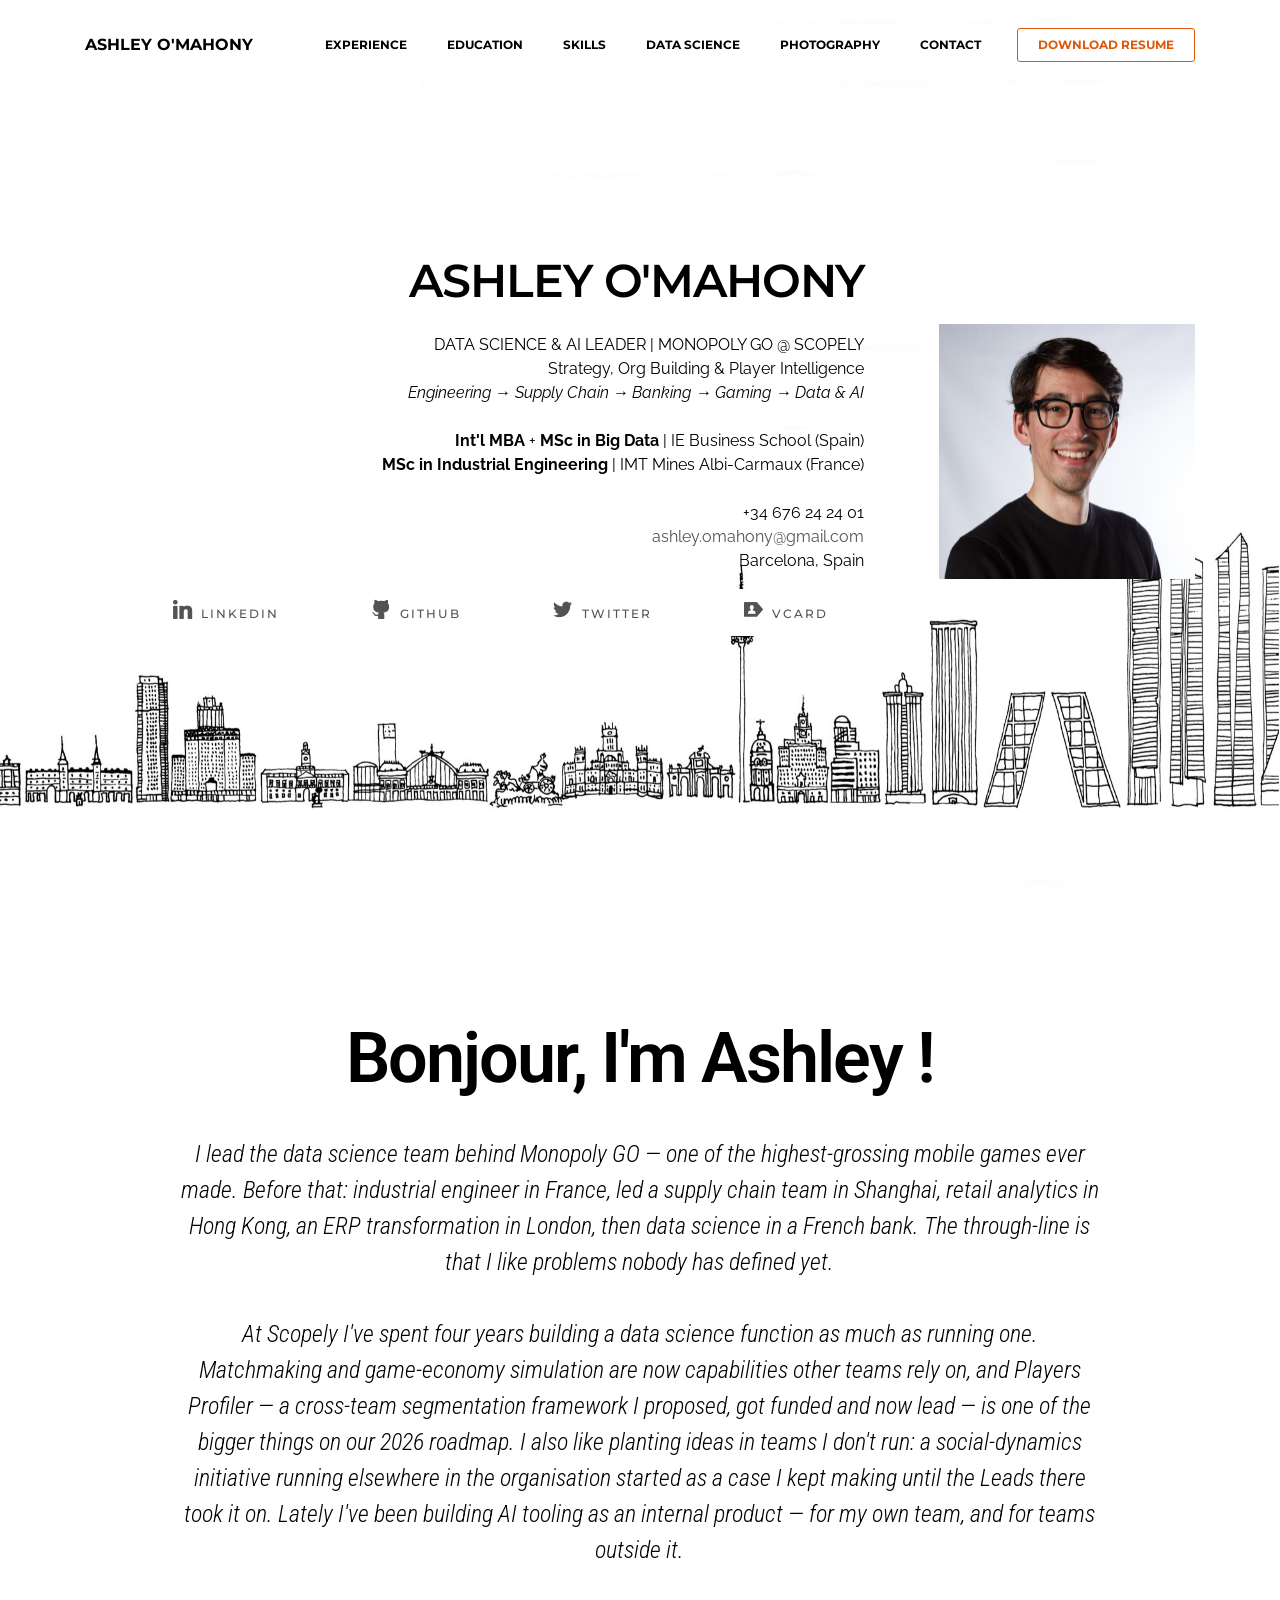
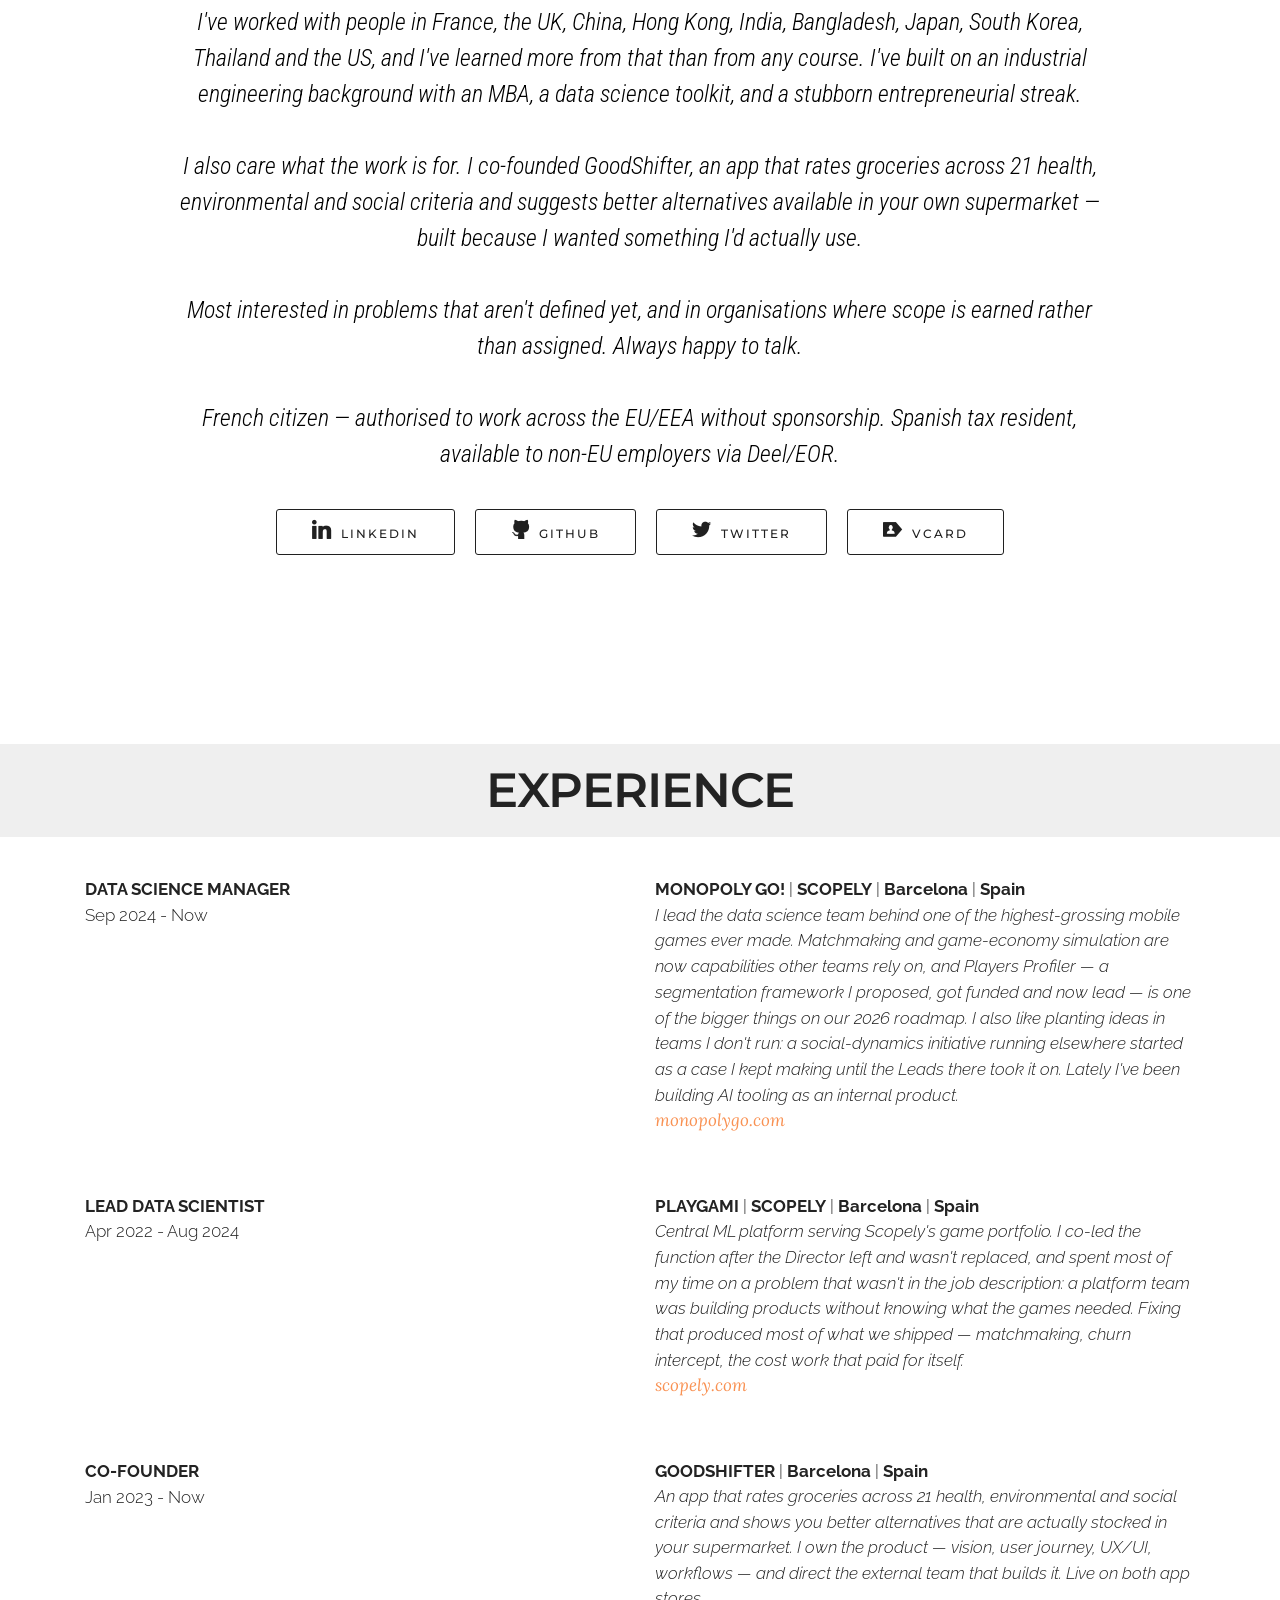
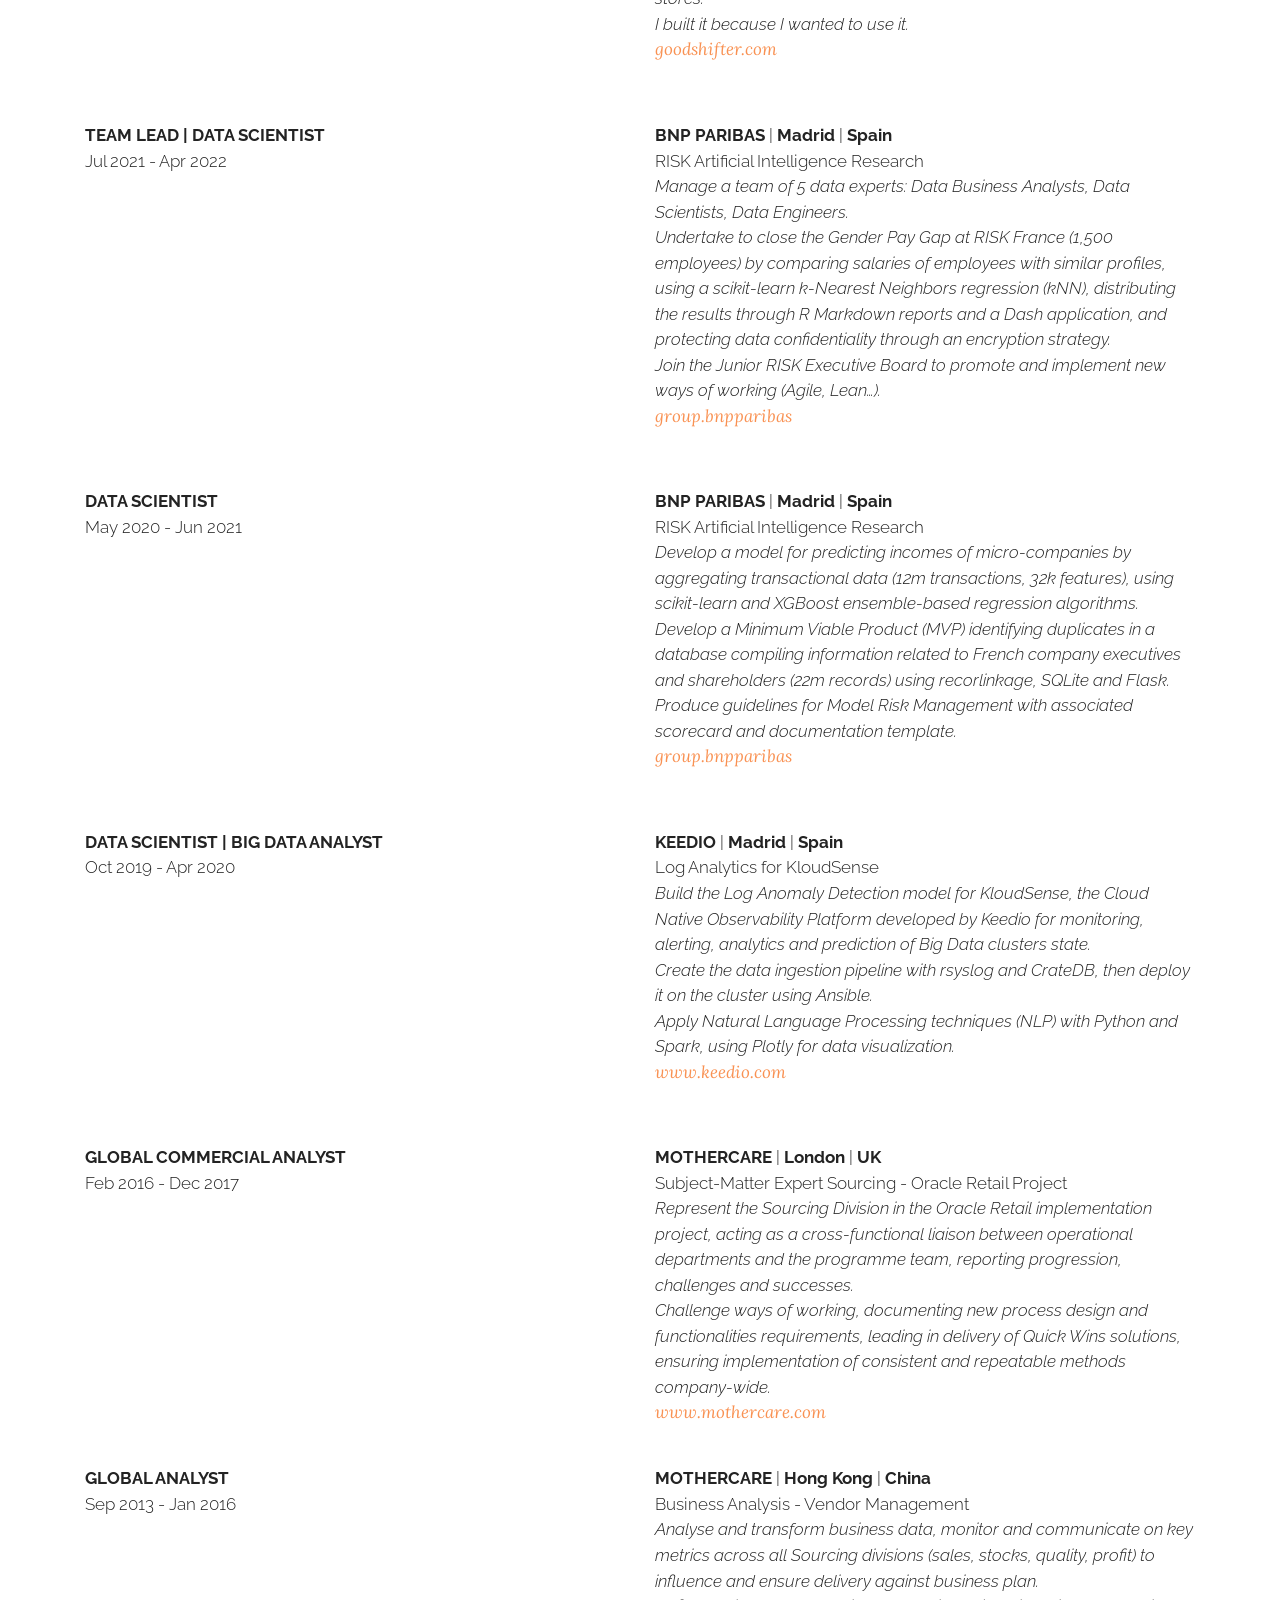
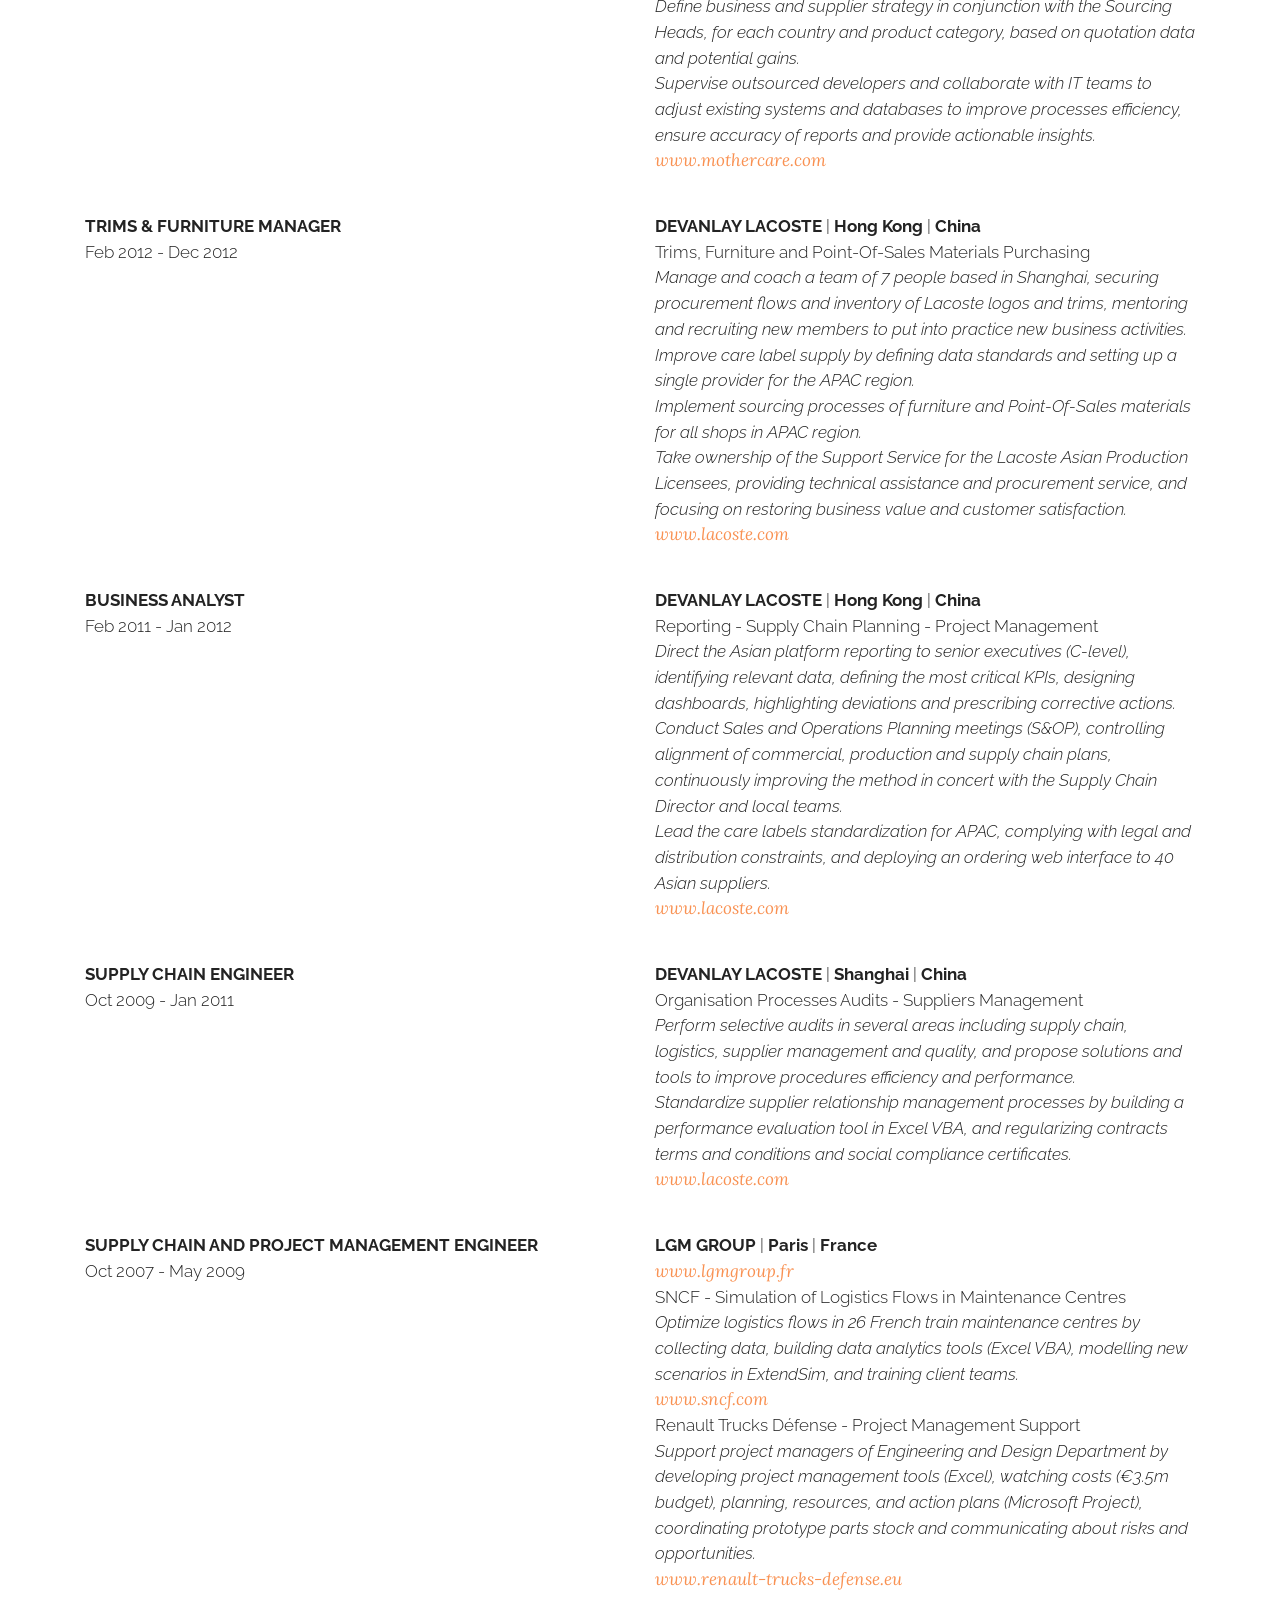
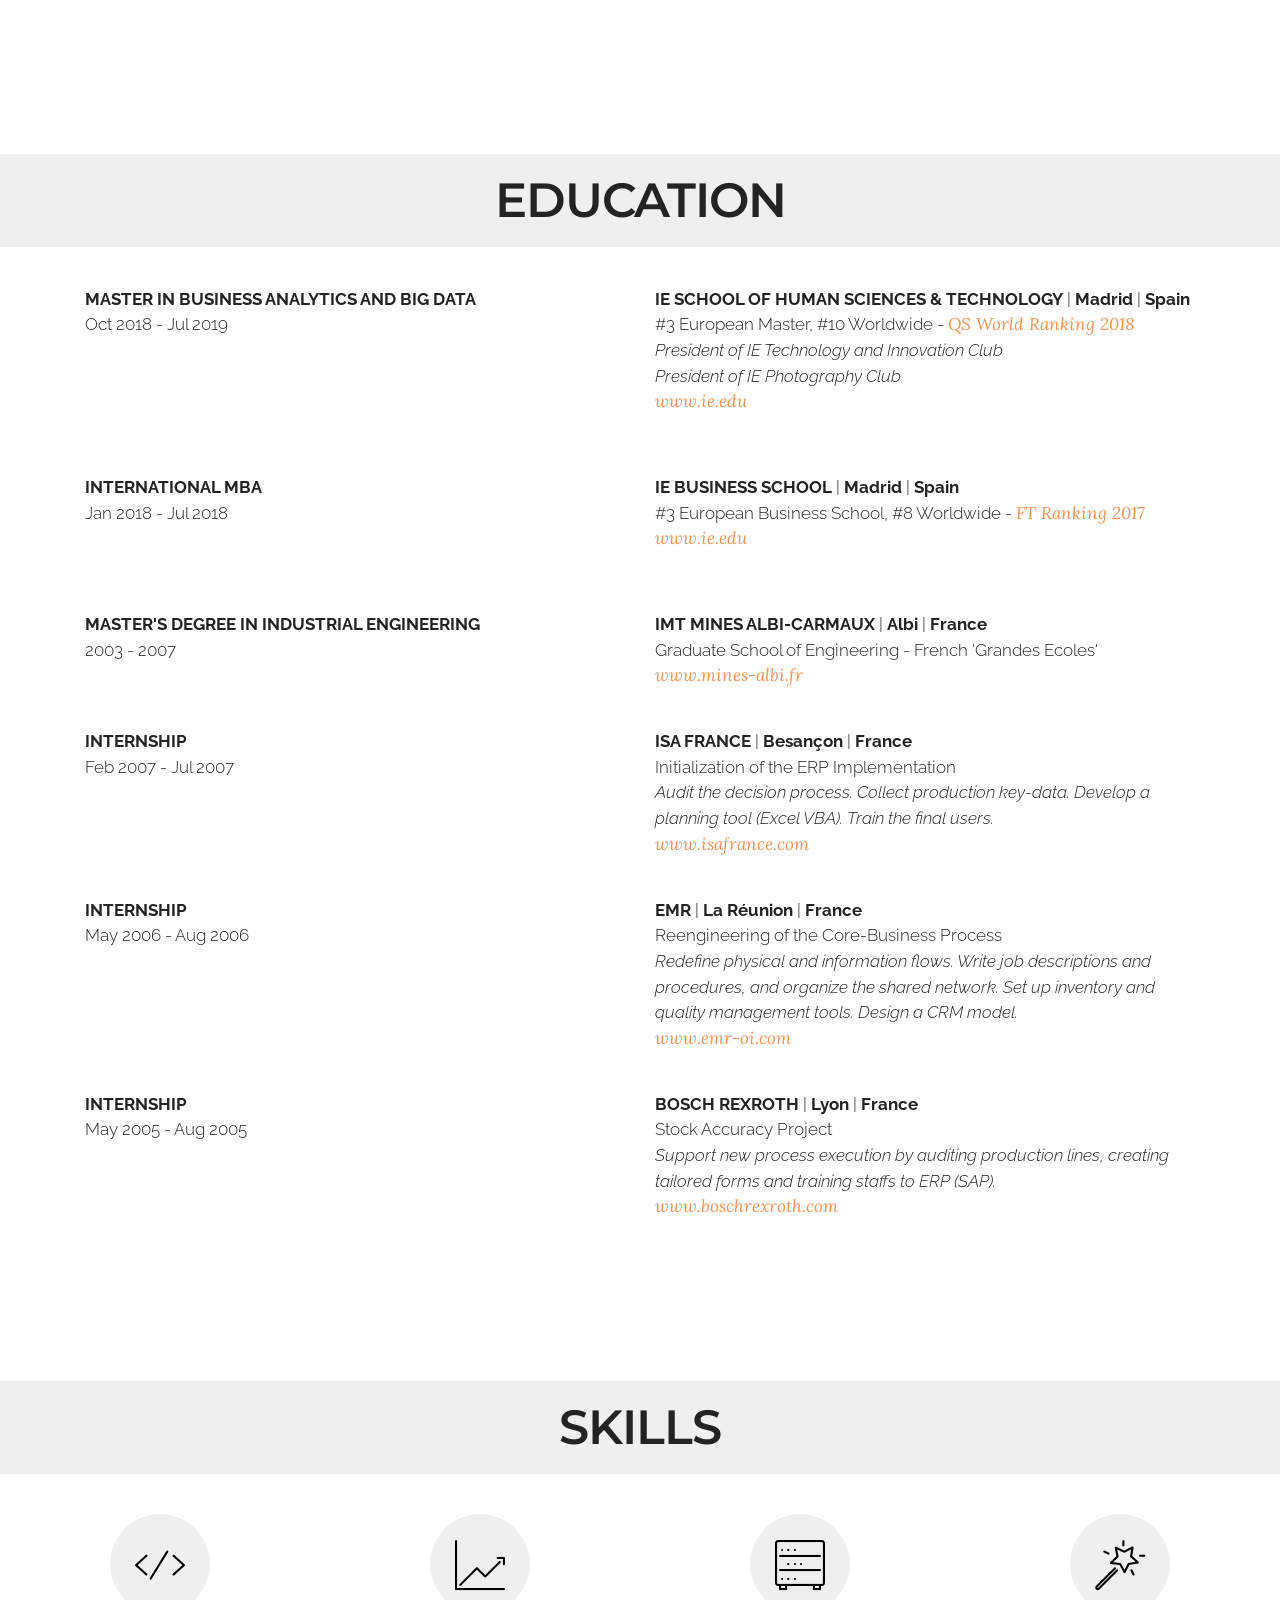
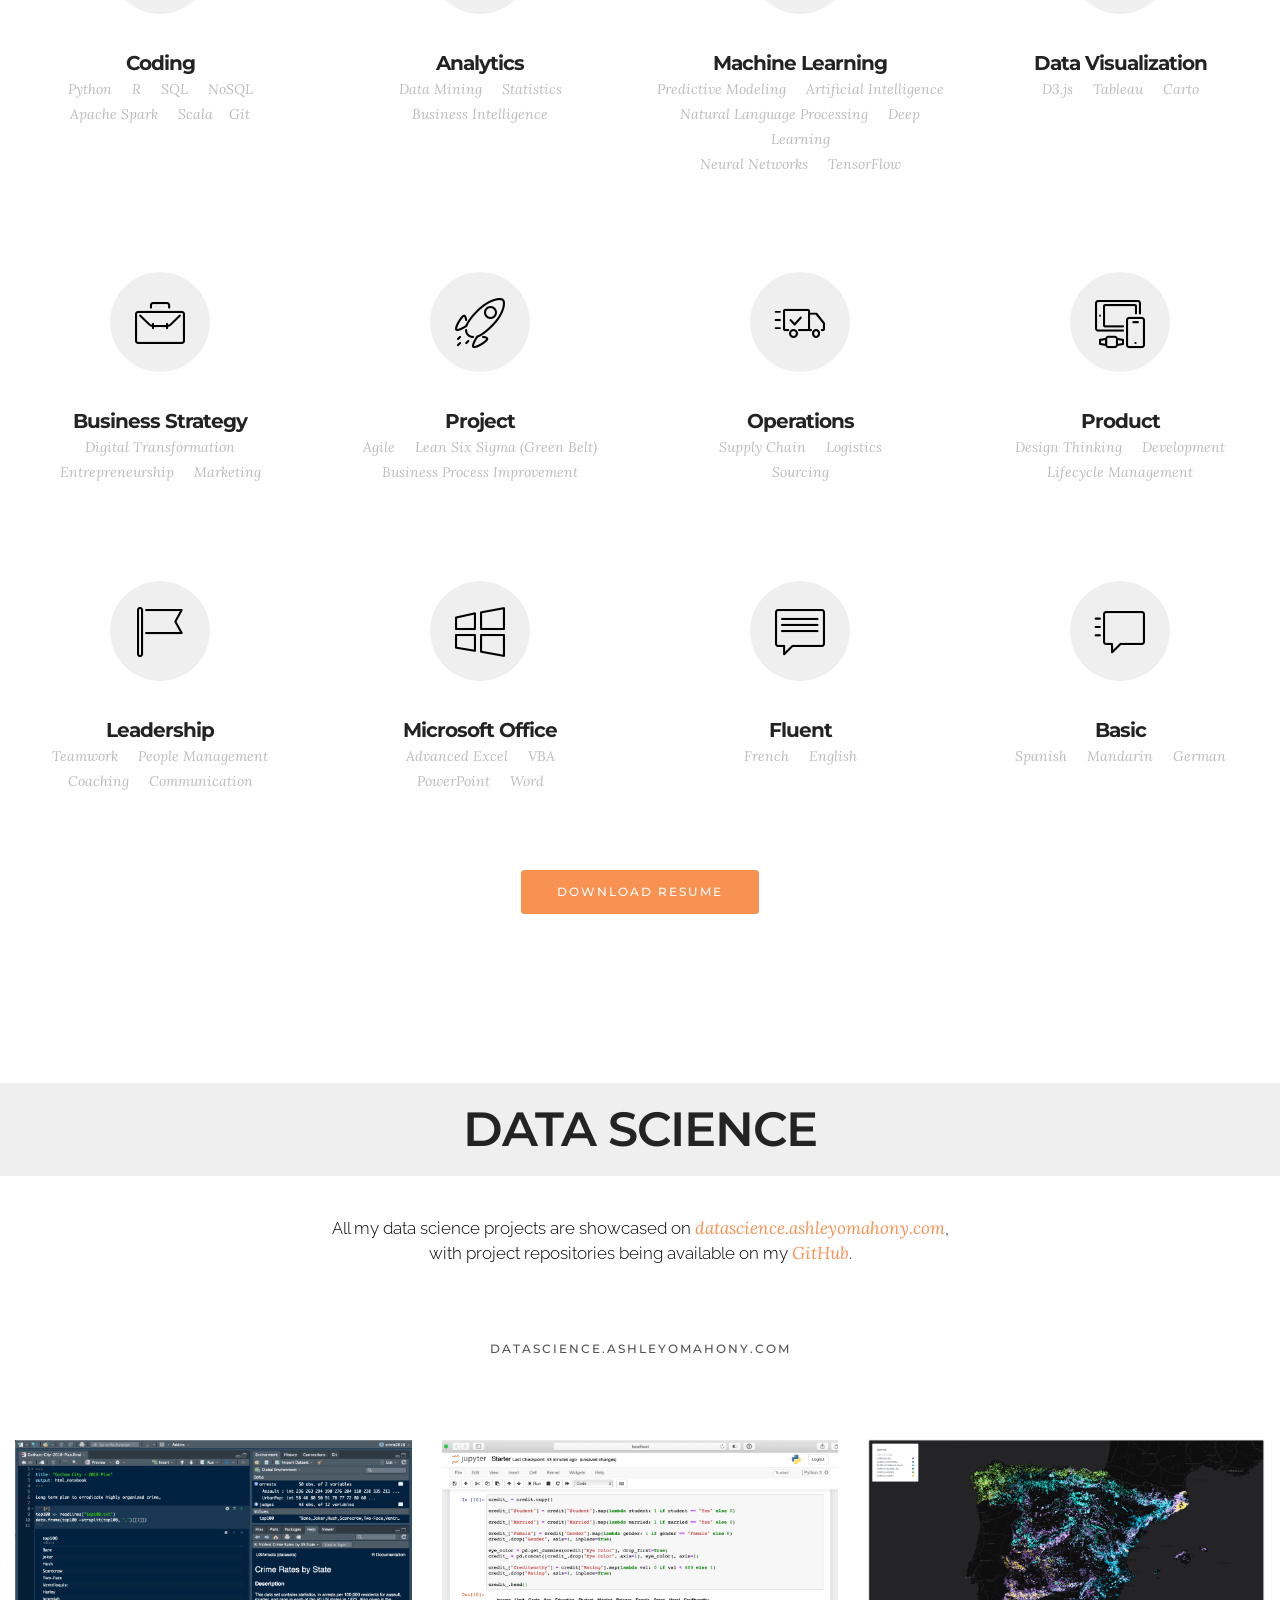
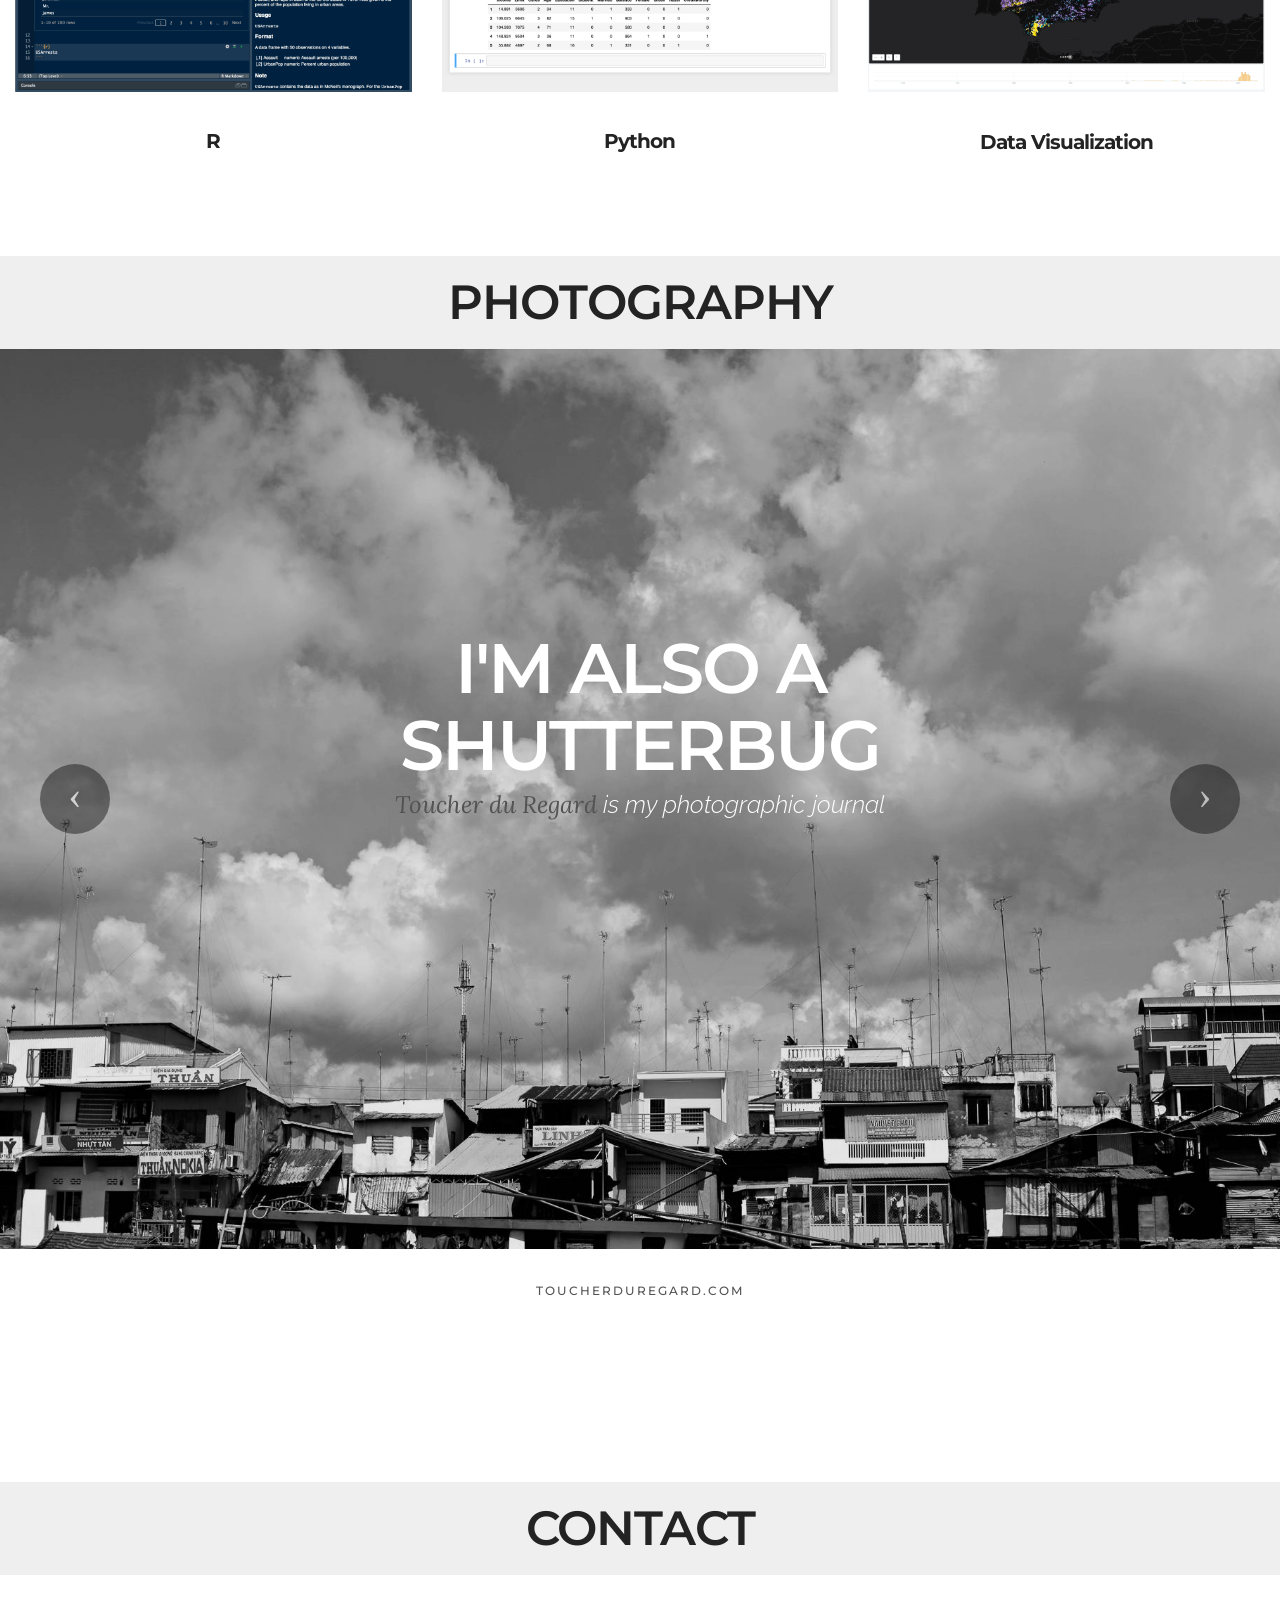
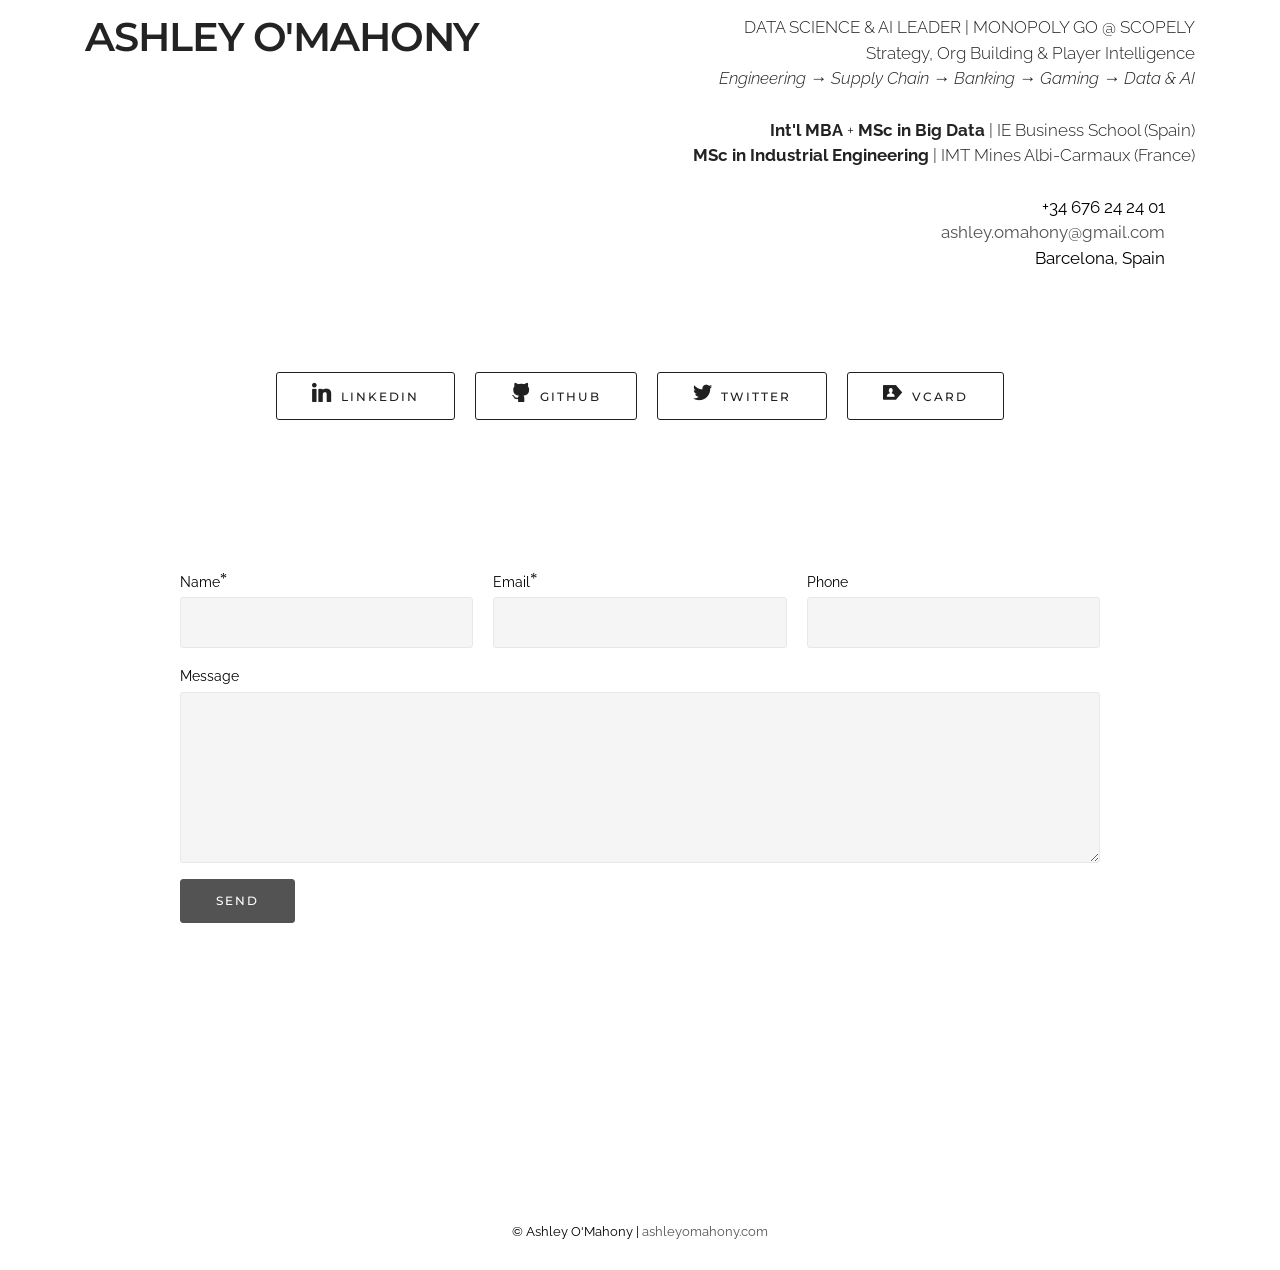
<file: index.html>
<!DOCTYPE html>
<html  >
<head>
  <!-- Site made with Mobirise Website Builder v4.9.7, https://mobirise.com -->
  <meta charset="UTF-8">
  <meta http-equiv="X-UA-Compatible" content="IE=edge">
  <meta name="generator" content="Mobirise v4.9.7, mobirise.com">
  <meta name="viewport" content="width=device-width, initial-scale=1, minimum-scale=1">
  <link rel="shortcut icon" href="assets/images/ao2-128x128.png" type="image/x-icon">
  <meta name="description" content="Ashley O'Mahony | Data Science & AI Leader | Monopoly GO @ Scopely
Strategy, Org Building & Player Intelligence | Engineering → Supply Chain → Banking → Gaming → Data & AI
Int'l MBA | MSc in Big Data | MSc in Industrial Engineering

His professional experience, his educational background, his passion for photography, and his contact details.

Download his full resume I ashleyomahony.com">
  
  <title>Ashley O'Mahony | Professional Experience</title>
  <link rel="stylesheet" href="https://fonts.googleapis.com/css?family=Montserrat:400,700">
  <link rel="stylesheet" href="https://fonts.googleapis.com/css?family=Raleway:100,100i,200,200i,300,300i,400,400i,500,500i,600,600i,700,700i,800,800i,900,900i">
  <link rel="stylesheet" href="assets/et-line-font-plugin/style.css">
  <link rel="stylesheet" href="https://fonts.googleapis.com/css?family=Lora:400,700,400italic,700italic&subset=latin">
  <link rel="stylesheet" href="assets/web/assets/mobirise-icons/mobirise-icons.css">
  <link rel="stylesheet" href="assets/tether/tether.min.css">
  <link rel="stylesheet" href="assets/bootstrap/css/bootstrap.min.css">
  <link rel="stylesheet" href="assets/dropdown/css/style.css">
  <link rel="stylesheet" href="assets/socicon/css/styles.css">
  <link rel="stylesheet" href="assets/theme/css/style.css">
  <link rel="stylesheet" href="assets/mobirise/css/mbr-additional.css" type="text/css">
  
  
  
</head>
<body>

<!-- Google Analytics -->
<script>
  (function(i,s,o,g,r,a,m){i['GoogleAnalyticsObject']=r;i[r]=i[r]||function(){
  (i[r].q=i[r].q||[]).push(arguments)},i[r].l=1*new Date();a=s.createElement(o),
  m=s.getElementsByTagName(o)[0];a.async=1;a.src=g;m.parentNode.insertBefore(a,m)
  })(window,document,'script','https://www.google-analytics.com/analytics.js','ga');

  ga('create', 'UA-37753521-1', 'auto');
  ga('send', 'pageview');

</script>
<!-- /Google Analytics -->


  <section id="menu-0" data-rv-view="0">

    <nav class="navbar navbar-dropdown transparent navbar-fixed-top bg-color">
        <div class="container">

            <div class="mbr-table">
                <div class="mbr-table-cell">

                    <div class="navbar-brand">
                        
                        <a class="navbar-caption text-black" href="http://ashleyomahony.com">ASHLEY O'MAHONY</a>
                    </div>

                </div>
                <div class="mbr-table-cell">

                    <button class="navbar-toggler pull-xs-right hidden-md-up" type="button" data-toggle="collapse" data-target="#exCollapsingNavbar">
                        <div class="hamburger-icon"></div>
                    </button>

                    <ul class="nav-dropdown collapse pull-xs-right nav navbar-nav navbar-toggleable-sm" id="exCollapsingNavbar"><li class="nav-item"><a class="nav-link link" href="index.html#header3-11">EXPERIENCE</a></li><li class="nav-item"><a class="nav-link link" href="index.html#header3-12">EDUCATION</a></li><li class="nav-item"><a class="nav-link link" href="index.html#header3-13">SKILLS</a></li><li class="nav-item"><a class="nav-link link" href="index.html#header3-2i">DATA SCIENCE</a></li><li class="nav-item"><a class="nav-link link" href="index.html#header3-1f">PHOTOGRAPHY</a></li><li class="nav-item"><a class="nav-link link" href="index.html#header3-1p">CONTACT</a></li><li class="nav-item nav-btn"><a class="nav-link btn btn-primary-outline btn-primary" href="https://drive.google.com/open?id=1dz-HZq5PjAVc2SQXt1TEFGImQEeccuc3" target="_blank">DOWNLOAD RESUME</a></li></ul>
                    <button hidden="" class="navbar-toggler navbar-close" type="button" data-toggle="collapse" data-target="#exCollapsingNavbar">
                        <div class="close-icon"></div>
                    </button>

                </div>
            </div>

        </div>
    </nav>

</section>

<section class="engine"><a href="https://mobirise.info/u">bootstrap responsive templates</a></section><section class="mbr-section mbr-section-hero mbr-section-full header2 mbr-parallax-background mbr-after-navbar" id="header2-1" data-rv-view="4" style="background-image: url(assets/images/londondraw-1-2000x1521-copy-2000x1521.png);">

    

    <div class="mbr-table mbr-table-full">
        <div class="mbr-table-cell">

            <div class="container">
                <div class="mbr-section row">
                    <div class="mbr-table-md-up">
                        
                        
                        

                        <div class="mbr-table-cell col-md-5 content-size text-xs-center text-md-right">

                            <h3 class="mbr-section-title display-2">ASHLEY O'MAHONY</h3>

                            <div class="mbr-section-text">
                                <p>DATA SCIENCE &amp; AI LEADER | MONOPOLY GO @ SCOPELY<br>Strategy, Org Building &amp; Player Intelligence<br><em>Engineering → Supply Chain → Banking → Gaming → Data &amp; AI</em><br><br><strong>Int'l MBA</strong> + <strong>MSc in Big Data</strong> | IE Business School (Spain)<br><strong>MSc in Industrial Engineering</strong> | IMT Mines Albi-Carmaux (France)<br><br>+34 676 24 24 01<br><a href="mailto:ashley.omahony@gmail.com" class="text-black">ashley.omahony@gmail.com</a><br>Barcelona, Spain<br></p>
                            </div>

                            <div class="mbr-section-btn"> <a class="btn btn-white" href="https://www.linkedin.com/in/ashleyomahony/" target="_blank"><span class="socicon socicon-linkedin mbr-iconfont mbr-iconfont-btn"></span>LINKEDIN</a> <a class="btn btn-white" href="http://github.com/ashomah" target="_blank"><span class="socicon socicon-github mbr-iconfont mbr-iconfont-btn"></span>GITHUB</a> <a class="btn btn-white" href="https://twitter.com/AshleyOMahony" target="_blank"><span class="socicon socicon-twitter mbr-iconfont mbr-iconfont-btn"></span>TWITTER</a>  <a class="btn btn-white" href="http://ashleyomahony.com/Ashley_OMahony.vcf" target="_blank"><span class="socicon socicon-persona mbr-iconfont mbr-iconfont-btn"></span>VCARD</a> </div>

                        </div>
                        <div class="mbr-table-cell mbr-valign-top mbr-left-padding-md-up col-md-7 image-size" style="width: 29%;">
                            <div class="mbr-figure"><img src="assets/images/file-1024x1024.jpg" alt="Ashley O'Mahony" title="Ashley O'Mahony"></div>
                        </div>

                    </div>
                </div>
            </div>

        </div>
    </div>

    

</section>

<section class="mbr-section mbr-section-hero mbr-section-full" id="header1-a" data-rv-view="7" style="background-color: rgb(255, 255, 255);">

    

    <div class="mbr-table-cell">

        <div class="container">
            <div class="row">
                <div class="mbr-section col-md-10 col-md-offset-1 text-xs-center">

                    <h1 class="mbr-section-title display-1">Bonjour, I'm Ashley !</h1>
                    <p class="mbr-section-lead lead"><br>I lead the data science team behind Monopoly GO — one of the highest-grossing mobile games ever made. Before that: industrial engineer in France, led a supply chain team in Shanghai, retail analytics in Hong Kong, an ERP transformation in London, then data science in a French bank. The through-line is that I like problems nobody has defined yet.<br><br>At Scopely I've spent four years building a data science function as much as running one. Matchmaking and game-economy simulation are now capabilities other teams rely on, and Players Profiler — a cross-team segmentation framework I proposed, got funded and now lead — is one of the bigger things on our 2026 roadmap. I also like planting ideas in teams I don't run: a social-dynamics initiative running elsewhere in the organisation started as a case I kept making until the Leads there took it on. Lately I've been building AI tooling as an internal product — for my own team, and for teams outside it.<br><br>I've worked with people in France, the UK, China, Hong Kong, India, Bangladesh, Japan, South Korea, Thailand and the US, and I've learned more from that than from any course. I've built on an industrial engineering background with an MBA, a data science toolkit, and a stubborn entrepreneurial streak.<br><br>I also care what the work is for. I co-founded GoodShifter, an app that rates groceries across 21 health, environmental and social criteria and suggests better alternatives available in your own supermarket — built because I wanted something I'd actually use.<br><br>Most interested in problems that aren't defined yet, and in organisations where scope is earned rather than assigned. Always happy to talk.<br><br>French citizen — authorised to work across the EU/EEA without sponsorship. Spanish tax resident, available to non-EU employers via Deel/EOR.<br></p>
                    <div class="mbr-section-btn">  <a class="btn btn-lg btn-black-outline btn-black" href="https://www.linkedin.com/in/ashleyomahony" target="_blank"><span class="socicon socicon-linkedin mbr-iconfont mbr-iconfont-btn"></span>LINKEDIN</a> <a class="btn btn-lg btn-black-outline btn-black" href="http://github.com/ashomah" target="_blank"><span class="socicon socicon-github mbr-iconfont mbr-iconfont-btn"></span>GITHUB</a> <a class="btn btn-lg btn-black-outline btn-black" href="https://twitter.com/AshleyOMahony" target="_blank"><span class="socicon socicon-twitter mbr-iconfont mbr-iconfont-btn"></span>TWITTER</a> <a class="btn btn-lg btn-black-outline btn-black" href="http://ashleyomahony.com/Ashley_OMahony.vcf" target="_blank"><span class="socicon socicon-persona mbr-iconfont mbr-iconfont-btn"></span>VCARD</a>   </div>
                </div>
            </div>
        </div>
    </div>

    

</section>

<section class="mbr-section mbr-section__container article" id="header3-11" data-rv-view="10" style="background-color: rgb(255, 255, 255); padding-top: 20px; padding-bottom: 40px;">
    <div class="container">
        <div class="row">
            <div class="col-xs-12">
                <h3 class="mbr-section-title display-2"></h3>
                
            </div>
        </div>
    </div>
</section>

<section class="mbr-section mbr-section__container article" id="header3-g" data-rv-view="12" style="background-color: rgb(239, 239, 239); padding-top: 20px; padding-bottom: 20px;">
    <div class="container">
        <div class="row">
            <div class="col-xs-12">
                <h3 class="mbr-section-title display-2">EXPERIENCE</h3>
                
            </div>
        </div>
    </div>
</section>

<section class="mbr-section article mbr-section__container" id="content6-2w" data-rv-view="14" style="background-color: rgb(255, 255, 255); padding-top: 40px; padding-bottom: 20px;">

    <div class="container">
        <div class="row">
            <div class="col-xs-12 col-md-6 lead"><p><strong>DATA SCIENCE MANAGER</strong></p><p><span style="font-size: 1.07rem; line-height: 1.5;">Sep 2024 - Now</span><br></p></div>
            <div class="col-xs-12 col-md-6 lead"><p><strong>MONOPOLY GO!</strong> | <strong>SCOPELY</strong>&nbsp;| <strong>Barcelona</strong> | <strong>Spain</strong></p><p><em><span style="font-size: 17.12px;">I lead the data science team behind one of the highest-grossing mobile games ever&nbsp;</span><span style="font-size: 17.12px;">made. Matchmaking and game-economy simulation are now capabilities other teams rely&nbsp;</span><span style="font-size: 17.12px;">on, and Players Profiler — a segmentation framework I proposed, got funded and now&nbsp;</span><span style="font-size: 17.12px;">lead — is one of the bigger things on our 2026 roadmap. I also like planting ideas&nbsp;</span><span style="font-size: 17.12px;">in teams I don't run: a social-dynamics initiative running elsewhere started as a&nbsp;</span><span style="font-size: 17.12px;">case I kept making until the Leads there took it on. Lately I've been building AI&nbsp;</span><span style="font-size: 17.12px;">tooling as an internal product.</span></em></p><p><em><a href="https://www.monopolygo.com/" target="_blank">monopolygo.com</a></em><br></p></div>
        </div>
    </div>

</section>

<section class="mbr-section article mbr-section__container" id="content6-2x" data-rv-view="16" style="background-color: rgb(255, 255, 255); padding-top: 40px; padding-bottom: 20px;">

    <div class="container">
        <div class="row">
            <div class="col-xs-12 col-md-6 lead"><p><strong>LEAD DATA SCIENTIST</strong></p><p><span style="font-size: 1.07rem; line-height: 1.5;">Apr 2022 - Aug 2024</span><br></p></div>
            <div class="col-xs-12 col-md-6 lead"><p><strong>PLAYGAMI</strong>&nbsp;|&nbsp;<strong>SCOPELY</strong> | <strong>Barcelona</strong>&nbsp;| <strong>Spain</strong></p><p><em><span style="font-size: 17.12px;">Central ML platform serving Scopely's game portfolio. I co-led the function after&nbsp;</span><span style="font-size: 17.12px;">the Director left and wasn't replaced, and spent most of my time on a problem that&nbsp;</span><span style="font-size: 17.12px;">wasn't in the job description: a platform team was building products without knowing&nbsp;</span><span style="font-size: 17.12px;">what the games needed. Fixing that produced most of what we shipped — matchmaking,&nbsp;</span><span style="font-size: 17.12px;">churn intercept, the cost work that paid for itself.</span></em></p><p><em><a href="https://www.scopely.com" target="_blank">scopely.com</a></em><br></p></div>
        </div>
    </div>

</section>

<section class="mbr-section article mbr-section__container" id="content6-2y" data-rv-view="137" style="background-color: rgb(255, 255, 255); padding-top: 40px; padding-bottom: 20px;">

    <div class="container">
        <div class="row">
            <div class="col-xs-12 col-md-6 lead"><p><span style="font-size: 1.07rem;"><strong>CO-FOUNDER</strong></span></p><p><span style="font-size: 1.07rem;">Jan 2023 - Now</span><br></p></div>
            <div class="col-xs-12 col-md-6 lead"><p><strong>GOODSHIFTER</strong> | <strong>Barcelona</strong> | <strong>Spain</strong></p><p><em>An app that rates groceries across 21 health, environmental and social criteria and&nbsp;</em><em>shows you better alternatives that are actually stocked in your supermarket. I own&nbsp;</em><em>the product — vision, user journey, UX/UI, workflows — and direct the external team&nbsp;</em><em>that builds it. Live on both app stores.</em></p><p><em>I built it because I wanted to use it.</em></p><p><em><span style="font-size: 1.07rem;"><a href="https://goodshifter.com" target="_blank">g</a></span><a href="https://goodshifter.com" target="_blank">oodshifter.com</a></em><br></p></div>
        </div>
    </div>

</section>

<section class="mbr-section article mbr-section__container" id="content6-2v" data-rv-view="18" style="background-color: rgb(255, 255, 255); padding-top: 40px; padding-bottom: 20px;">

    <div class="container">
        <div class="row">
            <div class="col-xs-12 col-md-6 lead"><p><strong>TEAM LEAD | DATA SCIENTIST</strong></p><p><span style="font-size: 1.07rem; line-height: 1.5;">Jul 2021 - Apr 2022</span><br></p></div>
            <div class="col-xs-12 col-md-6 lead"><p><strong>BNP PARIBAS</strong> | <strong>Madrid</strong> | <strong>Spain</strong></p><p><span style="font-size: 1.07rem; line-height: 1.5;">RISK Artificial Intelligence Research</span><br></p><p><em>Manage a team of 5 data experts: Data Business Analysts, Data Scientists, Data Engineers.</em></p><p><em>Undertake to close the Gender Pay Gap at RISK France (1,500 employees) by comparing salaries of employees with similar profiles, using a scikit-learn k-Nearest Neighbors regression (kNN), distributing the results through R Markdown reports and a Dash application, and protecting data confidentiality through an encryption strategy.</em></p><p><em>Join the Junior RISK Executive Board to promote and implement new ways of working (Agile, Lean…).</em><br></p><p><em><a href="http://www.keedio.com" target="_blank">group.bnpparibas</a></em><br></p></div>
        </div>
    </div>

</section>

<section class="mbr-section article mbr-section__container" id="content6-2u" data-rv-view="20" style="background-color: rgb(255, 255, 255); padding-top: 40px; padding-bottom: 20px;">

    <div class="container">
        <div class="row">
            <div class="col-xs-12 col-md-6 lead"><p><strong>DATA SCIENTIST</strong></p><p><span style="font-size: 1.07rem; line-height: 1.5;">May 2020 - Jun 2021</span><br></p></div>
            <div class="col-xs-12 col-md-6 lead"><p><strong>BNP PARIBAS</strong> | <strong>Madrid</strong> | <strong>Spain</strong></p><p><span style="font-size: 1.07rem; line-height: 1.5;">RISK Artificial Intelligence Research</span><br></p><p><em>Develop a model for predicting incomes of micro-companies by aggregating transactional data (12m transactions, 32k features), using scikit-learn and XGBoost ensemble-based regression algorithms.</em></p><p><em>Develop a Minimum Viable Product (MVP) identifying duplicates in a database compiling information related to French company executives and shareholders (22m records) using recorlinkage, SQLite and Flask.</em></p><p><em>Produce guidelines for Model Risk Management with associated scorecard and documentation template.</em></p><p><em><a href="http://www.keedio.com" target="_blank">group.bnpparibas</a></em><br></p></div>
        </div>
    </div>

</section>

<section class="mbr-section article mbr-section__container" id="content6-2t" data-rv-view="22" style="background-color: rgb(255, 255, 255); padding-top: 40px; padding-bottom: 20px;">

    <div class="container">
        <div class="row">
            <div class="col-xs-12 col-md-6 lead"><p><strong>DATA SCIENTIST | BIG DATA ANALYST</strong></p><p><span style="font-size: 1.07rem; line-height: 1.5;">Oct 2019 - Apr 2020</span><br></p></div>
            <div class="col-xs-12 col-md-6 lead"><p><strong>KEEDIO</strong> | <strong>Madrid</strong> | <strong>Spain</strong></p><p><span style="font-size: 1.07rem; line-height: 1.5;">Log Analytics for KloudSense</span><br></p><p><em>Build the Log Anomaly Detection model for KloudSense, the Cloud Native Observability Platform developed by Keedio for monitoring, alerting, analytics and prediction of Big Data clusters state.</em></p><p><em>Create the data ingestion pipeline with rsyslog and CrateDB, then deploy it on the cluster using Ansible.</em></p><p><em>Apply Natural Language Processing techniques (NLP) with Python and Spark, using Plotly for data visualization.</em></p><p><em><a href="http://www.keedio.com" target="_blank">www.keedio.com</a></em><br></p></div>
        </div>
    </div>

</section>

<section class="mbr-section article mbr-section__container" id="content6-j" data-rv-view="24" style="background-color: rgb(255, 255, 255); padding-top: 40px; padding-bottom: 20px;">

    <div class="container">
        <div class="row">
            <div class="col-xs-12 col-md-6 lead"><p><strong>GLOBAL COMMERCIAL ANALYST</strong></p><p><span style="font-size: 1.07rem; line-height: 1.5;">Feb 2016 - Dec 2017</span><br></p></div>
            <div class="col-xs-12 col-md-6 lead"><p><strong>MOTHERCARE</strong> | <strong>London</strong> | <strong>UK</strong></p><p><span style="font-size: 1.07rem; line-height: 1.5;">Subject-Matter Expert Sourcing&nbsp;-&nbsp;Oracle Retail Project</span><br></p><p><em>Represent the Sourcing Division in the Oracle Retail implementation project, acting as a cross-functional liaison between operational departments and the programme team, reporting progression, challenges and successes.</em></p><p><em>Challenge ways of working, documenting new process design and functionalities requirements, leading in delivery of Quick Wins solutions, ensuring implementation of consistent and repeatable methods company-wide.</em></p><p><em><a href="http://www.mothercare.com" target="_blank">www.mothercare.com</a></em><br></p></div>
        </div>
    </div>

</section>

<section class="mbr-section article mbr-section__container" id="content6-n" data-rv-view="26" style="background-color: rgb(255, 255, 255); padding-top: 20px; padding-bottom: 20px;">

    <div class="container">
        <div class="row">
            <div class="col-xs-12 col-md-6 lead"><p><strong>GLOBAL ANALYST</strong></p><p><span style="font-size: 1.07rem; line-height: 1.5;">Sep 2013 - Jan 2016</span><br></p></div>
            <div class="col-xs-12 col-md-6 lead"><p><strong>MOTHERCARE</strong> | <strong>Hong Kong</strong>&nbsp;| <strong>China</strong></p><p><span style="font-size: 1.07rem; line-height: 1.5;">Business Analysis - Vendor Management</span></p><p><em>Analyse and transform business data, monitor and communicate on key metrics across all Sourcing divisions (sales, stocks, quality, profit) to influence and ensure delivery against business plan.</em></p><p><em>Define business and supplier strategy in conjunction with the Sourcing Heads, for each country and product category, based on quotation data and potential gains.</em></p><p><em>Supervise outsourced developers and collaborate with IT teams to adjust existing systems and databases to improve processes efficiency, ensure accuracy of reports and provide actionable insights.</em></p><p><em><a href="http://www.mothercare.com" target="_blank">www.mothercare.com</a></em><br></p></div>
        </div>
    </div>

</section>

<section class="mbr-section article mbr-section__container" id="content6-r" data-rv-view="28" style="background-color: rgb(255, 255, 255); padding-top: 20px; padding-bottom: 20px;">

    <div class="container">
        <div class="row">
            <div class="col-xs-12 col-md-6 lead"><p><span style="font-size: 1.07rem; line-height: 1.5;"><strong>TRIMS &amp; FURNITURE MANAGER</strong></span></p><p><span style="font-size: 1.07rem; line-height: 1.5;">Feb 2012 - Dec 2012</span><br></p></div>
            <div class="col-xs-12 col-md-6 lead"><p><strong>DEVANLAY LACOSTE</strong> | <strong>Hong Kong</strong>&nbsp;| <strong>China</strong></p><p><span style="font-size: 1.07rem;">Trims, Furniture and Point-Of-Sales Materials Purchasing</span><br></p><p><em>Manage and coach a team of 7 people based in Shanghai, securing procurement flows and inventory of Lacoste logos and trims, mentoring and recruiting new members to put into practice new business activities.</em></p><p><em>Improve care label supply by defining data standards and setting up a single provider for the APAC region.</em></p><p><em>Implement sourcing processes of furniture and Point-Of-Sales materials for all shops in APAC region.</em></p><p><em>Take ownership of the Support Service for the Lacoste Asian Production Licensees, providing technical assistance and procurement service, and focusing on restoring business value and customer satisfaction.</em></p><p><a href="http://www.lacoste.com/" target="_blank" style="font-size: 1.07rem; background-color: rgb(255, 255, 255);">www.lacoste.com</a><br></p></div>
        </div>
    </div>

</section>

<section class="mbr-section article mbr-section__container" id="content6-s" data-rv-view="30" style="background-color: rgb(255, 255, 255); padding-top: 20px; padding-bottom: 20px;">

    <div class="container">
        <div class="row">
            <div class="col-xs-12 col-md-6 lead"><p><span style="font-size: 1.07rem; line-height: 1.5;"><strong>BUSINESS ANALYST</strong></span></p><p><span style="font-size: 1.07rem; line-height: 1.5;">Feb 2011 - Jan 2012</span><br></p></div>
            <div class="col-xs-12 col-md-6 lead"><p><strong>DEVANLAY LACOSTE</strong> | <strong>Hong Kong</strong>&nbsp;| <strong>China</strong></p><p><span style="font-size: 1.07rem; line-height: 1.5;">Reporting - Supply Chain&nbsp;Planning -&nbsp;Project Management</span></p><p><em>Direct the Asian platform reporting to senior executives (C-level), identifying relevant data, defining the most critical KPIs, designing dashboards, highlighting deviations and prescribing corrective actions.</em></p><p><em>Conduct Sales and Operations Planning meetings (S&amp;OP), controlling alignment of commercial, production and supply chain plans, continuously improving the method in concert with the Supply Chain Director and local teams.</em></p><p><em>Lead the care labels standardization for APAC, complying with legal and distribution constraints, and deploying an ordering web interface to 40 Asian suppliers.</em></p><p><a href="http://www.lacoste.com/" target="_blank" style="font-size: 1.07rem; background-color: rgb(255, 255, 255); line-height: 1.5;">www.lacoste.com</a><br></p></div>
        </div>
    </div>

</section>

<section class="mbr-section article mbr-section__container" id="content6-u" data-rv-view="32" style="background-color: rgb(255, 255, 255); padding-top: 20px; padding-bottom: 20px;">

    <div class="container">
        <div class="row">
            <div class="col-xs-12 col-md-6 lead"><p><span style="font-size: 1.07rem; line-height: 1.5;"><strong>SUPPLY CHAIN ENGINEER</strong></span></p><p><span style="font-size: 1.07rem; line-height: 1.5;">Oct 2009 - Jan 2011</span><br></p></div>
            <div class="col-xs-12 col-md-6 lead"><p><strong>DEVANLAY LACOSTE</strong> | <strong>Shanghai</strong>&nbsp;| <strong>China</strong></p><p><span style="font-size: 1.07rem; line-height: 1.5;">Organisation Processes Audits - Suppliers Management</span></p><p><em>Perform selective audits in several areas including supply chain, logistics, supplier management and quality, and propose solutions and tools to improve procedures efficiency and performance.</em></p><p><em>Standardize supplier relationship management processes by building a performance evaluation tool in Excel VBA, and regularizing contracts terms and conditions and social compliance certificates.</em></p><p><a href="http://www.lacoste.com/" target="_blank" style="font-size: 1.07rem; background-color: rgb(255, 255, 255); line-height: 1.5;">www.lacoste.com</a><br></p></div>
        </div>
    </div>

</section>

<section class="mbr-section article mbr-section__container" id="content6-v" data-rv-view="34" style="background-color: rgb(255, 255, 255); padding-top: 20px; padding-bottom: 100px;">

    <div class="container">
        <div class="row">
            <div class="col-xs-12 col-md-6 lead"><p><span style="font-size: 1.07rem; line-height: 1.5;"><strong>SUPPLY CHAIN AND PROJECT MANAGEMENT ENGINEER</strong></span></p><p><span style="font-size: 1.07rem; line-height: 1.5;">Oct 2007 - May 2009</span><br></p></div>
            <div class="col-xs-12 col-md-6 lead"><p><strong>LGM GROUP</strong> | <strong>Paris</strong>&nbsp;| <strong>France</strong></p><p><span style="font-size: 1.07rem; line-height: 1.5;"><a href="http://www.lgmgroup.fr" target="_blank">www.lgmgroup.fr</a></span><br></p><p><span style="font-size: 1.07rem; line-height: 1.5;">SNCF - Simulation of Logistics Flows in Maintenance Centres</span></p><p><em>Optimize logistics flows in 26 French train maintenance centres by collecting data, building data analytics tools (Excel VBA), modelling new scenarios in ExtendSim, and training client teams.</em></p><p><a href="http://www.sncf.com" target="_blank" style="font-size: 1.07rem; background-color: rgb(255, 255, 255);">www.sncf.com</a><br></p><p><em></em></p><p>Renault Trucks Défense - Project Management Support</p><p><em>Support project managers of Engineering and Design Department by developing project management tools (Excel), watching costs (€3.5m budget), planning, resources, and action plans (Microsoft Project), coordinating prototype parts stock and communicating about risks and opportunities.</em></p><p><a href="http://www.renault-trucks-defense.eu" target="_blank" style="font-size: 1.07rem; background-color: rgb(255, 255, 255);">www.renault-trucks-defense.eu</a><br></p><p><a href="www.renault-trucks-defense.eu" target="_blank"></a></p></div>
        </div>
    </div>

</section>

<section class="mbr-section mbr-section__container article" id="header3-12" data-rv-view="36" style="background-color: rgb(255, 255, 255); padding-top: 20px; padding-bottom: 40px;">
    <div class="container">
        <div class="row">
            <div class="col-xs-12">
                <h3 class="mbr-section-title display-2"></h3>
                
            </div>
        </div>
    </div>
</section>

<section class="mbr-section mbr-section__container article" id="header3-w" data-rv-view="38" style="background-color: rgb(239, 239, 239); padding-top: 20px; padding-bottom: 20px;">
    <div class="container">
        <div class="row">
            <div class="col-xs-12">
                <h3 class="mbr-section-title display-2">EDUCATION</h3>
                
            </div>
        </div>
    </div>
</section>

<section class="mbr-section article mbr-section__container" id="content6-2d" data-rv-view="40" style="background-color: rgb(255, 255, 255); padding-top: 40px; padding-bottom: 20px;">

    <div class="container">
        <div class="row">
            <div class="col-xs-12 col-md-6 lead"><p><span style="font-size: 1.07rem;"><strong>MASTER IN BUSINESS ANALYTICS AND BIG DATA</strong></span></p><p><span style="font-size: 1.07rem;">Oct 2018 - Jul 2019</span><br></p></div>
            <div class="col-xs-12 col-md-6 lead"><p><strong>IE SCHOOL OF HUMAN SCIENCES &amp; TECHNOLOGY</strong>&nbsp;| <strong>Madrid</strong>&nbsp;| <strong>Spain</strong></p><p><span style="font-size: 1.07rem; line-height: 1.5;">#3 European Master, #10 Worldwide - <a href="https://www.topuniversities.com/university-rankings/business-masters-rankings/business-analytics/2018" target="_blank">QS World Ranking 2018</a></span><br></p><p><em>President of IE Technology and Innovation Club</em></p><p><em>President of IE Photography Club</em></p><p><a href="http://www.ie.edu" target="_blank">www.ie.edu</a><br></p></div>
        </div>
    </div>

</section>

<section class="mbr-section article mbr-section__container" id="content6-2b" data-rv-view="42" style="background-color: rgb(255, 255, 255); padding-top: 40px; padding-bottom: 20px;">

    <div class="container">
        <div class="row">
            <div class="col-xs-12 col-md-6 lead"><p><span style="font-size: 1.07rem;"><strong>INTERNATIONAL MBA</strong></span></p><p><span style="font-size: 1.07rem;">Jan 2018 - Jul 2018</span><br></p></div>
            <div class="col-xs-12 col-md-6 lead"><p><strong>IE BUSINESS SCHOOL</strong>&nbsp;| <strong>Madrid</strong>&nbsp;| <strong>Spain</strong></p><p><span style="font-size: 1.07rem; line-height: 1.5;">#3 European Business School, #8 Worldwide - <a href="http://rankings.ft.com/businessschoolrankings/ie-business-school" target="_blank">FT Ranking 2017</a></span><br></p><p><a href="http://www.ie.edu" target="_blank">www.ie.edu</a><br></p></div>
        </div>
    </div>

</section>

<section class="mbr-section article mbr-section__container" id="content6-x" data-rv-view="44" style="background-color: rgb(255, 255, 255); padding-top: 40px; padding-bottom: 20px;">

    <div class="container">
        <div class="row">
            <div class="col-xs-12 col-md-6 lead"><p><span style="font-size: 1.07rem; line-height: 1.5;"><strong>MASTER'S DEGREE IN INDUSTRIAL ENGINEERING</strong></span></p><p><span style="font-size: 1.07rem; line-height: 1.5;">2003 - 2007</span><br></p></div>
            <div class="col-xs-12 col-md-6 lead"><p><strong>IMT MINES ALBI-CARMAUX</strong> | <strong>Albi</strong>&nbsp;| <strong>France</strong></p><p><span style="font-size: 1.07rem; line-height: 1.5;">Graduate School of Engineering - French 'Grandes Ecoles'</span><br></p><p><a href="http://www.mines-albi.fr" target="_blank">www.mines-albi.fr</a><a href="http://www.lacoste.com/" target="_blank" style="font-size: 1.07rem; background-color: rgb(255, 255, 255); line-height: 1.5;"></a><br></p></div>
        </div>
    </div>

</section>

<section class="mbr-section article mbr-section__container" id="content6-y" data-rv-view="46" style="background-color: rgb(255, 255, 255); padding-top: 20px; padding-bottom: 20px;">

    <div class="container">
        <div class="row">
            <div class="col-xs-12 col-md-6 lead"><p><span style="font-size: 1.07rem; line-height: 1.5;"><strong>INTERNSHIP</strong></span></p><p><span style="font-size: 1.07rem; line-height: 1.5;">Feb 2007 - Jul 2007</span><br></p></div>
            <div class="col-xs-12 col-md-6 lead"><p><strong>ISA FRANCE</strong> | <strong>Besançon</strong>&nbsp;| <strong>France</strong></p><p><span style="font-size: 1.07rem; line-height: 1.5;">Initialization of the ERP Implementation</span></p><p><em>Audit the decision process.&nbsp;</em><em>Collect production key-data.&nbsp;</em><em>Develop a planning tool (Excel VBA).&nbsp;</em><em>Train the final users.</em></p><p><a href="http://www.isafrance.com/en/home.html" target="_blank">www.isafrance.com</a><a href="http://www.lacoste.com/" target="_blank" style="font-size: 1.07rem; background-color: rgb(255, 255, 255); line-height: 1.5;"></a><br></p></div>
        </div>
    </div>

</section>

<section class="mbr-section article mbr-section__container" id="content6-z" data-rv-view="48" style="background-color: rgb(255, 255, 255); padding-top: 20px; padding-bottom: 20px;">

    <div class="container">
        <div class="row">
            <div class="col-xs-12 col-md-6 lead"><p><span style="font-size: 1.07rem; line-height: 1.5;"><strong>INTERNSHIP</strong></span></p><p><span style="font-size: 1.07rem; line-height: 1.5;">May 2006 - Aug 2006</span><br></p></div>
            <div class="col-xs-12 col-md-6 lead"><p><strong>EMR</strong> | <strong>La Réunion</strong>&nbsp;| <strong>France</strong></p><p><span style="font-size: 1.07rem; line-height: 1.5;">Reengineering of the Core-Business Process</span></p><p><em>Redefine physical and information flows. Write job descriptions and procedures, and organize the shared network. Set up inventory and quality management tools. Design a CRM model.</em></p><p><a href="http://www.emr-oi.com/" target="_blank">www.emr-oi.com</a><a href="http://www.isafrance.com/en/home.html" target="_blank" style="font-size: 1.07rem; background-color: rgb(255, 255, 255); line-height: 1.5;"></a><br></p></div>
        </div>
    </div>

</section>

<section class="mbr-section article mbr-section__container" id="content6-10" data-rv-view="50" style="background-color: rgb(255, 255, 255); padding-top: 20px; padding-bottom: 100px;">

    <div class="container">
        <div class="row">
            <div class="col-xs-12 col-md-6 lead"><p><span style="font-size: 1.07rem; line-height: 1.5;"><strong>INTERNSHIP</strong></span></p><p><span style="font-size: 1.07rem; line-height: 1.5;">May 2005 - Aug 2005</span><br></p></div>
            <div class="col-xs-12 col-md-6 lead"><p><strong>BOSCH REXROTH</strong> | <strong>Lyon</strong>&nbsp;| <strong>France</strong></p><p>Stock Accuracy Project</p><p><em>Support new process execution by auditing production lines, creating tailored forms and training staffs to ERP (SAP).</em></p><p><a href="https://www.boschrexroth.com/" target="_blank">www.boschrexroth.com</a><a href="http://www.isafrance.com/en/home.html" target="_blank" style="font-size: 1.07rem; background-color: rgb(255, 255, 255); line-height: 1.5;"></a><br></p></div>
        </div>
    </div>

</section>

<section class="mbr-section mbr-section__container article" id="header3-13" data-rv-view="52" style="background-color: rgb(255, 255, 255); padding-top: 20px; padding-bottom: 40px;">
    <div class="container">
        <div class="row">
            <div class="col-xs-12">
                <h3 class="mbr-section-title display-2"></h3>
                
            </div>
        </div>
    </div>
</section>

<section class="mbr-section mbr-section__container article" id="header3-14" data-rv-view="54" style="background-color: rgb(239, 239, 239); padding-top: 20px; padding-bottom: 20px;">
    <div class="container">
        <div class="row">
            <div class="col-xs-12">
                <h3 class="mbr-section-title display-2">SKILLS</h3>
                
            </div>
        </div>
    </div>
</section>

<section class="mbr-cards mbr-section mbr-section-nopadding" id="features4-2f" data-rv-view="56" style="background-color: rgb(255, 255, 255);">

    

    <div class="mbr-cards-row row">
        <div class="mbr-cards-col col-xs-12 col-lg-3" style="padding-top: 40px; padding-bottom: 40px;">
            <div class="container">
                <div class="card cart-block">
                    <div class="card-img iconbox"><span class="mbri-code mbr-iconfont mbr-iconfont-features4" style="color: rgb(0, 0, 0);"></span></div>
                    <div class="card-block">
                        <h4 class="card-title">Coding</h4>
                        <h5 class="card-subtitle"><p>Python &nbsp; &nbsp; R &nbsp; &nbsp; SQL &nbsp; &nbsp; NoSQL<br>Apache Spark &nbsp; &nbsp; Scala&nbsp; &nbsp; Git</p></h5>
                        
                        
                    </div>
                </div>
            </div>
        </div>
        <div class="mbr-cards-col col-xs-12 col-lg-3" style="padding-top: 40px; padding-bottom: 40px;">
            <div class="container">
                <div class="card cart-block">
                    <div class="card-img iconbox"><span class="mbri-growing-chart mbr-iconfont mbr-iconfont-features4" style="color: rgb(0, 0, 0);"></span></div>
                    <div class="card-block">
                        <h4 class="card-title">Analytics</h4>
                        <h5 class="card-subtitle">Data Mining &nbsp; &nbsp; Statistics<br>Business Intelligence</h5>
                        
                        
                    </div>
                </div>
          </div>
        </div>
        <div class="mbr-cards-col col-xs-12 col-lg-3" style="padding-top: 40px; padding-bottom: 40px;">
            <div class="container">
                <div class="card cart-block">
                    <div class="card-img iconbox"><span class="mbri-database mbr-iconfont mbr-iconfont-features4" style="color: rgb(0, 0, 0);"></span></div>
                    <div class="card-block">
                        <h4 class="card-title">Machine Learning</h4>
                        <h5 class="card-subtitle">Predictive Modeling &nbsp; &nbsp; Artificial Intelligence<br>Natural Language Processing &nbsp; &nbsp;&nbsp;Deep Learning<br>Neural Networks &nbsp; &nbsp; TensorFlow</h5>
                        
                        
                    </div>
                </div>
            </div>
        </div>
        <div class="mbr-cards-col col-xs-12 col-lg-3" style="padding-top: 40px; padding-bottom: 40px;">
            <div class="container">
                <div class="card cart-block">
                    <div class="card-img iconbox"><span class="mbri-magic-stick mbr-iconfont mbr-iconfont-features4" style="color: rgb(0, 0, 0);"></span></div>
                    <div class="card-block">
                        <h4 class="card-title">Data Visualization</h4>
                        <h5 class="card-subtitle">D3.js &nbsp; &nbsp; Tableau &nbsp; &nbsp; Carto</h5>
                        
                        
                    </div>
                </div>
            </div>
        </div>
        
        
    </div>
</section>

<section class="mbr-cards mbr-section mbr-section-nopadding" id="features4-18" data-rv-view="59" style="background-color: rgb(255, 255, 255);">

    

    <div class="mbr-cards-row row">
        <div class="mbr-cards-col col-xs-12 col-lg-3" style="padding-top: 40px; padding-bottom: 40px;">
            <div class="container">
                <div class="card cart-block">
                    <div class="card-img iconbox"><span class="mbri-briefcase mbr-iconfont mbr-iconfont-features4" style="color: rgb(0, 0, 0);"></span></div>
                    <div class="card-block">
                        <h4 class="card-title">Business Strategy</h4>
                        <h5 class="card-subtitle">Digital Transformation<br>Entrepreneurship &nbsp; &nbsp; Marketing</h5>
                        
                        
                    </div>
                </div>
            </div>
        </div>
        <div class="mbr-cards-col col-xs-12 col-lg-3" style="padding-top: 40px; padding-bottom: 40px;">
            <div class="container">
                <div class="card cart-block">
                    <div class="card-img iconbox"><span class="mbri-rocket mbr-iconfont mbr-iconfont-features4" style="color: rgb(0, 0, 0);"></span></div>
                    <div class="card-block">
                        <h4 class="card-title">Project</h4>
                        <h5 class="card-subtitle">Agile &nbsp; &nbsp; Lean Six Sigma (Green Belt)<br>Business Process Improvement</h5>
                        
                        
                    </div>
                </div>
          </div>
        </div>
        <div class="mbr-cards-col col-xs-12 col-lg-3" style="padding-top: 40px; padding-bottom: 40px;">
            <div class="container">
                <div class="card cart-block">
                    <div class="card-img iconbox"><span class="mbri-delivery mbr-iconfont mbr-iconfont-features4" style="color: rgb(0, 0, 0);"></span></div>
                    <div class="card-block">
                        <h4 class="card-title">Operations</h4>
                        <h5 class="card-subtitle">Supply Chain &nbsp; &nbsp; Logistics<br>Sourcing</h5>
                        
                        
                    </div>
                </div>
            </div>
        </div>
        <div class="mbr-cards-col col-xs-12 col-lg-3" style="padding-top: 40px; padding-bottom: 40px;">
            <div class="container">
                <div class="card cart-block">
                    <div class="card-img iconbox"><span class="mbri-devices mbr-iconfont mbr-iconfont-features4" style="color: rgb(0, 0, 0);"></span></div>
                    <div class="card-block">
                        <h4 class="card-title">Product</h4>
                        <h5 class="card-subtitle">Design Thinking &nbsp; &nbsp; Development<br>Lifecycle Management</h5>
                        
                        
                    </div>
                </div>
            </div>
        </div>
        
        
    </div>
</section>

<section class="mbr-cards mbr-section mbr-section-nopadding" id="features4-2g" data-rv-view="62" style="background-color: rgb(255, 255, 255);">

    

    <div class="mbr-cards-row row">
        <div class="mbr-cards-col col-xs-12 col-lg-3" style="padding-top: 40px; padding-bottom: 40px;">
            <div class="container">
                <div class="card cart-block">
                    <div class="card-img iconbox"><span class="mbri-flag mbr-iconfont mbr-iconfont-features4" style="color: rgb(0, 0, 0);"></span></div>
                    <div class="card-block">
                        <h4 class="card-title">Leadership</h4>
                        <h5 class="card-subtitle">Teamwork &nbsp; &nbsp; People Management<br>Coaching &nbsp; &nbsp; Communication</h5>
                        
                        
                    </div>
                </div>
            </div>
        </div>
        <div class="mbr-cards-col col-xs-12 col-lg-3" style="padding-top: 40px; padding-bottom: 40px;">
            <div class="container">
                <div class="card cart-block">
                    <div class="card-img iconbox"><span class="mbri-windows mbr-iconfont mbr-iconfont-features4" style="color: rgb(0, 0, 0);"></span></div>
                    <div class="card-block">
                        <h4 class="card-title">Microsoft Office</h4>
                        <h5 class="card-subtitle">Advanced Excel &nbsp; &nbsp; VBA<div>PowerPoint &nbsp; &nbsp; Word</div></h5>
                        
                        
                    </div>
                </div>
          </div>
        </div>
        <div class="mbr-cards-col col-xs-12 col-lg-3" style="padding-top: 40px; padding-bottom: 40px;">
            <div class="container">
                <div class="card cart-block">
                    <div class="card-img iconbox"><span class="mbri-chat mbr-iconfont mbr-iconfont-features4" style="color: rgb(0, 0, 0);"></span></div>
                    <div class="card-block">
                        <h4 class="card-title">Fluent</h4>
                        <h5 class="card-subtitle">French &nbsp; &nbsp; English</h5>
                        
                        
                    </div>
                </div>
            </div>
        </div>
        <div class="mbr-cards-col col-xs-12 col-lg-3" style="padding-top: 40px; padding-bottom: 40px;">
            <div class="container">
                <div class="card cart-block">
                    <div class="card-img iconbox"><span class="mbri-help mbr-iconfont mbr-iconfont-features4" style="color: rgb(0, 0, 0);"></span></div>
                    <div class="card-block">
                        <h4 class="card-title">Basic</h4>
                        <h5 class="card-subtitle">Spanish &nbsp; &nbsp; Mandarin &nbsp; &nbsp; German</h5>
                        
                        
                    </div>
                </div>
            </div>
        </div>
        
        
    </div>
</section>

<section class="mbr-section mbr-section__container" id="buttons1-1a" data-rv-view="65" style="background-color: rgb(255, 255, 255); padding-top: 20px; padding-bottom: 100px;">

    <div class="container">
        <div class="row">
            <div class="col-xs-12">
                <div class="text-xs-center"><a class="btn btn-primary" href="https://drive.google.com/open?id=1dz-HZq5PjAVc2SQXt1TEFGImQEeccuc3" target="_blank">DOWNLOAD RESUME</a> </div>
            </div>
        </div>
    </div>

</section>

<section class="mbr-section mbr-section__container article" id="header3-2i" data-rv-view="67" style="background-color: rgb(255, 255, 255); padding-top: 20px; padding-bottom: 40px;">
    <div class="container">
        <div class="row">
            <div class="col-xs-12">
                <h3 class="mbr-section-title display-2"></h3>
                
            </div>
        </div>
    </div>
</section>

<section class="mbr-section mbr-section__container article" id="header3-2j" data-rv-view="69" style="background-color: rgb(239, 239, 239); padding-top: 20px; padding-bottom: 20px;">
    <div class="container">
        <div class="row">
            <div class="col-xs-12">
                <h3 class="mbr-section-title display-2">DATA SCIENCE</h3>
                
            </div>
        </div>
    </div>
</section>

<section class="mbr-section article" id="msg-box3-2r" data-rv-view="71" style="background-color: rgb(255, 255, 255); padding-top: 40px; padding-bottom: 40px;">

    
    <div class="container">
        <div class="row">
            <div class="col-md-8 col-md-offset-2 text-xs-center">
                
                <div class="lead"><p>All my data science projects are showcased on <a href="https://datascience.ashleyomahony.com" target="_blank">datascience.ashleyomahony.com</a>,</p><p>with project repositories being available on my <a href="https://github.com/ashomah" target="_blank">GitHub</a>.</p></div>
                
            </div>
        </div>
    </div>

</section>

<section class="mbr-section mbr-section__container" id="buttons1-2o" data-rv-view="74" style="background-color: rgb(255, 255, 255); padding-top: 20px; padding-bottom: 20px;">

    <div class="container">
        <div class="row">
            <div class="col-xs-12">
                <div class="text-xs-center"><a class="btn btn-white" href="https://datascience.ashleyomahony.com" target="_blank">DATASCIENCE.ASHLEYOMAHONY.COM</a> </div>
            </div>
        </div>
    </div>

</section>

<section class="mbr-cards mbr-section mbr-section-nopadding" id="features3-2n" data-rv-view="76" style="background-color: rgb(255, 255, 255);">

    

    <div class="mbr-cards-row row">
        <div class="mbr-cards-col col-xs-12 col-lg-4" style="padding-top: 40px; padding-bottom: 40px;">
            <div class="container">
              <div class="card cart-block">
                  <div class="card-img"><img src="assets/images/2017-08-30-rstudio-dark-theme-600x382.png" class="card-img-top"></div>
                  <div class="card-block">
                    <h4 class="card-title">R</h4>
                    
                    
                    
                    </div>
                </div>
            </div>
        </div>
        <div class="mbr-cards-col col-xs-12 col-lg-4" style="padding-top: 40px; padding-bottom: 40px;">
            <div class="container">
                <div class="card cart-block">
                    <div class="card-img"><img src="assets/images/untitled-2-600x382.png" class="card-img-top"></div>
                    <div class="card-block">
                        <h4 class="card-title">Python</h4>
                        
                        
                        
                    </div>
                </div>
            </div>
        </div>
        <div class="mbr-cards-col col-xs-12 col-lg-4" style="padding-top: 40px; padding-bottom: 40px;">
            <div class="container">
                <div class="card cart-block">
                    <div class="card-img"><img src="assets/images/untitled-23-600x384.png" class="card-img-top"></div>
                    <div class="card-block">
                        <h4 class="card-title">Data Visualization</h4>
                        
                        
                        
                    </div>
                </div>
            </div>
        </div>
        
        
        
    </div>
</section>

<section class="mbr-section mbr-section__container article" id="header3-1f" data-rv-view="79" style="background-color: rgb(255, 255, 255); padding-top: 20px; padding-bottom: 40px;">
    <div class="container">
        <div class="row">
            <div class="col-xs-12">
                <h3 class="mbr-section-title display-2"></h3>
                
            </div>
        </div>
    </div>
</section>

<section class="mbr-section mbr-section__container article" id="header3-1g" data-rv-view="81" style="background-color: rgb(239, 239, 239); padding-top: 20px; padding-bottom: 20px;">
    <div class="container">
        <div class="row">
            <div class="col-xs-12">
                <h3 class="mbr-section-title display-2">PHOTOGRAPHY</h3>
                
            </div>
        </div>
    </div>
</section>

<section class="mbr-slider mbr-section mbr-section__container carousel slide mbr-section-nopadding" data-ride="carousel" data-keyboard="false" data-wrap="true" data-pause="false" data-interval="3000" id="slider3-1i" data-rv-view="83">
    <div>
        <div>
            <div>
                <ol class="carousel-indicators">
                    <li data-app-prevent-settings="" data-target="#slider3-1i" data-slide-to="0" class="active"></li><li data-app-prevent-settings="" data-target="#slider3-1i" class="" data-slide-to="1"></li><li data-app-prevent-settings="" data-target="#slider3-1i" data-slide-to="2"></li><li data-app-prevent-settings="" data-target="#slider3-1i" data-slide-to="3"></li>
                </ol>
                <div class="carousel-inner" role="listbox">
                    <div class="mbr-section mbr-section-hero carousel-item dark center mbr-section-full active" data-bg-video-slide="false" style="background-image: url(assets/images/broadcast-1920x1280.jpg);">
                        <div class="mbr-table-cell">
                            <div class="mbr-overlay" style="opacity: 0.1; background-color: rgb(0, 0, 0);"></div>
                            <div class="container-slide container">
                                
                                <div class="row">
                                    <div class="col-md-8 col-md-offset-2 text-xs-center">
                                        <h2 class="mbr-section-title display-1">I'M ALSO A SHUTTERBUG</h2>
                                        <p class="mbr-section-lead lead"><a href="http://toucherduregard.com" target="_blank" class="text-black">Toucher du Regard</a> is my photographic journal<br><br><br><br></p>

                                        
                                    </div>
                                </div>
                            </div>
                        </div>
                    </div><div class="mbr-section mbr-section-hero carousel-item dark center mbr-section-full" data-bg-video-slide="false" style="background-image: url(assets/images/tunnel-1920x1280.jpg);">
                        <div class="mbr-table-cell">
                            <div class="mbr-overlay" style="opacity: 0.1; background-color: rgb(0, 0, 0);"></div>
                            <div class="container-slide container">
                                
                                <div class="row">
                                    <div class="col-md-8 col-md-offset-2 text-xs-center">
                                        <h2 class="mbr-section-title display-1">ANYWHERE</h2>
                                        <p class="mbr-section-lead lead">Inspired by my travels, my exploration of global metropolises, and my taste for art and architecture<br></p>

                                        
                                    </div>
                                </div>
                            </div>
                        </div>
                    </div><div class="mbr-section mbr-section-hero carousel-item dark center mbr-section-full" data-bg-video-slide="false" style="background-image: url(assets/images/touareg-vii-2000x1333.jpg);">
                        <div class="mbr-table-cell">
                            <div class="mbr-overlay" style="opacity: 0.1; background-color: rgb(0, 0, 0);"></div>
                            <div class="container-slide container">
                                
                                <div class="row">
                                    <div class="col-md-8 col-md-offset-2 text-xs-center">
                                        <h2 class="mbr-section-title display-1">ANYONE</h2>
                                        <p class="mbr-section-lead lead">I also collaborates with young brands to develop their lookbook, their brand image and personality<br></p>

                                        
                                    </div>
                                </div>
                            </div>
                        </div>
                    </div><div class="mbr-section mbr-section-hero carousel-item dark center mbr-section-full" data-bg-video-slide="false" style="background-image: url(assets/images/20170404-img-2000x1333.jpg);">
                        <div class="mbr-table-cell">
                            <div class="mbr-overlay" style="opacity: 0.1; background-color: rgb(0, 0, 0);"></div>
                            <div class="container-slide container">
                                
                                <div class="row">
                                    <div class="col-md-8 col-md-offset-2 text-xs-center">
                                        <h2 class="mbr-section-title display-1">ANYHOW</h2>
                                        <p class="mbr-section-lead lead">I always take a camera with me, even when I go diving on the other side of the planet !<br></p>

                                        
                                    </div>
                                </div>
                            </div>
                        </div>
                    </div>
                </div>

                <a data-app-prevent-settings="" class="left carousel-control" role="button" data-slide="prev" href="#slider3-1i">
                    <span class="icon-prev" aria-hidden="true"></span>
                    <span class="sr-only">Previous</span>
                </a>
                <a data-app-prevent-settings="" class="right carousel-control" role="button" data-slide="next" href="#slider3-1i">
                    <span class="icon-next" aria-hidden="true"></span>
                    <span class="sr-only">Next</span>
                </a>
            </div>
        </div>
    </div>
</section>

<section class="mbr-section mbr-section__container" id="buttons1-1o" data-rv-view="98" style="background-color: rgb(255, 255, 255); padding-top: 20px; padding-bottom: 100px;">

    <div class="container">
        <div class="row">
            <div class="col-xs-12">
                <div class="text-xs-center"><a class="btn btn-white" href="http://toucherduregard.com" target="_blank">TOUCHERDUREGARD.COM</a> </div>
            </div>
        </div>
    </div>

</section>

<section class="mbr-section mbr-section__container article" id="header3-1p" data-rv-view="100" style="background-color: rgb(255, 255, 255); padding-top: 20px; padding-bottom: 40px;">
    <div class="container">
        <div class="row">
            <div class="col-xs-12">
                <h3 class="mbr-section-title display-2"></h3>
                
            </div>
        </div>
    </div>
</section>

<section class="mbr-section mbr-section__container article" id="header3-1u" data-rv-view="102" style="background-color: rgb(239, 239, 239); padding-top: 20px; padding-bottom: 20px;">
    <div class="container">
        <div class="row">
            <div class="col-xs-12">
                <h3 class="mbr-section-title display-2">CONTACT</h3>
                
            </div>
        </div>
    </div>
</section>

<section class="mbr-section article mbr-section__container" id="content6-1x" data-rv-view="104" style="background-color: rgb(255, 255, 255); padding-top: 40px; padding-bottom: 0px;">

    <div class="container">
        <div class="row">
            <div class="col-xs-12 col-md-6 lead"><h2>ASHLEY O'MAHONY</h2></div>
            <div class="col-xs-12 col-md-6 lead"><p><span style="font-size: 1.07rem;">DATA SCIENCE &amp; AI LEADER | MONOPOLY GO @ SCOPELY</span></p><p><span style="font-size: 1.07rem;">Strategy, Org Building &amp; Player Intelligence</span></p><p><span style="font-size: 1.07rem;"><em>Engineering → Supply Chain → Banking → Gaming → Data &amp; AI</em></span></p><p><span style="font-size: 1.07rem;"><em><br></em></span></p><p><strong>Int'l MBA</strong> + <strong>MSc in Big Data</strong> | IE Business School (Spain)</p><p><strong>MSc in Industrial Engineering</strong> | IMT Mines Albi-Carmaux (France)</p><p><br></p></div>
        </div>
    </div>

</section>

<section class="mbr-section mbr-section-md-padding mbr-footer footer1" id="contacts1-22" data-rv-view="106" style="background-color: rgb(255, 255, 255); padding-top: 0px; padding-bottom: 0px;">
    
    <div class="container">
        <div class="row">
            <div class="mbr-footer-content col-xs-12 col-md-3">
                <div><span class="mbri-paper-plane mbr-iconfont mbr-iconfont-contacts1" style="font-size: 50px; color: rgb(255, 255, 255);"></span></div>
            </div>
            <div class="mbr-footer-content col-xs-12 col-md-3">
                <p></p>
            </div>
            <div class="mbr-footer-content col-xs-12 col-md-3">
                <p></p>
            </div>
            <div class="mbr-footer-content col-xs-12 col-md-3">
                <p></p><p><span style="line-height: 1.5;">+34 676 24 24 01</span><br></p><p><a href="mailto:ashley.omahony@gmail.com" class="text-black">ashley.omahony@gmail.com</a><br>
Barcelona, Spain</p><p></p>
            </div>

        </div>
    </div>
</section>

<section class="mbr-section mbr-section__container article" id="header3-24" data-rv-view="108" style="background-color: rgb(255, 255, 255); padding-top: 20px; padding-bottom: 40px;">
    <div class="container">
        <div class="row">
            <div class="col-xs-12">
                <h3 class="mbr-section-title display-2"></h3>
                
            </div>
        </div>
    </div>
</section>

<section class="mbr-section mbr-section__container" id="buttons1-1s" data-rv-view="110" style="background-color: rgb(255, 255, 255); padding-top: 40px; padding-bottom: 0px;">

    <div class="container">
        <div class="row">
            <div class="col-xs-12">
                <div class="text-xs-center">  <a class="btn btn-black btn-black-outline" href="https://www.linkedin.com/in/ashleyomahony/" target="_blank"><span class="socicon socicon-linkedin mbr-iconfont mbr-iconfont-btn"></span>LINKEDIN</a> <a class="btn btn-black btn-black-outline" href="http://github.com/ashomah" target="_blank"><span class="socicon socicon-github mbr-iconfont mbr-iconfont-btn"></span>GITHUB</a> <a class="btn btn-black btn-black-outline" href="https://twitter.com/AshleyOMahony" target="_blank"><span class="socicon socicon-twitter mbr-iconfont mbr-iconfont-btn"></span>TWITTER</a> <a class="btn btn-black btn-black-outline" href="http://ashleyomahony.com/Ashley_OMahony.vcf" target="_blank"><span class="socicon socicon-persona mbr-iconfont mbr-iconfont-btn"></span>VCARD</a></div>
            </div>
        </div>
    </div>

</section>

<section class="mbr-section mbr-section__container article" id="header3-25" data-rv-view="112" style="background-color: rgb(255, 255, 255); padding-top: 20px; padding-bottom: 40px;">
    <div class="container">
        <div class="row">
            <div class="col-xs-12">
                <h3 class="mbr-section-title display-2"></h3>
                
            </div>
        </div>
    </div>
</section>

<section class="mbr-section form1" id="form1-1t" data-rv-view="114" style="background-color: rgb(255, 255, 255); padding-top: 40px; padding-bottom: 80px;">
    
    <div class="mbr-section mbr-section__container mbr-section__container--middle">
        <div class="container">
            <div class="row">
                <div class="col-xs-12 text-xs-center">
                    
                    
                </div>
            </div>
        </div>
    </div>
    <div class="mbr-section mbr-section-nopadding">
        <div class="container">
            <div class="row">
                <div class="col-xs-12 col-lg-10 col-lg-offset-1" data-form-type="formoid">


                    <div data-form-alert="true">
                        <div hidden="" data-form-alert-success="true" class="alert alert-form alert-success text-xs-center">Thanks for your message ! I'll come back to you asap !</div>
                    </div>


                    <form action="https://mobirise.com/" method="post" data-form-title="CONTACT ME">

                        <input type="hidden" value="gYGZzKZvg+9AWCgRP2yGtwvm9MiMUT9n20vLboXgVurZ0HqiieZFBAnc4llvLbkJhktwn5rCsvkseKJNKhSQIt9f+TCjkOs1ENxRPFM/yINeyHuY1IzGxwJSZDxG2T1S" data-form-email="true">

                        <div class="row row-sm-offset">

                            <div class="col-xs-12 col-md-4">
                                <div class="form-group">
                                    <label class="form-control-label" for="form1-1t-name">Name<span class="form-asterisk">*</span></label>
                                    <input type="text" class="form-control" name="name" required="" data-form-field="Name" id="form1-1t-name">
                                </div>
                            </div>

                            <div class="col-xs-12 col-md-4">
                                <div class="form-group">
                                    <label class="form-control-label" for="form1-1t-email">Email<span class="form-asterisk">*</span></label>
                                    <input type="email" class="form-control" name="email" required="" data-form-field="Email" id="form1-1t-email">
                                </div>
                            </div>

                            <div class="col-xs-12 col-md-4">
                                <div class="form-group">
                                    <label class="form-control-label" for="form1-1t-phone">Phone</label>
                                    <input type="tel" class="form-control" name="phone" data-form-field="Phone" id="form1-1t-phone">
                                </div>
                            </div>

                        </div>

                        <div class="form-group">
                            <label class="form-control-label" for="form1-1t-message">Message</label>
                            <textarea class="form-control" name="message" rows="7" data-form-field="Message" id="form1-1t-message"></textarea>
                        </div>

                        <div><button type="submit" class="btn btn-black">SEND</button></div>

                    </form>
                </div>
            </div>
        </div>
    </div>
</section>

<section class="mbr-section mbr-section__container article" id="header3-26" data-rv-view="123" style="background-color: rgb(255, 255, 255); padding-top: 20px; padding-bottom: 40px;">
    <div class="container">
        <div class="row">
            <div class="col-xs-12">
                <h3 class="mbr-section-title display-2"></h3>
                
            </div>
        </div>
    </div>
</section>

<section class="mbr-section mbr-section__container article" id="header3-27" data-rv-view="125" style="background-color: rgb(255, 255, 255); padding-top: 20px; padding-bottom: 40px;">
    <div class="container">
        <div class="row">
            <div class="col-xs-12">
                <h3 class="mbr-section-title display-2"></h3>
                
            </div>
        </div>
    </div>
</section>

<section class="mbr-section mbr-section__container article" id="header3-29" data-rv-view="127" style="background-color: rgb(255, 255, 255); padding-top: 20px; padding-bottom: 40px;">
    <div class="container">
        <div class="row">
            <div class="col-xs-12">
                <h3 class="mbr-section-title display-2"></h3>
                
            </div>
        </div>
    </div>
</section>

<footer class="mbr-small-footer mbr-section mbr-section-nopadding" id="footer1-2" data-rv-view="2" style="background-color: rgb(255, 255, 255); padding-top: 1.75rem; padding-bottom: 1.75rem;">
    
    <div class="container text-xs-center">
        <p>© Ashley O'Mahony | <a href="http://ashleyomahony.com" class="text-black">ashleyomahony.com</a></p>
    </div>
</footer>


  <script src="assets/web/assets/jquery/jquery.min.js"></script>
  <script src="assets/tether/tether.min.js"></script>
  <script src="assets/bootstrap/js/bootstrap.min.js"></script>
  <script src="assets/dropdown/js/script.min.js"></script>
  <script src="assets/touch-swipe/jquery.touch-swipe.min.js"></script>
  <script src="assets/jarallax/jarallax.js"></script>
  <script src="assets/bootstrap-carousel-swipe/bootstrap-carousel-swipe.js"></script>
  <script src="assets/smooth-scroll/smooth-scroll.js"></script>
  <script src="assets/theme/js/script.js"></script>
  <script src="assets/formoid/formoid.min.js"></script>
  
  
</body>
</html>
</file>
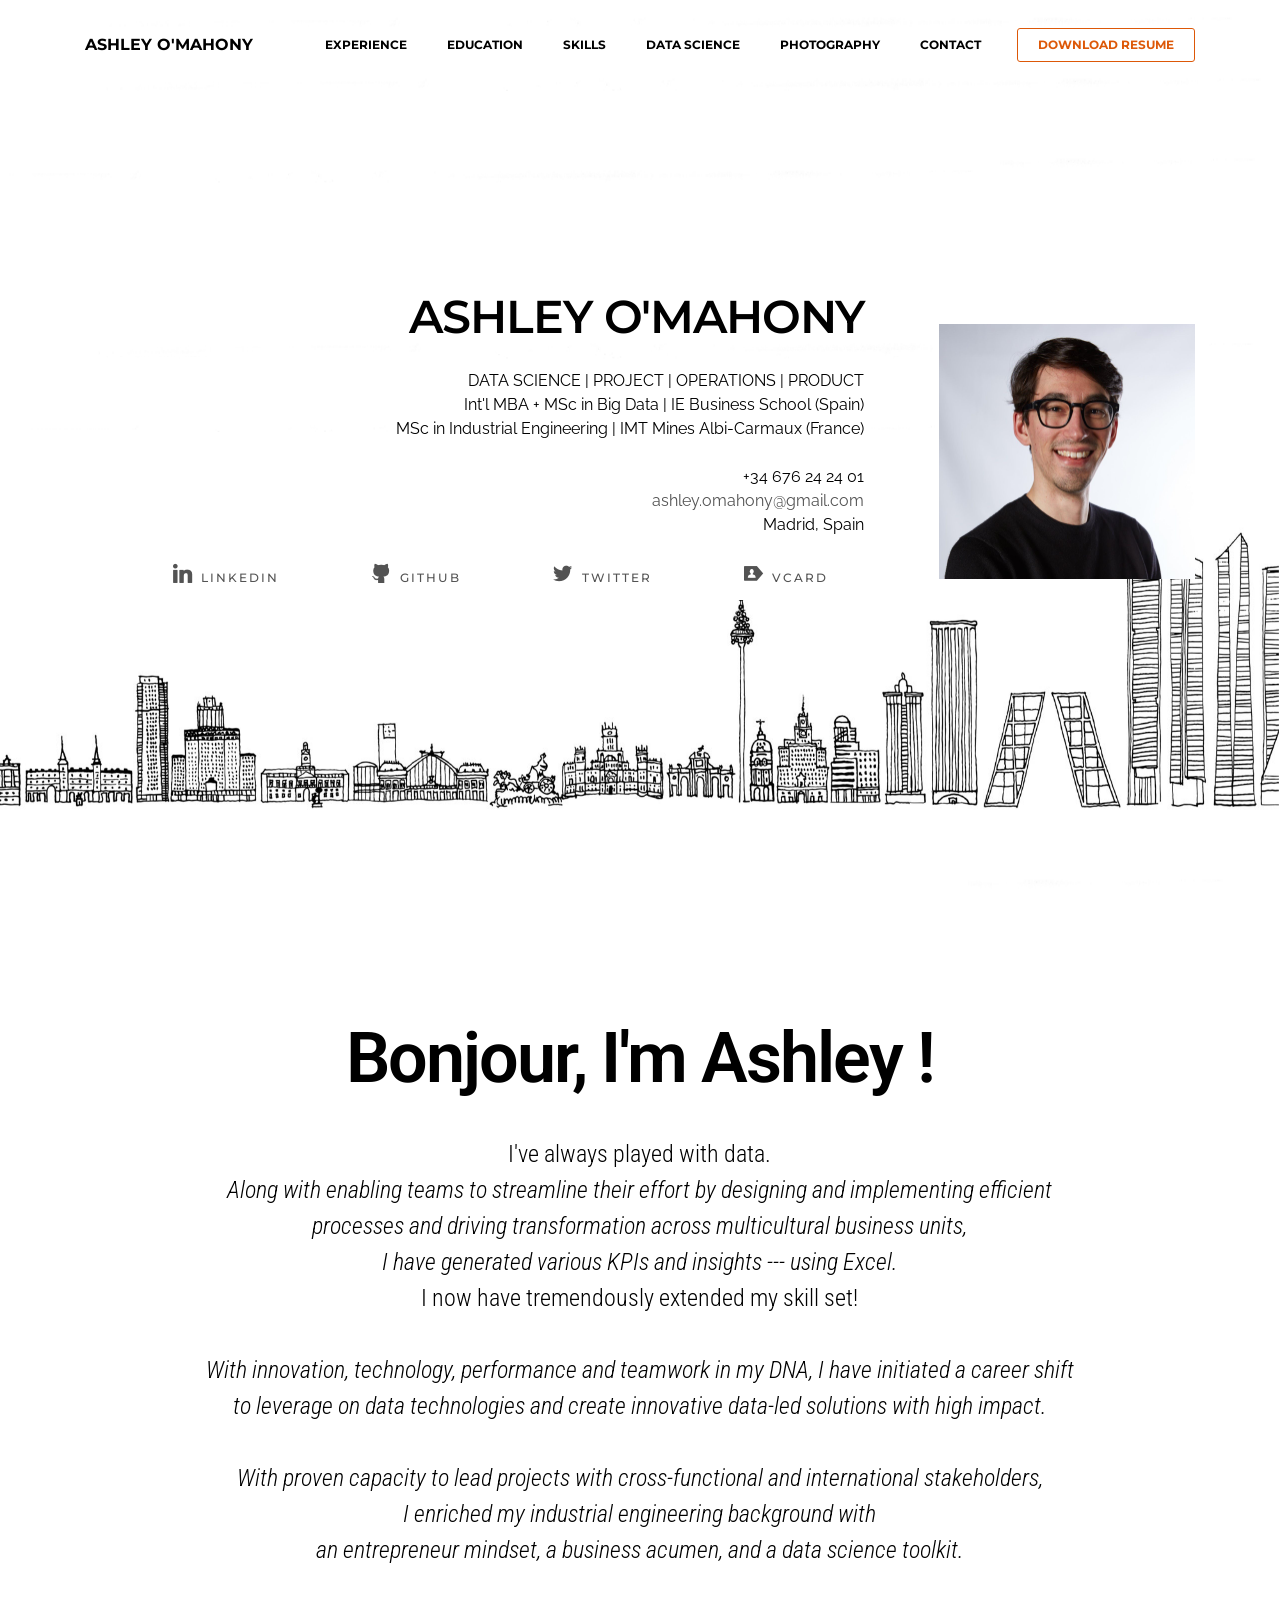
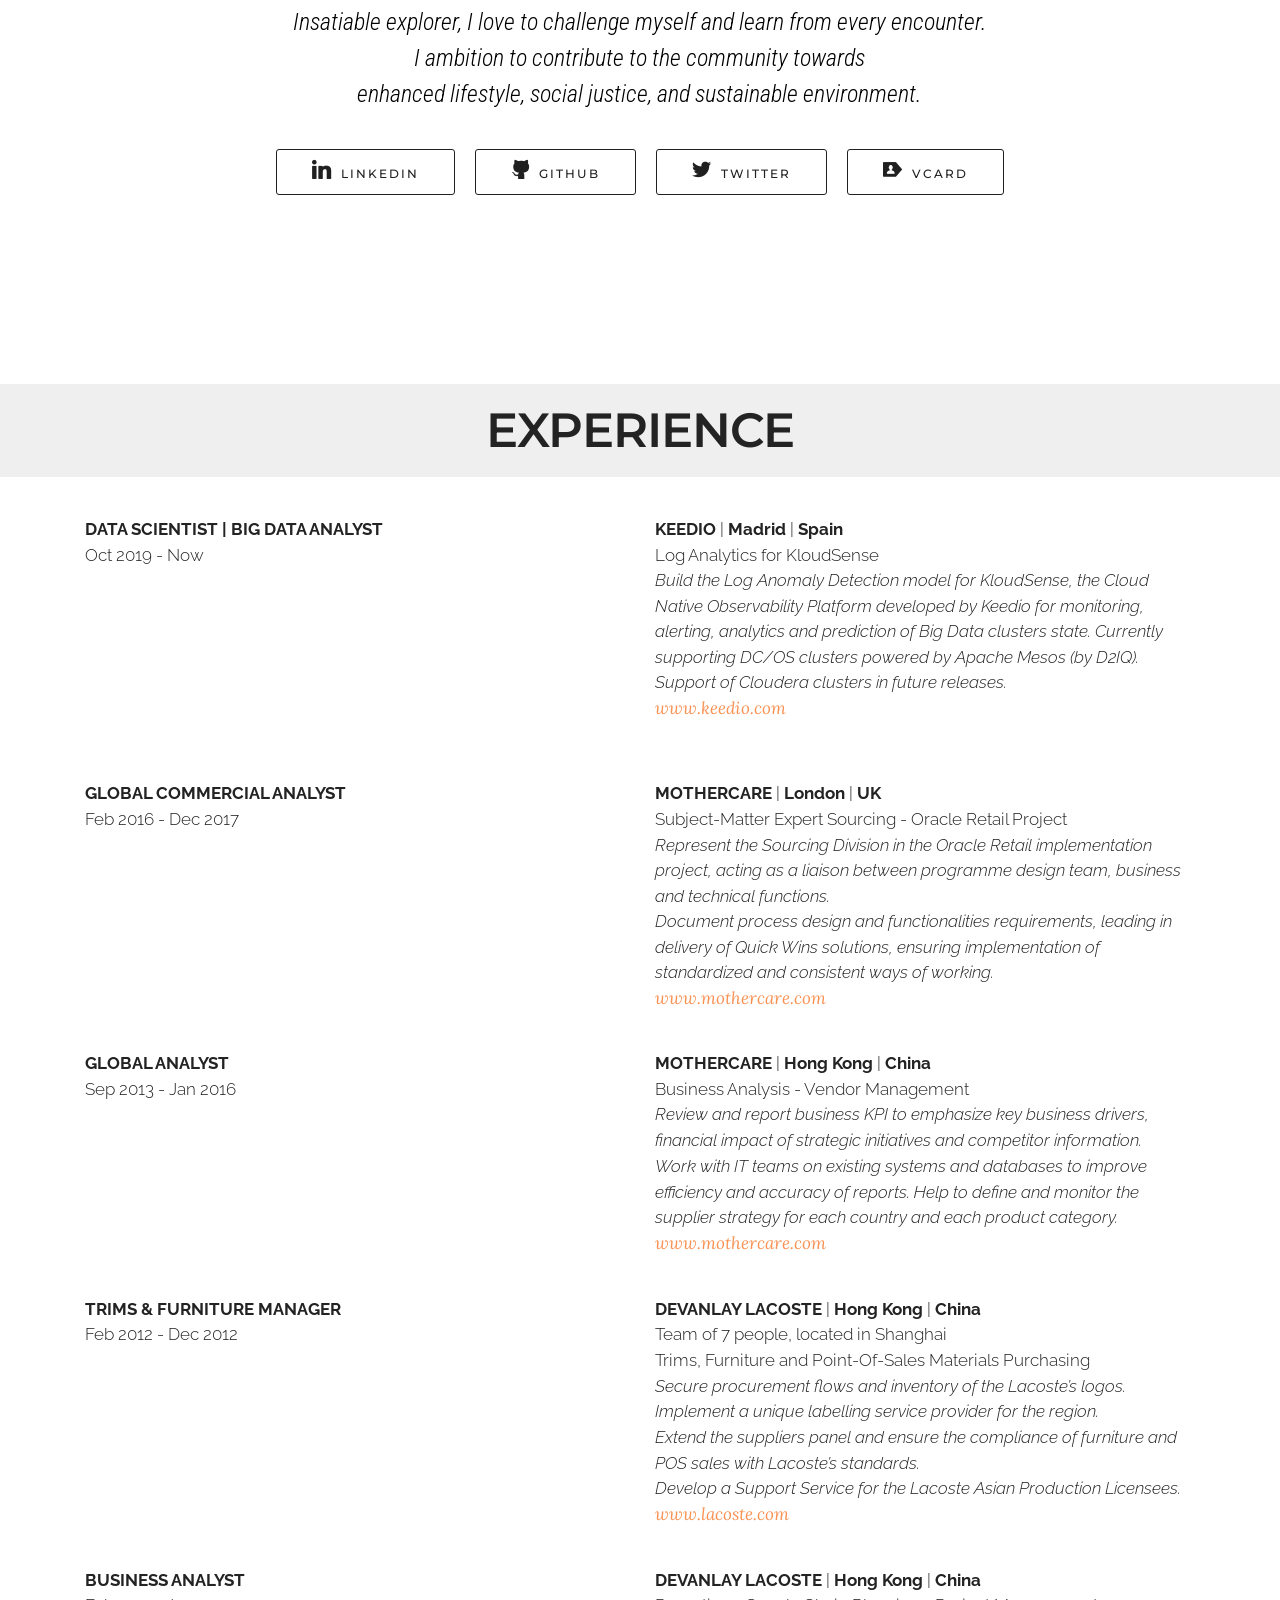
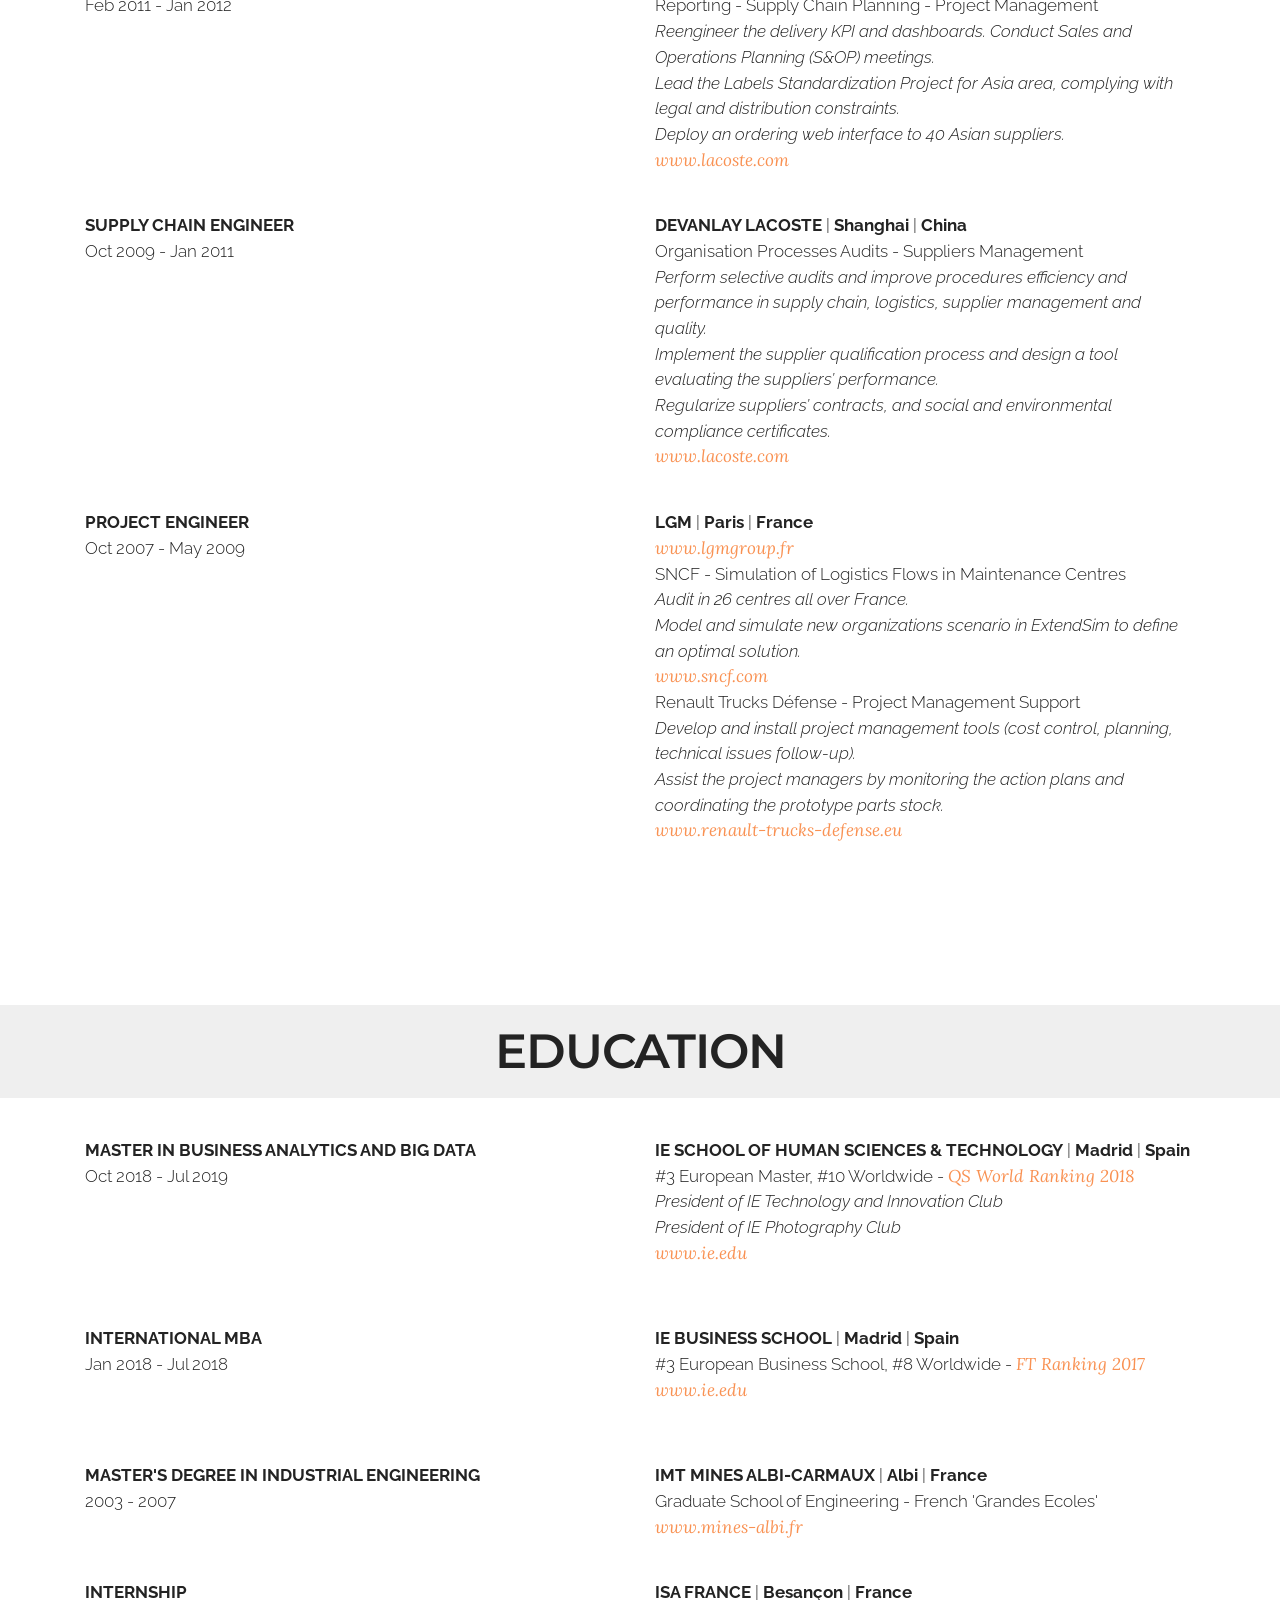
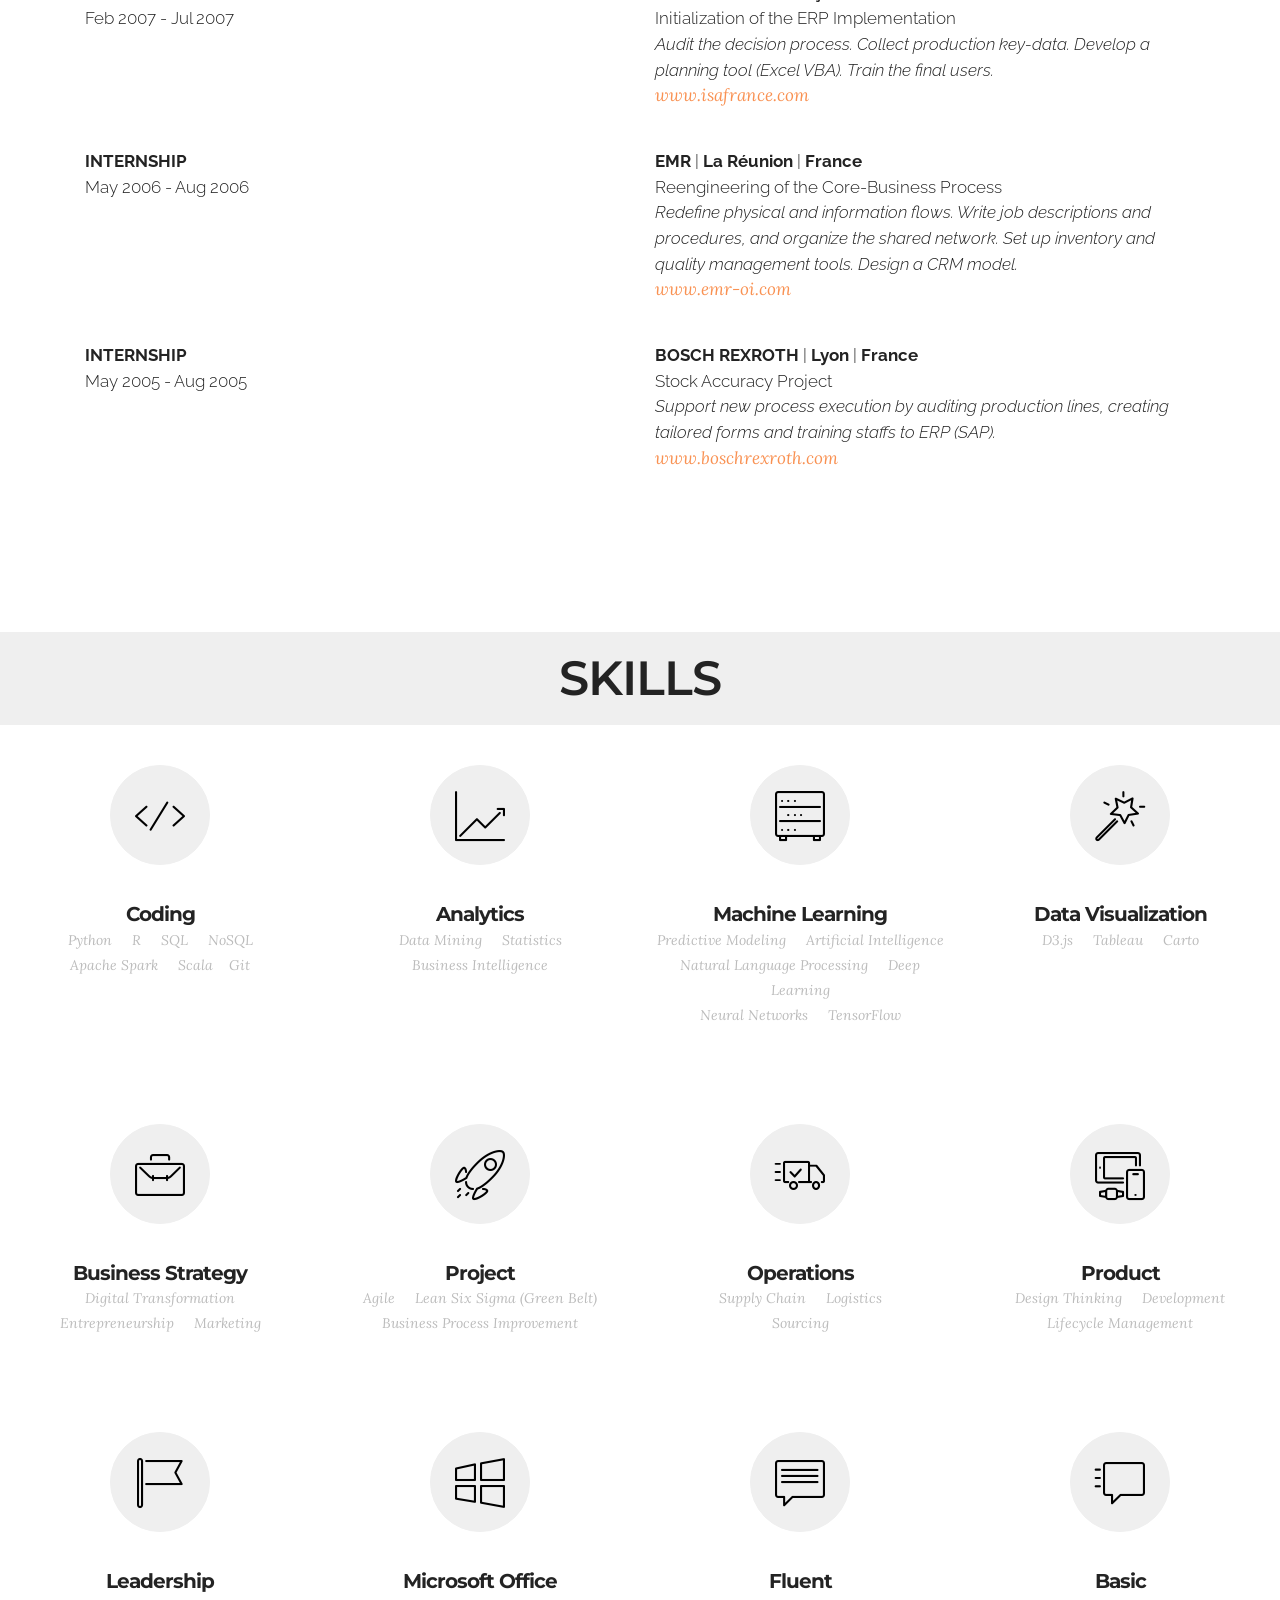
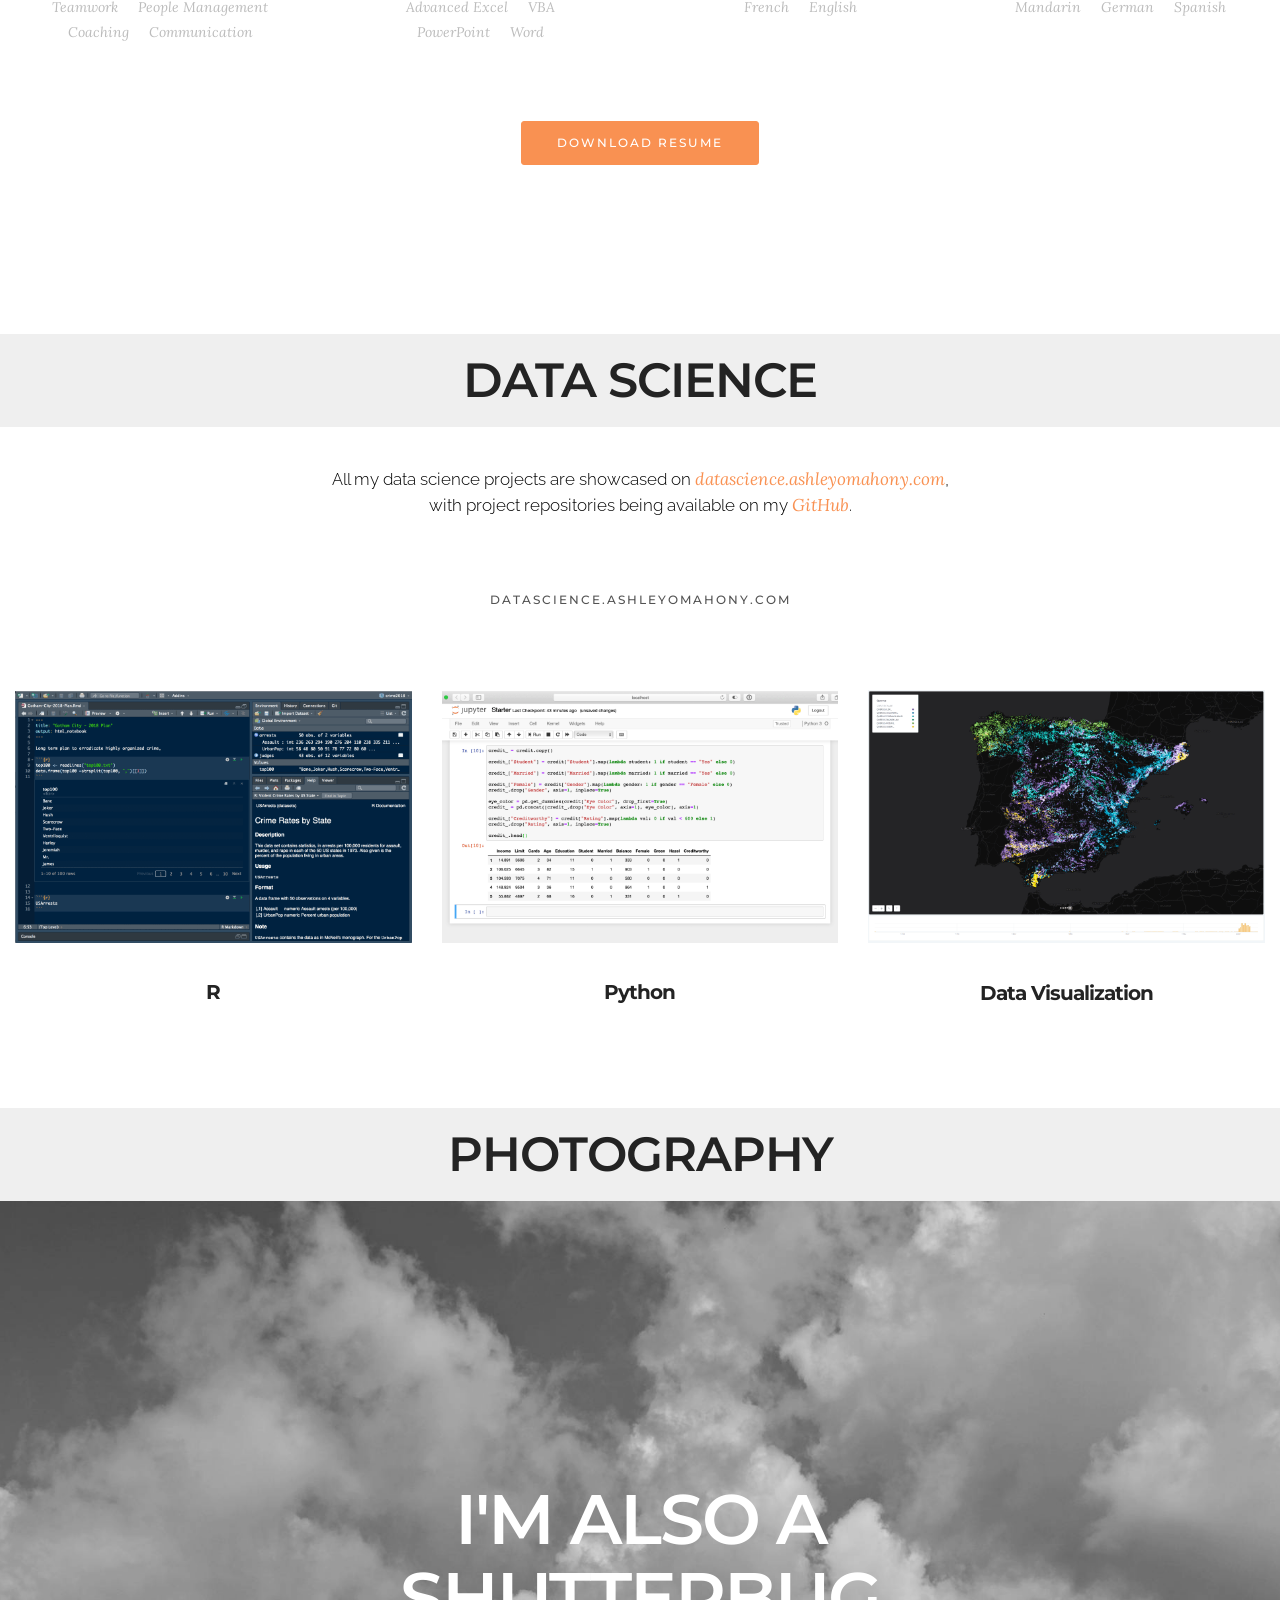
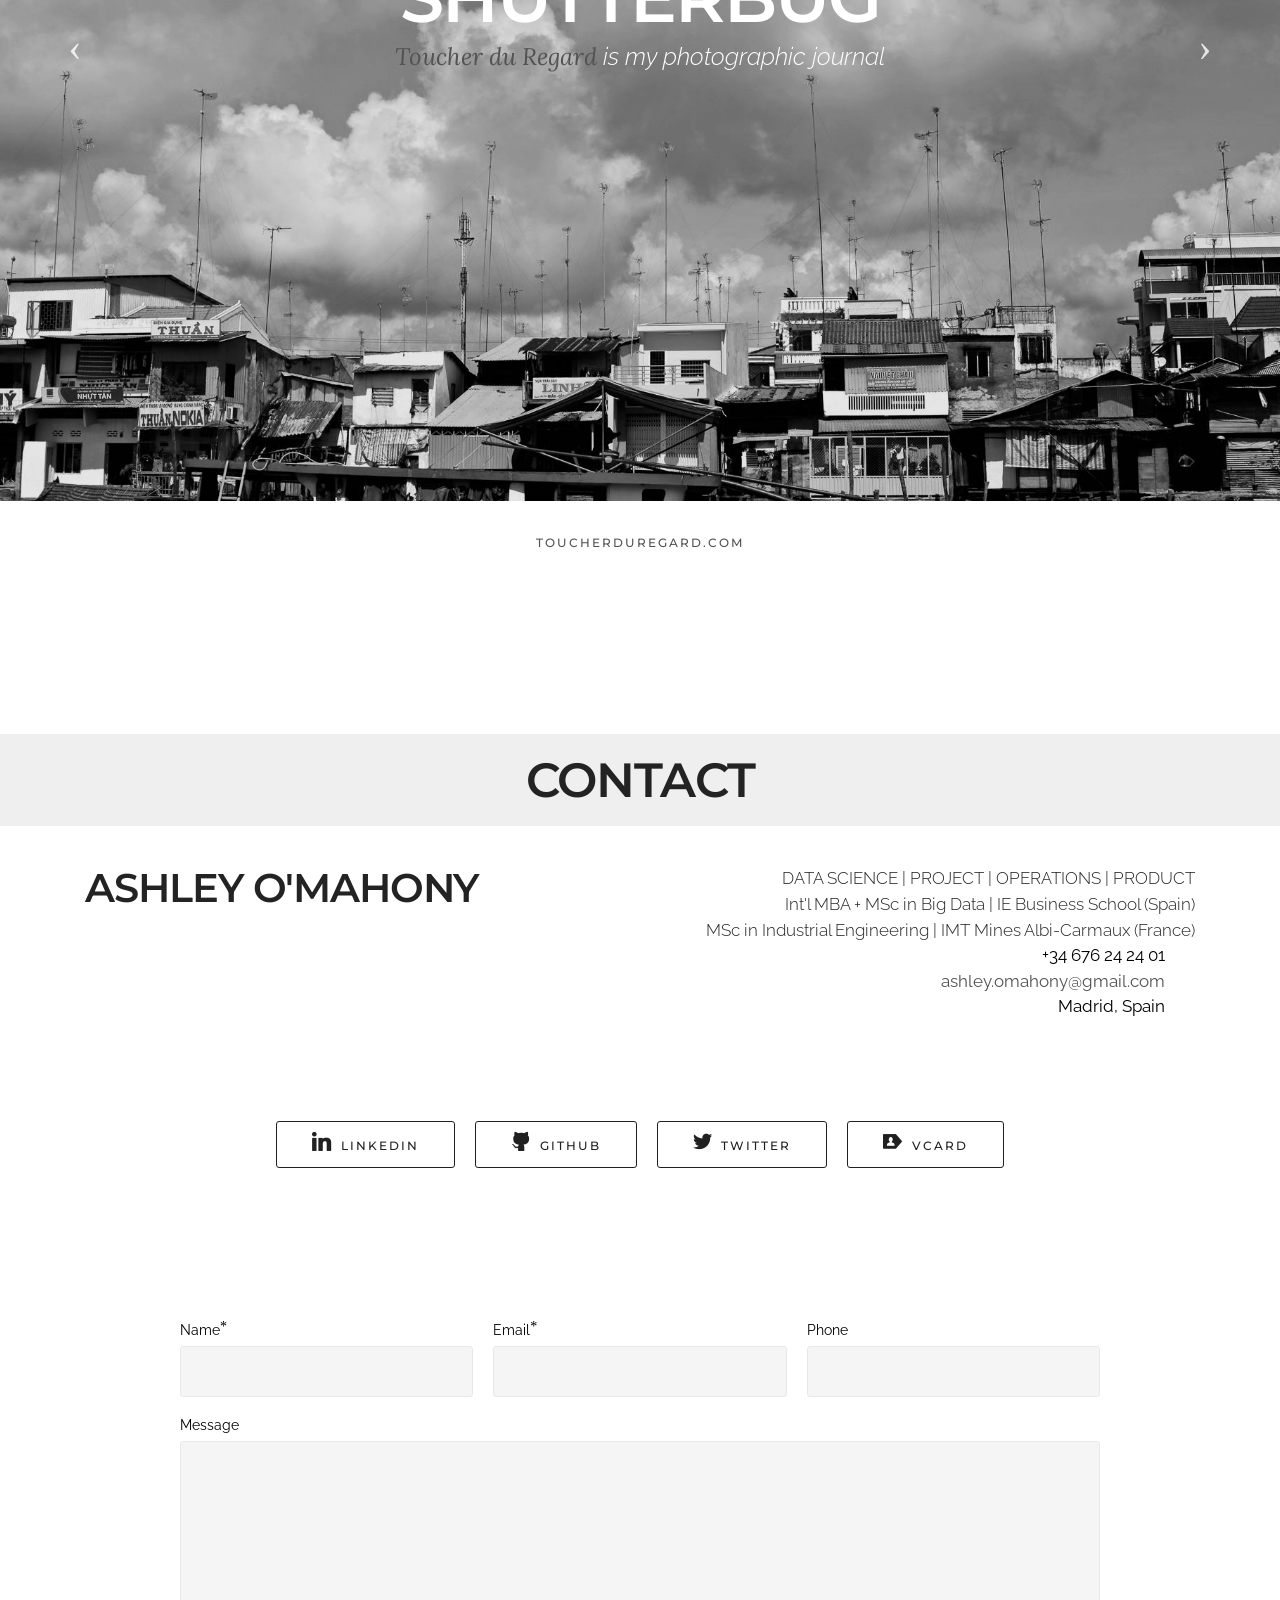
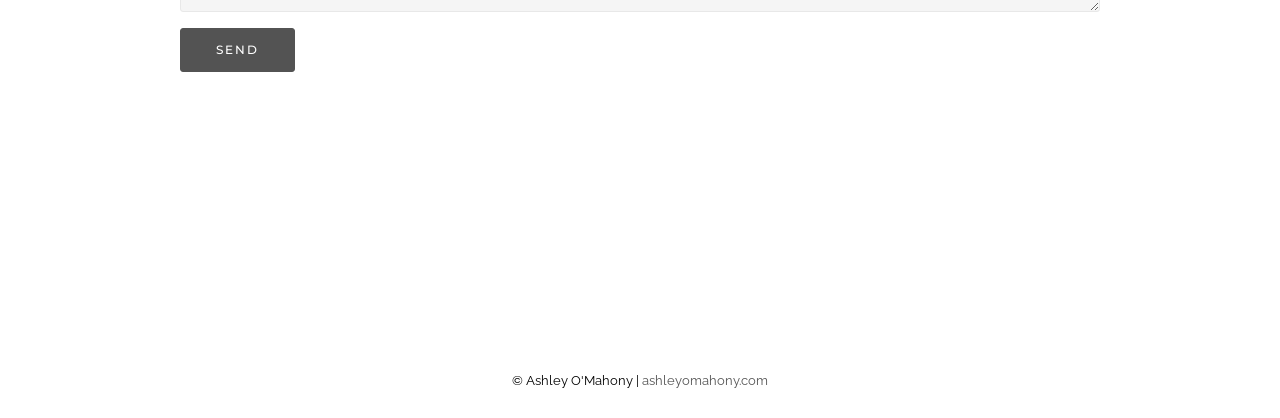
<file: docs/index.html>
<!DOCTYPE html>
<html >
<head>
  <!-- Site made with Mobirise Website Builder v4.9.7, https://mobirise.com -->
  <meta charset="UTF-8">
  <meta http-equiv="X-UA-Compatible" content="IE=edge">
  <meta name="generator" content="Mobirise v4.9.7, mobirise.com">
  <meta name="viewport" content="width=device-width, initial-scale=1, minimum-scale=1">
  <link rel="shortcut icon" href="assets/images/ao2-128x128.png" type="image/x-icon">
  <meta property='og:image' content='screenshot.png'>
  <meta name="description" content="Ashley O'Mahony | Data Science | Project | Operations | Product
Int'l MBA | MSc in Big Data | MSc in Industrial Engineering

His professional experience, his educational background, his passion for photography, and his contact details.

Download his full resume I ashleyomahony.com">
  
  <title>Ashley O'Mahony | Professional Experience</title>
  <link rel="stylesheet" href="https://fonts.googleapis.com/css?family=Montserrat:400,700">
  <link rel="stylesheet" href="https://fonts.googleapis.com/css?family=Raleway:100,100i,200,200i,300,300i,400,400i,500,500i,600,600i,700,700i,800,800i,900,900i">
  <link rel="stylesheet" href="assets/et-line-font-plugin/style.css">
  <link rel="stylesheet" href="https://fonts.googleapis.com/css?family=Lora:400,700,400italic,700italic&subset=latin">
  <link rel="stylesheet" href="assets/web/assets/mobirise-icons/mobirise-icons.css">
  <link rel="stylesheet" href="assets/tether/tether.min.css">
  <link rel="stylesheet" href="assets/bootstrap/css/bootstrap.min.css">
  <link rel="stylesheet" href="assets/dropdown/css/style.css">
  <link rel="stylesheet" href="assets/socicon/css/styles.css">
  <link rel="stylesheet" href="assets/theme/css/style.css">
  <link rel="stylesheet" href="assets/mobirise/css/mbr-additional.css" type="text/css">
  
  
  
</head>
<body>

<!-- Google Analytics -->
<script>
  (function(i,s,o,g,r,a,m){i['GoogleAnalyticsObject']=r;i[r]=i[r]||function(){
  (i[r].q=i[r].q||[]).push(arguments)},i[r].l=1*new Date();a=s.createElement(o),
  m=s.getElementsByTagName(o)[0];a.async=1;a.src=g;m.parentNode.insertBefore(a,m)
  })(window,document,'script','https://www.google-analytics.com/analytics.js','ga');

  ga('create', 'UA-37753521-1', 'auto');
  ga('send', 'pageview');

</script>
<!-- /Google Analytics -->


  <section id="menu-0" data-rv-view="0">

    <nav class="navbar navbar-dropdown transparent navbar-fixed-top bg-color">
        <div class="container">

            <div class="mbr-table">
                <div class="mbr-table-cell">

                    <div class="navbar-brand">
                        
                        <a class="navbar-caption text-black" href="http://ashleyomahony.com">ASHLEY O'MAHONY</a>
                    </div>

                </div>
                <div class="mbr-table-cell">

                    <button class="navbar-toggler pull-xs-right hidden-md-up" type="button" data-toggle="collapse" data-target="#exCollapsingNavbar">
                        <div class="hamburger-icon"></div>
                    </button>

                    <ul class="nav-dropdown collapse pull-xs-right nav navbar-nav navbar-toggleable-sm" id="exCollapsingNavbar"><li class="nav-item"><a class="nav-link link" href="index.html#header3-11">EXPERIENCE</a></li><li class="nav-item"><a class="nav-link link" href="index.html#header3-12">EDUCATION</a></li><li class="nav-item"><a class="nav-link link" href="index.html#header3-13">SKILLS</a></li><li class="nav-item"><a class="nav-link link" href="index.html#header3-2i">DATA SCIENCE</a></li><li class="nav-item"><a class="nav-link link" href="index.html#header3-1f">PHOTOGRAPHY</a></li><li class="nav-item"><a class="nav-link link" href="index.html#header3-1p">CONTACT</a></li><li class="nav-item nav-btn"><a class="nav-link btn btn-primary-outline btn-primary" href="https://drive.google.com/open?id=1dz-HZq5PjAVc2SQXt1TEFGImQEeccuc3" target="_blank">DOWNLOAD RESUME</a></li></ul>
                    <button hidden="" class="navbar-toggler navbar-close" type="button" data-toggle="collapse" data-target="#exCollapsingNavbar">
                        <div class="close-icon"></div>
                    </button>

                </div>
            </div>

        </div>
    </nav>

</section>

<section class="engine"></section><section class="mbr-section mbr-section-hero mbr-section-full header2 mbr-parallax-background mbr-after-navbar" id="header2-1" data-rv-view="4" style="background-image: url(assets/images/londondraw-1-2000x1521-copy-2000x1521.png);">

    

    <div class="mbr-table mbr-table-full">
        <div class="mbr-table-cell">

            <div class="container">
                <div class="mbr-section row">
                    <div class="mbr-table-md-up">
                        
                        
                        

                        <div class="mbr-table-cell col-md-5 content-size text-xs-center text-md-right">

                            <h3 class="mbr-section-title display-2">ASHLEY O'MAHONY</h3>

                            <div class="mbr-section-text">
                                <p>DATA SCIENCE | PROJECT | OPERATIONS | PRODUCT<br>Int'l MBA + MSc in Big Data | IE Business School (Spain)<br>MSc in Industrial Engineering | IMT Mines Albi-Carmaux (France)<br><br>+34 676 24 24 01<br><a href="mailto:ashley.omahony@gmail.com" class="text-black">ashley.omahony@gmail.com</a><br>Madrid, Spain<br></p>
                            </div>

                            <div class="mbr-section-btn"> <a class="btn btn-white" href="https://www.linkedin.com/in/ashleyomahony/" target="_blank"><span class="socicon socicon-linkedin mbr-iconfont mbr-iconfont-btn"></span>LINKEDIN</a> <a class="btn btn-white" href="http://github.com/ashomah" target="_blank"><span class="socicon socicon-github mbr-iconfont mbr-iconfont-btn"></span>GITHUB</a> <a class="btn btn-white" href="https://twitter.com/AshleyOMahony" target="_blank"><span class="socicon socicon-twitter mbr-iconfont mbr-iconfont-btn"></span>TWITTER</a>  <a class="btn btn-white" href="http://ashleyomahony.com/Ashley_OMahony.vcf" target="_blank"><span class="socicon socicon-persona mbr-iconfont mbr-iconfont-btn"></span>VCARD</a> </div>

                        </div>
                        <div class="mbr-table-cell mbr-valign-top mbr-left-padding-md-up col-md-7 image-size" style="width: 29%;">
                            <div class="mbr-figure"><img src="assets/images/file-1024x1024.jpg" alt="Ashley O'Mahony" title="Ashley O'Mahony"></div>
                        </div>

                    </div>
                </div>
            </div>

        </div>
    </div>

    

</section>

<section class="mbr-section mbr-section-hero mbr-section-full" id="header1-a" data-rv-view="7" style="background-color: rgb(255, 255, 255);">

    

    <div class="mbr-table-cell">

        <div class="container">
            <div class="row">
                <div class="mbr-section col-md-10 col-md-offset-1 text-xs-center">

                    <h1 class="mbr-section-title display-1">Bonjour, I'm Ashley !</h1>
                    <p class="mbr-section-lead lead"><br><span style="font-style: normal;">I've always played with data.</span><br>Along with enabling teams to streamline their effort by designing and implementing efficient processes and driving transformation across multicultural business units,<br>I have generated various KPIs and insights --- using Excel.<br><span style="font-style: normal;">I now have tremendously extended my skill set!<br></span><br>With innovation, technology, performance and teamwork in my DNA, I have initiated a career shift<br>to leverage on data technologies and create innovative data-led solutions with high impact.<br><br>With proven capacity to lead projects with cross-functional and international stakeholders,<br>I enriched my industrial engineering background with<br>an entrepreneur mindset, a business acumen, and a data science toolkit.<br><br>Insatiable explorer, I love to challenge myself and learn from every encounter.<br>I ambition to contribute to the community towards<br>enhanced lifestyle, social justice, and sustainable environment.<br></p>
                    <div class="mbr-section-btn">  <a class="btn btn-lg btn-black-outline btn-black" href="https://www.linkedin.com/in/ashleyomahony" target="_blank"><span class="socicon socicon-linkedin mbr-iconfont mbr-iconfont-btn"></span>LINKEDIN</a> <a class="btn btn-lg btn-black-outline btn-black" href="http://github.com/ashomah" target="_blank"><span class="socicon socicon-github mbr-iconfont mbr-iconfont-btn"></span>GITHUB</a> <a class="btn btn-lg btn-black-outline btn-black" href="https://twitter.com/AshleyOMahony" target="_blank"><span class="socicon socicon-twitter mbr-iconfont mbr-iconfont-btn"></span>TWITTER</a> <a class="btn btn-lg btn-black-outline btn-black" href="http://ashleyomahony.com/Ashley_OMahony.vcf" target="_blank"><span class="socicon socicon-persona mbr-iconfont mbr-iconfont-btn"></span>VCARD</a>   </div>
                </div>
            </div>
        </div>
    </div>

    

</section>

<section class="mbr-section mbr-section__container article" id="header3-11" data-rv-view="10" style="background-color: rgb(255, 255, 255); padding-top: 20px; padding-bottom: 40px;">
    <div class="container">
        <div class="row">
            <div class="col-xs-12">
                <h3 class="mbr-section-title display-2"></h3>
                
            </div>
        </div>
    </div>
</section>

<section class="mbr-section mbr-section__container article" id="header3-g" data-rv-view="12" style="background-color: rgb(239, 239, 239); padding-top: 20px; padding-bottom: 20px;">
    <div class="container">
        <div class="row">
            <div class="col-xs-12">
                <h3 class="mbr-section-title display-2">EXPERIENCE</h3>
                
            </div>
        </div>
    </div>
</section>

<section class="mbr-section article mbr-section__container" id="content6-2t" data-rv-view="119" style="background-color: rgb(255, 255, 255); padding-top: 40px; padding-bottom: 20px;">

    <div class="container">
        <div class="row">
            <div class="col-xs-12 col-md-6 lead"><p><strong>DATA SCIENTIST | BIG DATA ANALYST</strong></p><p><span style="font-size: 1.07rem; line-height: 1.5;">Oct 2019 - Now</span><br></p></div>
            <div class="col-xs-12 col-md-6 lead"><p><strong>KEEDIO</strong> | <strong>Madrid</strong> | <strong>Spain</strong></p><p><span style="font-size: 1.07rem; line-height: 1.5;">Log Analytics for KloudSense</span><br></p><p><em>Build the Log Anomaly Detection model for KloudSense, the Cloud Native Observability Platform developed by Keedio for monitoring, alerting, analytics and prediction of Big Data clusters state. Currently supporting DC/OS clusters powered by Apache Mesos (by D2IQ). Support of Cloudera clusters in future releases.</em></p><p><em><a href="http://www.keedio.com" target="_blank">www.keedio.com</a></em><br></p></div>
        </div>
    </div>

</section>

<section class="mbr-section article mbr-section__container" id="content6-j" data-rv-view="14" style="background-color: rgb(255, 255, 255); padding-top: 40px; padding-bottom: 20px;">

    <div class="container">
        <div class="row">
            <div class="col-xs-12 col-md-6 lead"><p><strong>GLOBAL COMMERCIAL ANALYST</strong></p><p><span style="font-size: 1.07rem; line-height: 1.5;">Feb 2016 - Dec 2017</span><br></p></div>
            <div class="col-xs-12 col-md-6 lead"><p><strong>MOTHERCARE</strong> | <strong>London</strong> | <strong>UK</strong></p><p><span style="font-size: 1.07rem; line-height: 1.5;">Subject-Matter Expert Sourcing&nbsp;-&nbsp;Oracle Retail Project</span><br></p><p><em>Represent the Sourcing Division in the Oracle Retail implementation project, acting as a liaison between programme design team, business and technical functions.
</em></p><p><em>Document process design and functionalities requirements, leading in delivery of Quick Wins solutions, ensuring implementation of standardized and consistent ways of working.
</em></p><p><em><a href="http://www.mothercare.com" target="_blank">www.mothercare.com</a></em><br></p></div>
        </div>
    </div>

</section>

<section class="mbr-section article mbr-section__container" id="content6-n" data-rv-view="16" style="background-color: rgb(255, 255, 255); padding-top: 20px; padding-bottom: 20px;">

    <div class="container">
        <div class="row">
            <div class="col-xs-12 col-md-6 lead"><p><strong>GLOBAL ANALYST</strong></p><p><span style="font-size: 1.07rem; line-height: 1.5;">Sep 2013 - Jan 2016</span><br></p></div>
            <div class="col-xs-12 col-md-6 lead"><p><strong>MOTHERCARE</strong> | <strong>Hong Kong</strong>&nbsp;| <strong>China</strong></p><p><span style="font-size: 1.07rem; line-height: 1.5;">Business Analysis - Vendor Management</span></p><p><em>Review and report business KPI to emphasize key business drivers, financial impact of strategic initiatives and competitor information.</em><br></p><p><em>Work with IT teams on existing systems and databases to improve efficiency and accuracy of reports. Help to define and monitor the supplier strategy for each country and each product category.</em><br></p><p><em><a href="http://www.mothercare.com" target="_blank">www.mothercare.com</a></em></p></div>
        </div>
    </div>

</section>

<section class="mbr-section article mbr-section__container" id="content6-r" data-rv-view="18" style="background-color: rgb(255, 255, 255); padding-top: 20px; padding-bottom: 20px;">

    <div class="container">
        <div class="row">
            <div class="col-xs-12 col-md-6 lead"><p><span style="font-size: 1.07rem; line-height: 1.5;"><strong>TRIMS &amp; FURNITURE MANAGER</strong></span></p><p><span style="font-size: 1.07rem; line-height: 1.5;">Feb 2012 - Dec 2012</span><br></p></div>
            <div class="col-xs-12 col-md-6 lead"><p><strong>DEVANLAY LACOSTE</strong> | <strong>Hong Kong</strong>&nbsp;| <strong>China</strong></p><p><span style="font-size: 1.07rem; line-height: 1.5;">Team of 7 people, located in Shanghai</span></p><p><span style="font-size: 1.07rem; line-height: 1.5;">Trims, Furniture and Point-Of-Sales Materials Purchasing</span></p><p><em>Secure procurement flows and inventory of the Lacoste’s logos.</em></p><p><em>Implement a unique labelling service provider for the region.</em></p><p><em>Extend the suppliers panel and ensure the compliance of furniture and POS sales with Lacoste’s standards.</em></p><p><em>Develop a Support Service for the Lacoste Asian Production Licensees.</em></p><p><a href="http://www.lacoste.com/" target="_blank">www.lacoste.com</a><em><a href="http://www.mothercare.com" target="_blank"></a></em><br></p></div>
        </div>
    </div>

</section>

<section class="mbr-section article mbr-section__container" id="content6-s" data-rv-view="20" style="background-color: rgb(255, 255, 255); padding-top: 20px; padding-bottom: 20px;">

    <div class="container">
        <div class="row">
            <div class="col-xs-12 col-md-6 lead"><p><span style="font-size: 1.07rem; line-height: 1.5;"><strong>BUSINESS ANALYST</strong></span></p><p><span style="font-size: 1.07rem; line-height: 1.5;">Feb 2011 - Jan 2012</span><br></p></div>
            <div class="col-xs-12 col-md-6 lead"><p><strong>DEVANLAY LACOSTE</strong> | <strong>Hong Kong</strong>&nbsp;| <strong>China</strong></p><p><span style="font-size: 1.07rem; line-height: 1.5;">Reporting - Supply Chain&nbsp;Planning -&nbsp;Project Management</span></p><p><em>Reengineer the delivery KPI and dashboards. Conduct Sales and Operations Planning (S&amp;OP) meetings.</em></p><p><em>Lead the Labels Standardization Project for Asia area, complying with legal and distribution constraints.</em></p><p><em>Deploy an ordering web interface to 40 Asian suppliers.</em></p><p><a href="http://www.lacoste.com/" target="_blank" style="font-size: 1.07rem; background-color: rgb(255, 255, 255); line-height: 1.5;">www.lacoste.com</a><br></p></div>
        </div>
    </div>

</section>

<section class="mbr-section article mbr-section__container" id="content6-u" data-rv-view="22" style="background-color: rgb(255, 255, 255); padding-top: 20px; padding-bottom: 20px;">

    <div class="container">
        <div class="row">
            <div class="col-xs-12 col-md-6 lead"><p><span style="font-size: 1.07rem; line-height: 1.5;"><strong>SUPPLY CHAIN ENGINEER</strong></span></p><p><span style="font-size: 1.07rem; line-height: 1.5;">Oct 2009 - Jan 2011</span><br></p></div>
            <div class="col-xs-12 col-md-6 lead"><p><strong>DEVANLAY LACOSTE</strong> | <strong>Shanghai</strong>&nbsp;| <strong>China</strong></p><p><span style="font-size: 1.07rem; line-height: 1.5;">Organisation Processes Audits - Suppliers Management</span></p><p><em>Perform selective audits and improve procedures efficiency and performance in supply chain, logistics, supplier management and quality.</em></p><p><em>Implement the supplier qualification process and design a tool evaluating the suppliers’ performance.</em></p><p><em>Regularize suppliers’ contracts, and social and environmental compliance certificates.</em></p><p><a href="http://www.lacoste.com/" target="_blank" style="font-size: 1.07rem; background-color: rgb(255, 255, 255); line-height: 1.5;">www.lacoste.com</a><br></p></div>
        </div>
    </div>

</section>

<section class="mbr-section article mbr-section__container" id="content6-v" data-rv-view="24" style="background-color: rgb(255, 255, 255); padding-top: 20px; padding-bottom: 100px;">

    <div class="container">
        <div class="row">
            <div class="col-xs-12 col-md-6 lead"><p><span style="font-size: 1.07rem; line-height: 1.5;"><strong>PROJECT ENGINEER</strong></span></p><p><span style="font-size: 1.07rem; line-height: 1.5;">Oct 2007 - May 2009</span><br></p></div>
            <div class="col-xs-12 col-md-6 lead"><p><strong>LGM</strong> | <strong>Paris</strong>&nbsp;| <strong>France</strong></p><p><span style="font-size: 1.07rem; line-height: 1.5;"><a href="http://www.lgmgroup.fr" target="_blank">www.lgmgroup.fr</a></span><br></p><p><span style="font-size: 1.07rem; line-height: 1.5;">SNCF - Simulation of Logistics Flows in Maintenance Centres</span></p><p><em>Audit in 26 centres all over France.</em></p><p><em>Model and simulate new organizations scenario in ExtendSim to define an optimal solution.</em></p><p><a href="http://www.sncf.com" target="_blank">www.sncf.com</a><em></em></p><p>Renault Trucks Défense - Project Management Support</p><p><em>Develop and install project management tools (cost control, planning, technical issues follow-up).</em></p><p><em>Assist the project managers by monitoring the action plans and coordinating the prototype parts stock.</em></p><p><a href="http://www.renault-trucks-defense.eu" target="_blank">www.renault-trucks-defense.eu</a><a href="www.renault-trucks-defense.eu" target="_blank"></a></p></div>
        </div>
    </div>

</section>

<section class="mbr-section mbr-section__container article" id="header3-12" data-rv-view="26" style="background-color: rgb(255, 255, 255); padding-top: 20px; padding-bottom: 40px;">
    <div class="container">
        <div class="row">
            <div class="col-xs-12">
                <h3 class="mbr-section-title display-2"></h3>
                
            </div>
        </div>
    </div>
</section>

<section class="mbr-section mbr-section__container article" id="header3-w" data-rv-view="28" style="background-color: rgb(239, 239, 239); padding-top: 20px; padding-bottom: 20px;">
    <div class="container">
        <div class="row">
            <div class="col-xs-12">
                <h3 class="mbr-section-title display-2">EDUCATION</h3>
                
            </div>
        </div>
    </div>
</section>

<section class="mbr-section article mbr-section__container" id="content6-2d" data-rv-view="30" style="background-color: rgb(255, 255, 255); padding-top: 40px; padding-bottom: 20px;">

    <div class="container">
        <div class="row">
            <div class="col-xs-12 col-md-6 lead"><p><span style="font-size: 1.07rem;"><strong>MASTER IN BUSINESS ANALYTICS AND BIG DATA</strong></span></p><p><span style="font-size: 1.07rem;">Oct 2018 - Jul 2019</span><br></p></div>
            <div class="col-xs-12 col-md-6 lead"><p><strong>IE SCHOOL OF HUMAN SCIENCES &amp; TECHNOLOGY</strong>&nbsp;| <strong>Madrid</strong>&nbsp;| <strong>Spain</strong></p><p><span style="font-size: 1.07rem; line-height: 1.5;">#3 European Master, #10 Worldwide - <a href="https://www.topuniversities.com/university-rankings/business-masters-rankings/business-analytics/2018" target="_blank">QS World Ranking 2018</a></span><br></p><p><em>President of IE Technology and Innovation Club</em></p><p><em>President of IE Photography Club</em></p><p><a href="http://www.ie.edu" target="_blank">www.ie.edu</a><br></p></div>
        </div>
    </div>

</section>

<section class="mbr-section article mbr-section__container" id="content6-2b" data-rv-view="32" style="background-color: rgb(255, 255, 255); padding-top: 40px; padding-bottom: 20px;">

    <div class="container">
        <div class="row">
            <div class="col-xs-12 col-md-6 lead"><p><span style="font-size: 1.07rem;"><strong>INTERNATIONAL MBA</strong></span></p><p><span style="font-size: 1.07rem;">Jan 2018 - Jul 2018</span><br></p></div>
            <div class="col-xs-12 col-md-6 lead"><p><strong>IE BUSINESS SCHOOL</strong>&nbsp;| <strong>Madrid</strong>&nbsp;| <strong>Spain</strong></p><p><span style="font-size: 1.07rem; line-height: 1.5;">#3 European Business School, #8 Worldwide - <a href="http://rankings.ft.com/businessschoolrankings/ie-business-school" target="_blank">FT Ranking 2017</a></span><br></p><p><a href="http://www.ie.edu" target="_blank">www.ie.edu</a><br></p></div>
        </div>
    </div>

</section>

<section class="mbr-section article mbr-section__container" id="content6-x" data-rv-view="34" style="background-color: rgb(255, 255, 255); padding-top: 40px; padding-bottom: 20px;">

    <div class="container">
        <div class="row">
            <div class="col-xs-12 col-md-6 lead"><p><span style="font-size: 1.07rem; line-height: 1.5;"><strong>MASTER'S DEGREE IN INDUSTRIAL ENGINEERING</strong></span></p><p><span style="font-size: 1.07rem; line-height: 1.5;">2003 - 2007</span><br></p></div>
            <div class="col-xs-12 col-md-6 lead"><p><strong>IMT MINES ALBI-CARMAUX</strong> | <strong>Albi</strong>&nbsp;| <strong>France</strong></p><p><span style="font-size: 1.07rem; line-height: 1.5;">Graduate School of Engineering - French 'Grandes Ecoles'</span><br></p><p><a href="http://www.mines-albi.fr" target="_blank">www.mines-albi.fr</a><a href="http://www.lacoste.com/" target="_blank" style="font-size: 1.07rem; background-color: rgb(255, 255, 255); line-height: 1.5;"></a><br></p></div>
        </div>
    </div>

</section>

<section class="mbr-section article mbr-section__container" id="content6-y" data-rv-view="36" style="background-color: rgb(255, 255, 255); padding-top: 20px; padding-bottom: 20px;">

    <div class="container">
        <div class="row">
            <div class="col-xs-12 col-md-6 lead"><p><span style="font-size: 1.07rem; line-height: 1.5;"><strong>INTERNSHIP</strong></span></p><p><span style="font-size: 1.07rem; line-height: 1.5;">Feb 2007 - Jul 2007</span><br></p></div>
            <div class="col-xs-12 col-md-6 lead"><p><strong>ISA FRANCE</strong> | <strong>Besançon</strong>&nbsp;| <strong>France</strong></p><p><span style="font-size: 1.07rem; line-height: 1.5;">Initialization of the ERP Implementation</span></p><p><em>Audit the decision process.&nbsp;</em><em>Collect production key-data.&nbsp;</em><em>Develop a planning tool (Excel VBA).&nbsp;</em><em>Train the final users.</em></p><p><a href="http://www.isafrance.com/en/home.html" target="_blank">www.isafrance.com</a><a href="http://www.lacoste.com/" target="_blank" style="font-size: 1.07rem; background-color: rgb(255, 255, 255); line-height: 1.5;"></a><br></p></div>
        </div>
    </div>

</section>

<section class="mbr-section article mbr-section__container" id="content6-z" data-rv-view="38" style="background-color: rgb(255, 255, 255); padding-top: 20px; padding-bottom: 20px;">

    <div class="container">
        <div class="row">
            <div class="col-xs-12 col-md-6 lead"><p><span style="font-size: 1.07rem; line-height: 1.5;"><strong>INTERNSHIP</strong></span></p><p><span style="font-size: 1.07rem; line-height: 1.5;">May 2006 - Aug 2006</span><br></p></div>
            <div class="col-xs-12 col-md-6 lead"><p><strong>EMR</strong> | <strong>La Réunion</strong>&nbsp;| <strong>France</strong></p><p><span style="font-size: 1.07rem; line-height: 1.5;">Reengineering of the Core-Business Process</span></p><p><em>Redefine physical and information flows. Write job descriptions and procedures, and organize the shared network. Set up inventory and quality management tools. Design a CRM model.</em></p><p><a href="http://www.emr-oi.com/" target="_blank">www.emr-oi.com</a><a href="http://www.isafrance.com/en/home.html" target="_blank" style="font-size: 1.07rem; background-color: rgb(255, 255, 255); line-height: 1.5;"></a><br></p></div>
        </div>
    </div>

</section>

<section class="mbr-section article mbr-section__container" id="content6-10" data-rv-view="40" style="background-color: rgb(255, 255, 255); padding-top: 20px; padding-bottom: 100px;">

    <div class="container">
        <div class="row">
            <div class="col-xs-12 col-md-6 lead"><p><span style="font-size: 1.07rem; line-height: 1.5;"><strong>INTERNSHIP</strong></span></p><p><span style="font-size: 1.07rem; line-height: 1.5;">May 2005 - Aug 2005</span><br></p></div>
            <div class="col-xs-12 col-md-6 lead"><p><strong>BOSCH REXROTH</strong> | <strong>Lyon</strong>&nbsp;| <strong>France</strong></p><p>Stock Accuracy Project</p><p><em>Support new process execution by auditing production lines, creating tailored forms and training staffs to ERP (SAP).</em></p><p><a href="https://www.boschrexroth.com/" target="_blank">www.boschrexroth.com</a><a href="http://www.isafrance.com/en/home.html" target="_blank" style="font-size: 1.07rem; background-color: rgb(255, 255, 255); line-height: 1.5;"></a><br></p></div>
        </div>
    </div>

</section>

<section class="mbr-section mbr-section__container article" id="header3-13" data-rv-view="42" style="background-color: rgb(255, 255, 255); padding-top: 20px; padding-bottom: 40px;">
    <div class="container">
        <div class="row">
            <div class="col-xs-12">
                <h3 class="mbr-section-title display-2"></h3>
                
            </div>
        </div>
    </div>
</section>

<section class="mbr-section mbr-section__container article" id="header3-14" data-rv-view="44" style="background-color: rgb(239, 239, 239); padding-top: 20px; padding-bottom: 20px;">
    <div class="container">
        <div class="row">
            <div class="col-xs-12">
                <h3 class="mbr-section-title display-2">SKILLS</h3>
                
            </div>
        </div>
    </div>
</section>

<section class="mbr-cards mbr-section mbr-section-nopadding" id="features4-2f" data-rv-view="46" style="background-color: rgb(255, 255, 255);">

    

    <div class="mbr-cards-row row">
        <div class="mbr-cards-col col-xs-12 col-lg-3" style="padding-top: 40px; padding-bottom: 40px;">
            <div class="container">
                <div class="card cart-block">
                    <div class="card-img iconbox"><span class="mbri-code mbr-iconfont mbr-iconfont-features4" style="color: rgb(0, 0, 0);"></span></div>
                    <div class="card-block">
                        <h4 class="card-title">Coding</h4>
                        <h5 class="card-subtitle"><p>Python &nbsp; &nbsp; R &nbsp; &nbsp; SQL &nbsp; &nbsp; NoSQL<br>Apache Spark &nbsp; &nbsp; Scala&nbsp; &nbsp; Git</p></h5>
                        
                        
                    </div>
                </div>
            </div>
        </div>
        <div class="mbr-cards-col col-xs-12 col-lg-3" style="padding-top: 40px; padding-bottom: 40px;">
            <div class="container">
                <div class="card cart-block">
                    <div class="card-img iconbox"><span class="mbri-growing-chart mbr-iconfont mbr-iconfont-features4" style="color: rgb(0, 0, 0);"></span></div>
                    <div class="card-block">
                        <h4 class="card-title">Analytics</h4>
                        <h5 class="card-subtitle">Data Mining &nbsp; &nbsp; Statistics<br>Business Intelligence</h5>
                        
                        
                    </div>
                </div>
          </div>
        </div>
        <div class="mbr-cards-col col-xs-12 col-lg-3" style="padding-top: 40px; padding-bottom: 40px;">
            <div class="container">
                <div class="card cart-block">
                    <div class="card-img iconbox"><span class="mbri-database mbr-iconfont mbr-iconfont-features4" style="color: rgb(0, 0, 0);"></span></div>
                    <div class="card-block">
                        <h4 class="card-title">Machine Learning</h4>
                        <h5 class="card-subtitle">Predictive Modeling &nbsp; &nbsp; Artificial Intelligence<br>Natural Language Processing &nbsp; &nbsp;&nbsp;Deep Learning<br>Neural Networks &nbsp; &nbsp; TensorFlow</h5>
                        
                        
                    </div>
                </div>
            </div>
        </div>
        <div class="mbr-cards-col col-xs-12 col-lg-3" style="padding-top: 40px; padding-bottom: 40px;">
            <div class="container">
                <div class="card cart-block">
                    <div class="card-img iconbox"><span class="mbri-magic-stick mbr-iconfont mbr-iconfont-features4" style="color: rgb(0, 0, 0);"></span></div>
                    <div class="card-block">
                        <h4 class="card-title">Data Visualization</h4>
                        <h5 class="card-subtitle">D3.js &nbsp; &nbsp; Tableau &nbsp; &nbsp; Carto</h5>
                        
                        
                    </div>
                </div>
            </div>
        </div>
        
        
    </div>
</section>

<section class="mbr-cards mbr-section mbr-section-nopadding" id="features4-18" data-rv-view="49" style="background-color: rgb(255, 255, 255);">

    

    <div class="mbr-cards-row row">
        <div class="mbr-cards-col col-xs-12 col-lg-3" style="padding-top: 40px; padding-bottom: 40px;">
            <div class="container">
                <div class="card cart-block">
                    <div class="card-img iconbox"><span class="mbri-briefcase mbr-iconfont mbr-iconfont-features4" style="color: rgb(0, 0, 0);"></span></div>
                    <div class="card-block">
                        <h4 class="card-title">Business Strategy</h4>
                        <h5 class="card-subtitle">Digital Transformation<br>Entrepreneurship &nbsp; &nbsp; Marketing</h5>
                        
                        
                    </div>
                </div>
            </div>
        </div>
        <div class="mbr-cards-col col-xs-12 col-lg-3" style="padding-top: 40px; padding-bottom: 40px;">
            <div class="container">
                <div class="card cart-block">
                    <div class="card-img iconbox"><span class="mbri-rocket mbr-iconfont mbr-iconfont-features4" style="color: rgb(0, 0, 0);"></span></div>
                    <div class="card-block">
                        <h4 class="card-title">Project</h4>
                        <h5 class="card-subtitle">Agile &nbsp; &nbsp; Lean Six Sigma (Green Belt)<br>Business Process Improvement</h5>
                        
                        
                    </div>
                </div>
          </div>
        </div>
        <div class="mbr-cards-col col-xs-12 col-lg-3" style="padding-top: 40px; padding-bottom: 40px;">
            <div class="container">
                <div class="card cart-block">
                    <div class="card-img iconbox"><span class="mbri-delivery mbr-iconfont mbr-iconfont-features4" style="color: rgb(0, 0, 0);"></span></div>
                    <div class="card-block">
                        <h4 class="card-title">Operations</h4>
                        <h5 class="card-subtitle">Supply Chain &nbsp; &nbsp; Logistics<br>Sourcing</h5>
                        
                        
                    </div>
                </div>
            </div>
        </div>
        <div class="mbr-cards-col col-xs-12 col-lg-3" style="padding-top: 40px; padding-bottom: 40px;">
            <div class="container">
                <div class="card cart-block">
                    <div class="card-img iconbox"><span class="mbri-devices mbr-iconfont mbr-iconfont-features4" style="color: rgb(0, 0, 0);"></span></div>
                    <div class="card-block">
                        <h4 class="card-title">Product</h4>
                        <h5 class="card-subtitle">Design Thinking &nbsp; &nbsp; Development<br>Lifecycle Management</h5>
                        
                        
                    </div>
                </div>
            </div>
        </div>
        
        
    </div>
</section>

<section class="mbr-cards mbr-section mbr-section-nopadding" id="features4-2g" data-rv-view="52" style="background-color: rgb(255, 255, 255);">

    

    <div class="mbr-cards-row row">
        <div class="mbr-cards-col col-xs-12 col-lg-3" style="padding-top: 40px; padding-bottom: 40px;">
            <div class="container">
                <div class="card cart-block">
                    <div class="card-img iconbox"><span class="mbri-flag mbr-iconfont mbr-iconfont-features4" style="color: rgb(0, 0, 0);"></span></div>
                    <div class="card-block">
                        <h4 class="card-title">Leadership</h4>
                        <h5 class="card-subtitle">Teamwork &nbsp; &nbsp; People Management<br>Coaching &nbsp; &nbsp; Communication</h5>
                        
                        
                    </div>
                </div>
            </div>
        </div>
        <div class="mbr-cards-col col-xs-12 col-lg-3" style="padding-top: 40px; padding-bottom: 40px;">
            <div class="container">
                <div class="card cart-block">
                    <div class="card-img iconbox"><span class="mbri-windows mbr-iconfont mbr-iconfont-features4" style="color: rgb(0, 0, 0);"></span></div>
                    <div class="card-block">
                        <h4 class="card-title">Microsoft Office</h4>
                        <h5 class="card-subtitle">Advanced Excel &nbsp; &nbsp; VBA<div>PowerPoint &nbsp; &nbsp; Word</div></h5>
                        
                        
                    </div>
                </div>
          </div>
        </div>
        <div class="mbr-cards-col col-xs-12 col-lg-3" style="padding-top: 40px; padding-bottom: 40px;">
            <div class="container">
                <div class="card cart-block">
                    <div class="card-img iconbox"><span class="mbri-chat mbr-iconfont mbr-iconfont-features4" style="color: rgb(0, 0, 0);"></span></div>
                    <div class="card-block">
                        <h4 class="card-title">Fluent</h4>
                        <h5 class="card-subtitle">French &nbsp; &nbsp; English</h5>
                        
                        
                    </div>
                </div>
            </div>
        </div>
        <div class="mbr-cards-col col-xs-12 col-lg-3" style="padding-top: 40px; padding-bottom: 40px;">
            <div class="container">
                <div class="card cart-block">
                    <div class="card-img iconbox"><span class="mbri-help mbr-iconfont mbr-iconfont-features4" style="color: rgb(0, 0, 0);"></span></div>
                    <div class="card-block">
                        <h4 class="card-title">Basic</h4>
                        <h5 class="card-subtitle">Mandarin &nbsp; &nbsp; German &nbsp; &nbsp; Spanish</h5>
                        
                        
                    </div>
                </div>
            </div>
        </div>
        
        
    </div>
</section>

<section class="mbr-section mbr-section__container" id="buttons1-1a" data-rv-view="55" style="background-color: rgb(255, 255, 255); padding-top: 20px; padding-bottom: 100px;">

    <div class="container">
        <div class="row">
            <div class="col-xs-12">
                <div class="text-xs-center"><a class="btn btn-primary" href="https://drive.google.com/open?id=1dz-HZq5PjAVc2SQXt1TEFGImQEeccuc3" target="_blank">DOWNLOAD RESUME</a> </div>
            </div>
        </div>
    </div>

</section>

<section class="mbr-section mbr-section__container article" id="header3-2i" data-rv-view="57" style="background-color: rgb(255, 255, 255); padding-top: 20px; padding-bottom: 40px;">
    <div class="container">
        <div class="row">
            <div class="col-xs-12">
                <h3 class="mbr-section-title display-2"></h3>
                
            </div>
        </div>
    </div>
</section>

<section class="mbr-section mbr-section__container article" id="header3-2j" data-rv-view="59" style="background-color: rgb(239, 239, 239); padding-top: 20px; padding-bottom: 20px;">
    <div class="container">
        <div class="row">
            <div class="col-xs-12">
                <h3 class="mbr-section-title display-2">DATA SCIENCE</h3>
                
            </div>
        </div>
    </div>
</section>

<section class="mbr-section article" id="msg-box3-2r" data-rv-view="61" style="background-color: rgb(255, 255, 255); padding-top: 40px; padding-bottom: 40px;">

    
    <div class="container">
        <div class="row">
            <div class="col-md-8 col-md-offset-2 text-xs-center">
                
                <div class="lead"><p>All my data science projects are showcased on <a href="https://datascience.ashleyomahony.com" target="_blank">datascience.ashleyomahony.com</a>,</p><p>with project repositories being available on my <a href="https://github.com/ashomah" target="_blank">GitHub</a>.</p></div>
                
            </div>
        </div>
    </div>

</section>

<section class="mbr-section mbr-section__container" id="buttons1-2o" data-rv-view="64" style="background-color: rgb(255, 255, 255); padding-top: 20px; padding-bottom: 20px;">

    <div class="container">
        <div class="row">
            <div class="col-xs-12">
                <div class="text-xs-center"><a class="btn btn-white" href="https://datascience.ashleyomahony.com" target="_blank">DATASCIENCE.ASHLEYOMAHONY.COM</a> </div>
            </div>
        </div>
    </div>

</section>

<section class="mbr-cards mbr-section mbr-section-nopadding" id="features3-2n" data-rv-view="66" style="background-color: rgb(255, 255, 255);">

    

    <div class="mbr-cards-row row">
        <div class="mbr-cards-col col-xs-12 col-lg-4" style="padding-top: 40px; padding-bottom: 40px;">
            <div class="container">
              <div class="card cart-block">
                  <div class="card-img"><img src="assets/images/2017-08-30-rstudio-dark-theme-600x382.png" class="card-img-top"></div>
                  <div class="card-block">
                    <h4 class="card-title">R</h4>
                    
                    
                    
                    </div>
                </div>
            </div>
        </div>
        <div class="mbr-cards-col col-xs-12 col-lg-4" style="padding-top: 40px; padding-bottom: 40px;">
            <div class="container">
                <div class="card cart-block">
                    <div class="card-img"><img src="assets/images/untitled-2-600x382.png" class="card-img-top"></div>
                    <div class="card-block">
                        <h4 class="card-title">Python</h4>
                        
                        
                        
                    </div>
                </div>
            </div>
        </div>
        <div class="mbr-cards-col col-xs-12 col-lg-4" style="padding-top: 40px; padding-bottom: 40px;">
            <div class="container">
                <div class="card cart-block">
                    <div class="card-img"><img src="assets/images/untitled-23-600x384.png" class="card-img-top"></div>
                    <div class="card-block">
                        <h4 class="card-title">Data Visualization</h4>
                        
                        
                        
                    </div>
                </div>
            </div>
        </div>
        
        
        
    </div>
</section>

<section class="mbr-section mbr-section__container article" id="header3-1f" data-rv-view="69" style="background-color: rgb(255, 255, 255); padding-top: 20px; padding-bottom: 40px;">
    <div class="container">
        <div class="row">
            <div class="col-xs-12">
                <h3 class="mbr-section-title display-2"></h3>
                
            </div>
        </div>
    </div>
</section>

<section class="mbr-section mbr-section__container article" id="header3-1g" data-rv-view="71" style="background-color: rgb(239, 239, 239); padding-top: 20px; padding-bottom: 20px;">
    <div class="container">
        <div class="row">
            <div class="col-xs-12">
                <h3 class="mbr-section-title display-2">PHOTOGRAPHY</h3>
                
            </div>
        </div>
    </div>
</section>

<section class="mbr-slider mbr-section mbr-section__container carousel slide mbr-section-nopadding" data-ride="carousel" data-keyboard="false" data-wrap="true" data-pause="false" data-interval="3000" id="slider3-1i" data-rv-view="73">
    <div>
        <div>
            <div>
                <ol class="carousel-indicators">
                    <li data-app-prevent-settings="" data-target="#slider3-1i" data-slide-to="0" class="active"></li><li data-app-prevent-settings="" data-target="#slider3-1i" class="" data-slide-to="1"></li><li data-app-prevent-settings="" data-target="#slider3-1i" data-slide-to="2"></li><li data-app-prevent-settings="" data-target="#slider3-1i" data-slide-to="3"></li>
                </ol>
                <div class="carousel-inner" role="listbox">
                    <div class="mbr-section mbr-section-hero carousel-item dark center mbr-section-full active" data-bg-video-slide="false" style="background-image: url(assets/images/broadcast-1920x1280.jpg);">
                        <div class="mbr-table-cell">
                            <div class="mbr-overlay" style="opacity: 0.1; background-color: rgb(0, 0, 0);"></div>
                            <div class="container-slide container">
                                
                                <div class="row">
                                    <div class="col-md-8 col-md-offset-2 text-xs-center">
                                        <h2 class="mbr-section-title display-1">I'M ALSO A SHUTTERBUG</h2>
                                        <p class="mbr-section-lead lead"><a href="http://toucherduregard.com" target="_blank" class="text-black">Toucher du Regard</a> is my photographic journal<br><br><br><br></p>

                                        
                                    </div>
                                </div>
                            </div>
                        </div>
                    </div><div class="mbr-section mbr-section-hero carousel-item dark center mbr-section-full" data-bg-video-slide="false" style="background-image: url(assets/images/tunnel-1920x1280.jpg);">
                        <div class="mbr-table-cell">
                            <div class="mbr-overlay" style="opacity: 0.1; background-color: rgb(0, 0, 0);"></div>
                            <div class="container-slide container">
                                
                                <div class="row">
                                    <div class="col-md-8 col-md-offset-2 text-xs-center">
                                        <h2 class="mbr-section-title display-1">ANYWHERE</h2>
                                        <p class="mbr-section-lead lead">Inspired by my travels, my exploration of global metropolises, and my taste for art and architecture<br></p>

                                        
                                    </div>
                                </div>
                            </div>
                        </div>
                    </div><div class="mbr-section mbr-section-hero carousel-item dark center mbr-section-full" data-bg-video-slide="false" style="background-image: url(assets/images/touareg-vii-2000x1333.jpg);">
                        <div class="mbr-table-cell">
                            <div class="mbr-overlay" style="opacity: 0.1; background-color: rgb(0, 0, 0);"></div>
                            <div class="container-slide container">
                                
                                <div class="row">
                                    <div class="col-md-8 col-md-offset-2 text-xs-center">
                                        <h2 class="mbr-section-title display-1">ANYONE</h2>
                                        <p class="mbr-section-lead lead">I also collaborates with young brands to develop their lookbook, their brand image and personality<br></p>

                                        
                                    </div>
                                </div>
                            </div>
                        </div>
                    </div><div class="mbr-section mbr-section-hero carousel-item dark center mbr-section-full" data-bg-video-slide="false" style="background-image: url(assets/images/20170404-img-2000x1333.jpg);">
                        <div class="mbr-table-cell">
                            <div class="mbr-overlay" style="opacity: 0.1; background-color: rgb(0, 0, 0);"></div>
                            <div class="container-slide container">
                                
                                <div class="row">
                                    <div class="col-md-8 col-md-offset-2 text-xs-center">
                                        <h2 class="mbr-section-title display-1">ANYHOW</h2>
                                        <p class="mbr-section-lead lead">I always take a camera with me, even when I go diving on the other side of the planet !<br></p>

                                        
                                    </div>
                                </div>
                            </div>
                        </div>
                    </div>
                </div>

                <a data-app-prevent-settings="" class="left carousel-control" role="button" data-slide="prev" href="#slider3-1i">
                    <span class="icon-prev" aria-hidden="true"></span>
                    <span class="sr-only">Previous</span>
                </a>
                <a data-app-prevent-settings="" class="right carousel-control" role="button" data-slide="next" href="#slider3-1i">
                    <span class="icon-next" aria-hidden="true"></span>
                    <span class="sr-only">Next</span>
                </a>
            </div>
        </div>
    </div>
</section>

<section class="mbr-section mbr-section__container" id="buttons1-1o" data-rv-view="88" style="background-color: rgb(255, 255, 255); padding-top: 20px; padding-bottom: 100px;">

    <div class="container">
        <div class="row">
            <div class="col-xs-12">
                <div class="text-xs-center"><a class="btn btn-white" href="http://toucherduregard.com" target="_blank">TOUCHERDUREGARD.COM</a> </div>
            </div>
        </div>
    </div>

</section>

<section class="mbr-section mbr-section__container article" id="header3-1p" data-rv-view="90" style="background-color: rgb(255, 255, 255); padding-top: 20px; padding-bottom: 40px;">
    <div class="container">
        <div class="row">
            <div class="col-xs-12">
                <h3 class="mbr-section-title display-2"></h3>
                
            </div>
        </div>
    </div>
</section>

<section class="mbr-section mbr-section__container article" id="header3-1u" data-rv-view="92" style="background-color: rgb(239, 239, 239); padding-top: 20px; padding-bottom: 20px;">
    <div class="container">
        <div class="row">
            <div class="col-xs-12">
                <h3 class="mbr-section-title display-2">CONTACT</h3>
                
            </div>
        </div>
    </div>
</section>

<section class="mbr-section article mbr-section__container" id="content6-1x" data-rv-view="94" style="background-color: rgb(255, 255, 255); padding-top: 40px; padding-bottom: 0px;">

    <div class="container">
        <div class="row">
            <div class="col-xs-12 col-md-6 lead"><h2>ASHLEY O'MAHONY</h2></div>
            <div class="col-xs-12 col-md-6 lead"><p><span style="font-size: 1.07rem;">DATA SCIENCE | PROJECT | OPERATIONS | PRODUCT</span></p><p>Int'l MBA + MSc in Big Data | IE Business School (Spain)</p><p>MSc in Industrial Engineering | IMT Mines Albi-Carmaux (France)</p></div>
        </div>
    </div>

</section>

<section class="mbr-section mbr-section-md-padding mbr-footer footer1" id="contacts1-22" data-rv-view="96" style="background-color: rgb(255, 255, 255); padding-top: 0px; padding-bottom: 0px;">
    
    <div class="container">
        <div class="row">
            <div class="mbr-footer-content col-xs-12 col-md-3">
                <div><span class="mbri-paper-plane mbr-iconfont mbr-iconfont-contacts1" style="font-size: 50px; color: rgb(255, 255, 255);"></span></div>
            </div>
            <div class="mbr-footer-content col-xs-12 col-md-3">
                <p></p>
            </div>
            <div class="mbr-footer-content col-xs-12 col-md-3">
                <p></p>
            </div>
            <div class="mbr-footer-content col-xs-12 col-md-3">
                <p></p><p><span style="line-height: 1.5;">+34 676 24 24 01</span><br></p><p><a href="mailto:ashley.omahony@gmail.com" class="text-black">ashley.omahony@gmail.com</a><br>
Madrid, Spain</p><p></p>
            </div>

        </div>
    </div>
</section>

<section class="mbr-section mbr-section__container article" id="header3-24" data-rv-view="98" style="background-color: rgb(255, 255, 255); padding-top: 20px; padding-bottom: 40px;">
    <div class="container">
        <div class="row">
            <div class="col-xs-12">
                <h3 class="mbr-section-title display-2"></h3>
                
            </div>
        </div>
    </div>
</section>

<section class="mbr-section mbr-section__container" id="buttons1-1s" data-rv-view="100" style="background-color: rgb(255, 255, 255); padding-top: 40px; padding-bottom: 0px;">

    <div class="container">
        <div class="row">
            <div class="col-xs-12">
                <div class="text-xs-center">  <a class="btn btn-black btn-black-outline" href="https://www.linkedin.com/in/ashleyomahony/" target="_blank"><span class="socicon socicon-linkedin mbr-iconfont mbr-iconfont-btn"></span>LINKEDIN</a> <a class="btn btn-black btn-black-outline" href="http://github.com/ashomah" target="_blank"><span class="socicon socicon-github mbr-iconfont mbr-iconfont-btn"></span>GITHUB</a> <a class="btn btn-black btn-black-outline" href="https://twitter.com/AshleyOMahony" target="_blank"><span class="socicon socicon-twitter mbr-iconfont mbr-iconfont-btn"></span>TWITTER</a> <a class="btn btn-black btn-black-outline" href="http://ashleyomahony.com/Ashley_OMahony.vcf" target="_blank"><span class="socicon socicon-persona mbr-iconfont mbr-iconfont-btn"></span>VCARD</a></div>
            </div>
        </div>
    </div>

</section>

<section class="mbr-section mbr-section__container article" id="header3-25" data-rv-view="102" style="background-color: rgb(255, 255, 255); padding-top: 20px; padding-bottom: 40px;">
    <div class="container">
        <div class="row">
            <div class="col-xs-12">
                <h3 class="mbr-section-title display-2"></h3>
                
            </div>
        </div>
    </div>
</section>

<section class="mbr-section form1" id="form1-1t" data-rv-view="104" style="background-color: rgb(255, 255, 255); padding-top: 40px; padding-bottom: 80px;">
    
    <div class="mbr-section mbr-section__container mbr-section__container--middle">
        <div class="container">
            <div class="row">
                <div class="col-xs-12 text-xs-center">
                    
                    
                </div>
            </div>
        </div>
    </div>
    <div class="mbr-section mbr-section-nopadding">
        <div class="container">
            <div class="row">
                <div class="col-xs-12 col-lg-10 col-lg-offset-1" data-form-type="formoid">


                    <div data-form-alert="true">
                        <div hidden="" data-form-alert-success="true" class="alert alert-form alert-success text-xs-center">Thanks for your message ! I'll come back to you asap !</div>
                    </div>


                    <form action="https://mobirise.com/" method="post" data-form-title="CONTACT ME">

                        <input type="hidden" value="2lLjFopU7rtO5qKaPc/EAiLrAuCrFcnD9YC+Rqca+LcNt5dj1UM2OkBTZthjAcdHCnX3IwXh9Zee+bk52i1bwzp6K7y6qdfwTnz+xNv/OM8ovRDgprlLbWrGIAv65R6B" data-form-email="true">

                        <div class="row row-sm-offset">

                            <div class="col-xs-12 col-md-4">
                                <div class="form-group">
                                    <label class="form-control-label" for="form1-1t-name">Name<span class="form-asterisk">*</span></label>
                                    <input type="text" class="form-control" name="name" required="" data-form-field="Name" id="form1-1t-name">
                                </div>
                            </div>

                            <div class="col-xs-12 col-md-4">
                                <div class="form-group">
                                    <label class="form-control-label" for="form1-1t-email">Email<span class="form-asterisk">*</span></label>
                                    <input type="email" class="form-control" name="email" required="" data-form-field="Email" id="form1-1t-email">
                                </div>
                            </div>

                            <div class="col-xs-12 col-md-4">
                                <div class="form-group">
                                    <label class="form-control-label" for="form1-1t-phone">Phone</label>
                                    <input type="tel" class="form-control" name="phone" data-form-field="Phone" id="form1-1t-phone">
                                </div>
                            </div>

                        </div>

                        <div class="form-group">
                            <label class="form-control-label" for="form1-1t-message">Message</label>
                            <textarea class="form-control" name="message" rows="7" data-form-field="Message" id="form1-1t-message"></textarea>
                        </div>

                        <div><button type="submit" class="btn btn-black">SEND</button></div>

                    </form>
                </div>
            </div>
        </div>
    </div>
</section>

<section class="mbr-section mbr-section__container article" id="header3-26" data-rv-view="113" style="background-color: rgb(255, 255, 255); padding-top: 20px; padding-bottom: 40px;">
    <div class="container">
        <div class="row">
            <div class="col-xs-12">
                <h3 class="mbr-section-title display-2"></h3>
                
            </div>
        </div>
    </div>
</section>

<section class="mbr-section mbr-section__container article" id="header3-27" data-rv-view="115" style="background-color: rgb(255, 255, 255); padding-top: 20px; padding-bottom: 40px;">
    <div class="container">
        <div class="row">
            <div class="col-xs-12">
                <h3 class="mbr-section-title display-2"></h3>
                
            </div>
        </div>
    </div>
</section>

<section class="mbr-section mbr-section__container article" id="header3-29" data-rv-view="117" style="background-color: rgb(255, 255, 255); padding-top: 20px; padding-bottom: 40px;">
    <div class="container">
        <div class="row">
            <div class="col-xs-12">
                <h3 class="mbr-section-title display-2"></h3>
                
            </div>
        </div>
    </div>
</section>

<footer class="mbr-small-footer mbr-section mbr-section-nopadding" id="footer1-2" data-rv-view="2" style="background-color: rgb(255, 255, 255); padding-top: 1.75rem; padding-bottom: 1.75rem;">
    
    <div class="container text-xs-center">
        <p>© Ashley O'Mahony | <a href="http://ashleyomahony.com" class="text-black">ashleyomahony.com</a></p>
    </div>
</footer>


  <script src="assets/web/assets/jquery/jquery.min.js"></script>
  <script src="assets/tether/tether.min.js"></script>
  <script src="assets/bootstrap/js/bootstrap.min.js"></script>
  <script src="assets/dropdown/js/script.min.js"></script>
  <script src="assets/touch-swipe/jquery.touch-swipe.min.js"></script>
  <script src="assets/jarallax/jarallax.js"></script>
  <script src="assets/bootstrap-carousel-swipe/bootstrap-carousel-swipe.js"></script>
  <script src="assets/smooth-scroll/smooth-scroll.js"></script>
  <script src="assets/theme/js/script.js"></script>
  <script src="assets/formoid/formoid.min.js"></script>
  
  
</body>
</html>
</file>
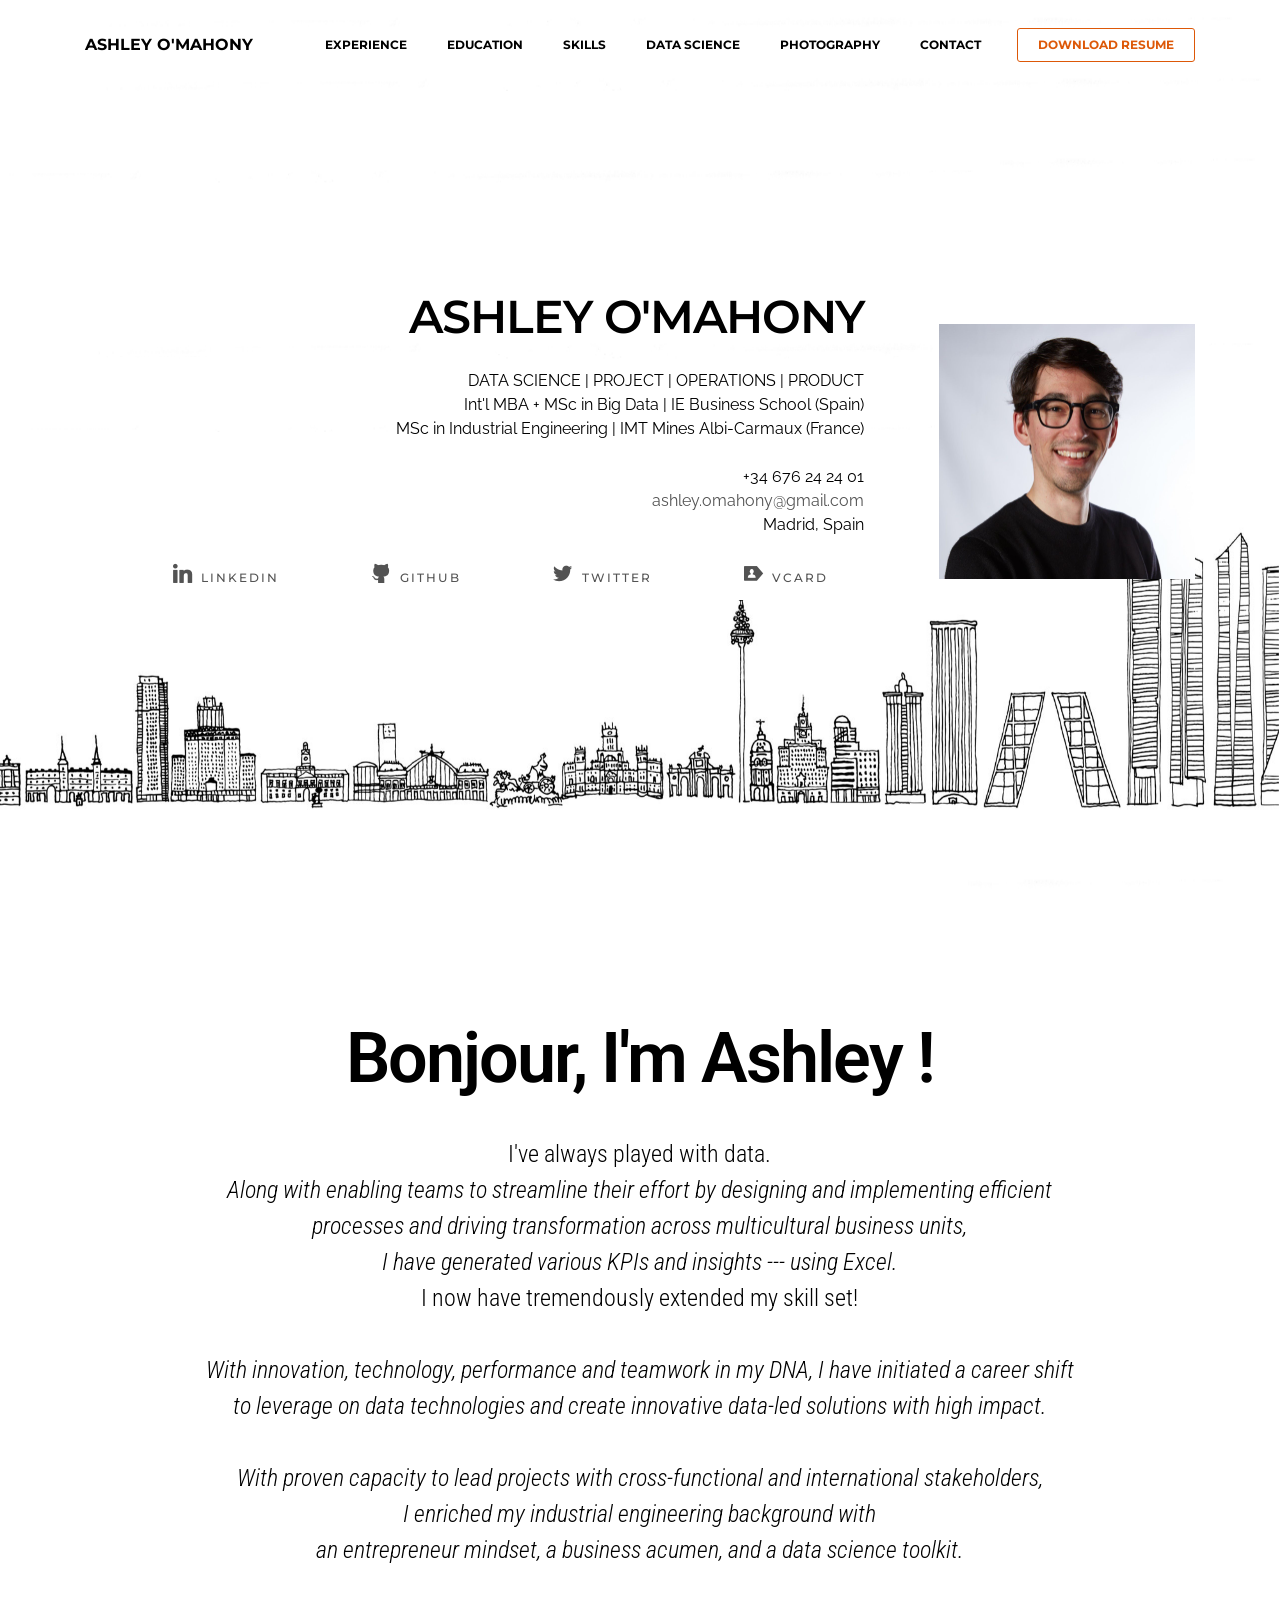
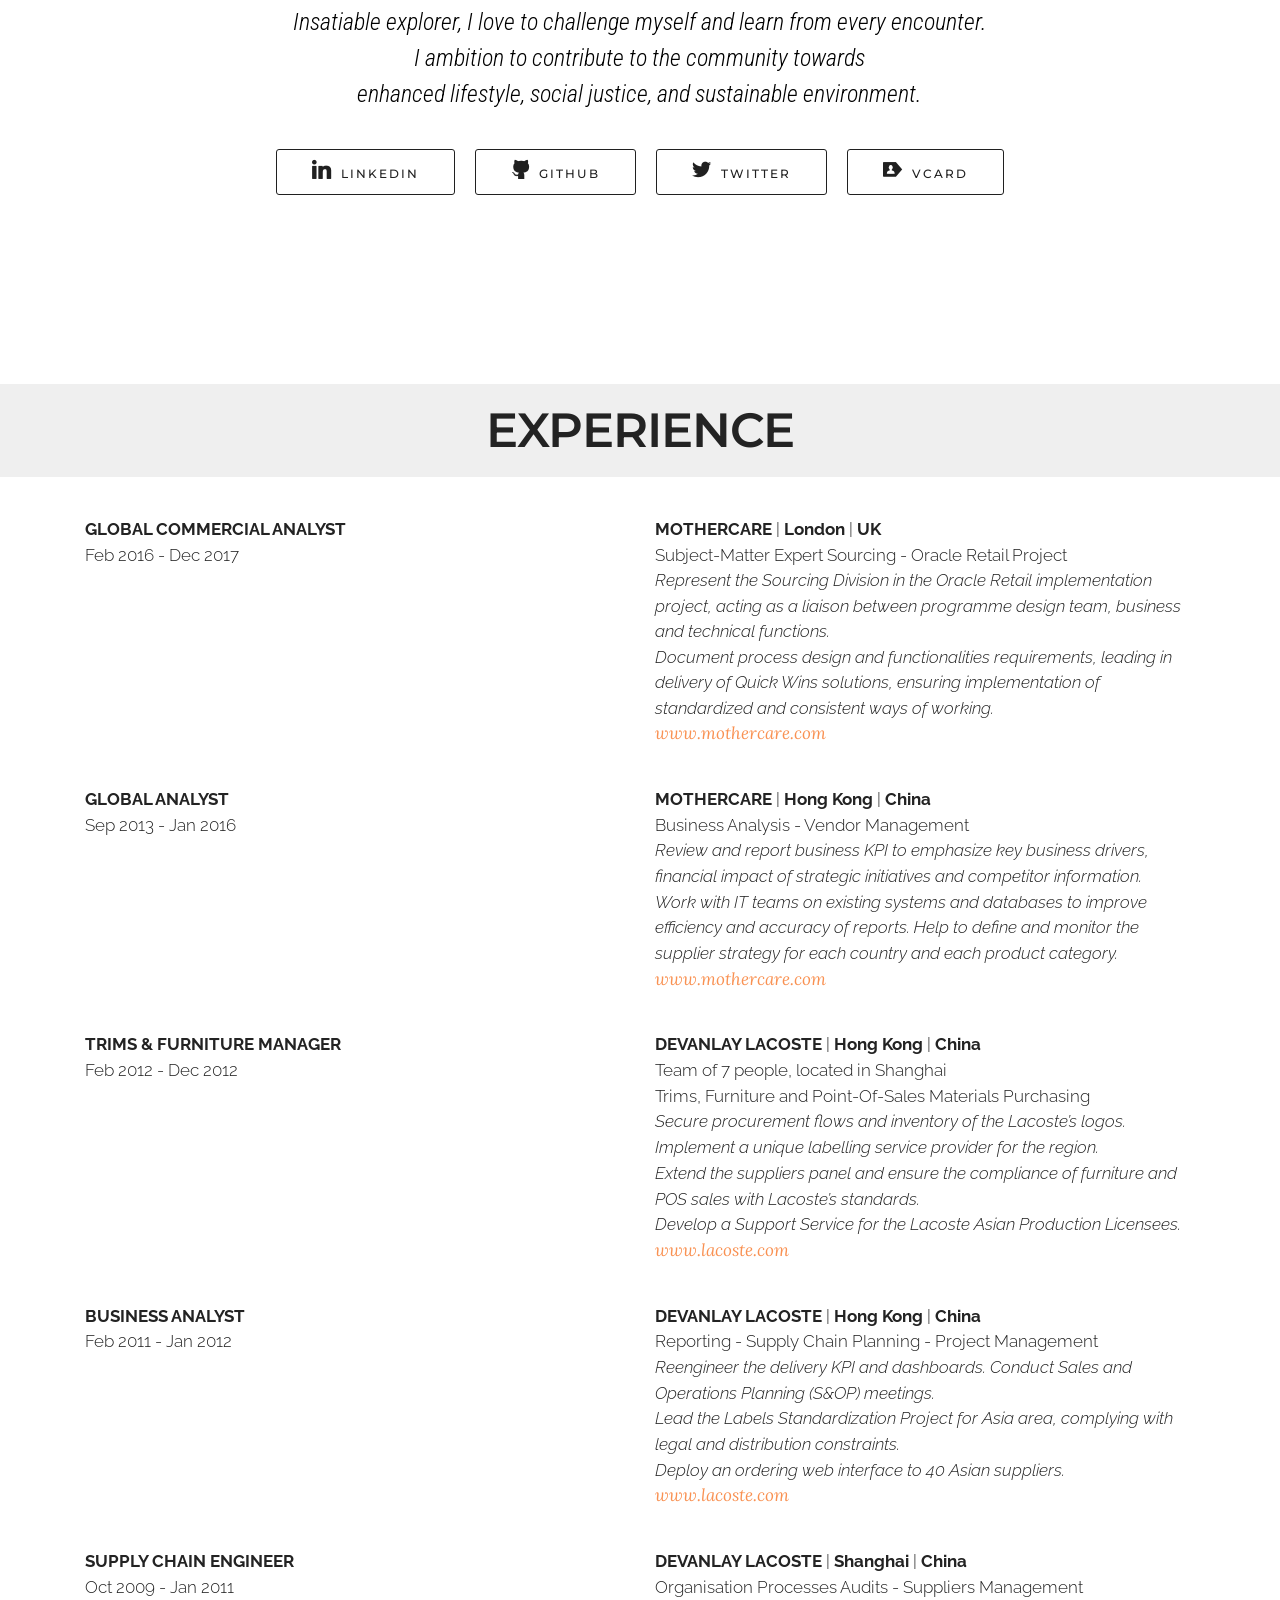
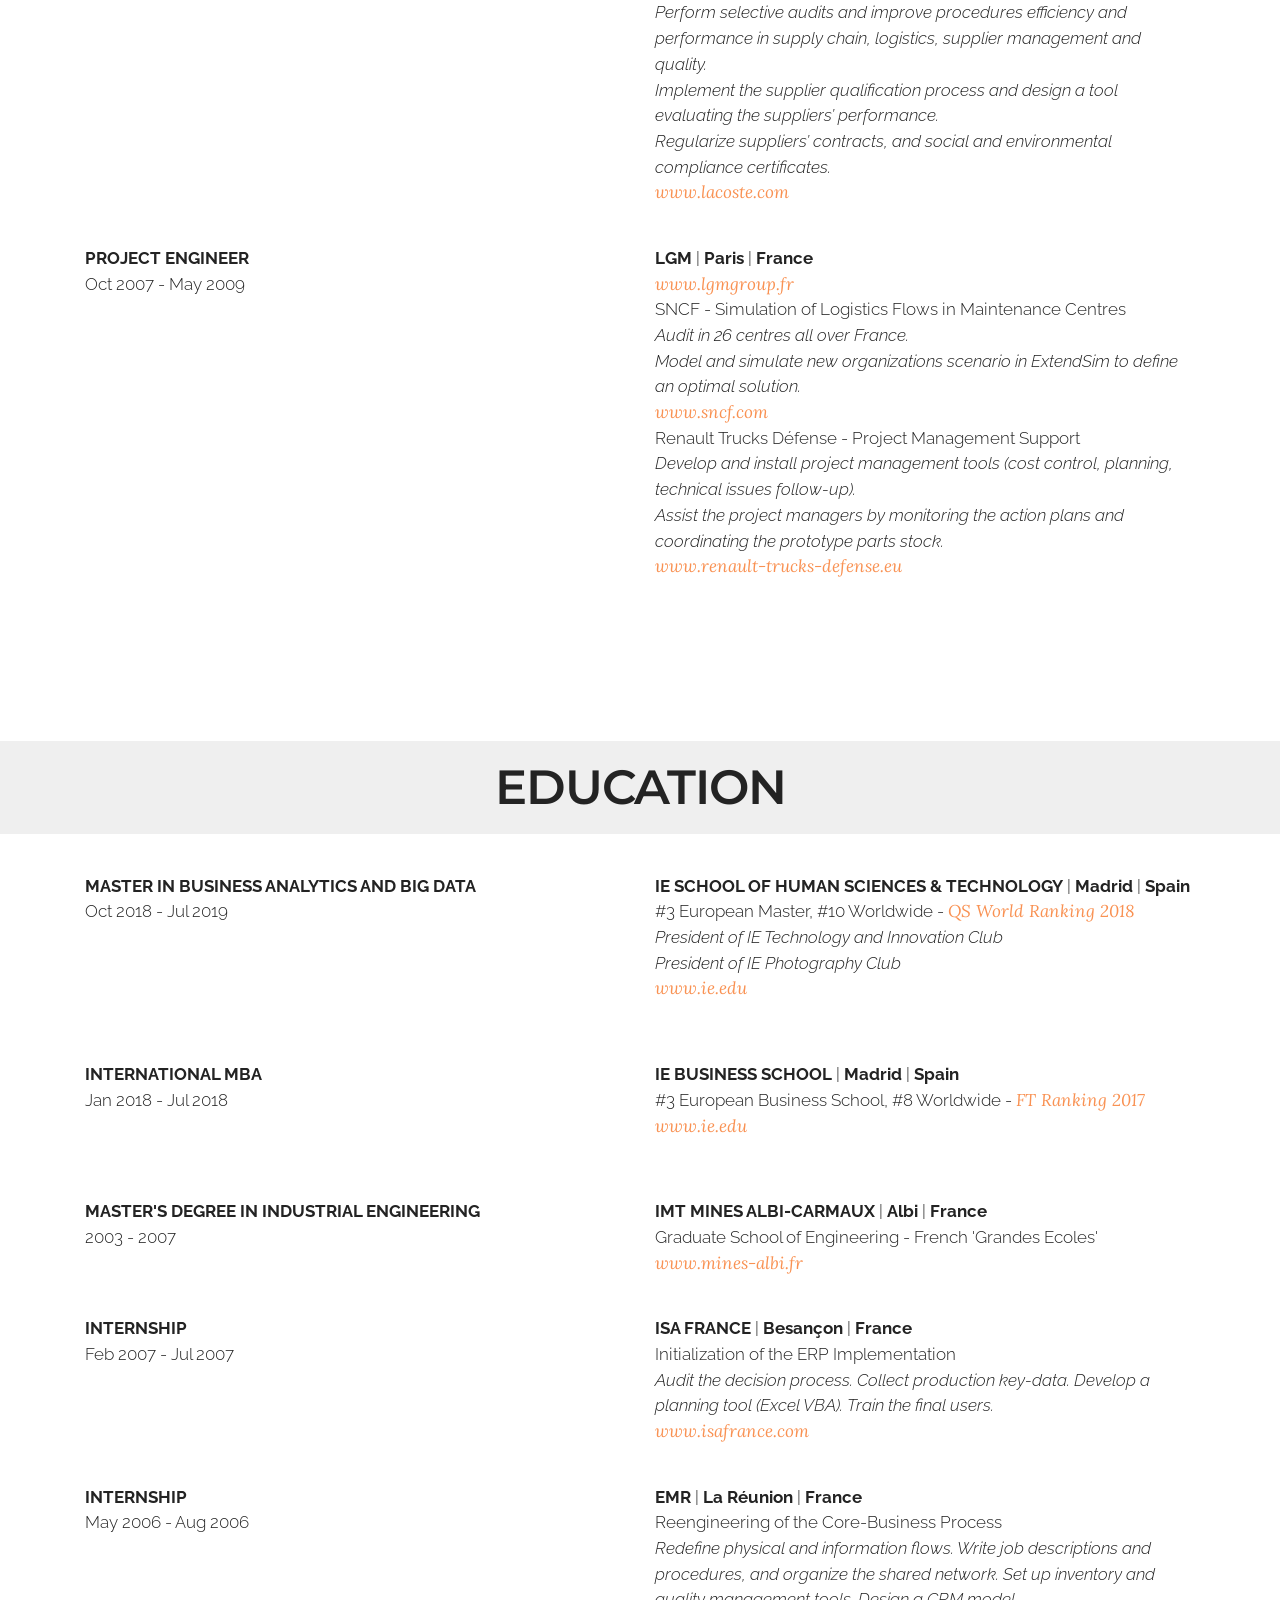
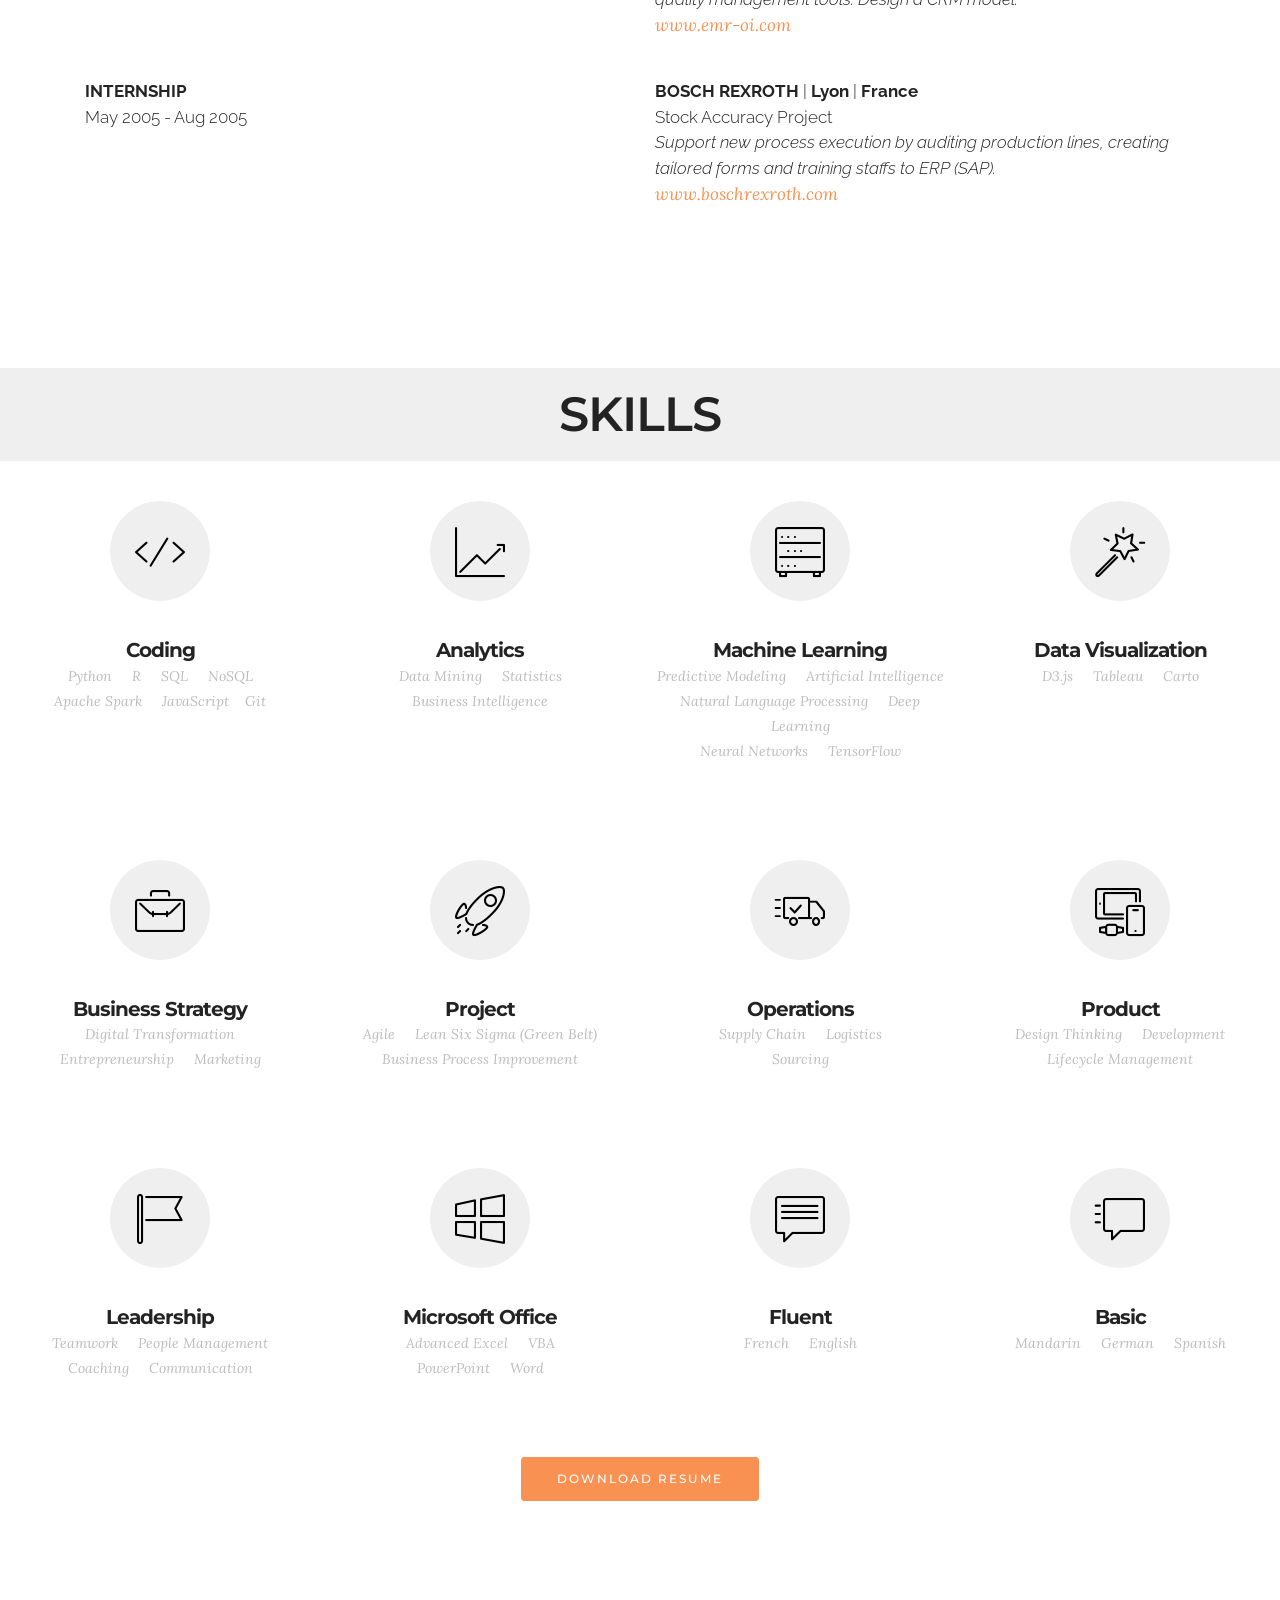
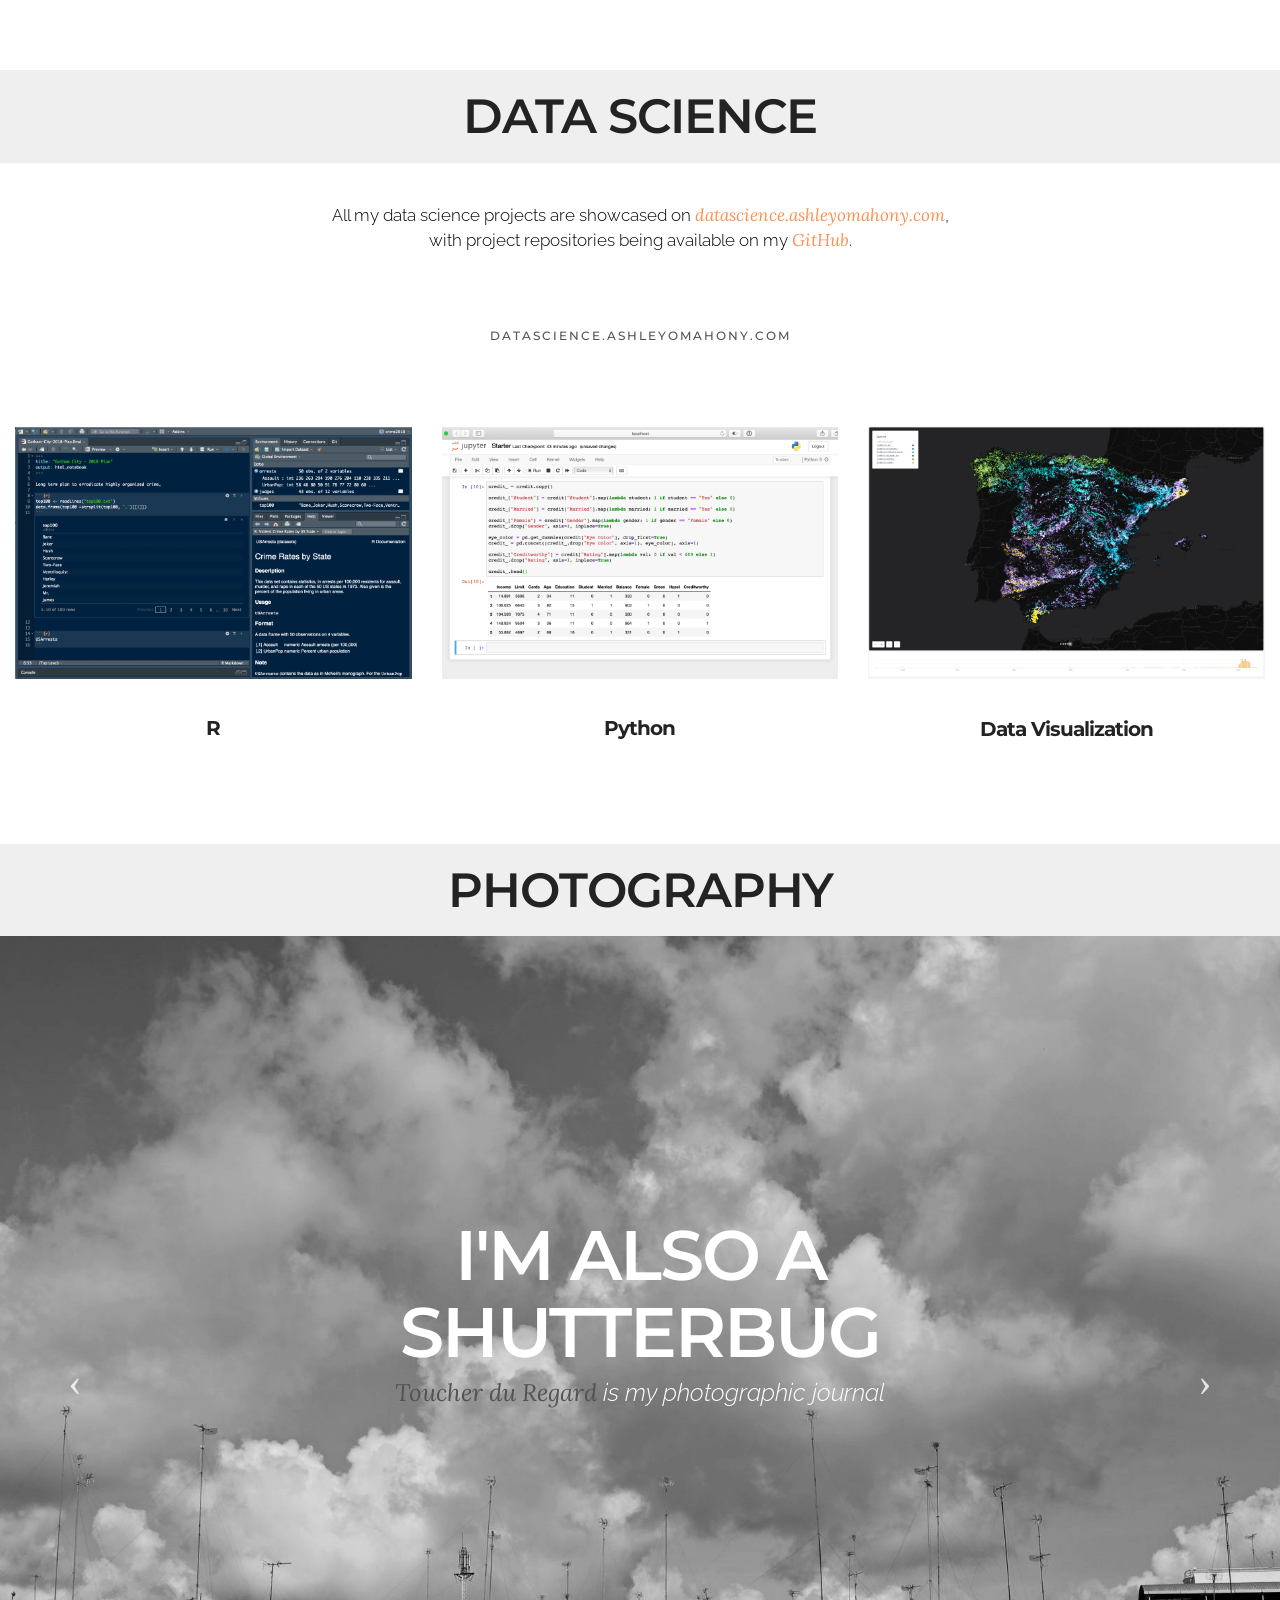
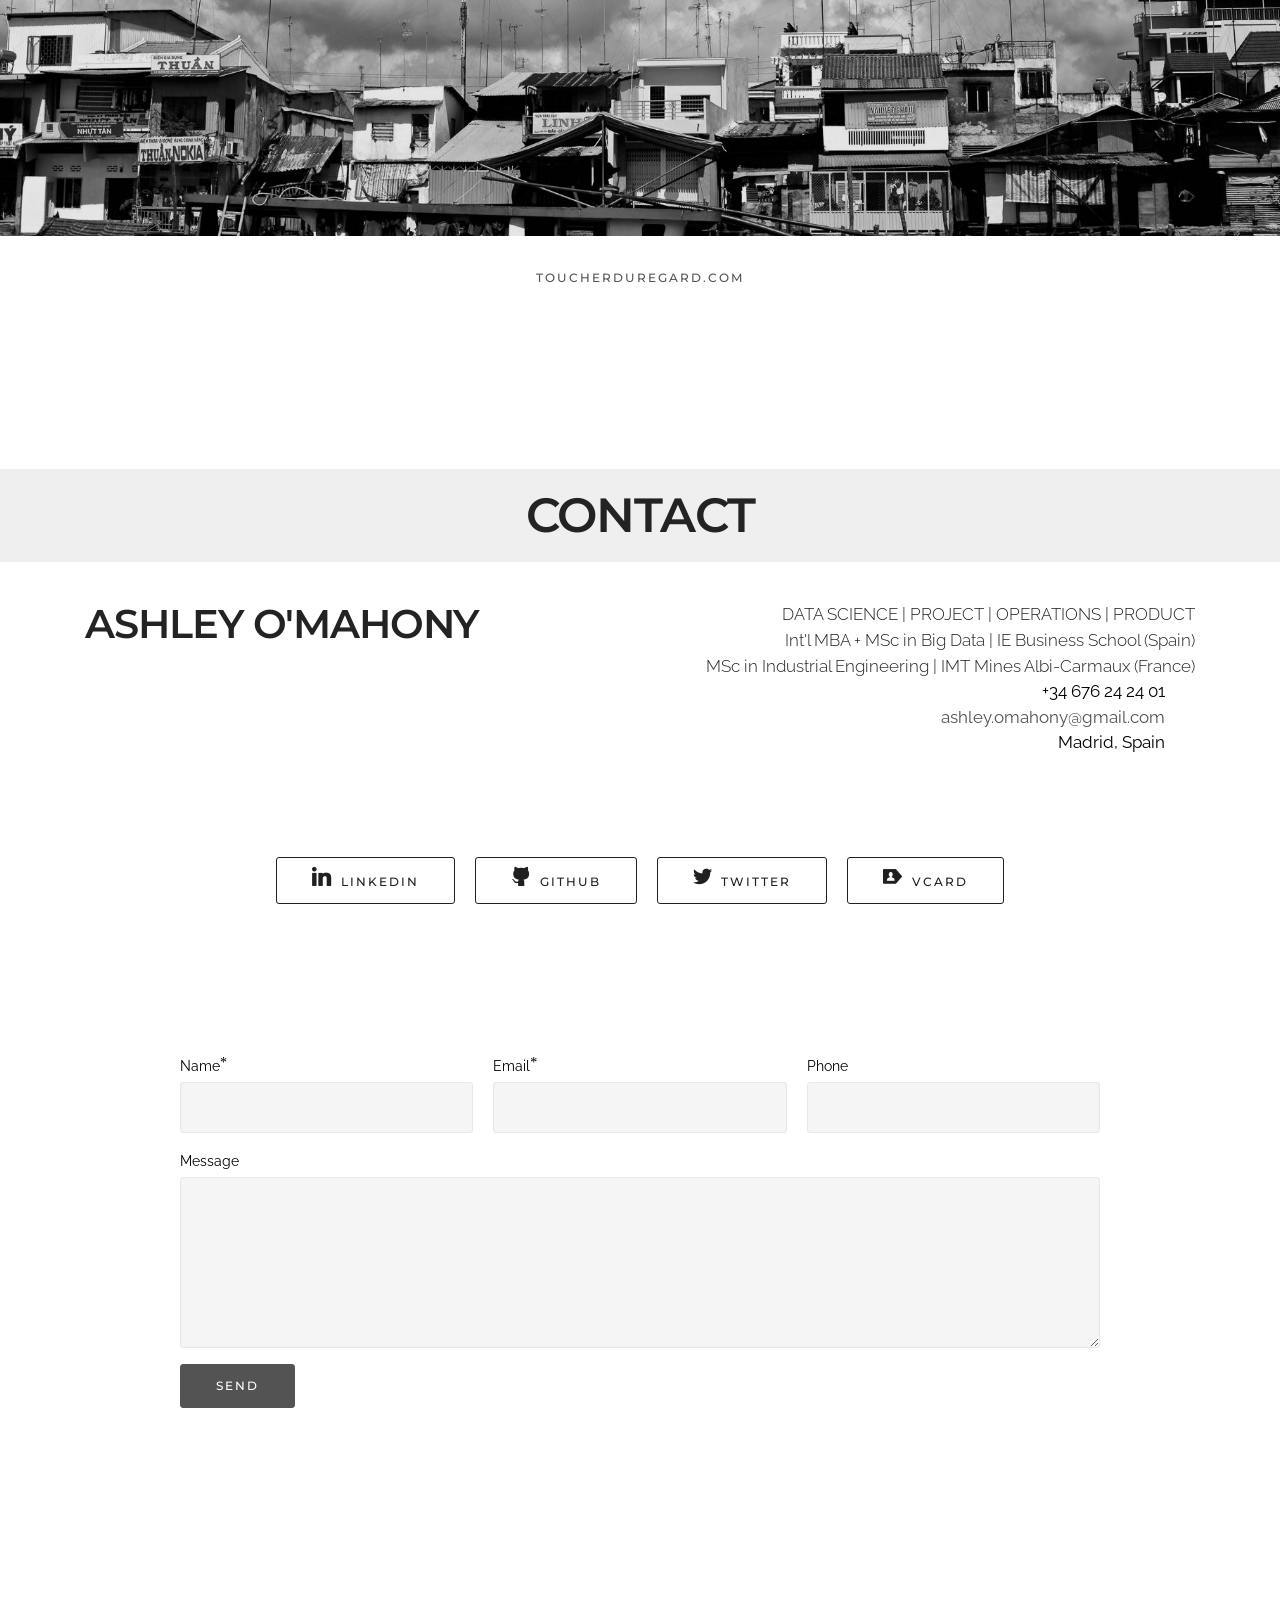
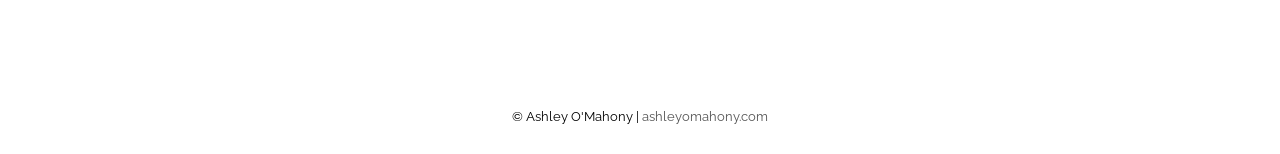
<file: archives/2019.08.16 - Minor Skills Changes/index.html>
<!DOCTYPE html>
<html >
<head>
  <!-- Site made with Mobirise Website Builder v4.9.7, https://mobirise.com -->
  <meta charset="UTF-8">
  <meta http-equiv="X-UA-Compatible" content="IE=edge">
  <meta name="generator" content="Mobirise v4.9.7, mobirise.com">
  <meta name="viewport" content="width=device-width, initial-scale=1, minimum-scale=1">
  <link rel="shortcut icon" href="assets/images/ao2-128x128.png" type="image/x-icon">
  <meta property='og:image' content='screenshot.png'>
  <meta name="description" content="Ashley O'Mahony | Data Science | Project | Operations | Product
Int'l MBA | MSc in Big Data | MSc in Industrial Engineering

His professional experience, his educational background, his passion for photography, and his contact details.

Download his full resume I ashleyomahony.com">
  
  <title>Ashley O'Mahony | Professional Experience</title>
  <link rel="stylesheet" href="https://fonts.googleapis.com/css?family=Montserrat:400,700">
  <link rel="stylesheet" href="https://fonts.googleapis.com/css?family=Raleway:100,100i,200,200i,300,300i,400,400i,500,500i,600,600i,700,700i,800,800i,900,900i">
  <link rel="stylesheet" href="assets/et-line-font-plugin/style.css">
  <link rel="stylesheet" href="https://fonts.googleapis.com/css?family=Lora:400,700,400italic,700italic&subset=latin">
  <link rel="stylesheet" href="assets/web/assets/mobirise-icons/mobirise-icons.css">
  <link rel="stylesheet" href="assets/tether/tether.min.css">
  <link rel="stylesheet" href="assets/bootstrap/css/bootstrap.min.css">
  <link rel="stylesheet" href="assets/dropdown/css/style.css">
  <link rel="stylesheet" href="assets/socicon/css/styles.css">
  <link rel="stylesheet" href="assets/theme/css/style.css">
  <link rel="stylesheet" href="assets/mobirise/css/mbr-additional.css" type="text/css">
  
  
  
</head>
<body>

<!-- Google Analytics -->
<script>
  (function(i,s,o,g,r,a,m){i['GoogleAnalyticsObject']=r;i[r]=i[r]||function(){
  (i[r].q=i[r].q||[]).push(arguments)},i[r].l=1*new Date();a=s.createElement(o),
  m=s.getElementsByTagName(o)[0];a.async=1;a.src=g;m.parentNode.insertBefore(a,m)
  })(window,document,'script','https://www.google-analytics.com/analytics.js','ga');

  ga('create', 'UA-37753521-1', 'auto');
  ga('send', 'pageview');

</script>
<!-- /Google Analytics -->


  <section id="menu-0" data-rv-view="749">

    <nav class="navbar navbar-dropdown transparent navbar-fixed-top bg-color">
        <div class="container">

            <div class="mbr-table">
                <div class="mbr-table-cell">

                    <div class="navbar-brand">
                        
                        <a class="navbar-caption text-black" href="http://ashleyomahony.com">ASHLEY O'MAHONY</a>
                    </div>

                </div>
                <div class="mbr-table-cell">

                    <button class="navbar-toggler pull-xs-right hidden-md-up" type="button" data-toggle="collapse" data-target="#exCollapsingNavbar">
                        <div class="hamburger-icon"></div>
                    </button>

                    <ul class="nav-dropdown collapse pull-xs-right nav navbar-nav navbar-toggleable-sm" id="exCollapsingNavbar"><li class="nav-item"><a class="nav-link link" href="index.html#header3-11">EXPERIENCE</a></li><li class="nav-item"><a class="nav-link link" href="index.html#header3-12">EDUCATION</a></li><li class="nav-item"><a class="nav-link link" href="index.html#header3-13">SKILLS</a></li><li class="nav-item"><a class="nav-link link" href="index.html#header3-2i">DATA SCIENCE</a></li><li class="nav-item"><a class="nav-link link" href="index.html#header3-1f">PHOTOGRAPHY</a></li><li class="nav-item"><a class="nav-link link" href="index.html#header3-1p">CONTACT</a></li><li class="nav-item nav-btn"><a class="nav-link btn btn-primary-outline btn-primary" href="https://drive.google.com/open?id=1dz-HZq5PjAVc2SQXt1TEFGImQEeccuc3" target="_blank">DOWNLOAD RESUME</a></li></ul>
                    <button hidden="" class="navbar-toggler navbar-close" type="button" data-toggle="collapse" data-target="#exCollapsingNavbar">
                        <div class="close-icon"></div>
                    </button>

                </div>
            </div>

        </div>
    </nav>

</section>

<section class="engine"><a href="https://mobirise.info/c">web builder</a></section><section class="mbr-section mbr-section-hero mbr-section-full header2 mbr-parallax-background mbr-after-navbar" id="header2-1" data-rv-view="753" style="background-image: url(assets/images/londondraw-1-2000x1521-copy-2000x1521.png);">

    

    <div class="mbr-table mbr-table-full">
        <div class="mbr-table-cell">

            <div class="container">
                <div class="mbr-section row">
                    <div class="mbr-table-md-up">
                        
                        
                        

                        <div class="mbr-table-cell col-md-5 content-size text-xs-center text-md-right">

                            <h3 class="mbr-section-title display-2">ASHLEY O'MAHONY</h3>

                            <div class="mbr-section-text">
                                <p>DATA SCIENCE | PROJECT | OPERATIONS | PRODUCT<br>Int'l MBA + MSc in Big Data | IE Business School (Spain)<br>MSc in Industrial Engineering | IMT Mines Albi-Carmaux (France)<br><br>+34 676 24 24 01<br><a href="mailto:ashley.omahony@gmail.com" class="text-black">ashley.omahony@gmail.com</a><br>Madrid, Spain<br></p>
                            </div>

                            <div class="mbr-section-btn"> <a class="btn btn-white" href="https://www.linkedin.com/in/ashleyomahony/" target="_blank"><span class="socicon socicon-linkedin mbr-iconfont mbr-iconfont-btn"></span>LINKEDIN</a> <a class="btn btn-white" href="http://github.com/ashomah" target="_blank"><span class="socicon socicon-github mbr-iconfont mbr-iconfont-btn"></span>GITHUB</a> <a class="btn btn-white" href="https://twitter.com/AshleyOMahony" target="_blank"><span class="socicon socicon-twitter mbr-iconfont mbr-iconfont-btn"></span>TWITTER</a>  <a class="btn btn-white" href="http://ashleyomahony.com/Ashley_OMahony.vcf" target="_blank"><span class="socicon socicon-persona mbr-iconfont mbr-iconfont-btn"></span>VCARD</a> </div>

                        </div>
                        <div class="mbr-table-cell mbr-valign-top mbr-left-padding-md-up col-md-7 image-size" style="width: 29%;">
                            <div class="mbr-figure"><img src="assets/images/file-1024x1024.jpg" alt="Ashley O'Mahony" title="Ashley O'Mahony"></div>
                        </div>

                    </div>
                </div>
            </div>

        </div>
    </div>

    

</section>

<section class="mbr-section mbr-section-hero mbr-section-full" id="header1-a" data-rv-view="756" style="background-color: rgb(255, 255, 255);">

    

    <div class="mbr-table-cell">

        <div class="container">
            <div class="row">
                <div class="mbr-section col-md-10 col-md-offset-1 text-xs-center">

                    <h1 class="mbr-section-title display-1">Bonjour, I'm Ashley !</h1>
                    <p class="mbr-section-lead lead"><br><span style="font-style: normal;">I've always played with data.</span><br>Along with enabling teams to streamline their effort by designing and implementing efficient processes and driving transformation across multicultural business units,<br>I have generated various KPIs and insights --- using Excel.<br><span style="font-style: normal;">I now have tremendously extended my skill set!<br></span><br>With innovation, technology, performance and teamwork in my DNA, I have initiated a career shift<br>to leverage on data technologies and create innovative data-led solutions with high impact.<br><br>With proven capacity to lead projects with cross-functional and international stakeholders,<br>I enriched my industrial engineering background with<br>an entrepreneur mindset, a business acumen, and a data science toolkit.<br><br>Insatiable explorer, I love to challenge myself and learn from every encounter.<br>I ambition to contribute to the community towards<br>enhanced lifestyle, social justice, and sustainable environment.<br></p>
                    <div class="mbr-section-btn">  <a class="btn btn-lg btn-black-outline btn-black" href="https://www.linkedin.com/in/ashleyomahony" target="_blank"><span class="socicon socicon-linkedin mbr-iconfont mbr-iconfont-btn"></span>LINKEDIN</a> <a class="btn btn-lg btn-black-outline btn-black" href="http://github.com/ashomah" target="_blank"><span class="socicon socicon-github mbr-iconfont mbr-iconfont-btn"></span>GITHUB</a> <a class="btn btn-lg btn-black-outline btn-black" href="https://twitter.com/AshleyOMahony" target="_blank"><span class="socicon socicon-twitter mbr-iconfont mbr-iconfont-btn"></span>TWITTER</a> <a class="btn btn-lg btn-black-outline btn-black" href="http://ashleyomahony.com/Ashley_OMahony.vcf" target="_blank"><span class="socicon socicon-persona mbr-iconfont mbr-iconfont-btn"></span>VCARD</a>   </div>
                </div>
            </div>
        </div>
    </div>

    

</section>

<section class="mbr-section mbr-section__container article" id="header3-11" data-rv-view="759" style="background-color: rgb(255, 255, 255); padding-top: 20px; padding-bottom: 40px;">
    <div class="container">
        <div class="row">
            <div class="col-xs-12">
                <h3 class="mbr-section-title display-2"></h3>
                
            </div>
        </div>
    </div>
</section>

<section class="mbr-section mbr-section__container article" id="header3-g" data-rv-view="761" style="background-color: rgb(239, 239, 239); padding-top: 20px; padding-bottom: 20px;">
    <div class="container">
        <div class="row">
            <div class="col-xs-12">
                <h3 class="mbr-section-title display-2">EXPERIENCE</h3>
                
            </div>
        </div>
    </div>
</section>

<section class="mbr-section article mbr-section__container" id="content6-j" data-rv-view="763" style="background-color: rgb(255, 255, 255); padding-top: 40px; padding-bottom: 20px;">

    <div class="container">
        <div class="row">
            <div class="col-xs-12 col-md-6 lead"><p><strong>GLOBAL COMMERCIAL ANALYST</strong></p><p><span style="font-size: 1.07rem; line-height: 1.5;">Feb 2016 - Dec 2017</span><br></p></div>
            <div class="col-xs-12 col-md-6 lead"><p><strong>MOTHERCARE</strong> | <strong>London</strong> | <strong>UK</strong></p><p><span style="font-size: 1.07rem; line-height: 1.5;">Subject-Matter Expert Sourcing&nbsp;-&nbsp;Oracle Retail Project</span><br></p><p><em>Represent the Sourcing Division in the Oracle Retail implementation project, acting as a liaison between programme design team, business and technical functions.
</em></p><p><em>Document process design and functionalities requirements, leading in delivery of Quick Wins solutions, ensuring implementation of standardized and consistent ways of working.
</em></p><p><em><a href="http://www.mothercare.com" target="_blank">www.mothercare.com</a></em><br></p></div>
        </div>
    </div>

</section>

<section class="mbr-section article mbr-section__container" id="content6-n" data-rv-view="765" style="background-color: rgb(255, 255, 255); padding-top: 20px; padding-bottom: 20px;">

    <div class="container">
        <div class="row">
            <div class="col-xs-12 col-md-6 lead"><p><strong>GLOBAL ANALYST</strong></p><p><span style="font-size: 1.07rem; line-height: 1.5;">Sep 2013 - Jan 2016</span><br></p></div>
            <div class="col-xs-12 col-md-6 lead"><p><strong>MOTHERCARE</strong> | <strong>Hong Kong</strong>&nbsp;| <strong>China</strong></p><p><span style="font-size: 1.07rem; line-height: 1.5;">Business Analysis - Vendor Management</span></p><p><em>Review and report business KPI to emphasize key business drivers, financial impact of strategic initiatives and competitor information.</em><br></p><p><em>Work with IT teams on existing systems and databases to improve efficiency and accuracy of reports. Help to define and monitor the supplier strategy for each country and each product category.</em><br></p><p><em><a href="http://www.mothercare.com" target="_blank">www.mothercare.com</a></em></p></div>
        </div>
    </div>

</section>

<section class="mbr-section article mbr-section__container" id="content6-r" data-rv-view="767" style="background-color: rgb(255, 255, 255); padding-top: 20px; padding-bottom: 20px;">

    <div class="container">
        <div class="row">
            <div class="col-xs-12 col-md-6 lead"><p><span style="font-size: 1.07rem; line-height: 1.5;"><strong>TRIMS &amp; FURNITURE MANAGER</strong></span></p><p><span style="font-size: 1.07rem; line-height: 1.5;">Feb 2012 - Dec 2012</span><br></p></div>
            <div class="col-xs-12 col-md-6 lead"><p><strong>DEVANLAY LACOSTE</strong> | <strong>Hong Kong</strong>&nbsp;| <strong>China</strong></p><p><span style="font-size: 1.07rem; line-height: 1.5;">Team of 7 people, located in Shanghai</span></p><p><span style="font-size: 1.07rem; line-height: 1.5;">Trims, Furniture and Point-Of-Sales Materials Purchasing</span></p><p><em>Secure procurement flows and inventory of the Lacoste’s logos.</em></p><p><em>Implement a unique labelling service provider for the region.</em></p><p><em>Extend the suppliers panel and ensure the compliance of furniture and POS sales with Lacoste’s standards.</em></p><p><em>Develop a Support Service for the Lacoste Asian Production Licensees.</em></p><p><a href="http://www.lacoste.com/" target="_blank">www.lacoste.com</a><em><a href="http://www.mothercare.com" target="_blank"></a></em><br></p></div>
        </div>
    </div>

</section>

<section class="mbr-section article mbr-section__container" id="content6-s" data-rv-view="769" style="background-color: rgb(255, 255, 255); padding-top: 20px; padding-bottom: 20px;">

    <div class="container">
        <div class="row">
            <div class="col-xs-12 col-md-6 lead"><p><span style="font-size: 1.07rem; line-height: 1.5;"><strong>BUSINESS ANALYST</strong></span></p><p><span style="font-size: 1.07rem; line-height: 1.5;">Feb 2011 - Jan 2012</span><br></p></div>
            <div class="col-xs-12 col-md-6 lead"><p><strong>DEVANLAY LACOSTE</strong> | <strong>Hong Kong</strong>&nbsp;| <strong>China</strong></p><p><span style="font-size: 1.07rem; line-height: 1.5;">Reporting - Supply Chain&nbsp;Planning -&nbsp;Project Management</span></p><p><em>Reengineer the delivery KPI and dashboards. Conduct Sales and Operations Planning (S&amp;OP) meetings.</em></p><p><em>Lead the Labels Standardization Project for Asia area, complying with legal and distribution constraints.</em></p><p><em>Deploy an ordering web interface to 40 Asian suppliers.</em></p><p><a href="http://www.lacoste.com/" target="_blank" style="font-size: 1.07rem; background-color: rgb(255, 255, 255); line-height: 1.5;">www.lacoste.com</a><br></p></div>
        </div>
    </div>

</section>

<section class="mbr-section article mbr-section__container" id="content6-u" data-rv-view="771" style="background-color: rgb(255, 255, 255); padding-top: 20px; padding-bottom: 20px;">

    <div class="container">
        <div class="row">
            <div class="col-xs-12 col-md-6 lead"><p><span style="font-size: 1.07rem; line-height: 1.5;"><strong>SUPPLY CHAIN ENGINEER</strong></span></p><p><span style="font-size: 1.07rem; line-height: 1.5;">Oct 2009 - Jan 2011</span><br></p></div>
            <div class="col-xs-12 col-md-6 lead"><p><strong>DEVANLAY LACOSTE</strong> | <strong>Shanghai</strong>&nbsp;| <strong>China</strong></p><p><span style="font-size: 1.07rem; line-height: 1.5;">Organisation Processes Audits - Suppliers Management</span></p><p><em>Perform selective audits and improve procedures efficiency and performance in supply chain, logistics, supplier management and quality.</em></p><p><em>Implement the supplier qualification process and design a tool evaluating the suppliers’ performance.</em></p><p><em>Regularize suppliers’ contracts, and social and environmental compliance certificates.</em></p><p><a href="http://www.lacoste.com/" target="_blank" style="font-size: 1.07rem; background-color: rgb(255, 255, 255); line-height: 1.5;">www.lacoste.com</a><br></p></div>
        </div>
    </div>

</section>

<section class="mbr-section article mbr-section__container" id="content6-v" data-rv-view="773" style="background-color: rgb(255, 255, 255); padding-top: 20px; padding-bottom: 100px;">

    <div class="container">
        <div class="row">
            <div class="col-xs-12 col-md-6 lead"><p><span style="font-size: 1.07rem; line-height: 1.5;"><strong>PROJECT ENGINEER</strong></span></p><p><span style="font-size: 1.07rem; line-height: 1.5;">Oct 2007 - May 2009</span><br></p></div>
            <div class="col-xs-12 col-md-6 lead"><p><strong>LGM</strong> | <strong>Paris</strong>&nbsp;| <strong>France</strong></p><p><span style="font-size: 1.07rem; line-height: 1.5;"><a href="http://www.lgmgroup.fr" target="_blank">www.lgmgroup.fr</a></span><br></p><p><span style="font-size: 1.07rem; line-height: 1.5;">SNCF - Simulation of Logistics Flows in Maintenance Centres</span></p><p><em>Audit in 26 centres all over France.</em></p><p><em>Model and simulate new organizations scenario in ExtendSim to define an optimal solution.</em></p><p><a href="http://www.sncf.com" target="_blank">www.sncf.com</a><em></em></p><p>Renault Trucks Défense - Project Management Support</p><p><em>Develop and install project management tools (cost control, planning, technical issues follow-up).</em></p><p><em>Assist the project managers by monitoring the action plans and coordinating the prototype parts stock.</em></p><p><a href="http://www.renault-trucks-defense.eu" target="_blank">www.renault-trucks-defense.eu</a><a href="www.renault-trucks-defense.eu" target="_blank"></a></p></div>
        </div>
    </div>

</section>

<section class="mbr-section mbr-section__container article" id="header3-12" data-rv-view="775" style="background-color: rgb(255, 255, 255); padding-top: 20px; padding-bottom: 40px;">
    <div class="container">
        <div class="row">
            <div class="col-xs-12">
                <h3 class="mbr-section-title display-2"></h3>
                
            </div>
        </div>
    </div>
</section>

<section class="mbr-section mbr-section__container article" id="header3-w" data-rv-view="777" style="background-color: rgb(239, 239, 239); padding-top: 20px; padding-bottom: 20px;">
    <div class="container">
        <div class="row">
            <div class="col-xs-12">
                <h3 class="mbr-section-title display-2">EDUCATION</h3>
                
            </div>
        </div>
    </div>
</section>

<section class="mbr-section article mbr-section__container" id="content6-2d" data-rv-view="779" style="background-color: rgb(255, 255, 255); padding-top: 40px; padding-bottom: 20px;">

    <div class="container">
        <div class="row">
            <div class="col-xs-12 col-md-6 lead"><p><span style="font-size: 1.07rem;"><strong>MASTER IN BUSINESS ANALYTICS AND BIG DATA</strong></span></p><p><span style="font-size: 1.07rem;">Oct 2018 - Jul 2019</span><br></p></div>
            <div class="col-xs-12 col-md-6 lead"><p><strong>IE SCHOOL OF HUMAN SCIENCES &amp; TECHNOLOGY</strong>&nbsp;| <strong>Madrid</strong>&nbsp;| <strong>Spain</strong></p><p><span style="font-size: 1.07rem; line-height: 1.5;">#3 European Master, #10 Worldwide - <a href="https://www.topuniversities.com/university-rankings/business-masters-rankings/business-analytics/2018" target="_blank">QS World Ranking 2018</a></span><br></p><p><em>President of IE Technology and Innovation Club</em></p><p><em>President of IE Photography Club</em></p><p><a href="http://www.ie.edu" target="_blank">www.ie.edu</a><br></p></div>
        </div>
    </div>

</section>

<section class="mbr-section article mbr-section__container" id="content6-2b" data-rv-view="781" style="background-color: rgb(255, 255, 255); padding-top: 40px; padding-bottom: 20px;">

    <div class="container">
        <div class="row">
            <div class="col-xs-12 col-md-6 lead"><p><span style="font-size: 1.07rem;"><strong>INTERNATIONAL MBA</strong></span></p><p><span style="font-size: 1.07rem;">Jan 2018 - Jul 2018</span><br></p></div>
            <div class="col-xs-12 col-md-6 lead"><p><strong>IE BUSINESS SCHOOL</strong>&nbsp;| <strong>Madrid</strong>&nbsp;| <strong>Spain</strong></p><p><span style="font-size: 1.07rem; line-height: 1.5;">#3 European Business School, #8 Worldwide - <a href="http://rankings.ft.com/businessschoolrankings/ie-business-school" target="_blank">FT Ranking 2017</a></span><br></p><p><a href="http://www.ie.edu" target="_blank">www.ie.edu</a><br></p></div>
        </div>
    </div>

</section>

<section class="mbr-section article mbr-section__container" id="content6-x" data-rv-view="783" style="background-color: rgb(255, 255, 255); padding-top: 40px; padding-bottom: 20px;">

    <div class="container">
        <div class="row">
            <div class="col-xs-12 col-md-6 lead"><p><span style="font-size: 1.07rem; line-height: 1.5;"><strong>MASTER'S DEGREE IN INDUSTRIAL ENGINEERING</strong></span></p><p><span style="font-size: 1.07rem; line-height: 1.5;">2003 - 2007</span><br></p></div>
            <div class="col-xs-12 col-md-6 lead"><p><strong>IMT MINES ALBI-CARMAUX</strong> | <strong>Albi</strong>&nbsp;| <strong>France</strong></p><p><span style="font-size: 1.07rem; line-height: 1.5;">Graduate School of Engineering - French 'Grandes Ecoles'</span><br></p><p><a href="http://www.mines-albi.fr" target="_blank">www.mines-albi.fr</a><a href="http://www.lacoste.com/" target="_blank" style="font-size: 1.07rem; background-color: rgb(255, 255, 255); line-height: 1.5;"></a><br></p></div>
        </div>
    </div>

</section>

<section class="mbr-section article mbr-section__container" id="content6-y" data-rv-view="785" style="background-color: rgb(255, 255, 255); padding-top: 20px; padding-bottom: 20px;">

    <div class="container">
        <div class="row">
            <div class="col-xs-12 col-md-6 lead"><p><span style="font-size: 1.07rem; line-height: 1.5;"><strong>INTERNSHIP</strong></span></p><p><span style="font-size: 1.07rem; line-height: 1.5;">Feb 2007 - Jul 2007</span><br></p></div>
            <div class="col-xs-12 col-md-6 lead"><p><strong>ISA FRANCE</strong> | <strong>Besançon</strong>&nbsp;| <strong>France</strong></p><p><span style="font-size: 1.07rem; line-height: 1.5;">Initialization of the ERP Implementation</span></p><p><em>Audit the decision process.&nbsp;</em><em>Collect production key-data.&nbsp;</em><em>Develop a planning tool (Excel VBA).&nbsp;</em><em>Train the final users.</em></p><p><a href="http://www.isafrance.com/en/home.html" target="_blank">www.isafrance.com</a><a href="http://www.lacoste.com/" target="_blank" style="font-size: 1.07rem; background-color: rgb(255, 255, 255); line-height: 1.5;"></a><br></p></div>
        </div>
    </div>

</section>

<section class="mbr-section article mbr-section__container" id="content6-z" data-rv-view="787" style="background-color: rgb(255, 255, 255); padding-top: 20px; padding-bottom: 20px;">

    <div class="container">
        <div class="row">
            <div class="col-xs-12 col-md-6 lead"><p><span style="font-size: 1.07rem; line-height: 1.5;"><strong>INTERNSHIP</strong></span></p><p><span style="font-size: 1.07rem; line-height: 1.5;">May 2006 - Aug 2006</span><br></p></div>
            <div class="col-xs-12 col-md-6 lead"><p><strong>EMR</strong> | <strong>La Réunion</strong>&nbsp;| <strong>France</strong></p><p><span style="font-size: 1.07rem; line-height: 1.5;">Reengineering of the Core-Business Process</span></p><p><em>Redefine physical and information flows. Write job descriptions and procedures, and organize the shared network. Set up inventory and quality management tools. Design a CRM model.</em></p><p><a href="http://www.emr-oi.com/" target="_blank">www.emr-oi.com</a><a href="http://www.isafrance.com/en/home.html" target="_blank" style="font-size: 1.07rem; background-color: rgb(255, 255, 255); line-height: 1.5;"></a><br></p></div>
        </div>
    </div>

</section>

<section class="mbr-section article mbr-section__container" id="content6-10" data-rv-view="789" style="background-color: rgb(255, 255, 255); padding-top: 20px; padding-bottom: 100px;">

    <div class="container">
        <div class="row">
            <div class="col-xs-12 col-md-6 lead"><p><span style="font-size: 1.07rem; line-height: 1.5;"><strong>INTERNSHIP</strong></span></p><p><span style="font-size: 1.07rem; line-height: 1.5;">May 2005 - Aug 2005</span><br></p></div>
            <div class="col-xs-12 col-md-6 lead"><p><strong>BOSCH REXROTH</strong> | <strong>Lyon</strong>&nbsp;| <strong>France</strong></p><p>Stock Accuracy Project</p><p><em>Support new process execution by auditing production lines, creating tailored forms and training staffs to ERP (SAP).</em></p><p><a href="https://www.boschrexroth.com/" target="_blank">www.boschrexroth.com</a><a href="http://www.isafrance.com/en/home.html" target="_blank" style="font-size: 1.07rem; background-color: rgb(255, 255, 255); line-height: 1.5;"></a><br></p></div>
        </div>
    </div>

</section>

<section class="mbr-section mbr-section__container article" id="header3-13" data-rv-view="791" style="background-color: rgb(255, 255, 255); padding-top: 20px; padding-bottom: 40px;">
    <div class="container">
        <div class="row">
            <div class="col-xs-12">
                <h3 class="mbr-section-title display-2"></h3>
                
            </div>
        </div>
    </div>
</section>

<section class="mbr-section mbr-section__container article" id="header3-14" data-rv-view="793" style="background-color: rgb(239, 239, 239); padding-top: 20px; padding-bottom: 20px;">
    <div class="container">
        <div class="row">
            <div class="col-xs-12">
                <h3 class="mbr-section-title display-2">SKILLS</h3>
                
            </div>
        </div>
    </div>
</section>

<section class="mbr-cards mbr-section mbr-section-nopadding" id="features4-2f" data-rv-view="795" style="background-color: rgb(255, 255, 255);">

    

    <div class="mbr-cards-row row">
        <div class="mbr-cards-col col-xs-12 col-lg-3" style="padding-top: 40px; padding-bottom: 40px;">
            <div class="container">
                <div class="card cart-block">
                    <div class="card-img iconbox"><span class="mbri-code mbr-iconfont mbr-iconfont-features4" style="color: rgb(0, 0, 0);"></span></div>
                    <div class="card-block">
                        <h4 class="card-title">Coding</h4>
                        <h5 class="card-subtitle">Python &nbsp; &nbsp; R &nbsp; &nbsp; SQL &nbsp; &nbsp; NoSQL<br>Apache Spark &nbsp; &nbsp; JavaScript &nbsp; &nbsp;Git</h5>
                        
                        
                    </div>
                </div>
            </div>
        </div>
        <div class="mbr-cards-col col-xs-12 col-lg-3" style="padding-top: 40px; padding-bottom: 40px;">
            <div class="container">
                <div class="card cart-block">
                    <div class="card-img iconbox"><span class="mbri-growing-chart mbr-iconfont mbr-iconfont-features4" style="color: rgb(0, 0, 0);"></span></div>
                    <div class="card-block">
                        <h4 class="card-title">Analytics</h4>
                        <h5 class="card-subtitle">Data Mining &nbsp; &nbsp; Statistics<br>Business Intelligence</h5>
                        
                        
                    </div>
                </div>
          </div>
        </div>
        <div class="mbr-cards-col col-xs-12 col-lg-3" style="padding-top: 40px; padding-bottom: 40px;">
            <div class="container">
                <div class="card cart-block">
                    <div class="card-img iconbox"><span class="mbri-database mbr-iconfont mbr-iconfont-features4" style="color: rgb(0, 0, 0);"></span></div>
                    <div class="card-block">
                        <h4 class="card-title">Machine Learning</h4>
                        <h5 class="card-subtitle">Predictive Modeling &nbsp; &nbsp; Artificial Intelligence<br>Natural Language Processing &nbsp; &nbsp;&nbsp;Deep Learning<br>Neural Networks &nbsp; &nbsp; TensorFlow</h5>
                        
                        
                    </div>
                </div>
            </div>
        </div>
        <div class="mbr-cards-col col-xs-12 col-lg-3" style="padding-top: 40px; padding-bottom: 40px;">
            <div class="container">
                <div class="card cart-block">
                    <div class="card-img iconbox"><span class="mbri-magic-stick mbr-iconfont mbr-iconfont-features4" style="color: rgb(0, 0, 0);"></span></div>
                    <div class="card-block">
                        <h4 class="card-title">Data Visualization</h4>
                        <h5 class="card-subtitle">D3.js &nbsp; &nbsp; Tableau &nbsp; &nbsp; Carto</h5>
                        
                        
                    </div>
                </div>
            </div>
        </div>
        
        
    </div>
</section>

<section class="mbr-cards mbr-section mbr-section-nopadding" id="features4-18" data-rv-view="798" style="background-color: rgb(255, 255, 255);">

    

    <div class="mbr-cards-row row">
        <div class="mbr-cards-col col-xs-12 col-lg-3" style="padding-top: 40px; padding-bottom: 40px;">
            <div class="container">
                <div class="card cart-block">
                    <div class="card-img iconbox"><span class="mbri-briefcase mbr-iconfont mbr-iconfont-features4" style="color: rgb(0, 0, 0);"></span></div>
                    <div class="card-block">
                        <h4 class="card-title">Business Strategy</h4>
                        <h5 class="card-subtitle">Digital Transformation<br>Entrepreneurship &nbsp; &nbsp; Marketing</h5>
                        
                        
                    </div>
                </div>
            </div>
        </div>
        <div class="mbr-cards-col col-xs-12 col-lg-3" style="padding-top: 40px; padding-bottom: 40px;">
            <div class="container">
                <div class="card cart-block">
                    <div class="card-img iconbox"><span class="mbri-rocket mbr-iconfont mbr-iconfont-features4" style="color: rgb(0, 0, 0);"></span></div>
                    <div class="card-block">
                        <h4 class="card-title">Project</h4>
                        <h5 class="card-subtitle">Agile &nbsp; &nbsp; Lean Six Sigma (Green Belt)<br>Business Process Improvement</h5>
                        
                        
                    </div>
                </div>
          </div>
        </div>
        <div class="mbr-cards-col col-xs-12 col-lg-3" style="padding-top: 40px; padding-bottom: 40px;">
            <div class="container">
                <div class="card cart-block">
                    <div class="card-img iconbox"><span class="mbri-delivery mbr-iconfont mbr-iconfont-features4" style="color: rgb(0, 0, 0);"></span></div>
                    <div class="card-block">
                        <h4 class="card-title">Operations</h4>
                        <h5 class="card-subtitle">Supply Chain &nbsp; &nbsp; Logistics<br>Sourcing</h5>
                        
                        
                    </div>
                </div>
            </div>
        </div>
        <div class="mbr-cards-col col-xs-12 col-lg-3" style="padding-top: 40px; padding-bottom: 40px;">
            <div class="container">
                <div class="card cart-block">
                    <div class="card-img iconbox"><span class="mbri-devices mbr-iconfont mbr-iconfont-features4" style="color: rgb(0, 0, 0);"></span></div>
                    <div class="card-block">
                        <h4 class="card-title">Product</h4>
                        <h5 class="card-subtitle">Design Thinking &nbsp; &nbsp; Development<br>Lifecycle Management</h5>
                        
                        
                    </div>
                </div>
            </div>
        </div>
        
        
    </div>
</section>

<section class="mbr-cards mbr-section mbr-section-nopadding" id="features4-2g" data-rv-view="801" style="background-color: rgb(255, 255, 255);">

    

    <div class="mbr-cards-row row">
        <div class="mbr-cards-col col-xs-12 col-lg-3" style="padding-top: 40px; padding-bottom: 40px;">
            <div class="container">
                <div class="card cart-block">
                    <div class="card-img iconbox"><span class="mbri-flag mbr-iconfont mbr-iconfont-features4" style="color: rgb(0, 0, 0);"></span></div>
                    <div class="card-block">
                        <h4 class="card-title">Leadership</h4>
                        <h5 class="card-subtitle">Teamwork &nbsp; &nbsp; People Management<br>Coaching &nbsp; &nbsp; Communication</h5>
                        
                        
                    </div>
                </div>
            </div>
        </div>
        <div class="mbr-cards-col col-xs-12 col-lg-3" style="padding-top: 40px; padding-bottom: 40px;">
            <div class="container">
                <div class="card cart-block">
                    <div class="card-img iconbox"><span class="mbri-windows mbr-iconfont mbr-iconfont-features4" style="color: rgb(0, 0, 0);"></span></div>
                    <div class="card-block">
                        <h4 class="card-title">Microsoft Office</h4>
                        <h5 class="card-subtitle">Advanced Excel &nbsp; &nbsp; VBA<div>PowerPoint &nbsp; &nbsp; Word</div></h5>
                        
                        
                    </div>
                </div>
          </div>
        </div>
        <div class="mbr-cards-col col-xs-12 col-lg-3" style="padding-top: 40px; padding-bottom: 40px;">
            <div class="container">
                <div class="card cart-block">
                    <div class="card-img iconbox"><span class="mbri-chat mbr-iconfont mbr-iconfont-features4" style="color: rgb(0, 0, 0);"></span></div>
                    <div class="card-block">
                        <h4 class="card-title">Fluent</h4>
                        <h5 class="card-subtitle">French &nbsp; &nbsp; English</h5>
                        
                        
                    </div>
                </div>
            </div>
        </div>
        <div class="mbr-cards-col col-xs-12 col-lg-3" style="padding-top: 40px; padding-bottom: 40px;">
            <div class="container">
                <div class="card cart-block">
                    <div class="card-img iconbox"><span class="mbri-help mbr-iconfont mbr-iconfont-features4" style="color: rgb(0, 0, 0);"></span></div>
                    <div class="card-block">
                        <h4 class="card-title">Basic</h4>
                        <h5 class="card-subtitle">Mandarin &nbsp; &nbsp; German &nbsp; &nbsp; Spanish</h5>
                        
                        
                    </div>
                </div>
            </div>
        </div>
        
        
    </div>
</section>

<section class="mbr-section mbr-section__container" id="buttons1-1a" data-rv-view="804" style="background-color: rgb(255, 255, 255); padding-top: 20px; padding-bottom: 100px;">

    <div class="container">
        <div class="row">
            <div class="col-xs-12">
                <div class="text-xs-center"><a class="btn btn-primary" href="https://drive.google.com/open?id=1dz-HZq5PjAVc2SQXt1TEFGImQEeccuc3" target="_blank">DOWNLOAD RESUME</a> </div>
            </div>
        </div>
    </div>

</section>

<section class="mbr-section mbr-section__container article" id="header3-2i" data-rv-view="864" style="background-color: rgb(255, 255, 255); padding-top: 20px; padding-bottom: 40px;">
    <div class="container">
        <div class="row">
            <div class="col-xs-12">
                <h3 class="mbr-section-title display-2"></h3>
                
            </div>
        </div>
    </div>
</section>

<section class="mbr-section mbr-section__container article" id="header3-2j" data-rv-view="866" style="background-color: rgb(239, 239, 239); padding-top: 20px; padding-bottom: 20px;">
    <div class="container">
        <div class="row">
            <div class="col-xs-12">
                <h3 class="mbr-section-title display-2">DATA SCIENCE</h3>
                
            </div>
        </div>
    </div>
</section>

<section class="mbr-section article" id="msg-box3-2r" data-rv-view="989" style="background-color: rgb(255, 255, 255); padding-top: 40px; padding-bottom: 40px;">

    
    <div class="container">
        <div class="row">
            <div class="col-md-8 col-md-offset-2 text-xs-center">
                
                <div class="lead"><p>All my data science projects are showcased on <a href="https://datascience.ashleyomahony.com" target="_blank">datascience.ashleyomahony.com</a>,</p><p>with project repositories being available on my <a href="https://github.com/ashomah" target="_blank">GitHub</a>.</p></div>
                
            </div>
        </div>
    </div>

</section>

<section class="mbr-section mbr-section__container" id="buttons1-2o" data-rv-view="983" style="background-color: rgb(255, 255, 255); padding-top: 20px; padding-bottom: 20px;">

    <div class="container">
        <div class="row">
            <div class="col-xs-12">
                <div class="text-xs-center"><a class="btn btn-white" href="https://datascience.ashleyomahony.com" target="_blank">DATASCIENCE.ASHLEYOMAHONY.COM</a> </div>
            </div>
        </div>
    </div>

</section>

<section class="mbr-cards mbr-section mbr-section-nopadding" id="features3-2n" data-rv-view="972" style="background-color: rgb(255, 255, 255);">

    

    <div class="mbr-cards-row row">
        <div class="mbr-cards-col col-xs-12 col-lg-4" style="padding-top: 40px; padding-bottom: 40px;">
            <div class="container">
              <div class="card cart-block">
                  <div class="card-img"><img src="assets/images/2017-08-30-rstudio-dark-theme-600x382.png" class="card-img-top"></div>
                  <div class="card-block">
                    <h4 class="card-title">R</h4>
                    
                    
                    
                    </div>
                </div>
            </div>
        </div>
        <div class="mbr-cards-col col-xs-12 col-lg-4" style="padding-top: 40px; padding-bottom: 40px;">
            <div class="container">
                <div class="card cart-block">
                    <div class="card-img"><img src="assets/images/untitled-2-600x382.png" class="card-img-top"></div>
                    <div class="card-block">
                        <h4 class="card-title">Python</h4>
                        
                        
                        
                    </div>
                </div>
            </div>
        </div>
        <div class="mbr-cards-col col-xs-12 col-lg-4" style="padding-top: 40px; padding-bottom: 40px;">
            <div class="container">
                <div class="card cart-block">
                    <div class="card-img"><img src="assets/images/untitled-23-600x384.png" class="card-img-top"></div>
                    <div class="card-block">
                        <h4 class="card-title">Data Visualization</h4>
                        
                        
                        
                    </div>
                </div>
            </div>
        </div>
        
        
        
    </div>
</section>

<section class="mbr-section mbr-section__container article" id="header3-1f" data-rv-view="806" style="background-color: rgb(255, 255, 255); padding-top: 20px; padding-bottom: 40px;">
    <div class="container">
        <div class="row">
            <div class="col-xs-12">
                <h3 class="mbr-section-title display-2"></h3>
                
            </div>
        </div>
    </div>
</section>

<section class="mbr-section mbr-section__container article" id="header3-1g" data-rv-view="808" style="background-color: rgb(239, 239, 239); padding-top: 20px; padding-bottom: 20px;">
    <div class="container">
        <div class="row">
            <div class="col-xs-12">
                <h3 class="mbr-section-title display-2">PHOTOGRAPHY</h3>
                
            </div>
        </div>
    </div>
</section>

<section class="mbr-slider mbr-section mbr-section__container carousel slide mbr-section-nopadding" data-ride="carousel" data-keyboard="false" data-wrap="true" data-pause="false" data-interval="3000" id="slider3-1i" data-rv-view="810">
    <div>
        <div>
            <div>
                <ol class="carousel-indicators">
                    <li data-app-prevent-settings="" data-target="#slider3-1i" data-slide-to="0" class="active"></li><li data-app-prevent-settings="" data-target="#slider3-1i" class="" data-slide-to="1"></li><li data-app-prevent-settings="" data-target="#slider3-1i" data-slide-to="2"></li><li data-app-prevent-settings="" data-target="#slider3-1i" data-slide-to="3"></li>
                </ol>
                <div class="carousel-inner" role="listbox">
                    <div class="mbr-section mbr-section-hero carousel-item dark center mbr-section-full active" data-bg-video-slide="false" style="background-image: url(assets/images/broadcast-1920x1280.jpg);">
                        <div class="mbr-table-cell">
                            <div class="mbr-overlay" style="opacity: 0.1; background-color: rgb(0, 0, 0);"></div>
                            <div class="container-slide container">
                                
                                <div class="row">
                                    <div class="col-md-8 col-md-offset-2 text-xs-center">
                                        <h2 class="mbr-section-title display-1">I'M ALSO A SHUTTERBUG</h2>
                                        <p class="mbr-section-lead lead"><a href="http://toucherduregard.com" target="_blank" class="text-black">Toucher du Regard</a> is my photographic journal<br><br><br><br></p>

                                        
                                    </div>
                                </div>
                            </div>
                        </div>
                    </div><div class="mbr-section mbr-section-hero carousel-item dark center mbr-section-full" data-bg-video-slide="false" style="background-image: url(assets/images/tunnel-1920x1280.jpg);">
                        <div class="mbr-table-cell">
                            <div class="mbr-overlay" style="opacity: 0.1; background-color: rgb(0, 0, 0);"></div>
                            <div class="container-slide container">
                                
                                <div class="row">
                                    <div class="col-md-8 col-md-offset-2 text-xs-center">
                                        <h2 class="mbr-section-title display-1">ANYWHERE</h2>
                                        <p class="mbr-section-lead lead">Inspired by my travels, my exploration of global metropolises, and my taste for art and architecture<br></p>

                                        
                                    </div>
                                </div>
                            </div>
                        </div>
                    </div><div class="mbr-section mbr-section-hero carousel-item dark center mbr-section-full" data-bg-video-slide="false" style="background-image: url(assets/images/touareg-vii-2000x1333.jpg);">
                        <div class="mbr-table-cell">
                            <div class="mbr-overlay" style="opacity: 0.1; background-color: rgb(0, 0, 0);"></div>
                            <div class="container-slide container">
                                
                                <div class="row">
                                    <div class="col-md-8 col-md-offset-2 text-xs-center">
                                        <h2 class="mbr-section-title display-1">ANYONE</h2>
                                        <p class="mbr-section-lead lead">I also collaborates with young brands to develop their lookbook, their brand image and personality<br></p>

                                        
                                    </div>
                                </div>
                            </div>
                        </div>
                    </div><div class="mbr-section mbr-section-hero carousel-item dark center mbr-section-full" data-bg-video-slide="false" style="background-image: url(assets/images/20170404-img-2000x1333.jpg);">
                        <div class="mbr-table-cell">
                            <div class="mbr-overlay" style="opacity: 0.1; background-color: rgb(0, 0, 0);"></div>
                            <div class="container-slide container">
                                
                                <div class="row">
                                    <div class="col-md-8 col-md-offset-2 text-xs-center">
                                        <h2 class="mbr-section-title display-1">ANYHOW</h2>
                                        <p class="mbr-section-lead lead">I always take a camera with me, even when I go diving on the other side of the planet !<br></p>

                                        
                                    </div>
                                </div>
                            </div>
                        </div>
                    </div>
                </div>

                <a data-app-prevent-settings="" class="left carousel-control" role="button" data-slide="prev" href="#slider3-1i">
                    <span class="icon-prev" aria-hidden="true"></span>
                    <span class="sr-only">Previous</span>
                </a>
                <a data-app-prevent-settings="" class="right carousel-control" role="button" data-slide="next" href="#slider3-1i">
                    <span class="icon-next" aria-hidden="true"></span>
                    <span class="sr-only">Next</span>
                </a>
            </div>
        </div>
    </div>
</section>

<section class="mbr-section mbr-section__container" id="buttons1-1o" data-rv-view="825" style="background-color: rgb(255, 255, 255); padding-top: 20px; padding-bottom: 100px;">

    <div class="container">
        <div class="row">
            <div class="col-xs-12">
                <div class="text-xs-center"><a class="btn btn-white" href="http://toucherduregard.com" target="_blank">TOUCHERDUREGARD.COM</a> </div>
            </div>
        </div>
    </div>

</section>

<section class="mbr-section mbr-section__container article" id="header3-1p" data-rv-view="827" style="background-color: rgb(255, 255, 255); padding-top: 20px; padding-bottom: 40px;">
    <div class="container">
        <div class="row">
            <div class="col-xs-12">
                <h3 class="mbr-section-title display-2"></h3>
                
            </div>
        </div>
    </div>
</section>

<section class="mbr-section mbr-section__container article" id="header3-1u" data-rv-view="829" style="background-color: rgb(239, 239, 239); padding-top: 20px; padding-bottom: 20px;">
    <div class="container">
        <div class="row">
            <div class="col-xs-12">
                <h3 class="mbr-section-title display-2">CONTACT</h3>
                
            </div>
        </div>
    </div>
</section>

<section class="mbr-section article mbr-section__container" id="content6-1x" data-rv-view="831" style="background-color: rgb(255, 255, 255); padding-top: 40px; padding-bottom: 0px;">

    <div class="container">
        <div class="row">
            <div class="col-xs-12 col-md-6 lead"><h2>ASHLEY O'MAHONY</h2></div>
            <div class="col-xs-12 col-md-6 lead"><p><span style="font-size: 1.07rem;">DATA SCIENCE | PROJECT | OPERATIONS | PRODUCT</span></p><p>Int'l MBA + MSc in Big Data | IE Business School (Spain)</p><p>MSc in Industrial Engineering | IMT Mines Albi-Carmaux (France)</p></div>
        </div>
    </div>

</section>

<section class="mbr-section mbr-section-md-padding mbr-footer footer1" id="contacts1-22" data-rv-view="833" style="background-color: rgb(255, 255, 255); padding-top: 0px; padding-bottom: 0px;">
    
    <div class="container">
        <div class="row">
            <div class="mbr-footer-content col-xs-12 col-md-3">
                <div><span class="mbri-paper-plane mbr-iconfont mbr-iconfont-contacts1" style="font-size: 50px; color: rgb(255, 255, 255);"></span></div>
            </div>
            <div class="mbr-footer-content col-xs-12 col-md-3">
                <p></p>
            </div>
            <div class="mbr-footer-content col-xs-12 col-md-3">
                <p></p>
            </div>
            <div class="mbr-footer-content col-xs-12 col-md-3">
                <p></p><p><span style="line-height: 1.5;">+34 676 24 24 01</span><br></p><p><a href="mailto:ashley.omahony@gmail.com" class="text-black">ashley.omahony@gmail.com</a><br>
Madrid, Spain</p><p></p>
            </div>

        </div>
    </div>
</section>

<section class="mbr-section mbr-section__container article" id="header3-24" data-rv-view="835" style="background-color: rgb(255, 255, 255); padding-top: 20px; padding-bottom: 40px;">
    <div class="container">
        <div class="row">
            <div class="col-xs-12">
                <h3 class="mbr-section-title display-2"></h3>
                
            </div>
        </div>
    </div>
</section>

<section class="mbr-section mbr-section__container" id="buttons1-1s" data-rv-view="837" style="background-color: rgb(255, 255, 255); padding-top: 40px; padding-bottom: 0px;">

    <div class="container">
        <div class="row">
            <div class="col-xs-12">
                <div class="text-xs-center">  <a class="btn btn-black btn-black-outline" href="https://www.linkedin.com/in/ashleyomahony/" target="_blank"><span class="socicon socicon-linkedin mbr-iconfont mbr-iconfont-btn"></span>LINKEDIN</a> <a class="btn btn-black btn-black-outline" href="http://github.com/ashomah" target="_blank"><span class="socicon socicon-github mbr-iconfont mbr-iconfont-btn"></span>GITHUB</a> <a class="btn btn-black btn-black-outline" href="https://twitter.com/AshleyOMahony" target="_blank"><span class="socicon socicon-twitter mbr-iconfont mbr-iconfont-btn"></span>TWITTER</a> <a class="btn btn-black btn-black-outline" href="http://ashleyomahony.com/Ashley_OMahony.vcf" target="_blank"><span class="socicon socicon-persona mbr-iconfont mbr-iconfont-btn"></span>VCARD</a></div>
            </div>
        </div>
    </div>

</section>

<section class="mbr-section mbr-section__container article" id="header3-25" data-rv-view="839" style="background-color: rgb(255, 255, 255); padding-top: 20px; padding-bottom: 40px;">
    <div class="container">
        <div class="row">
            <div class="col-xs-12">
                <h3 class="mbr-section-title display-2"></h3>
                
            </div>
        </div>
    </div>
</section>

<section class="mbr-section form1" id="form1-1t" data-rv-view="841" style="background-color: rgb(255, 255, 255); padding-top: 40px; padding-bottom: 80px;">
    
    <div class="mbr-section mbr-section__container mbr-section__container--middle">
        <div class="container">
            <div class="row">
                <div class="col-xs-12 text-xs-center">
                    
                    
                </div>
            </div>
        </div>
    </div>
    <div class="mbr-section mbr-section-nopadding">
        <div class="container">
            <div class="row">
                <div class="col-xs-12 col-lg-10 col-lg-offset-1" data-form-type="formoid">


                    <div data-form-alert="true">
                        <div hidden="" data-form-alert-success="true" class="alert alert-form alert-success text-xs-center">Thanks for your message ! I'll come back to you asap !</div>
                    </div>


                    <form action="https://mobirise.com/" method="post" data-form-title="CONTACT ME">

                        <input type="hidden" value="A2bBPl6aTMjCAwYjLwh3WtqRhw3aXT7sx8OVC0oAUpN3cOtura+8BD0jvyJ+RkXirUBNmNhpRGL6MWI3HALenomwbkIzRJccJd0CGLl1nIjkmvWv/6df5/9Hy61SRUaV" data-form-email="true">

                        <div class="row row-sm-offset">

                            <div class="col-xs-12 col-md-4">
                                <div class="form-group">
                                    <label class="form-control-label" for="form1-1t-name">Name<span class="form-asterisk">*</span></label>
                                    <input type="text" class="form-control" name="name" required="" data-form-field="Name" id="form1-1t-name">
                                </div>
                            </div>

                            <div class="col-xs-12 col-md-4">
                                <div class="form-group">
                                    <label class="form-control-label" for="form1-1t-email">Email<span class="form-asterisk">*</span></label>
                                    <input type="email" class="form-control" name="email" required="" data-form-field="Email" id="form1-1t-email">
                                </div>
                            </div>

                            <div class="col-xs-12 col-md-4">
                                <div class="form-group">
                                    <label class="form-control-label" for="form1-1t-phone">Phone</label>
                                    <input type="tel" class="form-control" name="phone" data-form-field="Phone" id="form1-1t-phone">
                                </div>
                            </div>

                        </div>

                        <div class="form-group">
                            <label class="form-control-label" for="form1-1t-message">Message</label>
                            <textarea class="form-control" name="message" rows="7" data-form-field="Message" id="form1-1t-message"></textarea>
                        </div>

                        <div><button type="submit" class="btn btn-black">SEND</button></div>

                    </form>
                </div>
            </div>
        </div>
    </div>
</section>

<section class="mbr-section mbr-section__container article" id="header3-26" data-rv-view="850" style="background-color: rgb(255, 255, 255); padding-top: 20px; padding-bottom: 40px;">
    <div class="container">
        <div class="row">
            <div class="col-xs-12">
                <h3 class="mbr-section-title display-2"></h3>
                
            </div>
        </div>
    </div>
</section>

<section class="mbr-section mbr-section__container article" id="header3-27" data-rv-view="852" style="background-color: rgb(255, 255, 255); padding-top: 20px; padding-bottom: 40px;">
    <div class="container">
        <div class="row">
            <div class="col-xs-12">
                <h3 class="mbr-section-title display-2"></h3>
                
            </div>
        </div>
    </div>
</section>

<section class="mbr-section mbr-section__container article" id="header3-29" data-rv-view="854" style="background-color: rgb(255, 255, 255); padding-top: 20px; padding-bottom: 40px;">
    <div class="container">
        <div class="row">
            <div class="col-xs-12">
                <h3 class="mbr-section-title display-2"></h3>
                
            </div>
        </div>
    </div>
</section>

<footer class="mbr-small-footer mbr-section mbr-section-nopadding" id="footer1-2" data-rv-view="751" style="background-color: rgb(255, 255, 255); padding-top: 1.75rem; padding-bottom: 1.75rem;">
    
    <div class="container text-xs-center">
        <p>© Ashley O'Mahony | <a href="http://ashleyomahony.com" class="text-black">ashleyomahony.com</a></p>
    </div>
</footer>


  <script src="assets/web/assets/jquery/jquery.min.js"></script>
  <script src="assets/tether/tether.min.js"></script>
  <script src="assets/bootstrap/js/bootstrap.min.js"></script>
  <script src="assets/dropdown/js/script.min.js"></script>
  <script src="assets/touch-swipe/jquery.touch-swipe.min.js"></script>
  <script src="assets/jarallax/jarallax.js"></script>
  <script src="assets/bootstrap-carousel-swipe/bootstrap-carousel-swipe.js"></script>
  <script src="assets/smooth-scroll/smooth-scroll.js"></script>
  <script src="assets/theme/js/script.js"></script>
  <script src="assets/formoid/formoid.min.js"></script>
  
  
</body>
</html>
</file>
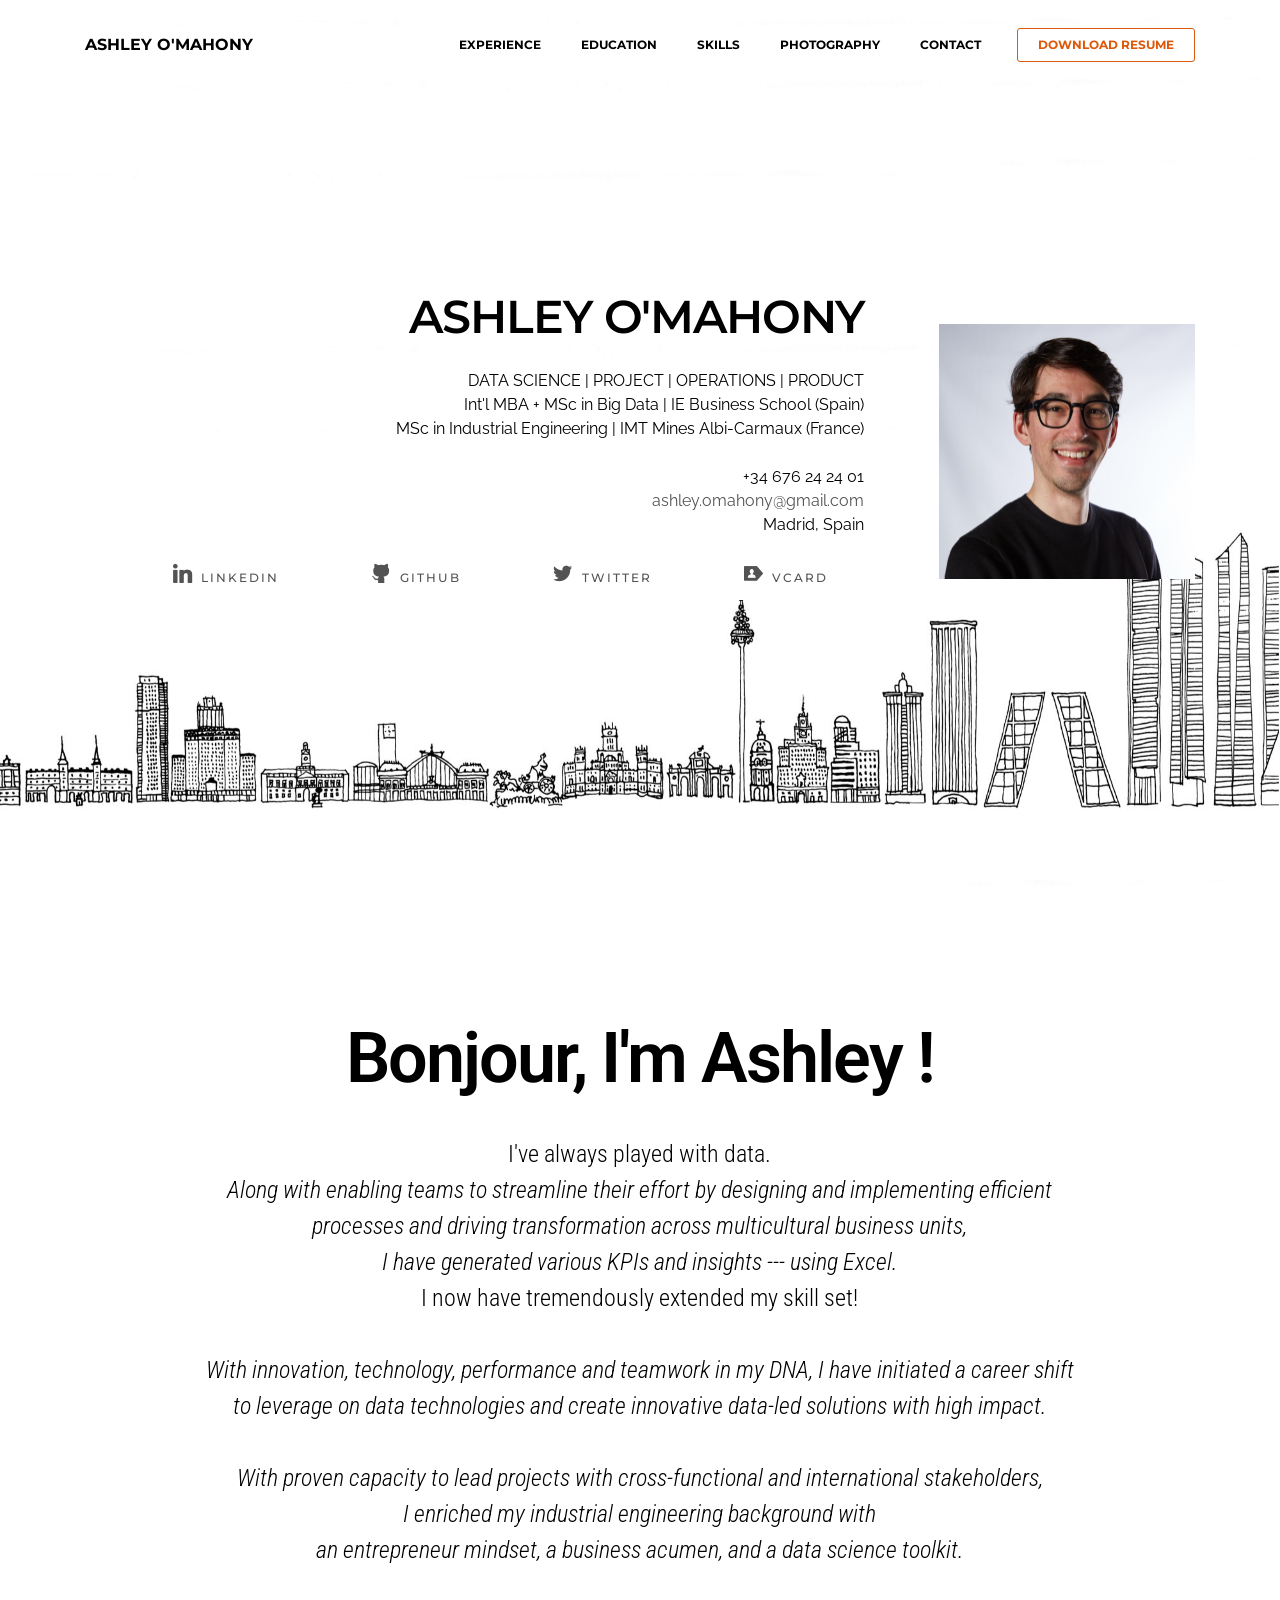
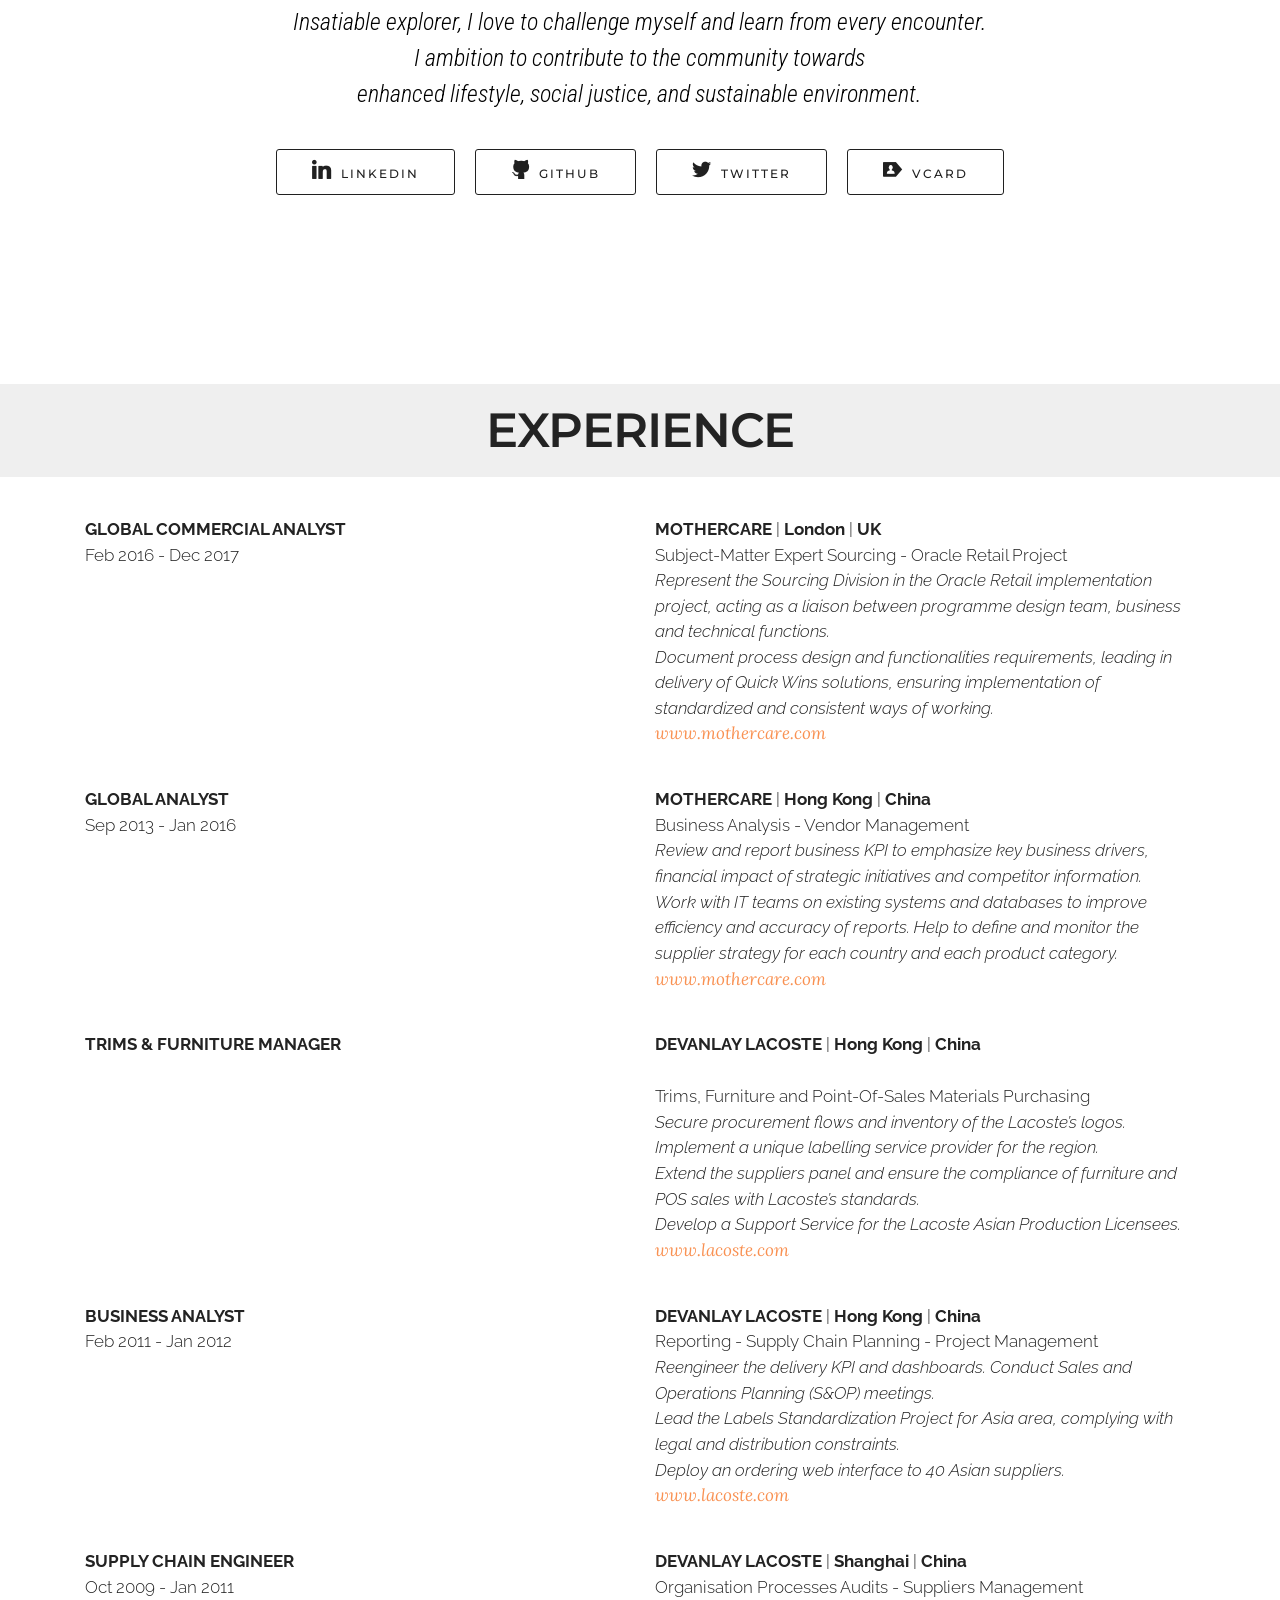
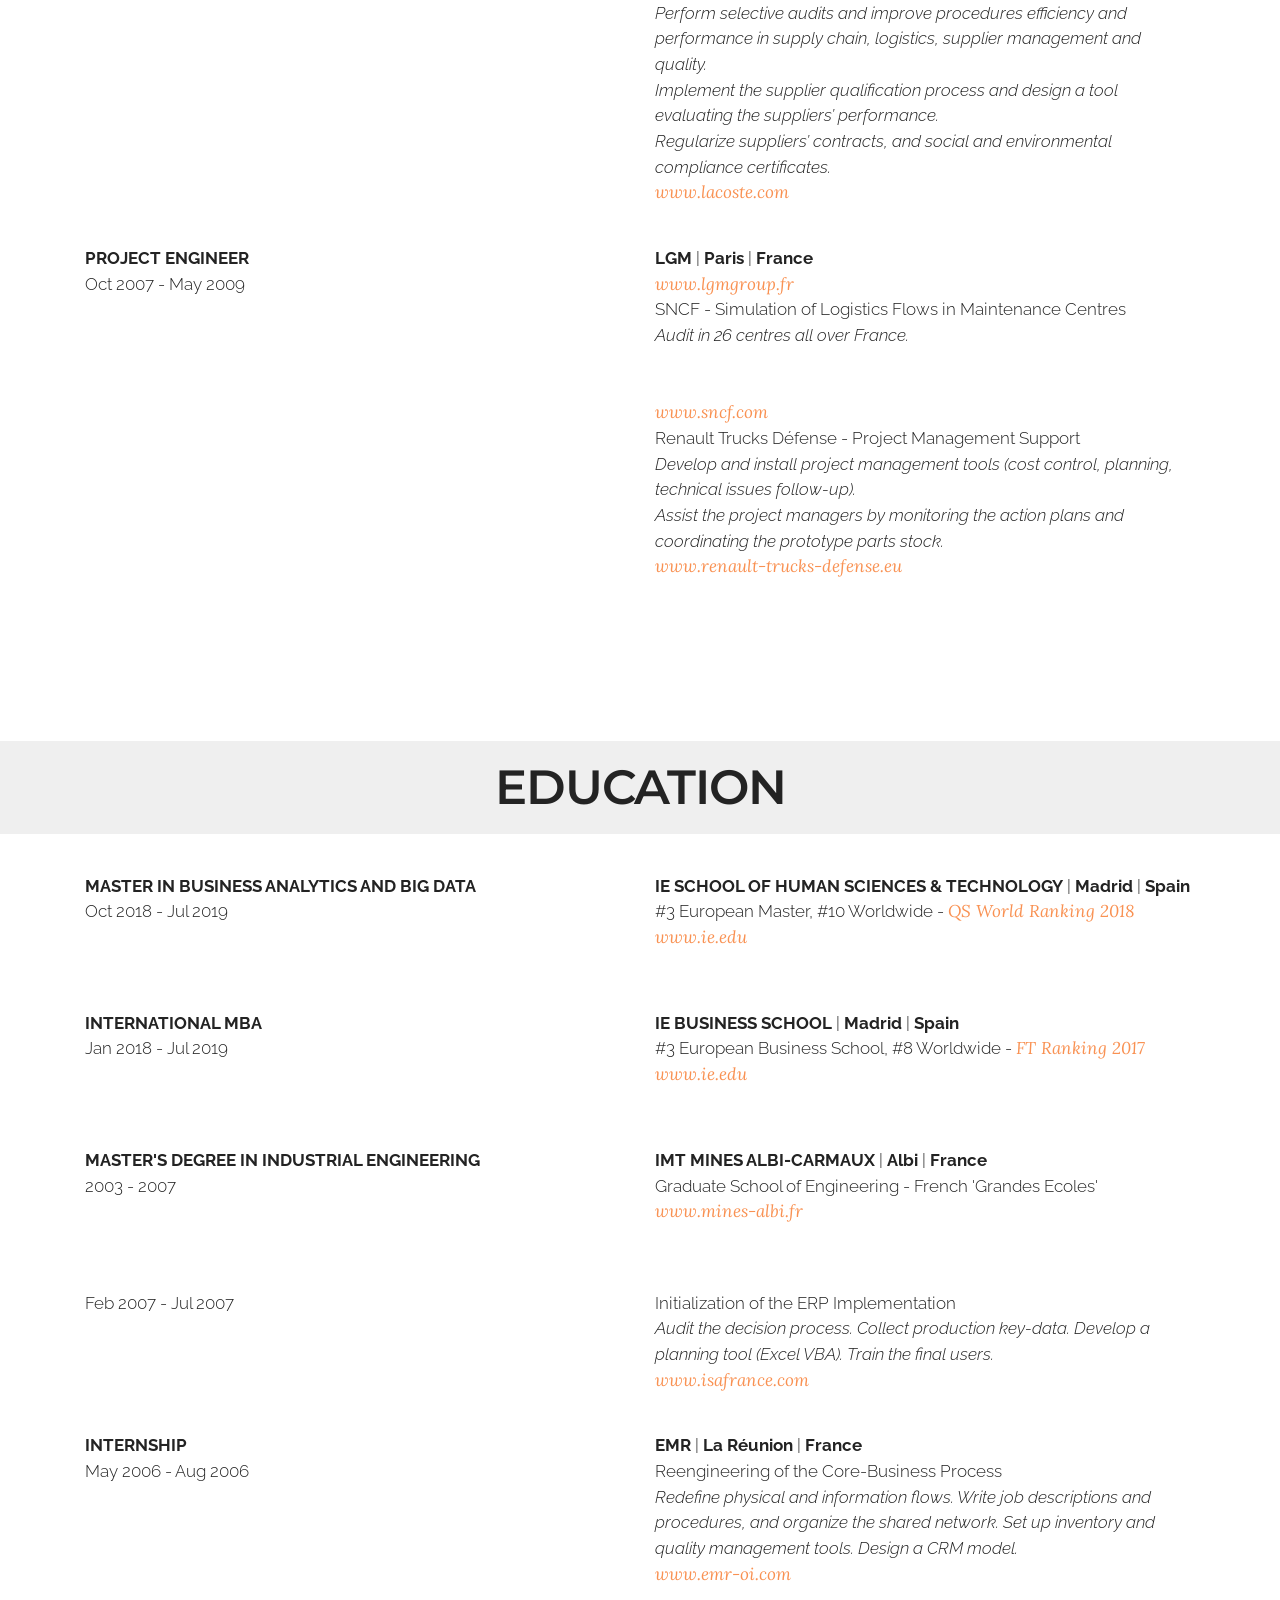
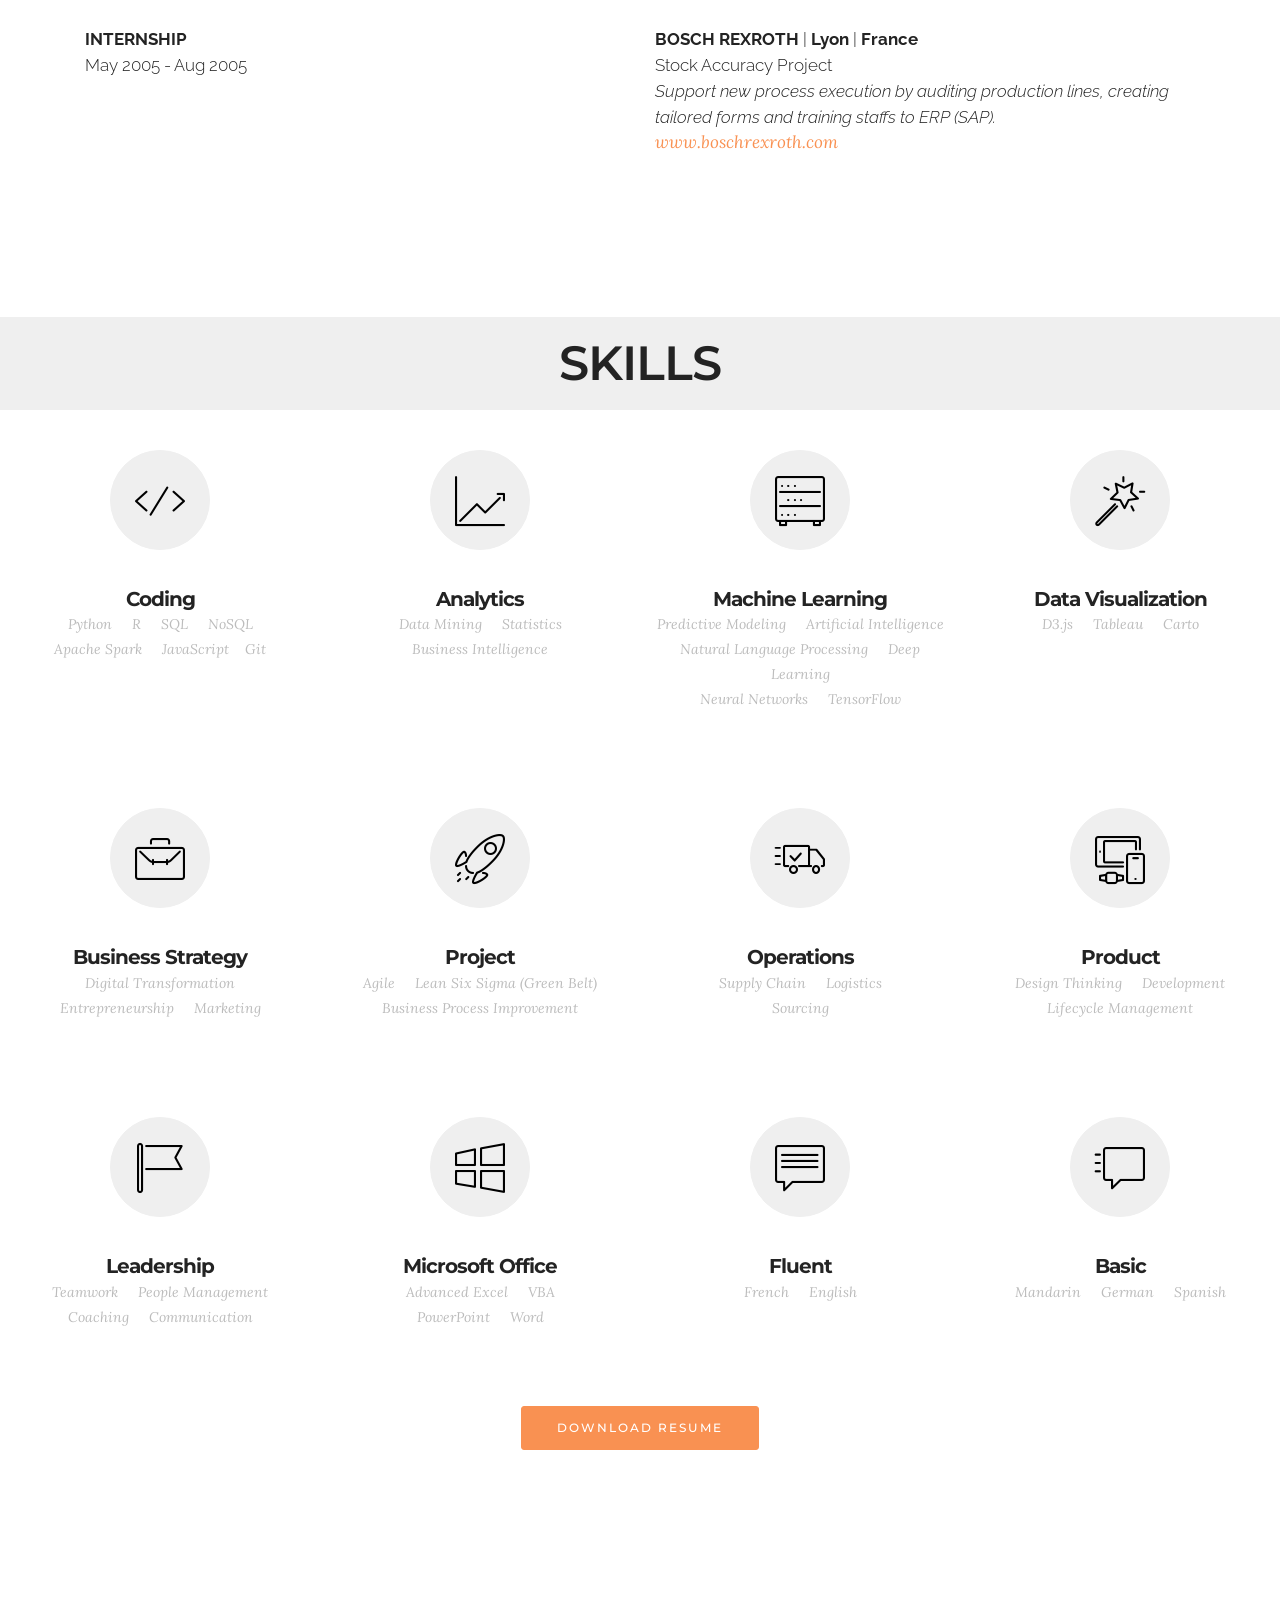
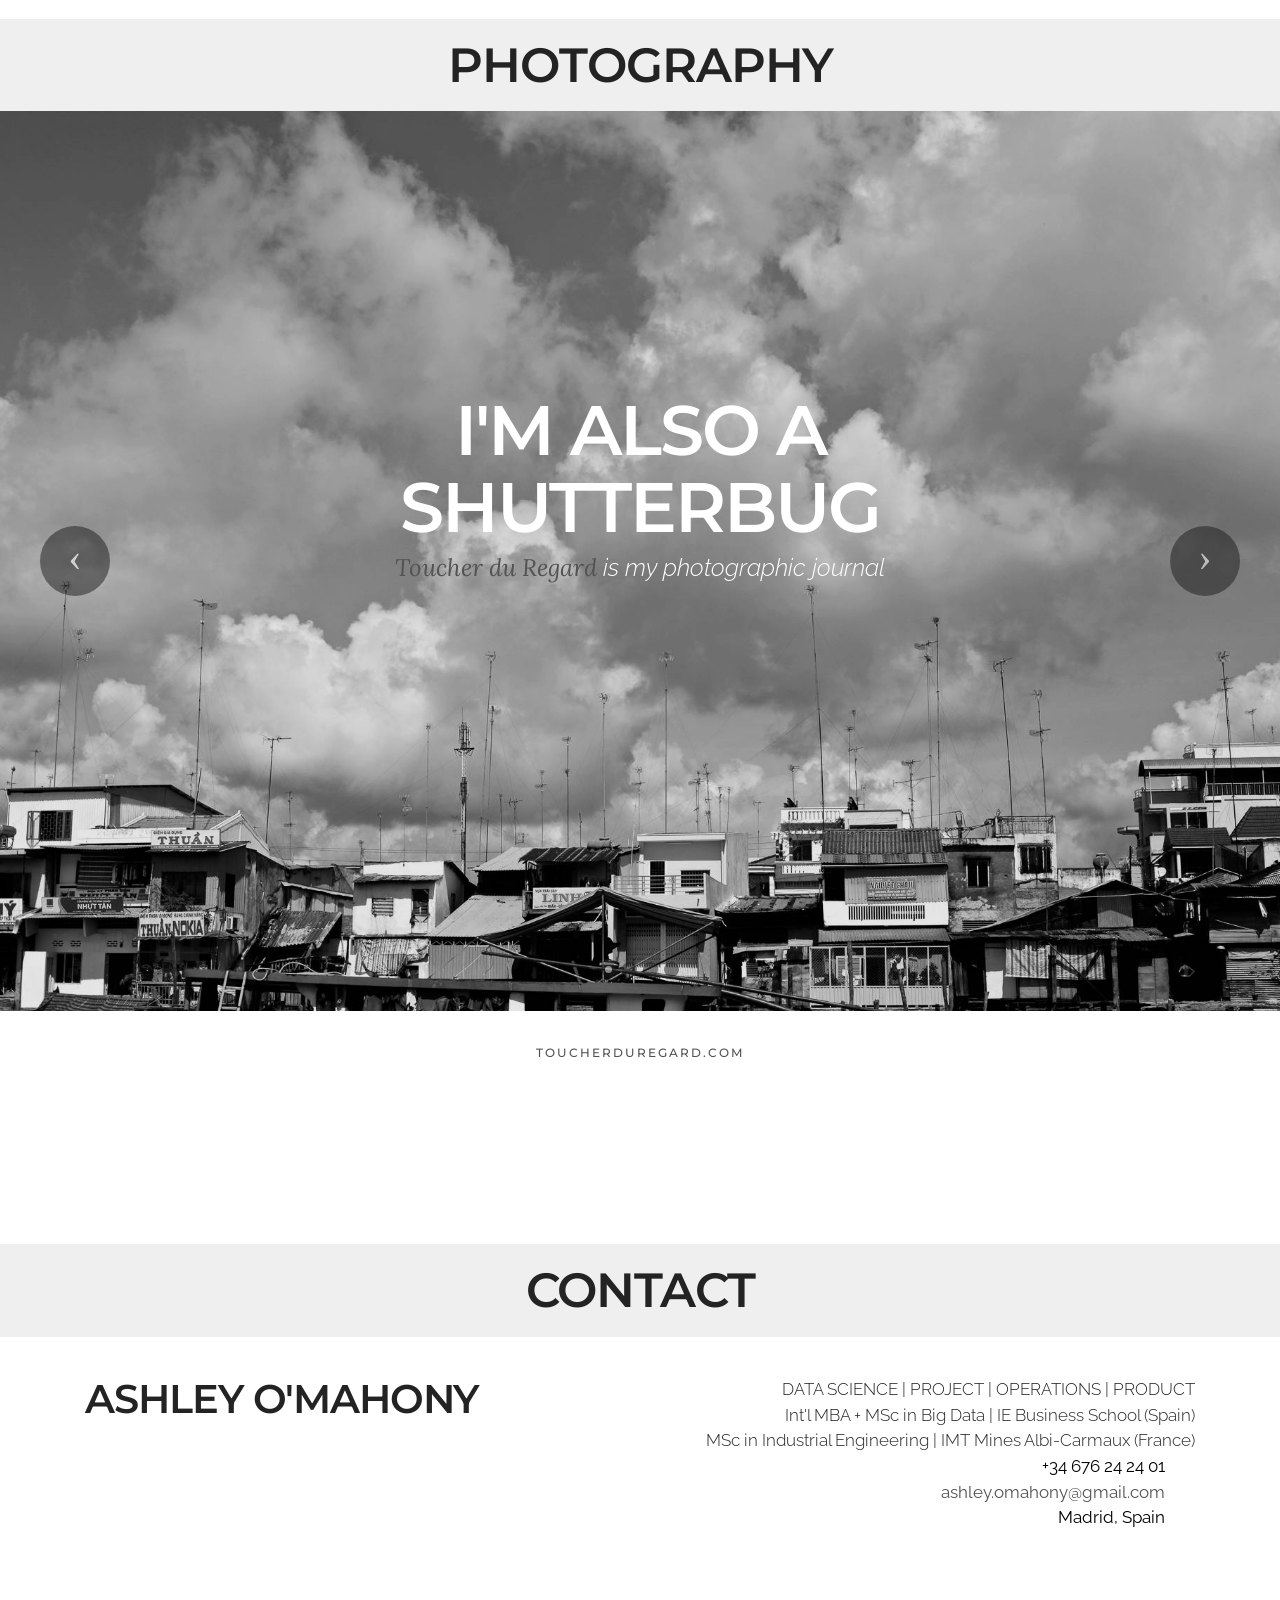
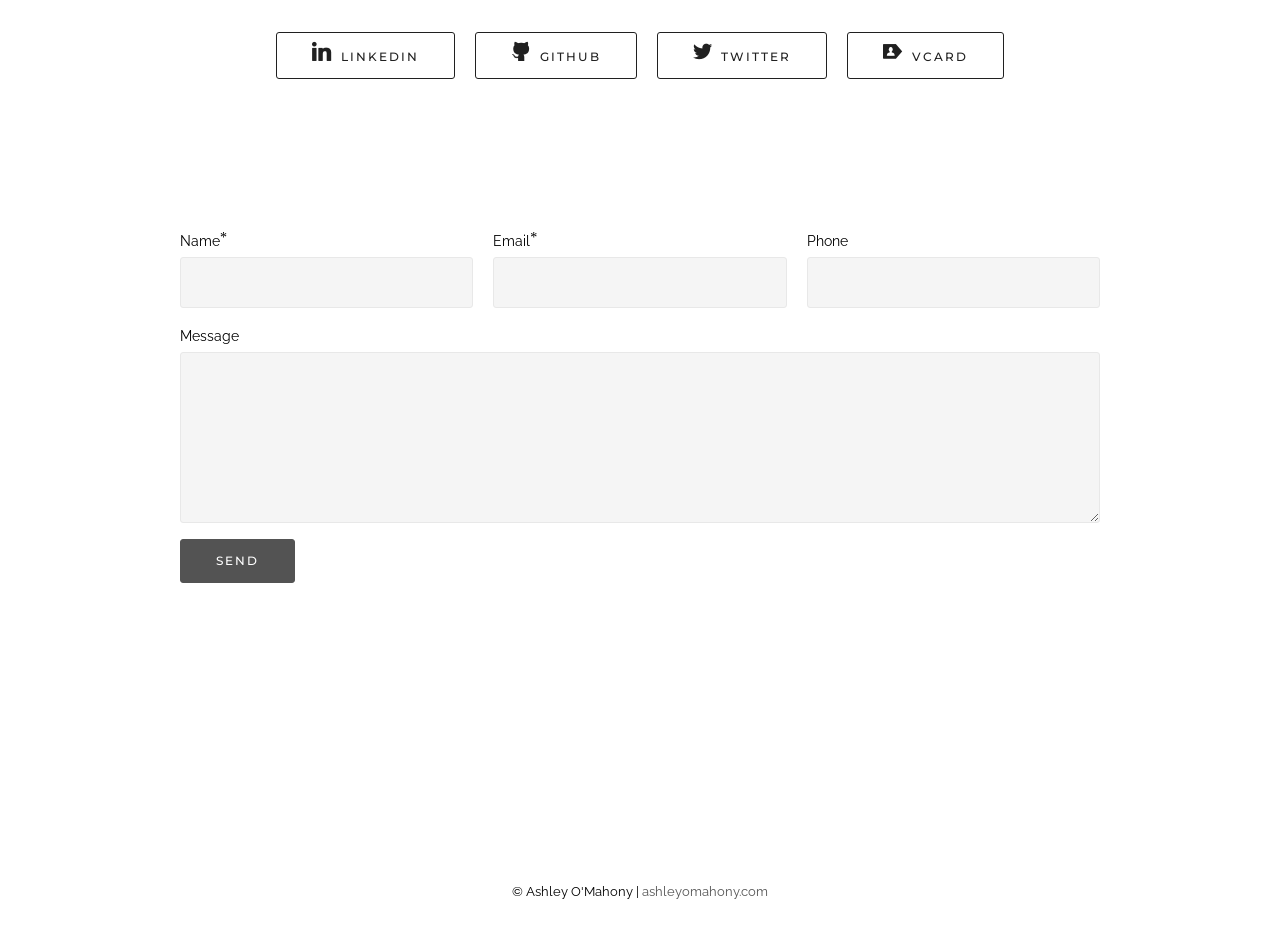
<file: index_old.html>
<!DOCTYPE html>
<html >
<head>
  <!-- Site made with Mobirise Website Builder v4.6.2, https://mobirise.com -->
  <meta charset="UTF-8">
  <meta http-equiv="X-UA-Compatible" content="IE=edge">
  <meta name="generator" content="Mobirise v4.6.2, mobirise.com">
  <meta name="viewport" content="width=device-width, initial-scale=1, minimum-scale=1">
  <link rel="shortcut icon" href="assets/images/ao2-128x128.png" type="image/x-icon">
  <meta name="description" content="Ashley O'Mahony | Data Science | Project | Operations | Product
Int'l MBA | MSc in Big Data | MSc in Industrial Engineering

His professional experience, his educational background, his passion for photography, and his contact details.

Download his full resume I ashleyomahony.com">
  <title>Ashley O'Mahony | Professional Experience</title>
  <link rel="stylesheet" href="assets/et-line-font-plugin/style.css">
  <link rel="stylesheet" href="https://fonts.googleapis.com/css?family=Montserrat:400,700">
  <link rel="stylesheet" href="https://fonts.googleapis.com/css?family=Raleway:100,100i,200,200i,300,300i,400,400i,500,500i,600,600i,700,700i,800,800i,900,900i">
  <link rel="stylesheet" href="assets/web/assets/mobirise-icons/mobirise-icons.css">
  <link rel="stylesheet" href="https://fonts.googleapis.com/css?family=Lora:400,700,400italic,700italic&subset=latin">
  <link rel="stylesheet" href="assets/bootstrap-material-design-font/css/material.css">
  <link rel="stylesheet" href="assets/tether/tether.min.css">
  <link rel="stylesheet" href="assets/bootstrap/css/bootstrap.min.css">
  <link rel="stylesheet" href="assets/animate.css/animate.min.css">
  <link rel="stylesheet" href="assets/socicon/css/styles.css">
  <link rel="stylesheet" href="assets/dropdown/css/style.css">
  <link rel="stylesheet" href="assets/theme/css/style.css">
  <link rel="stylesheet" href="assets/mobirise/css/mbr-additional.css" type="text/css">
  
  
  
</head>
<body>
  <section id="menu-0" data-rv-view="0">

    <nav class="navbar navbar-dropdown transparent navbar-fixed-top bg-color">
        <div class="container">

            <div class="mbr-table">
                <div class="mbr-table-cell">

                    <div class="navbar-brand">
                        
                        <a class="navbar-caption text-black" href="http://ashleyomahony.com">ASHLEY O'MAHONY</a>
                    </div>

                </div>
                <div class="mbr-table-cell">

                    <button class="navbar-toggler pull-xs-right hidden-md-up" type="button" data-toggle="collapse" data-target="#exCollapsingNavbar">
                        <div class="hamburger-icon"></div>
                    </button>

                    <ul class="nav-dropdown collapse pull-xs-right nav navbar-nav navbar-toggleable-sm" id="exCollapsingNavbar"><li class="nav-item"><a class="nav-link link" href="index.html#header3-11">EXPERIENCE</a></li><li class="nav-item"><a class="nav-link link" href="index.html#header3-12">EDUCATION</a></li><li class="nav-item"><a class="nav-link link" href="index.html#header3-13">SKILLS</a></li><li class="nav-item"><a class="nav-link link" href="index.html#header3-1f">PHOTOGRAPHY</a></li><li class="nav-item"><a class="nav-link link" href="index.html#header3-1p">CONTACT</a></li><li class="nav-item nav-btn"><a class="nav-link btn btn-primary-outline btn-primary" href="https://drive.google.com/open?id=1dz-HZq5PjAVc2SQXt1TEFGImQEeccuc3" target="_blank">DOWNLOAD RESUME</a></li></ul>
                    <button hidden="" class="navbar-toggler navbar-close" type="button" data-toggle="collapse" data-target="#exCollapsingNavbar">
                        <div class="close-icon"></div>
                    </button>

                </div>
            </div>

        </div>
    </nav>

</section>

<section class="engine"><a href="https://mobirise.ws/l">free html site maker</a></section><section class="mbr-section mbr-section-hero mbr-section-full header2 mbr-parallax-background mbr-after-navbar" id="header2-1" data-rv-view="4" style="background-image: url(assets/images/londondraw-1-2000x1521-copy-2000x1521.png);">

    

    <div class="mbr-table mbr-table-full">
        <div class="mbr-table-cell">

            <div class="container">
                <div class="mbr-section row">
                    <div class="mbr-table-md-up">
                        
                        
                        

                        <div class="mbr-table-cell col-md-5 content-size text-xs-center text-md-right">

                            <h3 class="mbr-section-title display-2">ASHLEY O'MAHONY</h3>

                            <div class="mbr-section-text">
                                <p>DATA SCIENCE | PROJECT | OPERATIONS | PRODUCT<br>Int'l MBA + MSc in Big Data | IE Business School (Spain)<br>MSc in Industrial Engineering | IMT Mines Albi-Carmaux (France)<br><br>+34 676 24 24 01<br><a href="mailto:ashley.omahony@gmail.com" class="text-black">ashley.omahony@gmail.com</a><br>Madrid, Spain<br></p>
                            </div>

                            <div class="mbr-section-btn"> <a class="btn btn-white" href="https://www.linkedin.com/in/ashleyomahony/" target="_blank"><span class="socicon socicon-linkedin mbr-iconfont mbr-iconfont-btn"></span>LINKEDIN</a> <a class="btn btn-white" href="http://github.com/ashomah" target="_blank"><span class="socicon socicon-github mbr-iconfont mbr-iconfont-btn"></span>GITHUB</a> <a class="btn btn-white" href="https://twitter.com/AshleyOMahony" target="_blank"><span class="socicon socicon-twitter mbr-iconfont mbr-iconfont-btn"></span>TWITTER</a> <a class="btn btn-white" href="http://ashleyomahony.com/Ashley_OMahony.vcf" target="_blank"><span class="socicon socicon-persona mbr-iconfont mbr-iconfont-btn"></span>VCARD</a></div>

                        </div>
                        <div class="mbr-table-cell mbr-valign-top mbr-left-padding-md-up col-md-7 image-size" style="width: 29%;">
                            <div class="mbr-figure"><img src="assets/images/file-1024x1024.jpg" alt="Ashley O'Mahony" title="Ashley O'Mahony"></div>
                        </div>

                    </div>
                </div>
            </div>

        </div>
    </div>

    

</section>

<section class="mbr-section mbr-section-hero mbr-section-full" id="header1-a" data-rv-view="7" style="background-color: rgb(255, 255, 255);">

    

    <div class="mbr-table-cell">

        <div class="container">
            <div class="row">
                <div class="mbr-section col-md-10 col-md-offset-1 text-xs-center">

                    <h1 class="mbr-section-title display-1">Bonjour, I'm Ashley !</h1>
                    <p class="mbr-section-lead lead"><br><span style="font-style: normal;">I've always played with data.</span><br>Along with enabling teams to streamline their effort by designing and implementing efficient processes and driving transformation across multicultural business units,<br>I have generated various KPIs and insights --- using Excel.<br><span style="font-style: normal;">I now have tremendously extended my skill set!<br></span><br>With innovation, technology, performance and teamwork in my DNA, I have initiated a career shift<br>to leverage on data technologies and create innovative data-led solutions with high impact.<br><br>With proven capacity to lead projects with cross-functional and international stakeholders,<br>I enriched my industrial engineering background with<br>an entrepreneur mindset, a business acumen, and a data science toolkit.<br><br>Insatiable explorer, I love to challenge myself and learn from every encounter.<br>I ambition to contribute to the community towards<br>enhanced lifestyle, social justice, and sustainable environment.<br></p>
                    <div class="mbr-section-btn">  <a class="btn btn-lg btn-black-outline btn-black" href="https://www.linkedin.com/in/ashleyomahony" target="_blank"><span class="socicon socicon-linkedin mbr-iconfont mbr-iconfont-btn"></span>LINKEDIN</a> <a class="btn btn-lg btn-black-outline btn-black" href="http://github.com/ashomah" target="_blank"><span class="socicon socicon-github mbr-iconfont mbr-iconfont-btn"></span>GITHUB</a> <a class="btn btn-lg btn-black-outline btn-black" href="https://twitter.com/AshleyOMahony" target="_blank"><span class="socicon socicon-twitter mbr-iconfont mbr-iconfont-btn"></span>TWITTER</a> <a class="btn btn-lg btn-black-outline btn-black" href="http://ashleyomahony.com/Ashley_OMahony.vcf" target="_blank"><span class="socicon socicon-persona mbr-iconfont mbr-iconfont-btn"></span>VCARD</a> </div>
                </div>
            </div>
        </div>
    </div>

    

</section>

<section class="mbr-section mbr-section__container article" id="header3-11" data-rv-view="10" style="background-color: rgb(255, 255, 255); padding-top: 20px; padding-bottom: 40px;">
    <div class="container">
        <div class="row">
            <div class="col-xs-12">
                <h3 class="mbr-section-title display-2"></h3>
                
            </div>
        </div>
    </div>
</section>

<section class="mbr-section mbr-section__container article" id="header3-g" data-rv-view="12" style="background-color: rgb(239, 239, 239); padding-top: 20px; padding-bottom: 20px;">
    <div class="container">
        <div class="row">
            <div class="col-xs-12">
                <h3 class="mbr-section-title display-2">EXPERIENCE</h3>
                
            </div>
        </div>
    </div>
</section>

<section class="mbr-section article mbr-section__container" id="content6-j" data-rv-view="14" style="background-color: rgb(255, 255, 255); padding-top: 40px; padding-bottom: 20px;">

    <div class="container">
        <div class="row">
            <div class="col-xs-12 col-md-6 lead"><p><strong>GLOBAL COMMERCIAL ANALYST</strong></p><p><span style="font-size: 1.07rem; line-height: 1.5;">Feb 2016 - Dec 2017</span><br></p></div>
            <div class="col-xs-12 col-md-6 lead"><p><strong>MOTHERCARE</strong> | <strong>London</strong> | <strong>UK</strong></p><p><span style="font-size: 1.07rem; line-height: 1.5;">Subject-Matter Expert Sourcing&nbsp;-&nbsp;Oracle Retail Project</span><br></p><p><em>Represent the Sourcing Division in the Oracle Retail implementation project, acting as a liaison between programme design team, business and technical functions.
</em></p><p><em>Document process design and functionalities requirements, leading in delivery of Quick Wins solutions, ensuring implementation of standardized and consistent ways of working.
</em></p><p><em><a href="http://www.mothercare.com" target="_blank">www.mothercare.com</a></em><br></p></div>
        </div>
    </div>

</section>

<section class="mbr-section article mbr-section__container" id="content6-n" data-rv-view="16" style="background-color: rgb(255, 255, 255); padding-top: 20px; padding-bottom: 20px;">

    <div class="container">
        <div class="row">
            <div class="col-xs-12 col-md-6 lead"><p><strong>GLOBAL ANALYST</strong></p><p><span style="font-size: 1.07rem; line-height: 1.5;">Sep 2013 - Jan 2016</span><br></p></div>
            <div class="col-xs-12 col-md-6 lead"><p><strong>MOTHERCARE</strong> | <strong>Hong Kong</strong>&nbsp;| <strong>China</strong></p><p><span style="font-size: 1.07rem; line-height: 1.5;">Business Analysis - Vendor Management</span></p><p><em>Review and report business KPI to emphasize key business drivers, financial impact of strategic initiatives and competitor information.</em><br></p><p><em>Work with IT teams on existing systems and databases to improve efficiency and accuracy of reports. Help to define and monitor the supplier strategy for each country and each product category.</em><br></p><p><em><a href="http://www.mothercare.com" target="_blank">www.mothercare.com</a></em></p></div>
        </div>
    </div>

</section>

<section class="mbr-section article mbr-section__container" id="content6-r" data-rv-view="18" style="background-color: rgb(255, 255, 255); padding-top: 20px; padding-bottom: 20px;">

    <div class="container">
        <div class="row">
            <div class="col-xs-12 col-md-6 lead"><p><span style="font-size: 1.07rem; line-height: 1.5;"><strong>TRIMS &amp; FURNITURE MANAGER</strong></span></p><p><span style="font-size: 1.07rem; line-height: 1.5;">Feb 2012 - Dec 2012</span><br></p></div>
            <div class="col-xs-12 col-md-6 lead"><p><strong>DEVANLAY LACOSTE</strong> | <strong>Hong Kong</strong>&nbsp;| <strong>China</strong></p><p><span style="font-size: 1.07rem; line-height: 1.5;">Team of 7 people, located in Shanghai</span></p><p><span style="font-size: 1.07rem; line-height: 1.5;">Trims, Furniture and Point-Of-Sales Materials Purchasing</span></p><p><em>Secure procurement flows and inventory of the Lacoste’s logos.</em></p><p><em>Implement a unique labelling service provider for the region.</em></p><p><em>Extend the suppliers panel and ensure the compliance of furniture and POS sales with Lacoste’s standards.</em></p><p><em>Develop a Support Service for the Lacoste Asian Production Licensees.</em></p><p><a href="http://www.lacoste.com/" target="_blank">www.lacoste.com</a><em><a href="http://www.mothercare.com" target="_blank"></a></em><br></p></div>
        </div>
    </div>

</section>

<section class="mbr-section article mbr-section__container" id="content6-s" data-rv-view="20" style="background-color: rgb(255, 255, 255); padding-top: 20px; padding-bottom: 20px;">

    <div class="container">
        <div class="row">
            <div class="col-xs-12 col-md-6 lead"><p><span style="font-size: 1.07rem; line-height: 1.5;"><strong>BUSINESS ANALYST</strong></span></p><p><span style="font-size: 1.07rem; line-height: 1.5;">Feb 2011 - Jan 2012</span><br></p></div>
            <div class="col-xs-12 col-md-6 lead"><p><strong>DEVANLAY LACOSTE</strong> | <strong>Hong Kong</strong>&nbsp;| <strong>China</strong></p><p><span style="font-size: 1.07rem; line-height: 1.5;">Reporting - Supply Chain&nbsp;Planning -&nbsp;Project Management</span></p><p><em>Reengineer the delivery KPI and dashboards. Conduct Sales and Operations Planning (S&amp;OP) meetings.</em></p><p><em>Lead the Labels Standardization Project for Asia area, complying with legal and distribution constraints.</em></p><p><em>Deploy an ordering web interface to 40 Asian suppliers.</em></p><p><a href="http://www.lacoste.com/" target="_blank" style="font-size: 1.07rem; background-color: rgb(255, 255, 255); line-height: 1.5;">www.lacoste.com</a><br></p></div>
        </div>
    </div>

</section>

<section class="mbr-section article mbr-section__container" id="content6-u" data-rv-view="22" style="background-color: rgb(255, 255, 255); padding-top: 20px; padding-bottom: 20px;">

    <div class="container">
        <div class="row">
            <div class="col-xs-12 col-md-6 lead"><p><span style="font-size: 1.07rem; line-height: 1.5;"><strong>SUPPLY CHAIN ENGINEER</strong></span></p><p><span style="font-size: 1.07rem; line-height: 1.5;">Oct 2009 - Jan 2011</span><br></p></div>
            <div class="col-xs-12 col-md-6 lead"><p><strong>DEVANLAY LACOSTE</strong> | <strong>Shanghai</strong>&nbsp;| <strong>China</strong></p><p><span style="font-size: 1.07rem; line-height: 1.5;">Organisation Processes Audits - Suppliers Management</span></p><p><em>Perform selective audits and improve procedures efficiency and performance in supply chain, logistics, supplier management and quality.</em></p><p><em>Implement the supplier qualification process and design a tool evaluating the suppliers’ performance.</em></p><p><em>Regularize suppliers’ contracts, and social and environmental compliance certificates.</em></p><p><a href="http://www.lacoste.com/" target="_blank" style="font-size: 1.07rem; background-color: rgb(255, 255, 255); line-height: 1.5;">www.lacoste.com</a><br></p></div>
        </div>
    </div>

</section>

<section class="mbr-section article mbr-section__container" id="content6-v" data-rv-view="24" style="background-color: rgb(255, 255, 255); padding-top: 20px; padding-bottom: 100px;">

    <div class="container">
        <div class="row">
            <div class="col-xs-12 col-md-6 lead"><p><span style="font-size: 1.07rem; line-height: 1.5;"><strong>PROJECT ENGINEER</strong></span></p><p><span style="font-size: 1.07rem; line-height: 1.5;">Oct 2007 - May 2009</span><br></p></div>
            <div class="col-xs-12 col-md-6 lead"><p><strong>LGM</strong> | <strong>Paris</strong>&nbsp;| <strong>France</strong></p><p><span style="font-size: 1.07rem; line-height: 1.5;"><a href="http://www.lgmgroup.fr" target="_blank">www.lgmgroup.fr</a></span><br></p><p><span style="font-size: 1.07rem; line-height: 1.5;">SNCF - Simulation of Logistics Flows in Maintenance Centres</span></p><p><em>Audit in 26 centres all over France.</em></p><p><em>Model and simulate new organizations scenario in ExtendSim to define an optimal solution.</em></p><p><a href="http://www.sncf.com" target="_blank">www.sncf.com</a><em></em></p><p>Renault Trucks Défense - Project Management Support</p><p><em>Develop and install project management tools (cost control, planning, technical issues follow-up).</em></p><p><em>Assist the project managers by monitoring the action plans and coordinating the prototype parts stock.</em></p><p><a href="http://www.renault-trucks-defense.eu" target="_blank">www.renault-trucks-defense.eu</a><a href="www.renault-trucks-defense.eu" target="_blank"></a></p></div>
        </div>
    </div>

</section>

<section class="mbr-section mbr-section__container article" id="header3-12" data-rv-view="26" style="background-color: rgb(255, 255, 255); padding-top: 20px; padding-bottom: 40px;">
    <div class="container">
        <div class="row">
            <div class="col-xs-12">
                <h3 class="mbr-section-title display-2"></h3>
                
            </div>
        </div>
    </div>
</section>

<section class="mbr-section mbr-section__container article" id="header3-w" data-rv-view="28" style="background-color: rgb(239, 239, 239); padding-top: 20px; padding-bottom: 20px;">
    <div class="container">
        <div class="row">
            <div class="col-xs-12">
                <h3 class="mbr-section-title display-2">EDUCATION</h3>
                
            </div>
        </div>
    </div>
</section>

<section class="mbr-section article mbr-section__container" id="content6-2d" data-rv-view="102" style="background-color: rgb(255, 255, 255); padding-top: 40px; padding-bottom: 20px;">

    <div class="container">
        <div class="row">
            <div class="col-xs-12 col-md-6 lead"><p><span style="font-size: 1.07rem;"><strong>MASTER IN BUSINESS ANALYTICS AND BIG DATA</strong></span></p><p><span style="font-size: 1.07rem;">Oct 2018 - Jul 2019</span><br></p></div>
            <div class="col-xs-12 col-md-6 lead"><p><strong>IE SCHOOL OF HUMAN SCIENCES &amp; TECHNOLOGY</strong>&nbsp;| <strong>Madrid</strong>&nbsp;| <strong>Spain</strong></p><p><span style="font-size: 1.07rem; line-height: 1.5;">#3 European Master, #10 Worldwide - <a href="https://www.topuniversities.com/university-rankings/business-masters-rankings/business-analytics/2018" target="_blank">QS World Ranking 2018</a></span><br></p><p><a href="http://www.ie.edu" target="_blank">www.ie.edu</a><br></p></div>
        </div>
    </div>

</section>

<section class="mbr-section article mbr-section__container" id="content6-2b" data-rv-view="30" style="background-color: rgb(255, 255, 255); padding-top: 40px; padding-bottom: 20px;">

    <div class="container">
        <div class="row">
            <div class="col-xs-12 col-md-6 lead"><p><span style="font-size: 1.07rem;"><strong>INTERNATIONAL MBA</strong></span></p><p><span style="font-size: 1.07rem;">Jan 2018 - Jul 2019</span><br></p></div>
            <div class="col-xs-12 col-md-6 lead"><p><strong>IE BUSINESS SCHOOL</strong>&nbsp;| <strong>Madrid</strong>&nbsp;| <strong>Spain</strong></p><p><span style="font-size: 1.07rem; line-height: 1.5;">#3 European Business School, #8 Worldwide - <a href="http://rankings.ft.com/businessschoolrankings/ie-business-school" target="_blank">FT Ranking 2017</a></span><br></p><p><a href="http://www.ie.edu" target="_blank">www.ie.edu</a><br></p></div>
        </div>
    </div>

</section>

<section class="mbr-section article mbr-section__container" id="content6-x" data-rv-view="32" style="background-color: rgb(255, 255, 255); padding-top: 40px; padding-bottom: 20px;">

    <div class="container">
        <div class="row">
            <div class="col-xs-12 col-md-6 lead"><p><span style="font-size: 1.07rem; line-height: 1.5;"><strong>MASTER'S DEGREE IN INDUSTRIAL ENGINEERING</strong></span></p><p><span style="font-size: 1.07rem; line-height: 1.5;">2003 - 2007</span><br></p></div>
            <div class="col-xs-12 col-md-6 lead"><p><strong>IMT MINES ALBI-CARMAUX</strong> | <strong>Albi</strong>&nbsp;| <strong>France</strong></p><p><span style="font-size: 1.07rem; line-height: 1.5;">Graduate School of Engineering - French 'Grandes Ecoles'</span><br></p><p><a href="http://www.mines-albi.fr" target="_blank">www.mines-albi.fr</a><a href="http://www.lacoste.com/" target="_blank" style="font-size: 1.07rem; background-color: rgb(255, 255, 255); line-height: 1.5;"></a><br></p></div>
        </div>
    </div>

</section>

<section class="mbr-section article mbr-section__container" id="content6-y" data-rv-view="34" style="background-color: rgb(255, 255, 255); padding-top: 20px; padding-bottom: 20px;">

    <div class="container">
        <div class="row">
            <div class="col-xs-12 col-md-6 lead"><p><span style="font-size: 1.07rem; line-height: 1.5;"><strong>INTERNSHIP</strong></span></p><p><span style="font-size: 1.07rem; line-height: 1.5;">Feb 2007 - Jul 2007</span><br></p></div>
            <div class="col-xs-12 col-md-6 lead"><p><strong>ISA FRANCE</strong> | <strong>Besançon</strong>&nbsp;| <strong>France</strong></p><p><span style="font-size: 1.07rem; line-height: 1.5;">Initialization of the ERP Implementation</span></p><p><em>Audit the decision process.&nbsp;</em><em>Collect production key-data.&nbsp;</em><em>Develop a planning tool (Excel VBA).&nbsp;</em><em>Train the final users.</em></p><p><a href="http://www.isafrance.com/en/home.html" target="_blank">www.isafrance.com</a><a href="http://www.lacoste.com/" target="_blank" style="font-size: 1.07rem; background-color: rgb(255, 255, 255); line-height: 1.5;"></a><br></p></div>
        </div>
    </div>

</section>

<section class="mbr-section article mbr-section__container" id="content6-z" data-rv-view="36" style="background-color: rgb(255, 255, 255); padding-top: 20px; padding-bottom: 20px;">

    <div class="container">
        <div class="row">
            <div class="col-xs-12 col-md-6 lead"><p><span style="font-size: 1.07rem; line-height: 1.5;"><strong>INTERNSHIP</strong></span></p><p><span style="font-size: 1.07rem; line-height: 1.5;">May 2006 - Aug 2006</span><br></p></div>
            <div class="col-xs-12 col-md-6 lead"><p><strong>EMR</strong> | <strong>La Réunion</strong>&nbsp;| <strong>France</strong></p><p><span style="font-size: 1.07rem; line-height: 1.5;">Reengineering of the Core-Business Process</span></p><p><em>Redefine physical and information flows. Write job descriptions and procedures, and organize the shared network. Set up inventory and quality management tools. Design a CRM model.</em></p><p><a href="http://www.emr-oi.com/" target="_blank">www.emr-oi.com</a><a href="http://www.isafrance.com/en/home.html" target="_blank" style="font-size: 1.07rem; background-color: rgb(255, 255, 255); line-height: 1.5;"></a><br></p></div>
        </div>
    </div>

</section>

<section class="mbr-section article mbr-section__container" id="content6-10" data-rv-view="38" style="background-color: rgb(255, 255, 255); padding-top: 20px; padding-bottom: 100px;">

    <div class="container">
        <div class="row">
            <div class="col-xs-12 col-md-6 lead"><p><span style="font-size: 1.07rem; line-height: 1.5;"><strong>INTERNSHIP</strong></span></p><p><span style="font-size: 1.07rem; line-height: 1.5;">May 2005 - Aug 2005</span><br></p></div>
            <div class="col-xs-12 col-md-6 lead"><p><strong>BOSCH REXROTH</strong> | <strong>Lyon</strong>&nbsp;| <strong>France</strong></p><p>Stock Accuracy Project</p><p><em>Support new process execution by auditing production lines, creating tailored forms and training staffs to ERP (SAP).</em></p><p><a href="https://www.boschrexroth.com/" target="_blank">www.boschrexroth.com</a><a href="http://www.isafrance.com/en/home.html" target="_blank" style="font-size: 1.07rem; background-color: rgb(255, 255, 255); line-height: 1.5;"></a><br></p></div>
        </div>
    </div>

</section>

<section class="mbr-section mbr-section__container article" id="header3-13" data-rv-view="40" style="background-color: rgb(255, 255, 255); padding-top: 20px; padding-bottom: 40px;">
    <div class="container">
        <div class="row">
            <div class="col-xs-12">
                <h3 class="mbr-section-title display-2"></h3>
                
            </div>
        </div>
    </div>
</section>

<section class="mbr-section mbr-section__container article" id="header3-14" data-rv-view="42" style="background-color: rgb(239, 239, 239); padding-top: 20px; padding-bottom: 20px;">
    <div class="container">
        <div class="row">
            <div class="col-xs-12">
                <h3 class="mbr-section-title display-2">SKILLS</h3>
                
            </div>
        </div>
    </div>
</section>

<section class="mbr-cards mbr-section mbr-section-nopadding" id="features4-2f" data-rv-view="114" style="background-color: rgb(255, 255, 255);">

    

    <div class="mbr-cards-row row">
        <div class="mbr-cards-col col-xs-12 col-lg-3" style="padding-top: 40px; padding-bottom: 40px;">
            <div class="container">
                <div class="card cart-block">
                    <div class="card-img iconbox"><span class="mbri-code mbr-iconfont mbr-iconfont-features4" style="color: black;"></span></div>
                    <div class="card-block">
                        <h4 class="card-title">Coding</h4>
                        <h5 class="card-subtitle">Python &nbsp; &nbsp; R &nbsp; &nbsp; SQL &nbsp; &nbsp; NoSQL<br>Apache Spark &nbsp; &nbsp; JavaScript &nbsp; &nbsp;Git</h5>
                        
                        
                    </div>
                </div>
            </div>
        </div>
        <div class="mbr-cards-col col-xs-12 col-lg-3" style="padding-top: 40px; padding-bottom: 40px;">
            <div class="container">
                <div class="card cart-block">
                    <div class="card-img iconbox"><span class="mbri-growing-chart mbr-iconfont mbr-iconfont-features4" style="color: black;"></span></div>
                    <div class="card-block">
                        <h4 class="card-title">Analytics</h4>
                        <h5 class="card-subtitle">Data Mining &nbsp; &nbsp; Statistics<br>Business Intelligence</h5>
                        
                        
                    </div>
                </div>
          </div>
        </div>
        <div class="mbr-cards-col col-xs-12 col-lg-3" style="padding-top: 40px; padding-bottom: 40px;">
            <div class="container">
                <div class="card cart-block">
                    <div class="card-img iconbox"><span class="mbri-database mbr-iconfont mbr-iconfont-features4" style="color: black;"></span></div>
                    <div class="card-block">
                        <h4 class="card-title">Machine Learning</h4>
                        <h5 class="card-subtitle">Predictive Modeling &nbsp; &nbsp; Artificial Intelligence<br>Natural Language Processing &nbsp; &nbsp;&nbsp;Deep Learning<br>Neural Networks &nbsp; &nbsp; TensorFlow</h5>
                        
                        
                    </div>
                </div>
            </div>
        </div>
        <div class="mbr-cards-col col-xs-12 col-lg-3" style="padding-top: 40px; padding-bottom: 40px;">
            <div class="container">
                <div class="card cart-block">
                    <div class="card-img iconbox"><span class="mbri-magic-stick mbr-iconfont mbr-iconfont-features4" style="color: black;"></span></div>
                    <div class="card-block">
                        <h4 class="card-title">Data Visualization</h4>
                        <h5 class="card-subtitle">D3.js &nbsp; &nbsp; Tableau &nbsp; &nbsp; Carto</h5>
                        
                        
                    </div>
                </div>
            </div>
        </div>
        
        
    </div>
</section>

<section class="mbr-cards mbr-section mbr-section-nopadding" id="features4-18" data-rv-view="47" style="background-color: rgb(255, 255, 255);">

    

    <div class="mbr-cards-row row">
        <div class="mbr-cards-col col-xs-12 col-lg-3" style="padding-top: 40px; padding-bottom: 40px;">
            <div class="container">
                <div class="card cart-block">
                    <div class="card-img iconbox"><span class="mbri-briefcase mbr-iconfont mbr-iconfont-features4" style="color: black;"></span></div>
                    <div class="card-block">
                        <h4 class="card-title">Business Strategy</h4>
                        <h5 class="card-subtitle">Digital Transformation<br>Entrepreneurship &nbsp; &nbsp; Marketing</h5>
                        
                        
                    </div>
                </div>
            </div>
        </div>
        <div class="mbr-cards-col col-xs-12 col-lg-3" style="padding-top: 40px; padding-bottom: 40px;">
            <div class="container">
                <div class="card cart-block">
                    <div class="card-img iconbox"><span class="mbri-rocket mbr-iconfont mbr-iconfont-features4" style="color: black;"></span></div>
                    <div class="card-block">
                        <h4 class="card-title">Project</h4>
                        <h5 class="card-subtitle">Agile &nbsp; &nbsp; Lean Six Sigma (Green Belt)<br>Business Process Improvement</h5>
                        
                        
                    </div>
                </div>
          </div>
        </div>
        <div class="mbr-cards-col col-xs-12 col-lg-3" style="padding-top: 40px; padding-bottom: 40px;">
            <div class="container">
                <div class="card cart-block">
                    <div class="card-img iconbox"><span class="mbri-delivery mbr-iconfont mbr-iconfont-features4" style="color: black;"></span></div>
                    <div class="card-block">
                        <h4 class="card-title">Operations</h4>
                        <h5 class="card-subtitle">Supply Chain &nbsp; &nbsp; Logistics<br>Sourcing</h5>
                        
                        
                    </div>
                </div>
            </div>
        </div>
        <div class="mbr-cards-col col-xs-12 col-lg-3" style="padding-top: 40px; padding-bottom: 40px;">
            <div class="container">
                <div class="card cart-block">
                    <div class="card-img iconbox"><span class="mbri-devices mbr-iconfont mbr-iconfont-features4" style="color: black;"></span></div>
                    <div class="card-block">
                        <h4 class="card-title">Product</h4>
                        <h5 class="card-subtitle">Design Thinking &nbsp; &nbsp; Development<br>Lifecycle Management</h5>
                        
                        
                    </div>
                </div>
            </div>
        </div>
        
        
    </div>
</section>

<section class="mbr-cards mbr-section mbr-section-nopadding" id="features4-2g" data-rv-view="117" style="background-color: rgb(255, 255, 255);">

    

    <div class="mbr-cards-row row">
        <div class="mbr-cards-col col-xs-12 col-lg-3" style="padding-top: 40px; padding-bottom: 40px;">
            <div class="container">
                <div class="card cart-block">
                    <div class="card-img iconbox"><span class="mbri-flag mbr-iconfont mbr-iconfont-features4" style="color: black;"></span></div>
                    <div class="card-block">
                        <h4 class="card-title">Leadership</h4>
                        <h5 class="card-subtitle">Teamwork &nbsp; &nbsp; People Management<br>Coaching &nbsp; &nbsp; Communication</h5>
                        
                        
                    </div>
                </div>
            </div>
        </div>
        <div class="mbr-cards-col col-xs-12 col-lg-3" style="padding-top: 40px; padding-bottom: 40px;">
            <div class="container">
                <div class="card cart-block">
                    <div class="card-img iconbox"><span class="mbri-windows mbr-iconfont mbr-iconfont-features4" style="color: black;"></span></div>
                    <div class="card-block">
                        <h4 class="card-title">Microsoft Office</h4>
                        <h5 class="card-subtitle">Advanced Excel &nbsp; &nbsp; VBA<div>PowerPoint &nbsp; &nbsp; Word</div></h5>
                        
                        
                    </div>
                </div>
          </div>
        </div>
        <div class="mbr-cards-col col-xs-12 col-lg-3" style="padding-top: 40px; padding-bottom: 40px;">
            <div class="container">
                <div class="card cart-block">
                    <div class="card-img iconbox"><span class="mbri-chat mbr-iconfont mbr-iconfont-features4" style="color: black;"></span></div>
                    <div class="card-block">
                        <h4 class="card-title">Fluent</h4>
                        <h5 class="card-subtitle">French &nbsp; &nbsp; English</h5>
                        
                        
                    </div>
                </div>
            </div>
        </div>
        <div class="mbr-cards-col col-xs-12 col-lg-3" style="padding-top: 40px; padding-bottom: 40px;">
            <div class="container">
                <div class="card cart-block">
                    <div class="card-img iconbox"><span class="mbri-help mbr-iconfont mbr-iconfont-features4" style="color: black;"></span></div>
                    <div class="card-block">
                        <h4 class="card-title">Basic</h4>
                        <h5 class="card-subtitle">Mandarin &nbsp; &nbsp; German &nbsp; &nbsp; Spanish</h5>
                        
                        
                    </div>
                </div>
            </div>
        </div>
        
        
    </div>
</section>

<section class="mbr-section mbr-section__container" id="buttons1-1a" data-rv-view="50" style="background-color: rgb(255, 255, 255); padding-top: 20px; padding-bottom: 100px;">

    <div class="container">
        <div class="row">
            <div class="col-xs-12">
                <div class="text-xs-center"><a class="btn btn-primary" href="https://drive.google.com/open?id=1dz-HZq5PjAVc2SQXt1TEFGImQEeccuc3" target="_blank">DOWNLOAD RESUME</a> </div>
            </div>
        </div>
    </div>

</section>

<section class="mbr-section mbr-section__container article" id="header3-1f" data-rv-view="52" style="background-color: rgb(255, 255, 255); padding-top: 20px; padding-bottom: 40px;">
    <div class="container">
        <div class="row">
            <div class="col-xs-12">
                <h3 class="mbr-section-title display-2"></h3>
                
            </div>
        </div>
    </div>
</section>

<section class="mbr-section mbr-section__container article" id="header3-1g" data-rv-view="54" style="background-color: rgb(239, 239, 239); padding-top: 20px; padding-bottom: 20px;">
    <div class="container">
        <div class="row">
            <div class="col-xs-12">
                <h3 class="mbr-section-title display-2">PHOTOGRAPHY</h3>
                
            </div>
        </div>
    </div>
</section>

<section class="mbr-slider mbr-section mbr-section__container carousel slide mbr-section-nopadding" data-ride="carousel" data-keyboard="false" data-wrap="true" data-pause="false" data-interval="3000" id="slider3-1i" data-rv-view="56">
    <div>
        <div>
            <div>
                <ol class="carousel-indicators">
                    <li data-app-prevent-settings="" data-target="#slider3-1i" data-slide-to="0" class="active"></li><li data-app-prevent-settings="" data-target="#slider3-1i" class="" data-slide-to="1"></li><li data-app-prevent-settings="" data-target="#slider3-1i" data-slide-to="2"></li><li data-app-prevent-settings="" data-target="#slider3-1i" data-slide-to="3"></li>
                </ol>
                <div class="carousel-inner" role="listbox">
                    <div class="mbr-section mbr-section-hero carousel-item dark center mbr-section-full active" data-bg-video-slide="false" style="background-image: url(assets/images/broadcast-1920x1280.jpg);">
                        <div class="mbr-table-cell">
                            <div class="mbr-overlay" style="opacity: 0.1; background-color: rgb(0, 0, 0);"></div>
                            <div class="container-slide container">
                                
                                <div class="row">
                                    <div class="col-md-8 col-md-offset-2 text-xs-center">
                                        <h2 class="mbr-section-title display-1">I'M ALSO A SHUTTERBUG</h2>
                                        <p class="mbr-section-lead lead"><a href="http://toucherduregard.com" target="_blank" class="text-black">Toucher du Regard</a> is my photographic journal<br><br><br><br></p>

                                        
                                    </div>
                                </div>
                            </div>
                        </div>
                    </div><div class="mbr-section mbr-section-hero carousel-item dark center mbr-section-full" data-bg-video-slide="false" style="background-image: url(assets/images/tunnel-1920x1280.jpg);">
                        <div class="mbr-table-cell">
                            <div class="mbr-overlay" style="opacity: 0.1; background-color: rgb(0, 0, 0);"></div>
                            <div class="container-slide container">
                                
                                <div class="row">
                                    <div class="col-md-8 col-md-offset-2 text-xs-center">
                                        <h2 class="mbr-section-title display-1">ANYWHERE</h2>
                                        <p class="mbr-section-lead lead">Inspired by my travels, my exploration of global metropolises, and my taste for art and architecture<br></p>

                                        
                                    </div>
                                </div>
                            </div>
                        </div>
                    </div><div class="mbr-section mbr-section-hero carousel-item dark center mbr-section-full" data-bg-video-slide="false" style="background-image: url(assets/images/touareg-vii-2000x1333.jpg);">
                        <div class="mbr-table-cell">
                            <div class="mbr-overlay" style="opacity: 0.1; background-color: rgb(0, 0, 0);"></div>
                            <div class="container-slide container">
                                
                                <div class="row">
                                    <div class="col-md-8 col-md-offset-2 text-xs-center">
                                        <h2 class="mbr-section-title display-1">ANYONE</h2>
                                        <p class="mbr-section-lead lead">I also collaborates with young brands to develop their lookbook, their brand image and personality<br></p>

                                        
                                    </div>
                                </div>
                            </div>
                        </div>
                    </div><div class="mbr-section mbr-section-hero carousel-item dark center mbr-section-full" data-bg-video-slide="false" style="background-image: url(assets/images/20170404-img-2000x1333.jpg);">
                        <div class="mbr-table-cell">
                            <div class="mbr-overlay" style="opacity: 0.1; background-color: rgb(0, 0, 0);"></div>
                            <div class="container-slide container">
                                
                                <div class="row">
                                    <div class="col-md-8 col-md-offset-2 text-xs-center">
                                        <h2 class="mbr-section-title display-1">ANYHOW</h2>
                                        <p class="mbr-section-lead lead">I always take a camera with me, even when I go diving on the other side of the planet !<br></p>

                                        
                                    </div>
                                </div>
                            </div>
                        </div>
                    </div>
                </div>

                <a data-app-prevent-settings="" class="left carousel-control" role="button" data-slide="prev" href="#slider3-1i">
                    <span class="icon-prev" aria-hidden="true"></span>
                    <span class="sr-only">Previous</span>
                </a>
                <a data-app-prevent-settings="" class="right carousel-control" role="button" data-slide="next" href="#slider3-1i">
                    <span class="icon-next" aria-hidden="true"></span>
                    <span class="sr-only">Next</span>
                </a>
            </div>
        </div>
    </div>
</section>

<section class="mbr-section mbr-section__container" id="buttons1-1o" data-rv-view="71" style="background-color: rgb(255, 255, 255); padding-top: 20px; padding-bottom: 100px;">

    <div class="container">
        <div class="row">
            <div class="col-xs-12">
                <div class="text-xs-center"><a class="btn btn-white" href="http://toucherduregard.com" target="_blank">TOUCHERDUREGARD.COM</a> </div>
            </div>
        </div>
    </div>

</section>

<section class="mbr-section mbr-section__container article" id="header3-1p" data-rv-view="73" style="background-color: rgb(255, 255, 255); padding-top: 20px; padding-bottom: 40px;">
    <div class="container">
        <div class="row">
            <div class="col-xs-12">
                <h3 class="mbr-section-title display-2"></h3>
                
            </div>
        </div>
    </div>
</section>

<section class="mbr-section mbr-section__container article" id="header3-1u" data-rv-view="75" style="background-color: rgb(239, 239, 239); padding-top: 20px; padding-bottom: 20px;">
    <div class="container">
        <div class="row">
            <div class="col-xs-12">
                <h3 class="mbr-section-title display-2">CONTACT</h3>
                
            </div>
        </div>
    </div>
</section>

<section class="mbr-section article mbr-section__container" id="content6-1x" data-rv-view="77" style="background-color: rgb(255, 255, 255); padding-top: 40px; padding-bottom: 0px;">

    <div class="container">
        <div class="row">
            <div class="col-xs-12 col-md-6 lead"><h2>ASHLEY O'MAHONY</h2></div>
            <div class="col-xs-12 col-md-6 lead"><p><span style="font-size: 1.07rem;">DATA SCIENCE | PROJECT | OPERATIONS | PRODUCT</span></p><p>Int'l MBA + MSc in Big Data | IE Business School (Spain)</p><p>MSc in Industrial Engineering | IMT Mines Albi-Carmaux (France)</p></div>
        </div>
    </div>

</section>

<section class="mbr-section mbr-section-md-padding mbr-footer footer1" id="contacts1-22" data-rv-view="79" style="background-color: rgb(255, 255, 255); padding-top: 0px; padding-bottom: 0px;">
    
    <div class="container">
        <div class="row">
            <div class="mbr-footer-content col-xs-12 col-md-3">
                <div><span class="mbri-paper-plane mbr-iconfont mbr-iconfont-contacts1" style="font-size: 50px; color: rgb(255, 255, 255);"></span></div>
            </div>
            <div class="mbr-footer-content col-xs-12 col-md-3">
                <p></p>
            </div>
            <div class="mbr-footer-content col-xs-12 col-md-3">
                <p></p>
            </div>
            <div class="mbr-footer-content col-xs-12 col-md-3">
                <p></p><p><span style="line-height: 1.5;">+34 676 24 24 01</span><br></p><p><a href="mailto:ashley.omahony@gmail.com" class="text-black">ashley.omahony@gmail.com</a><br>
Madrid, Spain</p><p></p>
            </div>

        </div>
    </div>
</section>

<section class="mbr-section mbr-section__container article" id="header3-24" data-rv-view="81" style="background-color: rgb(255, 255, 255); padding-top: 20px; padding-bottom: 40px;">
    <div class="container">
        <div class="row">
            <div class="col-xs-12">
                <h3 class="mbr-section-title display-2"></h3>
                
            </div>
        </div>
    </div>
</section>

<section class="mbr-section mbr-section__container" id="buttons1-1s" data-rv-view="83" style="background-color: rgb(255, 255, 255); padding-top: 40px; padding-bottom: 0px;">

    <div class="container">
        <div class="row">
            <div class="col-xs-12">
                <div class="text-xs-center">  <a class="btn btn-black btn-black-outline" href="https://www.linkedin.com/in/ashleyomahony/" target="_blank"><span class="socicon socicon-linkedin mbr-iconfont mbr-iconfont-btn"></span>LINKEDIN</a> <a class="btn btn-black btn-black-outline" href="http://github.com/ashomah" target="_blank"><span class="socicon socicon-github mbr-iconfont mbr-iconfont-btn"></span>GITHUB</a> <a class="btn btn-black btn-black-outline" href="https://twitter.com/AshleyOMahony" target="_blank"><span class="socicon socicon-twitter mbr-iconfont mbr-iconfont-btn"></span>TWITTER</a> <a class="btn btn-black btn-black-outline" href="http://ashleyomahony.com/Ashley_OMahony.vcf" target="_blank"><span class="socicon socicon-persona mbr-iconfont mbr-iconfont-btn"></span>VCARD</a></div>
            </div>
        </div>
    </div>

</section>

<section class="mbr-section mbr-section__container article" id="header3-25" data-rv-view="85" style="background-color: rgb(255, 255, 255); padding-top: 20px; padding-bottom: 40px;">
    <div class="container">
        <div class="row">
            <div class="col-xs-12">
                <h3 class="mbr-section-title display-2"></h3>
                
            </div>
        </div>
    </div>
</section>

<section class="mbr-section form1" id="form1-1t" data-rv-view="87" style="background-color: rgb(255, 255, 255); padding-top: 40px; padding-bottom: 80px;">
    
    <div class="mbr-section mbr-section__container mbr-section__container--middle">
        <div class="container">
            <div class="row">
                <div class="col-xs-12 text-xs-center">
                    
                    
                </div>
            </div>
        </div>
    </div>
    <div class="mbr-section mbr-section-nopadding">
        <div class="container">
            <div class="row">
                <div class="col-xs-12 col-lg-10 col-lg-offset-1" data-form-type="formoid">


                    <div data-form-alert="true">
                        <div hidden="" data-form-alert-success="true" class="alert alert-form alert-success text-xs-center">Thanks for your message ! I'll come back to you asap !</div>
                    </div>


                    <form action="https://mobirise.com/" method="post" data-form-title="CONTACT ME">

                        <input type="hidden" value="311tJ8qiW6qT9HyMINuDfVTQX4/XJbRogausjK3SUs2ilQlDED3wXcbTF3tTdSipP9UsabUJMJSidcL5S+YwnI7hNmLLrxmb14E7//5qe0R+aIgIM5LYQfErPsdNoi6B" data-form-email="true">

                        <div class="row row-sm-offset">

                            <div class="col-xs-12 col-md-4">
                                <div class="form-group">
                                    <label class="form-control-label" for="form1-1t-name">Name<span class="form-asterisk">*</span></label>
                                    <input type="text" class="form-control" name="name" required="" data-form-field="Name" id="form1-1t-name">
                                </div>
                            </div>

                            <div class="col-xs-12 col-md-4">
                                <div class="form-group">
                                    <label class="form-control-label" for="form1-1t-email">Email<span class="form-asterisk">*</span></label>
                                    <input type="email" class="form-control" name="email" required="" data-form-field="Email" id="form1-1t-email">
                                </div>
                            </div>

                            <div class="col-xs-12 col-md-4">
                                <div class="form-group">
                                    <label class="form-control-label" for="form1-1t-phone">Phone</label>
                                    <input type="tel" class="form-control" name="phone" data-form-field="Phone" id="form1-1t-phone">
                                </div>
                            </div>

                        </div>

                        <div class="form-group">
                            <label class="form-control-label" for="form1-1t-message">Message</label>
                            <textarea class="form-control" name="message" rows="7" data-form-field="Message" id="form1-1t-message"></textarea>
                        </div>

                        <div><button type="submit" class="btn btn-black">SEND</button></div>

                    </form>
                </div>
            </div>
        </div>
    </div>
</section>

<section class="mbr-section mbr-section__container article" id="header3-26" data-rv-view="96" style="background-color: rgb(255, 255, 255); padding-top: 20px; padding-bottom: 40px;">
    <div class="container">
        <div class="row">
            <div class="col-xs-12">
                <h3 class="mbr-section-title display-2"></h3>
                
            </div>
        </div>
    </div>
</section>

<section class="mbr-section mbr-section__container article" id="header3-27" data-rv-view="98" style="background-color: rgb(255, 255, 255); padding-top: 20px; padding-bottom: 40px;">
    <div class="container">
        <div class="row">
            <div class="col-xs-12">
                <h3 class="mbr-section-title display-2"></h3>
                
            </div>
        </div>
    </div>
</section>

<section class="mbr-section mbr-section__container article" id="header3-29" data-rv-view="100" style="background-color: rgb(255, 255, 255); padding-top: 20px; padding-bottom: 40px;">
    <div class="container">
        <div class="row">
            <div class="col-xs-12">
                <h3 class="mbr-section-title display-2"></h3>
                
            </div>
        </div>
    </div>
</section>

<footer class="mbr-small-footer mbr-section mbr-section-nopadding" id="footer1-2" data-rv-view="2" style="background-color: rgb(255, 255, 255); padding-top: 1.75rem; padding-bottom: 1.75rem;">
    
    <div class="container text-xs-center">
        <p>© Ashley O'Mahony | <a href="http://ashleyomahony.com" class="text-black">ashleyomahony.com</a></p>
    </div>
</footer>


  <script src="assets/web/assets/jquery/jquery.min.js"></script>
  <script src="assets/tether/tether.min.js"></script>
  <script src="assets/bootstrap/js/bootstrap.min.js"></script>
  <script src="assets/jarallax/jarallax.js"></script>
  <script src="assets/touch-swipe/jquery.touch-swipe.min.js"></script>
  <script src="assets/viewport-checker/jquery.viewportchecker.js"></script>
  <script src="assets/smooth-scroll/smooth-scroll.js"></script>
  <script src="assets/bootstrap-carousel-swipe/bootstrap-carousel-swipe.js"></script>
  <script src="assets/dropdown/js/script.min.js"></script>
  <script src="assets/theme/js/script.js"></script>
  <script src="assets/formoid/formoid.min.js"></script>
  
  
  <input name="animation" type="hidden">
  </body>
</html>
</file>
<file: assets/et-line-font-plugin/style.css>
@font-face {
	font-family: 'et-line';
	src:url('fonts/et-line.eot');
	src:url('fonts/et-line.eot?#iefix') format('embedded-opentype'),
		url('fonts/et-line.woff') format('woff'),
		url('fonts/et-line.ttf') format('truetype'),
		url('fonts/et-line.svg#et-line') format('svg');
	font-weight: normal;
	font-style: normal;
}

/* Use the following CSS code if you want to use data attributes for inserting your icons */
.etl-icon, [data-icon]:before {
	font-family: 'et-line';
	content: attr(data-icon);
	speak: none;
	font-weight: normal;
	font-variant: normal;
	text-transform: none;
	line-height: 1;
	-webkit-font-smoothing: antialiased;
	-moz-osx-font-smoothing: grayscale;
	display:inline-block;
}

/* Use the following CSS code if you want to have a class per icon */
/*
Instead of a list of all class selectors,
you can use the generic selector below, but it's slower:
[class*="icon-"] {
*/
.icon-mobile, .icon-laptop, .icon-desktop, .icon-tablet, .icon-phone, .icon-document, .icon-documents, .icon-search, .icon-clipboard, .icon-newspaper, .icon-notebook, .icon-book-open, .icon-browser, .icon-calendar, .icon-presentation, .icon-picture, .icon-pictures, .icon-video, .icon-camera, .icon-printer, .icon-toolbox, .icon-briefcase, .icon-wallet, .icon-gift, .icon-bargraph, .icon-grid, .icon-expand, .icon-focus, .icon-edit, .icon-adjustments, .icon-ribbon, .icon-hourglass, .icon-lock, .icon-megaphone, .icon-shield, .icon-trophy, .icon-flag, .icon-map, .icon-puzzle, .icon-basket, .icon-envelope, .icon-streetsign, .icon-telescope, .icon-gears, .icon-key, .icon-paperclip, .icon-attachment, .icon-pricetags, .icon-lightbulb, .icon-layers, .icon-pencil, .icon-tools, .icon-tools-2, .icon-scissors, .icon-paintbrush, .icon-magnifying-glass, .icon-circle-compass, .icon-linegraph, .icon-mic, .icon-strategy, .icon-beaker, .icon-caution, .icon-recycle, .icon-anchor, .icon-profile-male, .icon-profile-female, .icon-bike, .icon-wine, .icon-hotairballoon, .icon-globe, .icon-genius, .icon-map-pin, .icon-dial, .icon-chat, .icon-heart, .icon-cloud, .icon-upload, .icon-download, .icon-target, .icon-hazardous, .icon-piechart, .icon-speedometer, .icon-global, .icon-compass, .icon-lifesaver, .icon-clock, .icon-aperture, .icon-quote, .icon-scope, .icon-alarmclock, .icon-refresh, .icon-happy, .icon-sad, .icon-facebook, .icon-twitter, .icon-googleplus, .icon-rss, .icon-tumblr, .icon-linkedin, .icon-dribbble {
	font-family: 'et-line';
	speak: none;
	font-style: normal;
	font-weight: normal;
	font-variant: normal;
	text-transform: none;
	line-height: 1;
	-webkit-font-smoothing: antialiased;
	-moz-osx-font-smoothing: grayscale;
	display:inline-block;
}
.icon-mobile:before {
	content: "\e000";
}
.icon-laptop:before {
	content: "\e001";
}
.icon-desktop:before {
	content: "\e002";
}
.icon-tablet:before {
	content: "\e003";
}
.icon-phone:before {
	content: "\e004";
}
.icon-document:before {
	content: "\e005";
}
.icon-documents:before {
	content: "\e006";
}
.icon-search:before {
	content: "\e007";
}
.icon-clipboard:before {
	content: "\e008";
}
.icon-newspaper:before {
	content: "\e009";
}
.icon-notebook:before {
	content: "\e00a";
}
.icon-book-open:before {
	content: "\e00b";
}
.icon-browser:before {
	content: "\e00c";
}
.icon-calendar:before {
	content: "\e00d";
}
.icon-presentation:before {
	content: "\e00e";
}
.icon-picture:before {
	content: "\e00f";
}
.icon-pictures:before {
	content: "\e010";
}
.icon-video:before {
	content: "\e011";
}
.icon-camera:before {
	content: "\e012";
}
.icon-printer:before {
	content: "\e013";
}
.icon-toolbox:before {
	content: "\e014";
}
.icon-briefcase:before {
	content: "\e015";
}
.icon-wallet:before {
	content: "\e016";
}
.icon-gift:before {
	content: "\e017";
}
.icon-bargraph:before {
	content: "\e018";
}
.icon-grid:before {
	content: "\e019";
}
.icon-expand:before {
	content: "\e01a";
}
.icon-focus:before {
	content: "\e01b";
}
.icon-edit:before {
	content: "\e01c";
}
.icon-adjustments:before {
	content: "\e01d";
}
.icon-ribbon:before {
	content: "\e01e";
}
.icon-hourglass:before {
	content: "\e01f";
}
.icon-lock:before {
	content: "\e020";
}
.icon-megaphone:before {
	content: "\e021";
}
.icon-shield:before {
	content: "\e022";
}
.icon-trophy:before {
	content: "\e023";
}
.icon-flag:before {
	content: "\e024";
}
.icon-map:before {
	content: "\e025";
}
.icon-puzzle:before {
	content: "\e026";
}
.icon-basket:before {
	content: "\e027";
}
.icon-envelope:before {
	content: "\e028";
}
.icon-streetsign:before {
	content: "\e029";
}
.icon-telescope:before {
	content: "\e02a";
}
.icon-gears:before {
	content: "\e02b";
}
.icon-key:before {
	content: "\e02c";
}
.icon-paperclip:before {
	content: "\e02d";
}
.icon-attachment:before {
	content: "\e02e";
}
.icon-pricetags:before {
	content: "\e02f";
}
.icon-lightbulb:before {
	content: "\e030";
}
.icon-layers:before {
	content: "\e031";
}
.icon-pencil:before {
	content: "\e032";
}
.icon-tools:before {
	content: "\e033";
}
.icon-tools-2:before {
	content: "\e034";
}
.icon-scissors:before {
	content: "\e035";
}
.icon-paintbrush:before {
	content: "\e036";
}
.icon-magnifying-glass:before {
	content: "\e037";
}
.icon-circle-compass:before {
	content: "\e038";
}
.icon-linegraph:before {
	content: "\e039";
}
.icon-mic:before {
	content: "\e03a";
}
.icon-strategy:before {
	content: "\e03b";
}
.icon-beaker:before {
	content: "\e03c";
}
.icon-caution:before {
	content: "\e03d";
}
.icon-recycle:before {
	content: "\e03e";
}
.icon-anchor:before {
	content: "\e03f";
}
.icon-profile-male:before {
	content: "\e040";
}
.icon-profile-female:before {
	content: "\e041";
}
.icon-bike:before {
	content: "\e042";
}
.icon-wine:before {
	content: "\e043";
}
.icon-hotairballoon:before {
	content: "\e044";
}
.icon-globe:before {
	content: "\e045";
}
.icon-genius:before {
	content: "\e046";
}
.icon-map-pin:before {
	content: "\e047";
}
.icon-dial:before {
	content: "\e048";
}
.icon-chat:before {
	content: "\e049";
}
.icon-heart:before {
	content: "\e04a";
}
.icon-cloud:before {
	content: "\e04b";
}
.icon-upload:before {
	content: "\e04c";
}
.icon-download:before {
	content: "\e04d";
}
.icon-target:before {
	content: "\e04e";
}
.icon-hazardous:before {
	content: "\e04f";
}
.icon-piechart:before {
	content: "\e050";
}
.icon-speedometer:before {
	content: "\e051";
}
.icon-global:before {
	content: "\e052";
}
.icon-compass:before {
	content: "\e053";
}
.icon-lifesaver:before {
	content: "\e054";
}
.icon-clock:before {
	content: "\e055";
}
.icon-aperture:before {
	content: "\e056";
}
.icon-quote:before {
	content: "\e057";
}
.icon-scope:before {
	content: "\e058";
}
.icon-alarmclock:before {
	content: "\e059";
}
.icon-refresh:before {
	content: "\e05a";
}
.icon-happy:before {
	content: "\e05b";
}
.icon-sad:before {
	content: "\e05c";
}
.icon-facebook:before {
	content: "\e05d";
}
.icon-twitter:before {
	content: "\e05e";
}
.icon-googleplus:before {
	content: "\e05f";
}
.icon-rss:before {
	content: "\e060";
}
.icon-tumblr:before {
	content: "\e061";
}
.icon-linkedin:before {
	content: "\e062";
}
.icon-dribbble:before {
	content: "\e063";
}
</file>
<file: assets/web/assets/mobirise-icons/mobirise-icons.css>
@font-face {
  font-family: 'MobiriseIcons';
  src:  url('mobirise-icons.eot?spat4u');
  src:  url('mobirise-icons.eot?spat4u#iefix') format('embedded-opentype'),
    url('mobirise-icons.ttf?spat4u') format('truetype'),
    url('mobirise-icons.woff?spat4u') format('woff'),
    url('mobirise-icons.svg?spat4u#MobiriseIcons') format('svg');
  font-weight: normal;
  font-style: normal;
}

[class^="mbri-"], [class*=" mbri-"] {
  /* use !important to prevent issues with browser extensions that change fonts */
  font-family: MobiriseIcons !important;
  speak: none;
  font-style: normal;
  font-weight: normal;
  font-variant: normal;
  text-transform: none;
  line-height: 1;

  /* Better Font Rendering =========== */
  -webkit-font-smoothing: antialiased;
  -moz-osx-font-smoothing: grayscale;
}

.mbri-add-submenu:before {
  content: "\e900";
}
.mbri-alert:before {
  content: "\e901";
}
.mbri-align-center:before {
  content: "\e902";
}
.mbri-align-justify:before {
  content: "\e903";
}
.mbri-align-left:before {
  content: "\e904";
}
.mbri-align-right:before {
  content: "\e905";
}
.mbri-android:before {
  content: "\e906";
}
.mbri-apple:before {
  content: "\e907";
}
.mbri-arrow-down:before {
  content: "\e908";
}
.mbri-arrow-next:before {
  content: "\e909";
}
.mbri-arrow-prev:before {
  content: "\e90a";
}
.mbri-arrow-up:before {
  content: "\e90b";
}
.mbri-bold:before {
  content: "\e90c";
}
.mbri-bookmark:before {
  content: "\e90d";
}
.mbri-bootstrap:before {
  content: "\e90e";
}
.mbri-briefcase:before {
  content: "\e90f";
}
.mbri-browse:before {
  content: "\e910";
}
.mbri-bulleted-list:before {
  content: "\e911";
}
.mbri-calendar:before {
  content: "\e912";
}
.mbri-camera:before {
  content: "\e913";
}
.mbri-cart-add:before {
  content: "\e914";
}
.mbri-cart-full:before {
  content: "\e915";
}
.mbri-cash:before {
  content: "\e916";
}
.mbri-change-style:before {
  content: "\e917";
}
.mbri-chat:before {
  content: "\e918";
}
.mbri-clock:before {
  content: "\e919";
}
.mbri-close:before {
  content: "\e91a";
}
.mbri-cloud:before {
  content: "\e91b";
}
.mbri-code:before {
  content: "\e91c";
}
.mbri-contact-form:before {
  content: "\e91d";
}
.mbri-credit-card:before {
  content: "\e91e";
}
.mbri-cursor-click:before {
  content: "\e91f";
}
.mbri-cust-feedback:before {
  content: "\e920";
}
.mbri-database:before {
  content: "\e921";
}
.mbri-delivery:before {
  content: "\e922";
}
.mbri-desktop:before {
  content: "\e923";
}
.mbri-devices:before {
  content: "\e924";
}
.mbri-down:before {
  content: "\e925";
}
.mbri-download:before {
  content: "\e989";
}
.mbri-drag-n-drop:before {
  content: "\e927";
}
.mbri-drag-n-drop2:before {
  content: "\e928";
}
.mbri-edit:before {
  content: "\e929";
}
.mbri-edit2:before {
  content: "\e92a";
}
.mbri-error:before {
  content: "\e92b";
}
.mbri-extension:before {
  content: "\e92c";
}
.mbri-features:before {
  content: "\e92d";
}
.mbri-file:before {
  content: "\e92e";
}
.mbri-flag:before {
  content: "\e92f";
}
.mbri-folder:before {
  content: "\e930";
}
.mbri-gift:before {
  content: "\e931";
}
.mbri-github:before {
  content: "\e932";
}
.mbri-globe:before {
  content: "\e933";
}
.mbri-globe-2:before {
  content: "\e934";
}
.mbri-growing-chart:before {
  content: "\e935";
}
.mbri-hearth:before {
  content: "\e936";
}
.mbri-help:before {
  content: "\e937";
}
.mbri-home:before {
  content: "\e938";
}
.mbri-hot-cup:before {
  content: "\e939";
}
.mbri-idea:before {
  content: "\e93a";
}
.mbri-image-gallery:before {
  content: "\e93b";
}
.mbri-image-slider:before {
  content: "\e93c";
}
.mbri-info:before {
  content: "\e93d";
}
.mbri-italic:before {
  content: "\e93e";
}
.mbri-key:before {
  content: "\e93f";
}
.mbri-laptop:before {
  content: "\e940";
}
.mbri-layers:before {
  content: "\e941";
}
.mbri-left-right:before {
  content: "\e942";
}
.mbri-left:before {
  content: "\e943";
}
.mbri-letter:before {
  content: "\e944";
}
.mbri-like:before {
  content: "\e945";
}
.mbri-link:before {
  content: "\e946";
}
.mbri-lock:before {
  content: "\e947";
}
.mbri-login:before {
  content: "\e948";
}
.mbri-logout:before {
  content: "\e949";
}
.mbri-magic-stick:before {
  content: "\e94a";
}
.mbri-map-pin:before {
  content: "\e94b";
}
.mbri-menu:before {
  content: "\e94c";
}
.mbri-mobile:before {
  content: "\e94d";
}
.mbri-mobile2:before {
  content: "\e94e";
}
.mbri-mobirise:before {
  content: "\e94f";
}
.mbri-more-horizontal:before {
  content: "\e950";
}
.mbri-more-vertical:before {
  content: "\e951";
}
.mbri-music:before {
  content: "\e952";
}
.mbri-new-file:before {
  content: "\e953";
}
.mbri-numbered-list:before {
  content: "\e954";
}
.mbri-opened-folder:before {
  content: "\e955";
}
.mbri-pages:before {
  content: "\e956";
}
.mbri-paper-plane:before {
  content: "\e957";
}
.mbri-paperclip:before {
  content: "\e958";
}
.mbri-photo:before {
  content: "\e959";
}
.mbri-photos:before {
  content: "\e95a";
}
.mbri-pin:before {
  content: "\e95b";
}
.mbri-play:before {
  content: "\e95c";
}
.mbri-plus:before {
  content: "\e95d";
}
.mbri-preview:before {
  content: "\e95e";
}
.mbri-print:before {
  content: "\e95f";
}
.mbri-protect:before {
  content: "\e960";
}
.mbri-question:before {
  content: "\e961";
}
.mbri-quote-left:before {
  content: "\e962";
}
.mbri-quote-right:before {
  content: "\e963";
}
.mbri-refresh:before {
  content: "\e964";
}
.mbri-responsive:before {
  content: "\e965";
}
.mbri-right:before {
  content: "\e966";
}
.mbri-rocket:before {
  content: "\e967";
}
.mbri-sad-face:before {
  content: "\e968";
}
.mbri-sale:before {
  content: "\e969";
}
.mbri-save:before {
  content: "\e96a";
}
.mbri-search:before {
  content: "\e96b";
}
.mbri-setting:before {
  content: "\e96c";
}
.mbri-setting2:before {
  content: "\e96d";
}
.mbri-setting3:before {
  content: "\e96e";
}
.mbri-share:before {
  content: "\e96f";
}
.mbri-shopping-bag:before {
  content: "\e970";
}
.mbri-shopping-basket:before {
  content: "\e971";
}
.mbri-shopping-cart:before {
  content: "\e972";
}
.mbri-sites:before {
  content: "\e973";
}
.mbri-smile-face:before {
  content: "\e974";
}
.mbri-speed:before {
  content: "\e975";
}
.mbri-star:before {
  content: "\e976";
}
.mbri-success:before {
  content: "\e977";
}
.mbri-sun:before {
  content: "\e978";
}
.mbri-sun2:before {
  content: "\e979";
}
.mbri-tablet:before {
  content: "\e97a";
}
.mbri-tablet-vertical:before {
  content: "\e97b";
}
.mbri-target:before {
  content: "\e97c";
}
.mbri-timer:before {
  content: "\e97d";
}
.mbri-to-ftp:before {
  content: "\e97e";
}
.mbri-to-local-drive:before {
  content: "\e97f";
}
.mbri-touch-swipe:before {
  content: "\e980";
}
.mbri-touch:before {
  content: "\e981";
}
.mbri-trash:before {
  content: "\e982";
}
.mbri-underline:before {
  content: "\e983";
}
.mbri-unlink:before {
  content: "\e984";
}
.mbri-unlock:before {
  content: "\e985";
}
.mbri-up-down:before {
  content: "\e986";
}
.mbri-up:before {
  content: "\e987";
}
.mbri-update:before {
  content: "\e988";
}
.mbri-upload:before {
 content: "\e926"; 
}
.mbri-user:before {
  content: "\e98a";
}
.mbri-user2:before {
  content: "\e98b";
}
.mbri-users:before {
  content: "\e98c";
}
.mbri-video:before {
  content: "\e98d";
}
.mbri-video-play:before {
  content: "\e98e";
}
.mbri-watch:before {
  content: "\e98f";
}
.mbri-website-theme:before {
  content: "\e990";
}
.mbri-wifi:before {
  content: "\e991";
}
.mbri-windows:before {
  content: "\e992";
}
.mbri-zoom-out:before {
  content: "\e993";
}
.mbri-redo:before {
  content: "\e994";
}
.mbri-undo:before {
  content: "\e995";
}
</file>
<file: assets/dropdown/css/style.css>
.navbar-dropdown {
  left: 0;
  padding: 0;
  position: absolute;
  right: 0;
  top: 0;
  transition: all 0.45s ease;
  z-index: 1030; }
  .navbar-dropdown .navbar-brand {
    float: none;
    font-size: 0;
    padding: 1.25rem 0;
    position: relative;
    transition: padding 0.25s ease;
    white-space: nowrap; }
    .navbar-dropdown .navbar-brand::before {
      content: "";
      display: inline-block;
      height: 100%;
      vertical-align: middle; }
  .navbar-dropdown .navbar-logo,
  .navbar-dropdown .navbar-caption {
    display: inline-block;
    vertical-align: middle; }
  .navbar-dropdown .navbar-logo {
    margin-right: 0.8rem;
    transition: margin 0.3s ease-in-out; }
    .navbar-dropdown .navbar-logo img {
      height: 3.125rem;
      transition: all 0.3s ease-in-out; }
  .navbar-dropdown .mbr-table-cell {
    height: 5.625rem; }
  .navbar-dropdown .navbar-caption {
    font-family: "Montserrat";
    font-size: 1rem;
    font-weight: 700;
    white-space: normal; }
    .navbar-dropdown .navbar-caption, .navbar-dropdown .navbar-caption:hover {
      color: inherit;
      text-decoration: none; }
  .navbar-dropdown.navbar-fixed-top {
    position: fixed; }
  .navbar-dropdown.bg-color.transparent {
    background: none !important; }
  .navbar-dropdown.navbar-short .navbar-brand {
    padding: 0.625rem 0; }
  .navbar-dropdown.navbar-short .navbar-logo {
    margin-right: 0.5rem; }
    .navbar-dropdown.navbar-short .navbar-logo img {
      height: 2.375rem; }
  .navbar-dropdown.navbar-short .mbr-table-cell {
    height: 3.625rem; }
  .navbar-dropdown .navbar-close {
    left: 0.6875rem;
    position: fixed;
    top: 0.75rem;
    z-index: 1000; }
  .navbar-dropdown.opened {
    background: none !important; }
    .navbar-dropdown.opened .navbar-brand,
    .navbar-dropdown.opened .navbar-toggler {
      display: none; }
  .navbar-dropdown .hamburger-icon {
    content: "";
    width: 16px;
    -webkit-box-shadow: 0 -6px 0 1px,0 0 0 1px,0 6px 0 1px;
    -moz-box-shadow: 0 -6px 0 1px,0 0 0 1px,0 6px 0 1px;
    box-shadow: 0 -6px 0 1px,0 0 0 1px,0 6px 0 1px; }
  .navbar-dropdown .close-icon {
    position: relative;
    width: 21px;
    height: 21px;
    overflow: hidden; }
    .navbar-dropdown .close-icon::before, .navbar-dropdown .close-icon::after {
      content: '';
      position: absolute;
      height: 2px;
      width: 100%;
      top: 50%;
      left: 0;
      margin-top: -1px; }
    .navbar-dropdown .close-icon::before {
      transform: rotate(45deg);
      -ms-transform: rotate(45deg);
      -webkit-transform: rotate(45deg); }
    .navbar-dropdown .close-icon::after {
      transform: rotate(-45deg);
      -ms-transform: rotate(-45deg);
      -webkit-transform: rotate(-45deg); }

.dropdown-menu .dropdown-toggle[data-toggle="dropdown-submenu"]::after {
  border-bottom: 0.35em solid transparent;
  border-left: 0.35em solid;
  border-right: 0;
  border-top: 0.35em solid transparent;
  margin-left: 0.3rem; }

.dropdown-menu .dropdown-item:focus {
  outline: 0; }

.nav-dropdown {
  display: table !important;
  font-family: "Montserrat";
  font-size: 0.75rem;
  font-weight: 700;
  height: auto !important; }
  .nav-dropdown .nav-item {
    display: table-cell;
    float: none;
    vertical-align: middle; }
  .nav-dropdown .nav-btn {
    padding-left: 1rem; }
  .nav-dropdown .link {
    margin: 1.667em;
    padding: 0;
    transition: color .2s ease-in-out; }
    .nav-dropdown .link.dropdown-toggle {
      margin-right: 2.583em; }
      .nav-dropdown .link.dropdown-toggle::after {
        margin-left: .25rem;
        border-top: 0.35em solid;
        border-right: 0.35em solid transparent;
        border-left: 0.35em solid transparent;
        border-bottom: 0; }
      .nav-dropdown .link.dropdown-toggle::after {
        display: block;
        margin-top: -0.1667em;
        position: absolute;
        right: 1.3333em;
        top: 50%; }
      .nav-dropdown .link.dropdown-toggle[aria-expanded="true"] {
        margin: 0;
        padding: 1.667em 2.583em 1.667em 1.667em; }
  .nav-dropdown .link::after,
  .nav-dropdown .dropdown-item::after {
    color: inherit; }
  .nav-dropdown .btn {
    font-size: 0.75rem;
    font-weight: 700;
    letter-spacing: 0;
    margin-bottom: 0;
    padding-left: 1.25rem;
    padding-right: 1.25rem; }
  .nav-dropdown .dropdown-menu {
    border-radius: 0;
    border: 0;
    left: 0;
    margin: 0;
    padding-bottom: 1.25rem;
    padding-top: 1.25rem; }
  .nav-dropdown .dropdown-submenu {
    left: 100%;
    margin-left: 0.125rem;
    margin-top: -1.25rem;
    top: 0; }
  .nav-dropdown .dropdown-item {
    font-size: 0.8125rem;
    font-weight: 500;
    line-height: 2;
    padding: 0.3846em 4.615em 0.3846em 1.5385em;
    position: relative;
    transition: color .2s ease-in-out, background-color .2s ease-in-out; }
    .nav-dropdown .dropdown-item::after {
      margin-top: -0.3077em;
      position: absolute;
      right: 1.1538em;
      top: 50%; }
    .nav-dropdown .dropdown-item:focus, .nav-dropdown .dropdown-item:hover {
      background: none; }

@media (max-width: 767px) {
  .nav-dropdown.navbar-toggleable-sm {
    bottom: 0;
    display: none;
    left: 0;
    overflow-x: hidden;
    position: fixed;
    top: 0;
    transform: translateX(-100%);
    -ms-transform: translateX(-100%);
    -webkit-transform: translateX(-100%);
    width: 18.75rem;
    z-index: 999; } }
.nav-dropdown.navbar-toggleable-xl {
  bottom: 0;
  display: none;
  left: 0;
  overflow-x: hidden;
  position: fixed;
  top: 0;
  transform: translateX(-100%);
  -ms-transform: translateX(-100%);
  -webkit-transform: translateX(-100%);
  width: 18.75rem;
  z-index: 999; }

.nav-dropdown-sm {
  display: block !important;
  overflow-x: hidden;
  overflow: auto;
  padding-top: 3.875rem; }
  .nav-dropdown-sm::after {
    content: "";
    display: block;
    height: 3rem;
    width: 100%; }
  .nav-dropdown-sm.collapse.in ~ .navbar-close {
    display: block !important; }
  .nav-dropdown-sm.collapsing, .nav-dropdown-sm.collapse.in {
    transform: translateX(0);
    -ms-transform: translateX(0);
    -webkit-transform: translateX(0);
    transition: all 0.25s ease-out;
    -webkit-transition: all 0.25s ease-out; }
  .nav-dropdown-sm.collapsing[aria-expanded="false"] {
    transform: translateX(-100%);
    -ms-transform: translateX(-100%);
    -webkit-transform: translateX(-100%); }
  .nav-dropdown-sm .nav-item {
    display: block;
    margin-left: 0 !important;
    padding-left: 0; }
  .nav-dropdown-sm .link,
  .nav-dropdown-sm .dropdown-item {
    border-top: 1px dotted rgba(255, 255, 255, 0.1);
    font-size: 0.8125rem;
    line-height: 1.6;
    margin: 0 !important;
    padding: 0.875rem 2.4rem 0.875rem 1.5625rem !important;
    position: relative;
    white-space: normal; }
    .nav-dropdown-sm .link:focus, .nav-dropdown-sm .link:hover,
    .nav-dropdown-sm .dropdown-item:focus,
    .nav-dropdown-sm .dropdown-item:hover {
      background: rgba(0, 0, 0, 0.2) !important; }
  .nav-dropdown-sm .nav-btn {
    position: relative;
    padding: 1.5625rem 1.5625rem 0 1.5625rem; }
    .nav-dropdown-sm .nav-btn::before {
      border-top: 1px dotted rgba(255, 255, 255, 0.1);
      content: "";
      left: 0;
      position: absolute;
      top: 0;
      width: 100%; }
    .nav-dropdown-sm .nav-btn + .nav-btn {
      padding-top: 0.625rem; }
      .nav-dropdown-sm .nav-btn + .nav-btn::before {
        display: none; }
  .nav-dropdown-sm .btn {
    padding: 0.625rem 0; }
  .nav-dropdown-sm .dropdown-toggle::after {
    position: absolute;
    right: 1.25rem;
    top: 50%;
    margin-top: -0.154em; }
  .nav-dropdown-sm .dropdown-toggle[data-toggle="dropdown-submenu"]::after {
    margin-left: .25rem;
    border-top: 0.35em solid;
    border-right: 0.35em solid transparent;
    border-left: 0.35em solid transparent;
    border-bottom: 0; }
  .nav-dropdown-sm .dropdown-toggle[data-toggle="dropdown-submenu"][aria-expanded="true"]::after {
    border-top: 0;
    border-right: 0.35em solid transparent;
    border-left: 0.35em solid transparent;
    border-bottom: 0.35em solid; }
  .nav-dropdown-sm .dropdown-menu {
    margin: 0;
    padding: 0;
    position: relative;
    top: 0;
    left: 0;
    width: 100%;
    border: 0;
    float: none;
    border-radius: 0;
    background: none; }

.is-builder .nav-dropdown.collapsing {
  transition: none !important; }

/*# sourceMappingURL=style.css.map */
.navbar-dropdown {
  left: 0;
  padding: 0;
  position: absolute;
  right: 0;
  top: 0;
  transition: all 0.45s ease;
  z-index: 1030; }
  .navbar-dropdown .navbar-brand {
    float: none;
    font-size: 0;
    padding: 1.25rem 0;
    position: relative;
    transition: padding 0.25s ease;
    white-space: nowrap; }
    .navbar-dropdown .navbar-brand::before {
      content: "";
      display: inline-block;
      height: 100%;
      vertical-align: middle; }
  .navbar-dropdown .navbar-logo,
  .navbar-dropdown .navbar-caption {
    display: inline-block;
    vertical-align: middle; }
  .navbar-dropdown .navbar-logo {
    margin-right: 0.8rem;
    transition: margin 0.3s ease-in-out; }
    .navbar-dropdown .navbar-logo img {
      height: 3.125rem;
      transition: all 0.3s ease-in-out; }
  .navbar-dropdown .mbr-table-cell {
    height: 5.625rem; }
  .navbar-dropdown .navbar-caption {
    font-family: "Montserrat";
    font-size: 1rem;
    font-weight: 700;
    white-space: normal; }
    .navbar-dropdown .navbar-caption, .navbar-dropdown .navbar-caption:hover {
      color: inherit;
      text-decoration: none; }
  .navbar-dropdown.navbar-fixed-top {
    position: fixed; }
  .navbar-dropdown.bg-color.transparent {
    background: none !important; }
  .navbar-dropdown.navbar-short .navbar-brand {
    padding: 0.625rem 0; }
  .navbar-dropdown.navbar-short .navbar-logo {
    margin-right: 0.5rem; }
    .navbar-dropdown.navbar-short .navbar-logo img {
      height: 2.375rem; }
  .navbar-dropdown.navbar-short .mbr-table-cell {
    height: 3.625rem; }
  .navbar-dropdown .navbar-close {
    left: 0.6875rem;
    position: fixed;
    top: 0.75rem;
    z-index: 1000; }
  .navbar-dropdown.opened {
    background: none !important; }
    .navbar-dropdown.opened .navbar-brand,
    .navbar-dropdown.opened .navbar-toggler {
      display: none; }
  .navbar-dropdown .hamburger-icon {
    content: "";
    width: 16px;
    -webkit-box-shadow: 0 -6px 0 1px,0 0 0 1px,0 6px 0 1px;
    -moz-box-shadow: 0 -6px 0 1px,0 0 0 1px,0 6px 0 1px;
    box-shadow: 0 -6px 0 1px,0 0 0 1px,0 6px 0 1px; }
  .navbar-dropdown .close-icon {
    position: relative;
    width: 21px;
    height: 21px;
    overflow: hidden; }
    .navbar-dropdown .close-icon::before, .navbar-dropdown .close-icon::after {
      content: '';
      position: absolute;
      height: 2px;
      width: 100%;
      top: 50%;
      left: 0;
      margin-top: -1px; }
    .navbar-dropdown .close-icon::before {
      transform: rotate(45deg);
      -ms-transform: rotate(45deg);
      -webkit-transform: rotate(45deg); }
    .navbar-dropdown .close-icon::after {
      transform: rotate(-45deg);
      -ms-transform: rotate(-45deg);
      -webkit-transform: rotate(-45deg); }

.dropdown-menu .dropdown-toggle[data-toggle="dropdown-submenu"]::after {
  border-bottom: 0.35em solid transparent;
  border-left: 0.35em solid;
  border-right: 0;
  border-top: 0.35em solid transparent;
  margin-left: 0.3rem; }

.dropdown-menu .dropdown-item:focus {
  outline: 0; }

.nav-dropdown {
  display: table !important;
  font-family: "Montserrat";
  font-size: 0.75rem;
  font-weight: 700;
  height: auto !important; }
  .nav-dropdown .nav-item {
    display: table-cell;
    float: none;
    vertical-align: middle; }
  .nav-dropdown .nav-btn {
    padding-left: 1rem; }
  .nav-dropdown .link {
    margin: 1.667em;
    padding: 0;
    transition: color .2s ease-in-out; }
    .nav-dropdown .link.dropdown-toggle {
      margin-right: 2.583em; }
      .nav-dropdown .link.dropdown-toggle::after {
        margin-left: .25rem;
        border-top: 0.35em solid;
        border-right: 0.35em solid transparent;
        border-left: 0.35em solid transparent;
        border-bottom: 0; }
      .nav-dropdown .link.dropdown-toggle::after {
        display: block;
        margin-top: -0.1667em;
        position: absolute;
        right: 1.3333em;
        top: 50%; }
      .nav-dropdown .link.dropdown-toggle[aria-expanded="true"] {
        margin: 0;
        padding: 1.667em 2.583em 1.667em 1.667em; }
  .nav-dropdown .link::after,
  .nav-dropdown .dropdown-item::after {
    color: inherit; }
  .nav-dropdown .btn {
    font-size: 0.75rem;
    font-weight: 700;
    letter-spacing: 0;
    margin-bottom: 0;
    padding-left: 1.25rem;
    padding-right: 1.25rem; }
  .nav-dropdown .dropdown-menu {
    border-radius: 0;
    border: 0;
    left: 0;
    margin: 0;
    padding-bottom: 1.25rem;
    padding-top: 1.25rem; }
  .nav-dropdown .dropdown-submenu {
    left: 100%;
    margin-left: 0.125rem;
    margin-top: -1.25rem;
    top: 0; }
  .nav-dropdown .dropdown-item {
    font-size: 0.8125rem;
    font-weight: 500;
    line-height: 2;
    padding: 0.3846em 4.615em 0.3846em 1.5385em;
    position: relative;
    transition: color .2s ease-in-out, background-color .2s ease-in-out; }
    .nav-dropdown .dropdown-item::after {
      margin-top: -0.3077em;
      position: absolute;
      right: 1.1538em;
      top: 50%; }
    .nav-dropdown .dropdown-item:focus, .nav-dropdown .dropdown-item:hover {
      background: none; }

@media (max-width: 767px) {
  .nav-dropdown.navbar-toggleable-sm {
    bottom: 0;
    display: none;
    left: 0;
    overflow-x: hidden;
    position: fixed;
    top: 0;
    transform: translateX(-100%);
    -ms-transform: translateX(-100%);
    -webkit-transform: translateX(-100%);
    width: 18.75rem;
    z-index: 999; } }
.nav-dropdown.navbar-toggleable-xl {
  bottom: 0;
  display: none;
  left: 0;
  overflow-x: hidden;
  position: fixed;
  top: 0;
  transform: translateX(-100%);
  -ms-transform: translateX(-100%);
  -webkit-transform: translateX(-100%);
  width: 18.75rem;
  z-index: 999; }

.nav-dropdown-sm {
  display: block !important;
  overflow-x: hidden;
  overflow: auto;
  padding-top: 3.875rem; }
  .nav-dropdown-sm::after {
    content: "";
    display: block;
    height: 3rem;
    width: 100%; }
  .nav-dropdown-sm.collapse.in ~ .navbar-close {
    display: block !important; }
  .nav-dropdown-sm.collapsing, .nav-dropdown-sm.collapse.in {
    transform: translateX(0);
    -ms-transform: translateX(0);
    -webkit-transform: translateX(0);
    transition: all 0.25s ease-out;
    -webkit-transition: all 0.25s ease-out; }
  .nav-dropdown-sm.collapsing[aria-expanded="false"] {
    transform: translateX(-100%);
    -ms-transform: translateX(-100%);
    -webkit-transform: translateX(-100%); }
  .nav-dropdown-sm .nav-item {
    display: block;
    margin-left: 0 !important;
    padding-left: 0; }
  .nav-dropdown-sm .link,
  .nav-dropdown-sm .dropdown-item {
    border-top: 1px dotted rgba(255, 255, 255, 0.1);
    font-size: 0.8125rem;
    line-height: 1.6;
    margin: 0 !important;
    padding: 0.875rem 2.4rem 0.875rem 1.5625rem !important;
    position: relative;
    white-space: normal; }
    .nav-dropdown-sm .link:focus, .nav-dropdown-sm .link:hover,
    .nav-dropdown-sm .dropdown-item:focus,
    .nav-dropdown-sm .dropdown-item:hover {
      background: rgba(0, 0, 0, 0.2) !important; }
  .nav-dropdown-sm .nav-btn {
    position: relative;
    padding: 1.5625rem 1.5625rem 0 1.5625rem; }
    .nav-dropdown-sm .nav-btn::before {
      border-top: 1px dotted rgba(255, 255, 255, 0.1);
      content: "";
      left: 0;
      position: absolute;
      top: 0;
      width: 100%; }
    .nav-dropdown-sm .nav-btn + .nav-btn {
      padding-top: 0.625rem; }
      .nav-dropdown-sm .nav-btn + .nav-btn::before {
        display: none; }
  .nav-dropdown-sm .btn {
    padding: 0.625rem 0; }
  .nav-dropdown-sm .dropdown-toggle::after {
    position: absolute;
    right: 1.25rem;
    top: 50%;
    margin-top: -0.154em; }
  .nav-dropdown-sm .dropdown-toggle[data-toggle="dropdown-submenu"]::after {
    margin-left: .25rem;
    border-top: 0.35em solid;
    border-right: 0.35em solid transparent;
    border-left: 0.35em solid transparent;
    border-bottom: 0; }
  .nav-dropdown-sm .dropdown-toggle[data-toggle="dropdown-submenu"][aria-expanded="true"]::after {
    border-top: 0;
    border-right: 0.35em solid transparent;
    border-left: 0.35em solid transparent;
    border-bottom: 0.35em solid; }
  .nav-dropdown-sm .dropdown-menu {
    margin: 0;
    padding: 0;
    position: relative;
    top: 0;
    left: 0;
    width: 100%;
    border: 0;
    float: none;
    border-radius: 0;
    background: none; }

.is-builder .nav-dropdown.collapsing {
  transition: none !important; }

/*# sourceMappingURL=style.css.map */
</file>
<file: assets/socicon/css/styles.css>
@charset "UTF-8";

@font-face {
  font-family: "socicon";
  src:url("../fonts/socicon.eot");
  src:url("../fonts/socicon.eot?#iefix") format("embedded-opentype"),
    url("../fonts/socicon.woff") format("woff"),
    url("../fonts/socicon.ttf") format("truetype"),
    url("../fonts/socicon.svg#socicon") format("svg");
  font-weight: normal;
  font-style: normal;

}

[data-icon]:before {
  font-family: "socicon" !important;
  content: attr(data-icon);
  font-style: normal !important;
  font-weight: normal !important;
  font-variant: normal !important;
  text-transform: none !important;
  speak: none;
  line-height: 1;
  -webkit-font-smoothing: antialiased;
  -moz-osx-font-smoothing: grayscale;
}

[class^="socicon-"]:before,
[class*=" socicon-"]:before {
  font-family: "socicon" !important;
  font-style: normal !important;
  font-weight: normal !important;
  font-variant: normal !important;
  text-transform: none !important;
  speak: none;
  line-height: 1;
  -webkit-font-smoothing: antialiased;
  -moz-osx-font-smoothing: grayscale;
}

.socicon-modelmayhem:before {
  content: "\e000";
}
.socicon-mixcloud:before {
  content: "\e001";
}
.socicon-drupal:before {
  content: "\e002";
}
.socicon-swarm:before {
  content: "\e003";
}
.socicon-istock:before {
  content: "\e004";
}
.socicon-yammer:before {
  content: "\e005";
}
.socicon-ello:before {
  content: "\e006";
}
.socicon-stackoverflow:before {
  content: "\e007";
}
.socicon-persona:before {
  content: "\e008";
}
.socicon-triplej:before {
  content: "\e009";
}
.socicon-houzz:before {
  content: "\e00a";
}
.socicon-rss:before {
  content: "\e00b";
}
.socicon-paypal:before {
  content: "\e00c";
}
.socicon-odnoklassniki:before {
  content: "\e00d";
}
.socicon-airbnb:before {
  content: "\e00e";
}
.socicon-periscope:before {
  content: "\e00f";
}
.socicon-outlook:before {
  content: "\e010";
}
.socicon-coderwall:before {
  content: "\e011";
}
.socicon-tripadvisor:before {
  content: "\e012";
}
.socicon-appnet:before {
  content: "\e013";
}
.socicon-goodreads:before {
  content: "\e014";
}
.socicon-tripit:before {
  content: "\e015";
}
.socicon-lanyrd:before {
  content: "\e016";
}
.socicon-slideshare:before {
  content: "\e017";
}
.socicon-buffer:before {
  content: "\e018";
}
.socicon-disqus:before {
  content: "\e019";
}
.socicon-vkontakte:before {
  content: "\e01a";
}
.socicon-whatsapp:before {
  content: "\e01b";
}
.socicon-patreon:before {
  content: "\e01c";
}
.socicon-storehouse:before {
  content: "\e01d";
}
.socicon-pocket:before {
  content: "\e01e";
}
.socicon-mail:before {
  content: "\e01f";
}
.socicon-blogger:before {
  content: "\e020";
}
.socicon-technorati:before {
  content: "\e021";
}
.socicon-reddit:before {
  content: "\e022";
}
.socicon-dribbble:before {
  content: "\e023";
}
.socicon-stumbleupon:before {
  content: "\e024";
}
.socicon-digg:before {
  content: "\e025";
}
.socicon-envato:before {
  content: "\e026";
}
.socicon-behance:before {
  content: "\e027";
}
.socicon-delicious:before {
  content: "\e028";
}
.socicon-deviantart:before {
  content: "\e029";
}
.socicon-forrst:before {
  content: "\e02a";
}
.socicon-play:before {
  content: "\e02b";
}
.socicon-zerply:before {
  content: "\e02c";
}
.socicon-wikipedia:before {
  content: "\e02d";
}
.socicon-apple:before {
  content: "\e02e";
}
.socicon-flattr:before {
  content: "\e02f";
}
.socicon-github:before {
  content: "\e030";
}
.socicon-renren:before {
  content: "\e031";
}
.socicon-friendfeed:before {
  content: "\e032";
}
.socicon-newsvine:before {
  content: "\e033";
}
.socicon-identica:before {
  content: "\e034";
}
.socicon-bebo:before {
  content: "\e035";
}
.socicon-zynga:before {
  content: "\e036";
}
.socicon-steam:before {
  content: "\e037";
}
.socicon-xbox:before {
  content: "\e038";
}
.socicon-windows:before {
  content: "\e039";
}
.socicon-qq:before {
  content: "\e03a";
}
.socicon-douban:before {
  content: "\e03b";
}
.socicon-meetup:before {
  content: "\e03c";
}
.socicon-playstation:before {
  content: "\e03d";
}
.socicon-android:before {
  content: "\e03e";
}
.socicon-snapchat:before {
  content: "\e03f";
}
.socicon-twitter:before {
  content: "\e040";
}
.socicon-facebook:before {
  content: "\e041";
}
.socicon-googleplus:before {
  content: "\e042";
}
.socicon-pinterest:before {
  content: "\e043";
}
.socicon-foursquare:before {
  content: "\e044";
}
.socicon-yahoo:before {
  content: "\e045";
}
.socicon-skype:before {
  content: "\e046";
}
.socicon-yelp:before {
  content: "\e047";
}
.socicon-feedburner:before {
  content: "\e048";
}
.socicon-linkedin:before {
  content: "\e049";
}
.socicon-viadeo:before {
  content: "\e04a";
}
.socicon-xing:before {
  content: "\e04b";
}
.socicon-myspace:before {
  content: "\e04c";
}
.socicon-soundcloud:before {
  content: "\e04d";
}
.socicon-spotify:before {
  content: "\e04e";
}
.socicon-grooveshark:before {
  content: "\e04f";
}
.socicon-lastfm:before {
  content: "\e050";
}
.socicon-youtube:before {
  content: "\e051";
}
.socicon-vimeo:before {
  content: "\e052";
}
.socicon-dailymotion:before {
  content: "\e053";
}
.socicon-vine:before {
  content: "\e054";
}
.socicon-flickr:before {
  content: "\e055";
}
.socicon-500px:before {
  content: "\e056";
}
.socicon-wordpress:before {
  content: "\e058";
}
.socicon-tumblr:before {
  content: "\e059";
}
.socicon-twitch:before {
  content: "\e05a";
}
.socicon-8tracks:before {
  content: "\e05b";
}
.socicon-amazon:before {
  content: "\e05c";
}
.socicon-icq:before {
  content: "\e05d";
}
.socicon-smugmug:before {
  content: "\e05e";
}
.socicon-ravelry:before {
  content: "\e05f";
}
.socicon-weibo:before {
  content: "\e060";
}
.socicon-baidu:before {
  content: "\e061";
}
.socicon-angellist:before {
  content: "\e062";
}
.socicon-ebay:before {
  content: "\e063";
}
.socicon-imdb:before {
  content: "\e064";
}
.socicon-stayfriends:before {
  content: "\e065";
}
.socicon-residentadvisor:before {
  content: "\e066";
}
.socicon-google:before {
  content: "\e067";
}
.socicon-yandex:before {
  content: "\e068";
}
.socicon-sharethis:before {
  content: "\e069";
}
.socicon-bandcamp:before {
  content: "\e06a";
}
.socicon-itunes:before {
  content: "\e06b";
}
.socicon-deezer:before {
  content: "\e06c";
}
.socicon-telegram:before {
  content: "\e06e";
}
.socicon-openid:before {
  content: "\e06f";
}
.socicon-amplement:before {
  content: "\e070";
}
.socicon-viber:before {
  content: "\e071";
}
.socicon-zomato:before {
  content: "\e072";
}
.socicon-draugiem:before {
  content: "\e074";
}
.socicon-endomodo:before {
  content: "\e075";
}
.socicon-filmweb:before {
  content: "\e076";
}
.socicon-stackexchange:before {
  content: "\e077";
}
.socicon-wykop:before {
  content: "\e078";
}
.socicon-teamspeak:before {
  content: "\e079";
}
.socicon-teamviewer:before {
  content: "\e07a";
}
.socicon-ventrilo:before {
  content: "\e07b";
}
.socicon-younow:before {
  content: "\e07c";
}
.socicon-raidcall:before {
  content: "\e07d";
}
.socicon-mumble:before {
  content: "\e07e";
}
.socicon-medium:before {
  content: "\e06d";
}
.socicon-bebee:before {
  content: "\e07f";
}
.socicon-hitbox:before {
  content: "\e080";
}
.socicon-reverbnation:before {
  content: "\e081";
}
.socicon-formulr:before {
  content: "\e082";
}
.socicon-instagram:before {
  content: "\e057";
}
.socicon-battlenet:before {
  content: "\e083";
}
.socicon-chrome:before {
  content: "\e084";
}
.socicon-discord:before {
  content: "\e086";
}
.socicon-issuu:before {
  content: "\e087";
}
.socicon-macos:before {
  content: "\e088";
}
.socicon-firefox:before {
  content: "\e089";
}
.socicon-opera:before {
  content: "\e08d";
}
.socicon-keybase:before {
  content: "\e090";
}
.socicon-alliance:before {
  content: "\e091";
}
.socicon-livejournal:before {
  content: "\e092";
}
.socicon-googlephotos:before {
  content: "\e093";
}
.socicon-horde:before {
  content: "\e094";
}
.socicon-etsy:before {
  content: "\e095";
}
.socicon-zapier:before {
  content: "\e096";
}
.socicon-google-scholar:before {
  content: "\e097";
}
.socicon-researchgate:before {
  content: "\e098";
}
.socicon-wechat:before {
  content: "\e099";
}
.socicon-strava:before {
  content: "\e09a";
}
.socicon-line:before {
  content: "\e09b";
}
.socicon-lyft:before {
  content: "\e09c";
}
.socicon-uber:before {
  content: "\e09d";
}
.socicon-songkick:before {
  content: "\e09e";
}
.socicon-viewbug:before {
  content: "\e09f";
}
.socicon-googlegroups:before {
  content: "\e0a0";
}
.socicon-quora:before {
  content: "\e073";
}
.socicon-diablo:before {
  content: "\e085";
}
.socicon-blizzard:before {
  content: "\e0a1";
}
.socicon-hearthstone:before {
  content: "\e08b";
}
.socicon-heroes:before {
  content: "\e08a";
}
.socicon-overwatch:before {
  content: "\e08c";
}
.socicon-warcraft:before {
  content: "\e08e";
}
.socicon-starcraft:before {
  content: "\e08f";
}
.socicon-beam:before {
  content: "\e0a2";
}
.socicon-curse:before {
  content: "\e0a3";
}
.socicon-player:before {
  content: "\e0a4";
}
.socicon-streamjar:before {
  content: "\e0a5";
}
.socicon-nintendo:before {
  content: "\e0a6";
}
.socicon-hellocoton:before {
  content: "\e0a7";
}
</file>
<file: assets/mobirise/css/mbr-additional.css>
@import url(https://fonts.googleapis.com/css?family=Roboto:400,300,700);
@import url(https://fonts.googleapis.com/css?family=Roboto+Condensed:400,300,700);
@import url(https://fonts.googleapis.com/css?family=Raleway:400,300,700);
@import url(https://fonts.googleapis.com/css?family=Montserrat:400,700);
@import url(https://fonts.googleapis.com/css?family=Lora:400,700);







body,
input,
textarea,
.mbr-company .list-group-text {
  font-family: 'Raleway', sans-serif;
}
.mbr-footer-content li,
.mbr-footer .mbr-contacts li {
  font-family: 'Raleway', sans-serif;
}
.btn,
.alert,
h1,
h2,
h3,
h4,
h5,
h6,
.h1,
.h2,
.h3,
.h4,
.h5,
.h6,
.display-1,
.display-2,
.display-3,
.display-4,
.mbr-figure .mbr-figure-caption,
.mbr-gallery-title,
.mbr-map [data-state-details],
.mbr-price {
  font-family: 'Montserrat', sans-serif;
}
.mbr-footer-content h1,
.mbr-footer .mbr-contacts h1,
.mbr-footer-content h2,
.mbr-footer .mbr-contacts h2,
.mbr-footer-content h3,
.mbr-footer .mbr-contacts h3,
.mbr-footer-content h4,
.mbr-footer .mbr-contacts h4,
.mbr-footer-content p strong,
.mbr-footer .mbr-contacts p strong,
.mbr-footer-content strong,
.mbr-footer .mbr-contacts strong {
  font-family: 'Montserrat', sans-serif;
}
.btn-sm,
.lead a,
.lead blockquote,
.mbr-section-subtitle,
.mbr-section-hero .mbr-section-lead,
.mbr-cards .card-subtitle,
.mbr-testimonial .card-block {
  font-family: 'Lora', serif;
}
.mbr-author-name {
  font-family: 'Montserrat', sans-serif;
}
.mbr-author-desc {
  font-family: 'Lora', serif;
}
.mbr-plan-title {
  font-family: 'Montserrat', sans-serif;
}
.mbr-plan-subtitle,
.mbr-plan-price-desc {
  font-family: 'Lora', serif;
}
.bg-primary {
  background-color: #f99152 !important;
}
.bg-success {
  background-color: #90a878 !important;
}
.bg-info {
  background-color: #7e9b9f !important;
}
.bg-warning {
  background-color: #f3c649 !important;
}
.bg-danger {
  background-color: #cccccc !important;
}
.btn-primary {
  background-color: #f99152;
  border-color: #f99152;
  color: #ffffff;
}
.btn-primary:hover,
.btn-primary:focus,
.btn-primary.focus,
.btn-primary:active,
.btn-primary.active {
  color: #ffffff;
  background-color: #f66209;
  border-color: #f66209;
}
.btn-primary.disabled,
.btn-primary:disabled {
  color: #ffffff !important;
  background-color: #f66209 !important;
  border-color: #f66209 !important;
}
.btn-secondary {
  background-color: #bfcecb;
  border-color: #bfcecb;
  color: #ffffff;
}
.btn-secondary:hover,
.btn-secondary:focus,
.btn-secondary.focus,
.btn-secondary:active,
.btn-secondary.active {
  color: #ffffff;
  background-color: #94ada8;
  border-color: #94ada8;
}
.btn-secondary.disabled,
.btn-secondary:disabled {
  color: #ffffff !important;
  background-color: #94ada8 !important;
  border-color: #94ada8 !important;
}
.btn-info {
  background-color: #7e9b9f;
  border-color: #7e9b9f;
  color: #ffffff;
}
.btn-info:hover,
.btn-info:focus,
.btn-info.focus,
.btn-info:active,
.btn-info.active {
  color: #ffffff;
  background-color: #597478;
  border-color: #597478;
}
.btn-info.disabled,
.btn-info:disabled {
  color: #ffffff !important;
  background-color: #597478 !important;
  border-color: #597478 !important;
}
.btn-success {
  background-color: #90a878;
  border-color: #90a878;
  color: #ffffff;
}
.btn-success:hover,
.btn-success:focus,
.btn-success.focus,
.btn-success:active,
.btn-success.active {
  color: #ffffff;
  background-color: #6a8153;
  border-color: #6a8153;
}
.btn-success.disabled,
.btn-success:disabled {
  color: #ffffff !important;
  background-color: #6a8153 !important;
  border-color: #6a8153 !important;
}
.btn-warning {
  background-color: #f3c649;
  border-color: #f3c649;
  color: #ffffff;
}
.btn-warning:hover,
.btn-warning:focus,
.btn-warning.focus,
.btn-warning:active,
.btn-warning.active {
  color: #ffffff;
  background-color: #e1a90f;
  border-color: #e1a90f;
}
.btn-warning.disabled,
.btn-warning:disabled {
  color: #ffffff !important;
  background-color: #e1a90f !important;
  border-color: #e1a90f !important;
}
.btn-danger {
  background-color: #cccccc;
  border-color: #cccccc;
  color: #ffffff;
}
.btn-danger:hover,
.btn-danger:focus,
.btn-danger.focus,
.btn-danger:active,
.btn-danger.active {
  color: #ffffff;
  background-color: #a6a6a6;
  border-color: #a6a6a6;
}
.btn-danger.disabled,
.btn-danger:disabled {
  color: #ffffff !important;
  background-color: #a6a6a6 !important;
  border-color: #a6a6a6 !important;
}
.btn-primary-outline {
  background: none;
  border-color: #dd5808;
  color: #dd5808;
}
.btn-primary-outline:hover,
.btn-primary-outline:focus,
.btn-primary-outline.focus,
.btn-primary-outline:active,
.btn-primary-outline.active {
  color: #ffffff;
  background-color: #f99152;
  border-color: #f99152;
}
.btn-primary-outline.disabled,
.btn-primary-outline:disabled {
  color: #ffffff !important;
  background-color: #f99152 !important;
  border-color: #f99152 !important;
}
.btn-secondary-outline {
  background: none;
  border-color: #85a29c;
  color: #85a29c;
}
.btn-secondary-outline:hover,
.btn-secondary-outline:focus,
.btn-secondary-outline.focus,
.btn-secondary-outline:active,
.btn-secondary-outline.active {
  color: #ffffff;
  background-color: #bfcecb;
  border-color: #bfcecb;
}
.btn-secondary-outline.disabled,
.btn-secondary-outline:disabled {
  color: #ffffff !important;
  background-color: #bfcecb !important;
  border-color: #bfcecb !important;
}
.btn-info-outline {
  background: none;
  border-color: #4e6669;
  color: #4e6669;
}
.btn-info-outline:hover,
.btn-info-outline:focus,
.btn-info-outline.focus,
.btn-info-outline:active,
.btn-info-outline.active {
  color: #ffffff;
  background-color: #7e9b9f;
  border-color: #7e9b9f;
}
.btn-info-outline.disabled,
.btn-info-outline:disabled {
  color: #ffffff !important;
  background-color: #7e9b9f !important;
  border-color: #7e9b9f !important;
}
.btn-success-outline {
  background: none;
  border-color: #5d7149;
  color: #5d7149;
}
.btn-success-outline:hover,
.btn-success-outline:focus,
.btn-success-outline.focus,
.btn-success-outline:active,
.btn-success-outline.active {
  color: #ffffff;
  background-color: #90a878;
  border-color: #90a878;
}
.btn-success-outline.disabled,
.btn-success-outline:disabled {
  color: #ffffff !important;
  background-color: #90a878 !important;
  border-color: #90a878 !important;
}
.btn-warning-outline {
  background: none;
  border-color: #c9970d;
  color: #c9970d;
}
.btn-warning-outline:hover,
.btn-warning-outline:focus,
.btn-warning-outline.focus,
.btn-warning-outline:active,
.btn-warning-outline.active {
  color: #ffffff;
  background-color: #f3c649;
  border-color: #f3c649;
}
.btn-warning-outline.disabled,
.btn-warning-outline:disabled {
  color: #ffffff !important;
  background-color: #f3c649 !important;
  border-color: #f3c649 !important;
}
.btn-danger-outline {
  background: none;
  border-color: #999999;
  color: #999999;
}
.btn-danger-outline:hover,
.btn-danger-outline:focus,
.btn-danger-outline.focus,
.btn-danger-outline:active,
.btn-danger-outline.active {
  color: #ffffff;
  background-color: #cccccc;
  border-color: #cccccc;
}
.btn-danger-outline.disabled,
.btn-danger-outline:disabled {
  color: #ffffff !important;
  background-color: #cccccc !important;
  border-color: #cccccc !important;
}
.text-primary {
  color: #f99152 !important;
}
.text-success {
  color: #90a878 !important;
}
.text-info {
  color: #7e9b9f !important;
}
.text-warning {
  color: #f3c649 !important;
}
.text-danger {
  color: #cccccc !important;
}
.alert-success {
  background-color: #90a878;
}
.alert-info {
  background-color: #7e9b9f;
}
.alert-warning {
  background-color: #f3c649;
}
.alert-danger {
  background-color: #cccccc;
}
.btn-social {
  border-color: #f99152;
}
.btn-social:hover {
  background: #f99152;
}
.mbr-company .list-group-item.active .list-group-text {
  color: #f99152;
}
.mbr-footer p a,
.mbr-footer ul a {
  color: #f99152;
}
.mbr-footer-content li::before,
.mbr-footer .mbr-contacts li::before {
  background: #f99152;
}
.mbr-footer-content li a:hover,
.mbr-footer .mbr-contacts li a:hover {
  color: #f99152;
}
.lead a,
.lead a:hover {
  color: #f99152;
}
.lead blockquote {
  border-color: #f99152;
}
.mbr-plan-header.bg-primary .mbr-plan-subtitle,
.mbr-plan-header.bg-primary .mbr-plan-price-desc {
  color: #ffffff;
}
.mbr-plan-header.bg-success .mbr-plan-subtitle,
.mbr-plan-header.bg-success .mbr-plan-price-desc {
  color: #d0dac6;
}
.mbr-plan-header.bg-info .mbr-plan-subtitle,
.mbr-plan-header.bg-info .mbr-plan-price-desc {
  color: #c7d4d5;
}
.mbr-plan-header.bg-warning .mbr-plan-subtitle,
.mbr-plan-header.bg-warning .mbr-plan-price-desc {
  color: #ffffff;
}
.mbr-plan-header.bg-danger .mbr-plan-subtitle,
.mbr-plan-header.bg-danger .mbr-plan-price-desc {
  color: #ffffff;
}
.mbr-small-footer a,
.mbr-gallery-filter li:hover {
  color: #f99152;
}
.scrollToTop_wraper {
  display: none;
}
.form-control {
  padding: 0.9rem;
}
.align-center {
  text-align: center;
}
.col,
.col-12,
.col-auto {
  position: relative;
  width: 100%;
  min-height: 1px;
  padding-left: 15px;
  padding-right: 15px;
}
.col {
  -ms-flex-preferred-size: 0;
  flex-basis: 0;
  -ms-flex-positive: 1;
  flex-grow: 1;
  max-width: 100%;
}
.col-auto {
  -ms-flex: 0 0 auto;
  flex: 0 0 auto;
  width: auto;
  max-width: none;
}
form a.btn {
  margin: 0;
}
.mx-auto {
  margin: 0 auto;
}
section.custom-form .container,
section.form .container {
  display: flex;
}
.form-row {
  display: flex;
  flex-wrap: wrap;
  margin: 0 -15px;
}
#menu-0 .hide-buttons .nav-btn {
  display: none !important;
}
#menu-0 .navbar-caption {
  color: #ffffff;
}
#menu-0 .navbar-toggler {
  color: #000000;
}
#menu-0 .link,
#menu-0 .dropdown-item {
  color: #000000;
}
#menu-0 .link {
  font-size: 0.75rem;
}
#menu-0 .dropdown-item,
#menu-0 .nav-dropdown-sm .link {
  font-size: 0.812rem;
}
#menu-0 .link:hover,
#menu-0 .dropdown-item:hover,
#menu-0 .link:focus,
#menu-0 .dropdown-item:focus {
  color: #f99152;
}
#menu-0 .link[aria-expanded="true"],
#menu-0 .dropdown-menu {
  background: #d6d6d6;
}
#menu-0 .nav-dropdown-sm .link:focus,
#menu-0 .nav-dropdown-sm .link:hover,
#menu-0 .nav-dropdown-sm .dropdown-item:focus,
#menu-0 .nav-dropdown-sm .dropdown-item:hover {
  background: #e7e7e7!important;
}
#menu-0 .navbar,
#menu-0 .nav-dropdown-sm,
#menu-0 .nav-dropdown-sm .link[aria-expanded="true"],
#menu-0 .nav-dropdown-sm .dropdown-menu {
  background: #efefef;
}
#menu-0 .bg-color.transparent .link {
  color: #000000;
  transition: none;
}
#menu-0 .bg-color.transparent.opened .link {
  transition: color 0.2s ease-in-out;
}
#menu-0 .bg-color.transparent.opened .link:hover,
#menu-0 .bg-color.transparent.opened .link:focus {
  color: #f99152;
}
#menu-0 .link[aria-expanded="true"],
#menu-0 .dropdown-item[aria-expanded="true"] {
  color: #f99152!important;
}
#menu-0.mbr-navbar--stuck .mbr-navbar__section {
  background: #2c2c2c;
}
#menu-0 .mbr-navbar__hamburger {
  color: #ffffff;
}
#menu-0 .close-icon::before,
#menu-0 .close-icon::after {
  background-color: #000000;
}
#footer1-2 P {
  color: #000000;
}
#header2-1 .mbr-section-text {
  color: #000000;
}
#header2-1 .mbr-section-title {
  color: #000000;
  font-size: 46px;
  text-align: right;
}
#header1-a .mbr-section-title {
  color: #000000;
  font-family: 'Roboto', sans-serif;
}
#header1-a .mbr-section-lead {
  color: #000000;
  font-family: 'Roboto Condensed', sans-serif;
  text-align: center;
}
#header1-a .btn {
  font-size: 12px;
}
#header3-11 .mbr-section-title,
#header3-11 .mbr-section-subtitle {
  text-align: center;
}
#header3-g .mbr-section-title,
#header3-g .mbr-section-subtitle {
  text-align: center;
}
#content6-2w P {
  text-align: left;
  font-size: 17px;
}
#content6-2x P {
  text-align: left;
  font-size: 17px;
}
#content6-2y P {
  text-align: left;
  font-size: 17px;
}
#content6-2v P {
  text-align: left;
  font-size: 17px;
}
#content6-2u P {
  text-align: left;
  font-size: 17px;
}
#content6-2t P {
  text-align: left;
  font-size: 17px;
}
#content6-j P {
  text-align: left;
  font-size: 17px;
}
#header3-12 .mbr-section-title,
#header3-12 .mbr-section-subtitle {
  text-align: center;
}
#header3-w .mbr-section-title,
#header3-w .mbr-section-subtitle {
  text-align: center;
}
#header3-13 .mbr-section-title,
#header3-13 .mbr-section-subtitle {
  text-align: center;
}
#header3-14 .mbr-section-title,
#header3-14 .mbr-section-subtitle {
  text-align: center;
}
#features4-2f .card-subtitle {
  color: #bcbcbc;
}
#features4-2f .iconbox {
  background-color: #efefef;
  border-color: #efefef;
}
#features4-18 .card-subtitle {
  color: #bcbcbc;
}
#features4-18 .iconbox {
  background-color: #efefef;
  border-color: #efefef;
}
#features4-2g .card-subtitle {
  color: #bcbcbc;
}
#features4-2g .iconbox {
  background-color: #efefef;
  border-color: #efefef;
}
#header3-2i .mbr-section-title,
#header3-2i .mbr-section-subtitle {
  text-align: center;
}
#header3-2j .mbr-section-title,
#header3-2j .mbr-section-subtitle {
  text-align: center;
}
#msg-box3-2r .mbr-section-title,
#msg-box3-2r p {
  color: #000;
}
#header3-1f .mbr-section-title,
#header3-1f .mbr-section-subtitle {
  text-align: center;
}
#header3-1g .mbr-section-title,
#header3-1g .mbr-section-subtitle {
  text-align: center;
}
#slider3-1i P {
  font-family: 'Raleway', sans-serif;
  text-align: center;
}
#slider3-1i H2 {
  text-align: center;
}
#header3-1p .mbr-section-title,
#header3-1p .mbr-section-subtitle {
  text-align: center;
}
#header3-1u .mbr-section-title,
#header3-1u .mbr-section-subtitle {
  text-align: center;
}
#content6-1x P {
  text-align: right;
  font-family: 'Raleway', sans-serif;
}
#contacts1-22 P {
  color: #000000;
  text-align: right;
  font-size: 17px;
}
#contacts1-22 STRONG {
  font-size: 36px;
  color: #000000;
  text-align: left;
}
#header3-24 .mbr-section-title,
#header3-24 .mbr-section-subtitle {
  text-align: center;
}
#header3-25 .mbr-section-title,
#header3-25 .mbr-section-subtitle {
  text-align: center;
}
#form1-1t .form-control-label {
  color: #000000;
}
#header3-26 .mbr-section-title,
#header3-26 .mbr-section-subtitle {
  text-align: center;
}
#header3-27 .mbr-section-title,
#header3-27 .mbr-section-subtitle {
  text-align: center;
}
#header3-29 .mbr-section-title,
#header3-29 .mbr-section-subtitle {
  text-align: center;
}

.engine {
  position: absolute !important;
  text-indent: -2400px !important;
  text-align: center;
  padding: 0;
  top: 0;
  left: -2400px;
  overflow: hidden;
  height: 0;
}
</file>
<file: docs/assets/et-line-font-plugin/style.css>
@font-face {
	font-family: 'et-line';
	src:url('fonts/et-line.eot');
	src:url('fonts/et-line.eot?#iefix') format('embedded-opentype'),
		url('fonts/et-line.woff') format('woff'),
		url('fonts/et-line.ttf') format('truetype'),
		url('fonts/et-line.svg#et-line') format('svg');
	font-weight: normal;
	font-style: normal;
}

/* Use the following CSS code if you want to use data attributes for inserting your icons */
.etl-icon, [data-icon]:before {
	font-family: 'et-line';
	content: attr(data-icon);
	speak: none;
	font-weight: normal;
	font-variant: normal;
	text-transform: none;
	line-height: 1;
	-webkit-font-smoothing: antialiased;
	-moz-osx-font-smoothing: grayscale;
	display:inline-block;
}

/* Use the following CSS code if you want to have a class per icon */
/*
Instead of a list of all class selectors,
you can use the generic selector below, but it's slower:
[class*="icon-"] {
*/
.icon-mobile, .icon-laptop, .icon-desktop, .icon-tablet, .icon-phone, .icon-document, .icon-documents, .icon-search, .icon-clipboard, .icon-newspaper, .icon-notebook, .icon-book-open, .icon-browser, .icon-calendar, .icon-presentation, .icon-picture, .icon-pictures, .icon-video, .icon-camera, .icon-printer, .icon-toolbox, .icon-briefcase, .icon-wallet, .icon-gift, .icon-bargraph, .icon-grid, .icon-expand, .icon-focus, .icon-edit, .icon-adjustments, .icon-ribbon, .icon-hourglass, .icon-lock, .icon-megaphone, .icon-shield, .icon-trophy, .icon-flag, .icon-map, .icon-puzzle, .icon-basket, .icon-envelope, .icon-streetsign, .icon-telescope, .icon-gears, .icon-key, .icon-paperclip, .icon-attachment, .icon-pricetags, .icon-lightbulb, .icon-layers, .icon-pencil, .icon-tools, .icon-tools-2, .icon-scissors, .icon-paintbrush, .icon-magnifying-glass, .icon-circle-compass, .icon-linegraph, .icon-mic, .icon-strategy, .icon-beaker, .icon-caution, .icon-recycle, .icon-anchor, .icon-profile-male, .icon-profile-female, .icon-bike, .icon-wine, .icon-hotairballoon, .icon-globe, .icon-genius, .icon-map-pin, .icon-dial, .icon-chat, .icon-heart, .icon-cloud, .icon-upload, .icon-download, .icon-target, .icon-hazardous, .icon-piechart, .icon-speedometer, .icon-global, .icon-compass, .icon-lifesaver, .icon-clock, .icon-aperture, .icon-quote, .icon-scope, .icon-alarmclock, .icon-refresh, .icon-happy, .icon-sad, .icon-facebook, .icon-twitter, .icon-googleplus, .icon-rss, .icon-tumblr, .icon-linkedin, .icon-dribbble {
	font-family: 'et-line';
	speak: none;
	font-style: normal;
	font-weight: normal;
	font-variant: normal;
	text-transform: none;
	line-height: 1;
	-webkit-font-smoothing: antialiased;
	-moz-osx-font-smoothing: grayscale;
	display:inline-block;
}
.icon-mobile:before {
	content: "\e000";
}
.icon-laptop:before {
	content: "\e001";
}
.icon-desktop:before {
	content: "\e002";
}
.icon-tablet:before {
	content: "\e003";
}
.icon-phone:before {
	content: "\e004";
}
.icon-document:before {
	content: "\e005";
}
.icon-documents:before {
	content: "\e006";
}
.icon-search:before {
	content: "\e007";
}
.icon-clipboard:before {
	content: "\e008";
}
.icon-newspaper:before {
	content: "\e009";
}
.icon-notebook:before {
	content: "\e00a";
}
.icon-book-open:before {
	content: "\e00b";
}
.icon-browser:before {
	content: "\e00c";
}
.icon-calendar:before {
	content: "\e00d";
}
.icon-presentation:before {
	content: "\e00e";
}
.icon-picture:before {
	content: "\e00f";
}
.icon-pictures:before {
	content: "\e010";
}
.icon-video:before {
	content: "\e011";
}
.icon-camera:before {
	content: "\e012";
}
.icon-printer:before {
	content: "\e013";
}
.icon-toolbox:before {
	content: "\e014";
}
.icon-briefcase:before {
	content: "\e015";
}
.icon-wallet:before {
	content: "\e016";
}
.icon-gift:before {
	content: "\e017";
}
.icon-bargraph:before {
	content: "\e018";
}
.icon-grid:before {
	content: "\e019";
}
.icon-expand:before {
	content: "\e01a";
}
.icon-focus:before {
	content: "\e01b";
}
.icon-edit:before {
	content: "\e01c";
}
.icon-adjustments:before {
	content: "\e01d";
}
.icon-ribbon:before {
	content: "\e01e";
}
.icon-hourglass:before {
	content: "\e01f";
}
.icon-lock:before {
	content: "\e020";
}
.icon-megaphone:before {
	content: "\e021";
}
.icon-shield:before {
	content: "\e022";
}
.icon-trophy:before {
	content: "\e023";
}
.icon-flag:before {
	content: "\e024";
}
.icon-map:before {
	content: "\e025";
}
.icon-puzzle:before {
	content: "\e026";
}
.icon-basket:before {
	content: "\e027";
}
.icon-envelope:before {
	content: "\e028";
}
.icon-streetsign:before {
	content: "\e029";
}
.icon-telescope:before {
	content: "\e02a";
}
.icon-gears:before {
	content: "\e02b";
}
.icon-key:before {
	content: "\e02c";
}
.icon-paperclip:before {
	content: "\e02d";
}
.icon-attachment:before {
	content: "\e02e";
}
.icon-pricetags:before {
	content: "\e02f";
}
.icon-lightbulb:before {
	content: "\e030";
}
.icon-layers:before {
	content: "\e031";
}
.icon-pencil:before {
	content: "\e032";
}
.icon-tools:before {
	content: "\e033";
}
.icon-tools-2:before {
	content: "\e034";
}
.icon-scissors:before {
	content: "\e035";
}
.icon-paintbrush:before {
	content: "\e036";
}
.icon-magnifying-glass:before {
	content: "\e037";
}
.icon-circle-compass:before {
	content: "\e038";
}
.icon-linegraph:before {
	content: "\e039";
}
.icon-mic:before {
	content: "\e03a";
}
.icon-strategy:before {
	content: "\e03b";
}
.icon-beaker:before {
	content: "\e03c";
}
.icon-caution:before {
	content: "\e03d";
}
.icon-recycle:before {
	content: "\e03e";
}
.icon-anchor:before {
	content: "\e03f";
}
.icon-profile-male:before {
	content: "\e040";
}
.icon-profile-female:before {
	content: "\e041";
}
.icon-bike:before {
	content: "\e042";
}
.icon-wine:before {
	content: "\e043";
}
.icon-hotairballoon:before {
	content: "\e044";
}
.icon-globe:before {
	content: "\e045";
}
.icon-genius:before {
	content: "\e046";
}
.icon-map-pin:before {
	content: "\e047";
}
.icon-dial:before {
	content: "\e048";
}
.icon-chat:before {
	content: "\e049";
}
.icon-heart:before {
	content: "\e04a";
}
.icon-cloud:before {
	content: "\e04b";
}
.icon-upload:before {
	content: "\e04c";
}
.icon-download:before {
	content: "\e04d";
}
.icon-target:before {
	content: "\e04e";
}
.icon-hazardous:before {
	content: "\e04f";
}
.icon-piechart:before {
	content: "\e050";
}
.icon-speedometer:before {
	content: "\e051";
}
.icon-global:before {
	content: "\e052";
}
.icon-compass:before {
	content: "\e053";
}
.icon-lifesaver:before {
	content: "\e054";
}
.icon-clock:before {
	content: "\e055";
}
.icon-aperture:before {
	content: "\e056";
}
.icon-quote:before {
	content: "\e057";
}
.icon-scope:before {
	content: "\e058";
}
.icon-alarmclock:before {
	content: "\e059";
}
.icon-refresh:before {
	content: "\e05a";
}
.icon-happy:before {
	content: "\e05b";
}
.icon-sad:before {
	content: "\e05c";
}
.icon-facebook:before {
	content: "\e05d";
}
.icon-twitter:before {
	content: "\e05e";
}
.icon-googleplus:before {
	content: "\e05f";
}
.icon-rss:before {
	content: "\e060";
}
.icon-tumblr:before {
	content: "\e061";
}
.icon-linkedin:before {
	content: "\e062";
}
.icon-dribbble:before {
	content: "\e063";
}
</file>
<file: docs/assets/web/assets/mobirise-icons/mobirise-icons.css>
@font-face {
  font-family: 'MobiriseIcons';
  src:  url('mobirise-icons.eot?spat4u');
  src:  url('mobirise-icons.eot?spat4u#iefix') format('embedded-opentype'),
    url('mobirise-icons.ttf?spat4u') format('truetype'),
    url('mobirise-icons.woff?spat4u') format('woff'),
    url('mobirise-icons.svg?spat4u#MobiriseIcons') format('svg');
  font-weight: normal;
  font-style: normal;
}

[class^="mbri-"], [class*=" mbri-"] {
  /* use !important to prevent issues with browser extensions that change fonts */
  font-family: MobiriseIcons !important;
  speak: none;
  font-style: normal;
  font-weight: normal;
  font-variant: normal;
  text-transform: none;
  line-height: 1;

  /* Better Font Rendering =========== */
  -webkit-font-smoothing: antialiased;
  -moz-osx-font-smoothing: grayscale;
}

.mbri-add-submenu:before {
  content: "\e900";
}
.mbri-alert:before {
  content: "\e901";
}
.mbri-align-center:before {
  content: "\e902";
}
.mbri-align-justify:before {
  content: "\e903";
}
.mbri-align-left:before {
  content: "\e904";
}
.mbri-align-right:before {
  content: "\e905";
}
.mbri-android:before {
  content: "\e906";
}
.mbri-apple:before {
  content: "\e907";
}
.mbri-arrow-down:before {
  content: "\e908";
}
.mbri-arrow-next:before {
  content: "\e909";
}
.mbri-arrow-prev:before {
  content: "\e90a";
}
.mbri-arrow-up:before {
  content: "\e90b";
}
.mbri-bold:before {
  content: "\e90c";
}
.mbri-bookmark:before {
  content: "\e90d";
}
.mbri-bootstrap:before {
  content: "\e90e";
}
.mbri-briefcase:before {
  content: "\e90f";
}
.mbri-browse:before {
  content: "\e910";
}
.mbri-bulleted-list:before {
  content: "\e911";
}
.mbri-calendar:before {
  content: "\e912";
}
.mbri-camera:before {
  content: "\e913";
}
.mbri-cart-add:before {
  content: "\e914";
}
.mbri-cart-full:before {
  content: "\e915";
}
.mbri-cash:before {
  content: "\e916";
}
.mbri-change-style:before {
  content: "\e917";
}
.mbri-chat:before {
  content: "\e918";
}
.mbri-clock:before {
  content: "\e919";
}
.mbri-close:before {
  content: "\e91a";
}
.mbri-cloud:before {
  content: "\e91b";
}
.mbri-code:before {
  content: "\e91c";
}
.mbri-contact-form:before {
  content: "\e91d";
}
.mbri-credit-card:before {
  content: "\e91e";
}
.mbri-cursor-click:before {
  content: "\e91f";
}
.mbri-cust-feedback:before {
  content: "\e920";
}
.mbri-database:before {
  content: "\e921";
}
.mbri-delivery:before {
  content: "\e922";
}
.mbri-desktop:before {
  content: "\e923";
}
.mbri-devices:before {
  content: "\e924";
}
.mbri-down:before {
  content: "\e925";
}
.mbri-download:before {
  content: "\e989";
}
.mbri-drag-n-drop:before {
  content: "\e927";
}
.mbri-drag-n-drop2:before {
  content: "\e928";
}
.mbri-edit:before {
  content: "\e929";
}
.mbri-edit2:before {
  content: "\e92a";
}
.mbri-error:before {
  content: "\e92b";
}
.mbri-extension:before {
  content: "\e92c";
}
.mbri-features:before {
  content: "\e92d";
}
.mbri-file:before {
  content: "\e92e";
}
.mbri-flag:before {
  content: "\e92f";
}
.mbri-folder:before {
  content: "\e930";
}
.mbri-gift:before {
  content: "\e931";
}
.mbri-github:before {
  content: "\e932";
}
.mbri-globe:before {
  content: "\e933";
}
.mbri-globe-2:before {
  content: "\e934";
}
.mbri-growing-chart:before {
  content: "\e935";
}
.mbri-hearth:before {
  content: "\e936";
}
.mbri-help:before {
  content: "\e937";
}
.mbri-home:before {
  content: "\e938";
}
.mbri-hot-cup:before {
  content: "\e939";
}
.mbri-idea:before {
  content: "\e93a";
}
.mbri-image-gallery:before {
  content: "\e93b";
}
.mbri-image-slider:before {
  content: "\e93c";
}
.mbri-info:before {
  content: "\e93d";
}
.mbri-italic:before {
  content: "\e93e";
}
.mbri-key:before {
  content: "\e93f";
}
.mbri-laptop:before {
  content: "\e940";
}
.mbri-layers:before {
  content: "\e941";
}
.mbri-left-right:before {
  content: "\e942";
}
.mbri-left:before {
  content: "\e943";
}
.mbri-letter:before {
  content: "\e944";
}
.mbri-like:before {
  content: "\e945";
}
.mbri-link:before {
  content: "\e946";
}
.mbri-lock:before {
  content: "\e947";
}
.mbri-login:before {
  content: "\e948";
}
.mbri-logout:before {
  content: "\e949";
}
.mbri-magic-stick:before {
  content: "\e94a";
}
.mbri-map-pin:before {
  content: "\e94b";
}
.mbri-menu:before {
  content: "\e94c";
}
.mbri-mobile:before {
  content: "\e94d";
}
.mbri-mobile2:before {
  content: "\e94e";
}
.mbri-mobirise:before {
  content: "\e94f";
}
.mbri-more-horizontal:before {
  content: "\e950";
}
.mbri-more-vertical:before {
  content: "\e951";
}
.mbri-music:before {
  content: "\e952";
}
.mbri-new-file:before {
  content: "\e953";
}
.mbri-numbered-list:before {
  content: "\e954";
}
.mbri-opened-folder:before {
  content: "\e955";
}
.mbri-pages:before {
  content: "\e956";
}
.mbri-paper-plane:before {
  content: "\e957";
}
.mbri-paperclip:before {
  content: "\e958";
}
.mbri-photo:before {
  content: "\e959";
}
.mbri-photos:before {
  content: "\e95a";
}
.mbri-pin:before {
  content: "\e95b";
}
.mbri-play:before {
  content: "\e95c";
}
.mbri-plus:before {
  content: "\e95d";
}
.mbri-preview:before {
  content: "\e95e";
}
.mbri-print:before {
  content: "\e95f";
}
.mbri-protect:before {
  content: "\e960";
}
.mbri-question:before {
  content: "\e961";
}
.mbri-quote-left:before {
  content: "\e962";
}
.mbri-quote-right:before {
  content: "\e963";
}
.mbri-refresh:before {
  content: "\e964";
}
.mbri-responsive:before {
  content: "\e965";
}
.mbri-right:before {
  content: "\e966";
}
.mbri-rocket:before {
  content: "\e967";
}
.mbri-sad-face:before {
  content: "\e968";
}
.mbri-sale:before {
  content: "\e969";
}
.mbri-save:before {
  content: "\e96a";
}
.mbri-search:before {
  content: "\e96b";
}
.mbri-setting:before {
  content: "\e96c";
}
.mbri-setting2:before {
  content: "\e96d";
}
.mbri-setting3:before {
  content: "\e96e";
}
.mbri-share:before {
  content: "\e96f";
}
.mbri-shopping-bag:before {
  content: "\e970";
}
.mbri-shopping-basket:before {
  content: "\e971";
}
.mbri-shopping-cart:before {
  content: "\e972";
}
.mbri-sites:before {
  content: "\e973";
}
.mbri-smile-face:before {
  content: "\e974";
}
.mbri-speed:before {
  content: "\e975";
}
.mbri-star:before {
  content: "\e976";
}
.mbri-success:before {
  content: "\e977";
}
.mbri-sun:before {
  content: "\e978";
}
.mbri-sun2:before {
  content: "\e979";
}
.mbri-tablet:before {
  content: "\e97a";
}
.mbri-tablet-vertical:before {
  content: "\e97b";
}
.mbri-target:before {
  content: "\e97c";
}
.mbri-timer:before {
  content: "\e97d";
}
.mbri-to-ftp:before {
  content: "\e97e";
}
.mbri-to-local-drive:before {
  content: "\e97f";
}
.mbri-touch-swipe:before {
  content: "\e980";
}
.mbri-touch:before {
  content: "\e981";
}
.mbri-trash:before {
  content: "\e982";
}
.mbri-underline:before {
  content: "\e983";
}
.mbri-unlink:before {
  content: "\e984";
}
.mbri-unlock:before {
  content: "\e985";
}
.mbri-up-down:before {
  content: "\e986";
}
.mbri-up:before {
  content: "\e987";
}
.mbri-update:before {
  content: "\e988";
}
.mbri-upload:before {
 content: "\e926"; 
}
.mbri-user:before {
  content: "\e98a";
}
.mbri-user2:before {
  content: "\e98b";
}
.mbri-users:before {
  content: "\e98c";
}
.mbri-video:before {
  content: "\e98d";
}
.mbri-video-play:before {
  content: "\e98e";
}
.mbri-watch:before {
  content: "\e98f";
}
.mbri-website-theme:before {
  content: "\e990";
}
.mbri-wifi:before {
  content: "\e991";
}
.mbri-windows:before {
  content: "\e992";
}
.mbri-zoom-out:before {
  content: "\e993";
}
.mbri-redo:before {
  content: "\e994";
}
.mbri-undo:before {
  content: "\e995";
}
</file>
<file: docs/assets/dropdown/css/style.css>
.navbar-dropdown {
  left: 0;
  padding: 0;
  position: absolute;
  right: 0;
  top: 0;
  transition: all 0.45s ease;
  z-index: 1030; }
  .navbar-dropdown .navbar-brand {
    float: none;
    font-size: 0;
    padding: 1.25rem 0;
    position: relative;
    transition: padding 0.25s ease;
    white-space: nowrap; }
    .navbar-dropdown .navbar-brand::before {
      content: "";
      display: inline-block;
      height: 100%;
      vertical-align: middle; }
  .navbar-dropdown .navbar-logo,
  .navbar-dropdown .navbar-caption {
    display: inline-block;
    vertical-align: middle; }
  .navbar-dropdown .navbar-logo {
    margin-right: 0.8rem;
    transition: margin 0.3s ease-in-out; }
    .navbar-dropdown .navbar-logo img {
      height: 3.125rem;
      transition: all 0.3s ease-in-out; }
  .navbar-dropdown .mbr-table-cell {
    height: 5.625rem; }
  .navbar-dropdown .navbar-caption {
    font-family: "Montserrat";
    font-size: 1rem;
    font-weight: 700;
    white-space: normal; }
    .navbar-dropdown .navbar-caption, .navbar-dropdown .navbar-caption:hover {
      color: inherit;
      text-decoration: none; }
  .navbar-dropdown.navbar-fixed-top {
    position: fixed; }
  .navbar-dropdown.bg-color.transparent {
    background: none !important; }
  .navbar-dropdown.navbar-short .navbar-brand {
    padding: 0.625rem 0; }
  .navbar-dropdown.navbar-short .navbar-logo {
    margin-right: 0.5rem; }
    .navbar-dropdown.navbar-short .navbar-logo img {
      height: 2.375rem; }
  .navbar-dropdown.navbar-short .mbr-table-cell {
    height: 3.625rem; }
  .navbar-dropdown .navbar-close {
    left: 0.6875rem;
    position: fixed;
    top: 0.75rem;
    z-index: 1000; }
  .navbar-dropdown.opened {
    background: none !important; }
    .navbar-dropdown.opened .navbar-brand,
    .navbar-dropdown.opened .navbar-toggler {
      display: none; }
  .navbar-dropdown .hamburger-icon {
    content: "";
    width: 16px;
    -webkit-box-shadow: 0 -6px 0 1px,0 0 0 1px,0 6px 0 1px;
    -moz-box-shadow: 0 -6px 0 1px,0 0 0 1px,0 6px 0 1px;
    box-shadow: 0 -6px 0 1px,0 0 0 1px,0 6px 0 1px; }
  .navbar-dropdown .close-icon {
    position: relative;
    width: 21px;
    height: 21px;
    overflow: hidden; }
    .navbar-dropdown .close-icon::before, .navbar-dropdown .close-icon::after {
      content: '';
      position: absolute;
      height: 2px;
      width: 100%;
      top: 50%;
      left: 0;
      margin-top: -1px; }
    .navbar-dropdown .close-icon::before {
      transform: rotate(45deg);
      -ms-transform: rotate(45deg);
      -webkit-transform: rotate(45deg); }
    .navbar-dropdown .close-icon::after {
      transform: rotate(-45deg);
      -ms-transform: rotate(-45deg);
      -webkit-transform: rotate(-45deg); }

.dropdown-menu .dropdown-toggle[data-toggle="dropdown-submenu"]::after {
  border-bottom: 0.35em solid transparent;
  border-left: 0.35em solid;
  border-right: 0;
  border-top: 0.35em solid transparent;
  margin-left: 0.3rem; }

.dropdown-menu .dropdown-item:focus {
  outline: 0; }

.nav-dropdown {
  display: table !important;
  font-family: "Montserrat";
  font-size: 0.75rem;
  font-weight: 700;
  height: auto !important; }
  .nav-dropdown .nav-item {
    display: table-cell;
    float: none;
    vertical-align: middle; }
  .nav-dropdown .nav-btn {
    padding-left: 1rem; }
  .nav-dropdown .link {
    margin: 1.667em;
    padding: 0;
    transition: color .2s ease-in-out; }
    .nav-dropdown .link.dropdown-toggle {
      margin-right: 2.583em; }
      .nav-dropdown .link.dropdown-toggle::after {
        margin-left: .25rem;
        border-top: 0.35em solid;
        border-right: 0.35em solid transparent;
        border-left: 0.35em solid transparent;
        border-bottom: 0; }
      .nav-dropdown .link.dropdown-toggle::after {
        display: block;
        margin-top: -0.1667em;
        position: absolute;
        right: 1.3333em;
        top: 50%; }
      .nav-dropdown .link.dropdown-toggle[aria-expanded="true"] {
        margin: 0;
        padding: 1.667em 2.583em 1.667em 1.667em; }
  .nav-dropdown .link::after,
  .nav-dropdown .dropdown-item::after {
    color: inherit; }
  .nav-dropdown .btn {
    font-size: 0.75rem;
    font-weight: 700;
    letter-spacing: 0;
    margin-bottom: 0;
    padding-left: 1.25rem;
    padding-right: 1.25rem; }
  .nav-dropdown .dropdown-menu {
    border-radius: 0;
    border: 0;
    left: 0;
    margin: 0;
    padding-bottom: 1.25rem;
    padding-top: 1.25rem; }
  .nav-dropdown .dropdown-submenu {
    left: 100%;
    margin-left: 0.125rem;
    margin-top: -1.25rem;
    top: 0; }
  .nav-dropdown .dropdown-item {
    font-size: 0.8125rem;
    font-weight: 500;
    line-height: 2;
    padding: 0.3846em 4.615em 0.3846em 1.5385em;
    position: relative;
    transition: color .2s ease-in-out, background-color .2s ease-in-out; }
    .nav-dropdown .dropdown-item::after {
      margin-top: -0.3077em;
      position: absolute;
      right: 1.1538em;
      top: 50%; }
    .nav-dropdown .dropdown-item:focus, .nav-dropdown .dropdown-item:hover {
      background: none; }

@media (max-width: 767px) {
  .nav-dropdown.navbar-toggleable-sm {
    bottom: 0;
    display: none;
    left: 0;
    overflow-x: hidden;
    position: fixed;
    top: 0;
    transform: translateX(-100%);
    -ms-transform: translateX(-100%);
    -webkit-transform: translateX(-100%);
    width: 18.75rem;
    z-index: 999; } }
.nav-dropdown.navbar-toggleable-xl {
  bottom: 0;
  display: none;
  left: 0;
  overflow-x: hidden;
  position: fixed;
  top: 0;
  transform: translateX(-100%);
  -ms-transform: translateX(-100%);
  -webkit-transform: translateX(-100%);
  width: 18.75rem;
  z-index: 999; }

.nav-dropdown-sm {
  display: block !important;
  overflow-x: hidden;
  overflow: auto;
  padding-top: 3.875rem; }
  .nav-dropdown-sm::after {
    content: "";
    display: block;
    height: 3rem;
    width: 100%; }
  .nav-dropdown-sm.collapse.in ~ .navbar-close {
    display: block !important; }
  .nav-dropdown-sm.collapsing, .nav-dropdown-sm.collapse.in {
    transform: translateX(0);
    -ms-transform: translateX(0);
    -webkit-transform: translateX(0);
    transition: all 0.25s ease-out;
    -webkit-transition: all 0.25s ease-out; }
  .nav-dropdown-sm.collapsing[aria-expanded="false"] {
    transform: translateX(-100%);
    -ms-transform: translateX(-100%);
    -webkit-transform: translateX(-100%); }
  .nav-dropdown-sm .nav-item {
    display: block;
    margin-left: 0 !important;
    padding-left: 0; }
  .nav-dropdown-sm .link,
  .nav-dropdown-sm .dropdown-item {
    border-top: 1px dotted rgba(255, 255, 255, 0.1);
    font-size: 0.8125rem;
    line-height: 1.6;
    margin: 0 !important;
    padding: 0.875rem 2.4rem 0.875rem 1.5625rem !important;
    position: relative;
    white-space: normal; }
    .nav-dropdown-sm .link:focus, .nav-dropdown-sm .link:hover,
    .nav-dropdown-sm .dropdown-item:focus,
    .nav-dropdown-sm .dropdown-item:hover {
      background: rgba(0, 0, 0, 0.2) !important; }
  .nav-dropdown-sm .nav-btn {
    position: relative;
    padding: 1.5625rem 1.5625rem 0 1.5625rem; }
    .nav-dropdown-sm .nav-btn::before {
      border-top: 1px dotted rgba(255, 255, 255, 0.1);
      content: "";
      left: 0;
      position: absolute;
      top: 0;
      width: 100%; }
    .nav-dropdown-sm .nav-btn + .nav-btn {
      padding-top: 0.625rem; }
      .nav-dropdown-sm .nav-btn + .nav-btn::before {
        display: none; }
  .nav-dropdown-sm .btn {
    padding: 0.625rem 0; }
  .nav-dropdown-sm .dropdown-toggle::after {
    position: absolute;
    right: 1.25rem;
    top: 50%;
    margin-top: -0.154em; }
  .nav-dropdown-sm .dropdown-toggle[data-toggle="dropdown-submenu"]::after {
    margin-left: .25rem;
    border-top: 0.35em solid;
    border-right: 0.35em solid transparent;
    border-left: 0.35em solid transparent;
    border-bottom: 0; }
  .nav-dropdown-sm .dropdown-toggle[data-toggle="dropdown-submenu"][aria-expanded="true"]::after {
    border-top: 0;
    border-right: 0.35em solid transparent;
    border-left: 0.35em solid transparent;
    border-bottom: 0.35em solid; }
  .nav-dropdown-sm .dropdown-menu {
    margin: 0;
    padding: 0;
    position: relative;
    top: 0;
    left: 0;
    width: 100%;
    border: 0;
    float: none;
    border-radius: 0;
    background: none; }

.is-builder .nav-dropdown.collapsing {
  transition: none !important; }

/*# sourceMappingURL=style.css.map */
.navbar-dropdown {
  left: 0;
  padding: 0;
  position: absolute;
  right: 0;
  top: 0;
  transition: all 0.45s ease;
  z-index: 1030; }
  .navbar-dropdown .navbar-brand {
    float: none;
    font-size: 0;
    padding: 1.25rem 0;
    position: relative;
    transition: padding 0.25s ease;
    white-space: nowrap; }
    .navbar-dropdown .navbar-brand::before {
      content: "";
      display: inline-block;
      height: 100%;
      vertical-align: middle; }
  .navbar-dropdown .navbar-logo,
  .navbar-dropdown .navbar-caption {
    display: inline-block;
    vertical-align: middle; }
  .navbar-dropdown .navbar-logo {
    margin-right: 0.8rem;
    transition: margin 0.3s ease-in-out; }
    .navbar-dropdown .navbar-logo img {
      height: 3.125rem;
      transition: all 0.3s ease-in-out; }
  .navbar-dropdown .mbr-table-cell {
    height: 5.625rem; }
  .navbar-dropdown .navbar-caption {
    font-family: "Montserrat";
    font-size: 1rem;
    font-weight: 700;
    white-space: normal; }
    .navbar-dropdown .navbar-caption, .navbar-dropdown .navbar-caption:hover {
      color: inherit;
      text-decoration: none; }
  .navbar-dropdown.navbar-fixed-top {
    position: fixed; }
  .navbar-dropdown.bg-color.transparent {
    background: none !important; }
  .navbar-dropdown.navbar-short .navbar-brand {
    padding: 0.625rem 0; }
  .navbar-dropdown.navbar-short .navbar-logo {
    margin-right: 0.5rem; }
    .navbar-dropdown.navbar-short .navbar-logo img {
      height: 2.375rem; }
  .navbar-dropdown.navbar-short .mbr-table-cell {
    height: 3.625rem; }
  .navbar-dropdown .navbar-close {
    left: 0.6875rem;
    position: fixed;
    top: 0.75rem;
    z-index: 1000; }
  .navbar-dropdown.opened {
    background: none !important; }
    .navbar-dropdown.opened .navbar-brand,
    .navbar-dropdown.opened .navbar-toggler {
      display: none; }
  .navbar-dropdown .hamburger-icon {
    content: "";
    width: 16px;
    -webkit-box-shadow: 0 -6px 0 1px,0 0 0 1px,0 6px 0 1px;
    -moz-box-shadow: 0 -6px 0 1px,0 0 0 1px,0 6px 0 1px;
    box-shadow: 0 -6px 0 1px,0 0 0 1px,0 6px 0 1px; }
  .navbar-dropdown .close-icon {
    position: relative;
    width: 21px;
    height: 21px;
    overflow: hidden; }
    .navbar-dropdown .close-icon::before, .navbar-dropdown .close-icon::after {
      content: '';
      position: absolute;
      height: 2px;
      width: 100%;
      top: 50%;
      left: 0;
      margin-top: -1px; }
    .navbar-dropdown .close-icon::before {
      transform: rotate(45deg);
      -ms-transform: rotate(45deg);
      -webkit-transform: rotate(45deg); }
    .navbar-dropdown .close-icon::after {
      transform: rotate(-45deg);
      -ms-transform: rotate(-45deg);
      -webkit-transform: rotate(-45deg); }

.dropdown-menu .dropdown-toggle[data-toggle="dropdown-submenu"]::after {
  border-bottom: 0.35em solid transparent;
  border-left: 0.35em solid;
  border-right: 0;
  border-top: 0.35em solid transparent;
  margin-left: 0.3rem; }

.dropdown-menu .dropdown-item:focus {
  outline: 0; }

.nav-dropdown {
  display: table !important;
  font-family: "Montserrat";
  font-size: 0.75rem;
  font-weight: 700;
  height: auto !important; }
  .nav-dropdown .nav-item {
    display: table-cell;
    float: none;
    vertical-align: middle; }
  .nav-dropdown .nav-btn {
    padding-left: 1rem; }
  .nav-dropdown .link {
    margin: 1.667em;
    padding: 0;
    transition: color .2s ease-in-out; }
    .nav-dropdown .link.dropdown-toggle {
      margin-right: 2.583em; }
      .nav-dropdown .link.dropdown-toggle::after {
        margin-left: .25rem;
        border-top: 0.35em solid;
        border-right: 0.35em solid transparent;
        border-left: 0.35em solid transparent;
        border-bottom: 0; }
      .nav-dropdown .link.dropdown-toggle::after {
        display: block;
        margin-top: -0.1667em;
        position: absolute;
        right: 1.3333em;
        top: 50%; }
      .nav-dropdown .link.dropdown-toggle[aria-expanded="true"] {
        margin: 0;
        padding: 1.667em 2.583em 1.667em 1.667em; }
  .nav-dropdown .link::after,
  .nav-dropdown .dropdown-item::after {
    color: inherit; }
  .nav-dropdown .btn {
    font-size: 0.75rem;
    font-weight: 700;
    letter-spacing: 0;
    margin-bottom: 0;
    padding-left: 1.25rem;
    padding-right: 1.25rem; }
  .nav-dropdown .dropdown-menu {
    border-radius: 0;
    border: 0;
    left: 0;
    margin: 0;
    padding-bottom: 1.25rem;
    padding-top: 1.25rem; }
  .nav-dropdown .dropdown-submenu {
    left: 100%;
    margin-left: 0.125rem;
    margin-top: -1.25rem;
    top: 0; }
  .nav-dropdown .dropdown-item {
    font-size: 0.8125rem;
    font-weight: 500;
    line-height: 2;
    padding: 0.3846em 4.615em 0.3846em 1.5385em;
    position: relative;
    transition: color .2s ease-in-out, background-color .2s ease-in-out; }
    .nav-dropdown .dropdown-item::after {
      margin-top: -0.3077em;
      position: absolute;
      right: 1.1538em;
      top: 50%; }
    .nav-dropdown .dropdown-item:focus, .nav-dropdown .dropdown-item:hover {
      background: none; }

@media (max-width: 767px) {
  .nav-dropdown.navbar-toggleable-sm {
    bottom: 0;
    display: none;
    left: 0;
    overflow-x: hidden;
    position: fixed;
    top: 0;
    transform: translateX(-100%);
    -ms-transform: translateX(-100%);
    -webkit-transform: translateX(-100%);
    width: 18.75rem;
    z-index: 999; } }
.nav-dropdown.navbar-toggleable-xl {
  bottom: 0;
  display: none;
  left: 0;
  overflow-x: hidden;
  position: fixed;
  top: 0;
  transform: translateX(-100%);
  -ms-transform: translateX(-100%);
  -webkit-transform: translateX(-100%);
  width: 18.75rem;
  z-index: 999; }

.nav-dropdown-sm {
  display: block !important;
  overflow-x: hidden;
  overflow: auto;
  padding-top: 3.875rem; }
  .nav-dropdown-sm::after {
    content: "";
    display: block;
    height: 3rem;
    width: 100%; }
  .nav-dropdown-sm.collapse.in ~ .navbar-close {
    display: block !important; }
  .nav-dropdown-sm.collapsing, .nav-dropdown-sm.collapse.in {
    transform: translateX(0);
    -ms-transform: translateX(0);
    -webkit-transform: translateX(0);
    transition: all 0.25s ease-out;
    -webkit-transition: all 0.25s ease-out; }
  .nav-dropdown-sm.collapsing[aria-expanded="false"] {
    transform: translateX(-100%);
    -ms-transform: translateX(-100%);
    -webkit-transform: translateX(-100%); }
  .nav-dropdown-sm .nav-item {
    display: block;
    margin-left: 0 !important;
    padding-left: 0; }
  .nav-dropdown-sm .link,
  .nav-dropdown-sm .dropdown-item {
    border-top: 1px dotted rgba(255, 255, 255, 0.1);
    font-size: 0.8125rem;
    line-height: 1.6;
    margin: 0 !important;
    padding: 0.875rem 2.4rem 0.875rem 1.5625rem !important;
    position: relative;
    white-space: normal; }
    .nav-dropdown-sm .link:focus, .nav-dropdown-sm .link:hover,
    .nav-dropdown-sm .dropdown-item:focus,
    .nav-dropdown-sm .dropdown-item:hover {
      background: rgba(0, 0, 0, 0.2) !important; }
  .nav-dropdown-sm .nav-btn {
    position: relative;
    padding: 1.5625rem 1.5625rem 0 1.5625rem; }
    .nav-dropdown-sm .nav-btn::before {
      border-top: 1px dotted rgba(255, 255, 255, 0.1);
      content: "";
      left: 0;
      position: absolute;
      top: 0;
      width: 100%; }
    .nav-dropdown-sm .nav-btn + .nav-btn {
      padding-top: 0.625rem; }
      .nav-dropdown-sm .nav-btn + .nav-btn::before {
        display: none; }
  .nav-dropdown-sm .btn {
    padding: 0.625rem 0; }
  .nav-dropdown-sm .dropdown-toggle::after {
    position: absolute;
    right: 1.25rem;
    top: 50%;
    margin-top: -0.154em; }
  .nav-dropdown-sm .dropdown-toggle[data-toggle="dropdown-submenu"]::after {
    margin-left: .25rem;
    border-top: 0.35em solid;
    border-right: 0.35em solid transparent;
    border-left: 0.35em solid transparent;
    border-bottom: 0; }
  .nav-dropdown-sm .dropdown-toggle[data-toggle="dropdown-submenu"][aria-expanded="true"]::after {
    border-top: 0;
    border-right: 0.35em solid transparent;
    border-left: 0.35em solid transparent;
    border-bottom: 0.35em solid; }
  .nav-dropdown-sm .dropdown-menu {
    margin: 0;
    padding: 0;
    position: relative;
    top: 0;
    left: 0;
    width: 100%;
    border: 0;
    float: none;
    border-radius: 0;
    background: none; }

.is-builder .nav-dropdown.collapsing {
  transition: none !important; }

/*# sourceMappingURL=style.css.map */
</file>
<file: docs/assets/socicon/css/styles.css>
@charset "UTF-8";

@font-face {
  font-family: "socicon";
  src:url("../fonts/socicon.eot");
  src:url("../fonts/socicon.eot?#iefix") format("embedded-opentype"),
    url("../fonts/socicon.woff") format("woff"),
    url("../fonts/socicon.ttf") format("truetype"),
    url("../fonts/socicon.svg#socicon") format("svg");
  font-weight: normal;
  font-style: normal;

}

[data-icon]:before {
  font-family: "socicon" !important;
  content: attr(data-icon);
  font-style: normal !important;
  font-weight: normal !important;
  font-variant: normal !important;
  text-transform: none !important;
  speak: none;
  line-height: 1;
  -webkit-font-smoothing: antialiased;
  -moz-osx-font-smoothing: grayscale;
}

[class^="socicon-"]:before,
[class*=" socicon-"]:before {
  font-family: "socicon" !important;
  font-style: normal !important;
  font-weight: normal !important;
  font-variant: normal !important;
  text-transform: none !important;
  speak: none;
  line-height: 1;
  -webkit-font-smoothing: antialiased;
  -moz-osx-font-smoothing: grayscale;
}

.socicon-modelmayhem:before {
  content: "\e000";
}
.socicon-mixcloud:before {
  content: "\e001";
}
.socicon-drupal:before {
  content: "\e002";
}
.socicon-swarm:before {
  content: "\e003";
}
.socicon-istock:before {
  content: "\e004";
}
.socicon-yammer:before {
  content: "\e005";
}
.socicon-ello:before {
  content: "\e006";
}
.socicon-stackoverflow:before {
  content: "\e007";
}
.socicon-persona:before {
  content: "\e008";
}
.socicon-triplej:before {
  content: "\e009";
}
.socicon-houzz:before {
  content: "\e00a";
}
.socicon-rss:before {
  content: "\e00b";
}
.socicon-paypal:before {
  content: "\e00c";
}
.socicon-odnoklassniki:before {
  content: "\e00d";
}
.socicon-airbnb:before {
  content: "\e00e";
}
.socicon-periscope:before {
  content: "\e00f";
}
.socicon-outlook:before {
  content: "\e010";
}
.socicon-coderwall:before {
  content: "\e011";
}
.socicon-tripadvisor:before {
  content: "\e012";
}
.socicon-appnet:before {
  content: "\e013";
}
.socicon-goodreads:before {
  content: "\e014";
}
.socicon-tripit:before {
  content: "\e015";
}
.socicon-lanyrd:before {
  content: "\e016";
}
.socicon-slideshare:before {
  content: "\e017";
}
.socicon-buffer:before {
  content: "\e018";
}
.socicon-disqus:before {
  content: "\e019";
}
.socicon-vkontakte:before {
  content: "\e01a";
}
.socicon-whatsapp:before {
  content: "\e01b";
}
.socicon-patreon:before {
  content: "\e01c";
}
.socicon-storehouse:before {
  content: "\e01d";
}
.socicon-pocket:before {
  content: "\e01e";
}
.socicon-mail:before {
  content: "\e01f";
}
.socicon-blogger:before {
  content: "\e020";
}
.socicon-technorati:before {
  content: "\e021";
}
.socicon-reddit:before {
  content: "\e022";
}
.socicon-dribbble:before {
  content: "\e023";
}
.socicon-stumbleupon:before {
  content: "\e024";
}
.socicon-digg:before {
  content: "\e025";
}
.socicon-envato:before {
  content: "\e026";
}
.socicon-behance:before {
  content: "\e027";
}
.socicon-delicious:before {
  content: "\e028";
}
.socicon-deviantart:before {
  content: "\e029";
}
.socicon-forrst:before {
  content: "\e02a";
}
.socicon-play:before {
  content: "\e02b";
}
.socicon-zerply:before {
  content: "\e02c";
}
.socicon-wikipedia:before {
  content: "\e02d";
}
.socicon-apple:before {
  content: "\e02e";
}
.socicon-flattr:before {
  content: "\e02f";
}
.socicon-github:before {
  content: "\e030";
}
.socicon-renren:before {
  content: "\e031";
}
.socicon-friendfeed:before {
  content: "\e032";
}
.socicon-newsvine:before {
  content: "\e033";
}
.socicon-identica:before {
  content: "\e034";
}
.socicon-bebo:before {
  content: "\e035";
}
.socicon-zynga:before {
  content: "\e036";
}
.socicon-steam:before {
  content: "\e037";
}
.socicon-xbox:before {
  content: "\e038";
}
.socicon-windows:before {
  content: "\e039";
}
.socicon-qq:before {
  content: "\e03a";
}
.socicon-douban:before {
  content: "\e03b";
}
.socicon-meetup:before {
  content: "\e03c";
}
.socicon-playstation:before {
  content: "\e03d";
}
.socicon-android:before {
  content: "\e03e";
}
.socicon-snapchat:before {
  content: "\e03f";
}
.socicon-twitter:before {
  content: "\e040";
}
.socicon-facebook:before {
  content: "\e041";
}
.socicon-googleplus:before {
  content: "\e042";
}
.socicon-pinterest:before {
  content: "\e043";
}
.socicon-foursquare:before {
  content: "\e044";
}
.socicon-yahoo:before {
  content: "\e045";
}
.socicon-skype:before {
  content: "\e046";
}
.socicon-yelp:before {
  content: "\e047";
}
.socicon-feedburner:before {
  content: "\e048";
}
.socicon-linkedin:before {
  content: "\e049";
}
.socicon-viadeo:before {
  content: "\e04a";
}
.socicon-xing:before {
  content: "\e04b";
}
.socicon-myspace:before {
  content: "\e04c";
}
.socicon-soundcloud:before {
  content: "\e04d";
}
.socicon-spotify:before {
  content: "\e04e";
}
.socicon-grooveshark:before {
  content: "\e04f";
}
.socicon-lastfm:before {
  content: "\e050";
}
.socicon-youtube:before {
  content: "\e051";
}
.socicon-vimeo:before {
  content: "\e052";
}
.socicon-dailymotion:before {
  content: "\e053";
}
.socicon-vine:before {
  content: "\e054";
}
.socicon-flickr:before {
  content: "\e055";
}
.socicon-500px:before {
  content: "\e056";
}
.socicon-wordpress:before {
  content: "\e058";
}
.socicon-tumblr:before {
  content: "\e059";
}
.socicon-twitch:before {
  content: "\e05a";
}
.socicon-8tracks:before {
  content: "\e05b";
}
.socicon-amazon:before {
  content: "\e05c";
}
.socicon-icq:before {
  content: "\e05d";
}
.socicon-smugmug:before {
  content: "\e05e";
}
.socicon-ravelry:before {
  content: "\e05f";
}
.socicon-weibo:before {
  content: "\e060";
}
.socicon-baidu:before {
  content: "\e061";
}
.socicon-angellist:before {
  content: "\e062";
}
.socicon-ebay:before {
  content: "\e063";
}
.socicon-imdb:before {
  content: "\e064";
}
.socicon-stayfriends:before {
  content: "\e065";
}
.socicon-residentadvisor:before {
  content: "\e066";
}
.socicon-google:before {
  content: "\e067";
}
.socicon-yandex:before {
  content: "\e068";
}
.socicon-sharethis:before {
  content: "\e069";
}
.socicon-bandcamp:before {
  content: "\e06a";
}
.socicon-itunes:before {
  content: "\e06b";
}
.socicon-deezer:before {
  content: "\e06c";
}
.socicon-telegram:before {
  content: "\e06e";
}
.socicon-openid:before {
  content: "\e06f";
}
.socicon-amplement:before {
  content: "\e070";
}
.socicon-viber:before {
  content: "\e071";
}
.socicon-zomato:before {
  content: "\e072";
}
.socicon-draugiem:before {
  content: "\e074";
}
.socicon-endomodo:before {
  content: "\e075";
}
.socicon-filmweb:before {
  content: "\e076";
}
.socicon-stackexchange:before {
  content: "\e077";
}
.socicon-wykop:before {
  content: "\e078";
}
.socicon-teamspeak:before {
  content: "\e079";
}
.socicon-teamviewer:before {
  content: "\e07a";
}
.socicon-ventrilo:before {
  content: "\e07b";
}
.socicon-younow:before {
  content: "\e07c";
}
.socicon-raidcall:before {
  content: "\e07d";
}
.socicon-mumble:before {
  content: "\e07e";
}
.socicon-medium:before {
  content: "\e06d";
}
.socicon-bebee:before {
  content: "\e07f";
}
.socicon-hitbox:before {
  content: "\e080";
}
.socicon-reverbnation:before {
  content: "\e081";
}
.socicon-formulr:before {
  content: "\e082";
}
.socicon-instagram:before {
  content: "\e057";
}
.socicon-battlenet:before {
  content: "\e083";
}
.socicon-chrome:before {
  content: "\e084";
}
.socicon-discord:before {
  content: "\e086";
}
.socicon-issuu:before {
  content: "\e087";
}
.socicon-macos:before {
  content: "\e088";
}
.socicon-firefox:before {
  content: "\e089";
}
.socicon-opera:before {
  content: "\e08d";
}
.socicon-keybase:before {
  content: "\e090";
}
.socicon-alliance:before {
  content: "\e091";
}
.socicon-livejournal:before {
  content: "\e092";
}
.socicon-googlephotos:before {
  content: "\e093";
}
.socicon-horde:before {
  content: "\e094";
}
.socicon-etsy:before {
  content: "\e095";
}
.socicon-zapier:before {
  content: "\e096";
}
.socicon-google-scholar:before {
  content: "\e097";
}
.socicon-researchgate:before {
  content: "\e098";
}
.socicon-wechat:before {
  content: "\e099";
}
.socicon-strava:before {
  content: "\e09a";
}
.socicon-line:before {
  content: "\e09b";
}
.socicon-lyft:before {
  content: "\e09c";
}
.socicon-uber:before {
  content: "\e09d";
}
.socicon-songkick:before {
  content: "\e09e";
}
.socicon-viewbug:before {
  content: "\e09f";
}
.socicon-googlegroups:before {
  content: "\e0a0";
}
.socicon-quora:before {
  content: "\e073";
}
.socicon-diablo:before {
  content: "\e085";
}
.socicon-blizzard:before {
  content: "\e0a1";
}
.socicon-hearthstone:before {
  content: "\e08b";
}
.socicon-heroes:before {
  content: "\e08a";
}
.socicon-overwatch:before {
  content: "\e08c";
}
.socicon-warcraft:before {
  content: "\e08e";
}
.socicon-starcraft:before {
  content: "\e08f";
}
.socicon-beam:before {
  content: "\e0a2";
}
.socicon-curse:before {
  content: "\e0a3";
}
.socicon-player:before {
  content: "\e0a4";
}
.socicon-streamjar:before {
  content: "\e0a5";
}
.socicon-nintendo:before {
  content: "\e0a6";
}
.socicon-hellocoton:before {
  content: "\e0a7";
}
</file>
<file: docs/assets/mobirise/css/mbr-additional.css>
@import url(https://fonts.googleapis.com/css?family=Roboto:400,300,700);
@import url(https://fonts.googleapis.com/css?family=Roboto+Condensed:400,300,700);
@import url(https://fonts.googleapis.com/css?family=Raleway:400,300,700);
@import url(https://fonts.googleapis.com/css?family=Montserrat:400,700);
@import url(https://fonts.googleapis.com/css?family=Lora:400,700);







body,
input,
textarea,
.mbr-company .list-group-text {
  font-family: 'Raleway', sans-serif;
}
.mbr-footer-content li,
.mbr-footer .mbr-contacts li {
  font-family: 'Raleway', sans-serif;
}
.btn,
.alert,
h1,
h2,
h3,
h4,
h5,
h6,
.h1,
.h2,
.h3,
.h4,
.h5,
.h6,
.display-1,
.display-2,
.display-3,
.display-4,
.mbr-figure .mbr-figure-caption,
.mbr-gallery-title,
.mbr-map [data-state-details],
.mbr-price {
  font-family: 'Montserrat', sans-serif;
}
.mbr-footer-content h1,
.mbr-footer .mbr-contacts h1,
.mbr-footer-content h2,
.mbr-footer .mbr-contacts h2,
.mbr-footer-content h3,
.mbr-footer .mbr-contacts h3,
.mbr-footer-content h4,
.mbr-footer .mbr-contacts h4,
.mbr-footer-content p strong,
.mbr-footer .mbr-contacts p strong,
.mbr-footer-content strong,
.mbr-footer .mbr-contacts strong {
  font-family: 'Montserrat', sans-serif;
}
.btn-sm,
.lead a,
.lead blockquote,
.mbr-section-subtitle,
.mbr-section-hero .mbr-section-lead,
.mbr-cards .card-subtitle,
.mbr-testimonial .card-block {
  font-family: 'Lora', serif;
}
.mbr-author-name {
  font-family: 'Montserrat', sans-serif;
}
.mbr-author-desc {
  font-family: 'Lora', serif;
}
.mbr-plan-title {
  font-family: 'Montserrat', sans-serif;
}
.mbr-plan-subtitle,
.mbr-plan-price-desc {
  font-family: 'Lora', serif;
}
.bg-primary {
  background-color: #f99152 !important;
}
.bg-success {
  background-color: #90a878 !important;
}
.bg-info {
  background-color: #7e9b9f !important;
}
.bg-warning {
  background-color: #f3c649 !important;
}
.bg-danger {
  background-color: #cccccc !important;
}
.btn-primary {
  background-color: #f99152;
  border-color: #f99152;
  color: #ffffff;
}
.btn-primary:hover,
.btn-primary:focus,
.btn-primary.focus,
.btn-primary:active,
.btn-primary.active {
  color: #ffffff;
  background-color: #f66209;
  border-color: #f66209;
}
.btn-primary.disabled,
.btn-primary:disabled {
  color: #ffffff !important;
  background-color: #f66209 !important;
  border-color: #f66209 !important;
}
.btn-secondary {
  background-color: #bfcecb;
  border-color: #bfcecb;
  color: #ffffff;
}
.btn-secondary:hover,
.btn-secondary:focus,
.btn-secondary.focus,
.btn-secondary:active,
.btn-secondary.active {
  color: #ffffff;
  background-color: #94ada8;
  border-color: #94ada8;
}
.btn-secondary.disabled,
.btn-secondary:disabled {
  color: #ffffff !important;
  background-color: #94ada8 !important;
  border-color: #94ada8 !important;
}
.btn-info {
  background-color: #7e9b9f;
  border-color: #7e9b9f;
  color: #ffffff;
}
.btn-info:hover,
.btn-info:focus,
.btn-info.focus,
.btn-info:active,
.btn-info.active {
  color: #ffffff;
  background-color: #597478;
  border-color: #597478;
}
.btn-info.disabled,
.btn-info:disabled {
  color: #ffffff !important;
  background-color: #597478 !important;
  border-color: #597478 !important;
}
.btn-success {
  background-color: #90a878;
  border-color: #90a878;
  color: #ffffff;
}
.btn-success:hover,
.btn-success:focus,
.btn-success.focus,
.btn-success:active,
.btn-success.active {
  color: #ffffff;
  background-color: #6a8153;
  border-color: #6a8153;
}
.btn-success.disabled,
.btn-success:disabled {
  color: #ffffff !important;
  background-color: #6a8153 !important;
  border-color: #6a8153 !important;
}
.btn-warning {
  background-color: #f3c649;
  border-color: #f3c649;
  color: #ffffff;
}
.btn-warning:hover,
.btn-warning:focus,
.btn-warning.focus,
.btn-warning:active,
.btn-warning.active {
  color: #ffffff;
  background-color: #e1a90f;
  border-color: #e1a90f;
}
.btn-warning.disabled,
.btn-warning:disabled {
  color: #ffffff !important;
  background-color: #e1a90f !important;
  border-color: #e1a90f !important;
}
.btn-danger {
  background-color: #cccccc;
  border-color: #cccccc;
  color: #ffffff;
}
.btn-danger:hover,
.btn-danger:focus,
.btn-danger.focus,
.btn-danger:active,
.btn-danger.active {
  color: #ffffff;
  background-color: #a6a6a6;
  border-color: #a6a6a6;
}
.btn-danger.disabled,
.btn-danger:disabled {
  color: #ffffff !important;
  background-color: #a6a6a6 !important;
  border-color: #a6a6a6 !important;
}
.btn-primary-outline {
  background: none;
  border-color: #dd5808;
  color: #dd5808;
}
.btn-primary-outline:hover,
.btn-primary-outline:focus,
.btn-primary-outline.focus,
.btn-primary-outline:active,
.btn-primary-outline.active {
  color: #ffffff;
  background-color: #f99152;
  border-color: #f99152;
}
.btn-primary-outline.disabled,
.btn-primary-outline:disabled {
  color: #ffffff !important;
  background-color: #f99152 !important;
  border-color: #f99152 !important;
}
.btn-secondary-outline {
  background: none;
  border-color: #85a29c;
  color: #85a29c;
}
.btn-secondary-outline:hover,
.btn-secondary-outline:focus,
.btn-secondary-outline.focus,
.btn-secondary-outline:active,
.btn-secondary-outline.active {
  color: #ffffff;
  background-color: #bfcecb;
  border-color: #bfcecb;
}
.btn-secondary-outline.disabled,
.btn-secondary-outline:disabled {
  color: #ffffff !important;
  background-color: #bfcecb !important;
  border-color: #bfcecb !important;
}
.btn-info-outline {
  background: none;
  border-color: #4e6669;
  color: #4e6669;
}
.btn-info-outline:hover,
.btn-info-outline:focus,
.btn-info-outline.focus,
.btn-info-outline:active,
.btn-info-outline.active {
  color: #ffffff;
  background-color: #7e9b9f;
  border-color: #7e9b9f;
}
.btn-info-outline.disabled,
.btn-info-outline:disabled {
  color: #ffffff !important;
  background-color: #7e9b9f !important;
  border-color: #7e9b9f !important;
}
.btn-success-outline {
  background: none;
  border-color: #5d7149;
  color: #5d7149;
}
.btn-success-outline:hover,
.btn-success-outline:focus,
.btn-success-outline.focus,
.btn-success-outline:active,
.btn-success-outline.active {
  color: #ffffff;
  background-color: #90a878;
  border-color: #90a878;
}
.btn-success-outline.disabled,
.btn-success-outline:disabled {
  color: #ffffff !important;
  background-color: #90a878 !important;
  border-color: #90a878 !important;
}
.btn-warning-outline {
  background: none;
  border-color: #c9970d;
  color: #c9970d;
}
.btn-warning-outline:hover,
.btn-warning-outline:focus,
.btn-warning-outline.focus,
.btn-warning-outline:active,
.btn-warning-outline.active {
  color: #ffffff;
  background-color: #f3c649;
  border-color: #f3c649;
}
.btn-warning-outline.disabled,
.btn-warning-outline:disabled {
  color: #ffffff !important;
  background-color: #f3c649 !important;
  border-color: #f3c649 !important;
}
.btn-danger-outline {
  background: none;
  border-color: #999999;
  color: #999999;
}
.btn-danger-outline:hover,
.btn-danger-outline:focus,
.btn-danger-outline.focus,
.btn-danger-outline:active,
.btn-danger-outline.active {
  color: #ffffff;
  background-color: #cccccc;
  border-color: #cccccc;
}
.btn-danger-outline.disabled,
.btn-danger-outline:disabled {
  color: #ffffff !important;
  background-color: #cccccc !important;
  border-color: #cccccc !important;
}
.text-primary {
  color: #f99152 !important;
}
.text-success {
  color: #90a878 !important;
}
.text-info {
  color: #7e9b9f !important;
}
.text-warning {
  color: #f3c649 !important;
}
.text-danger {
  color: #cccccc !important;
}
.alert-success {
  background-color: #90a878;
}
.alert-info {
  background-color: #7e9b9f;
}
.alert-warning {
  background-color: #f3c649;
}
.alert-danger {
  background-color: #cccccc;
}
.btn-social {
  border-color: #f99152;
}
.btn-social:hover {
  background: #f99152;
}
.mbr-company .list-group-item.active .list-group-text {
  color: #f99152;
}
.mbr-footer p a,
.mbr-footer ul a {
  color: #f99152;
}
.mbr-footer-content li::before,
.mbr-footer .mbr-contacts li::before {
  background: #f99152;
}
.mbr-footer-content li a:hover,
.mbr-footer .mbr-contacts li a:hover {
  color: #f99152;
}
.lead a,
.lead a:hover {
  color: #f99152;
}
.lead blockquote {
  border-color: #f99152;
}
.mbr-plan-header.bg-primary .mbr-plan-subtitle,
.mbr-plan-header.bg-primary .mbr-plan-price-desc {
  color: #ffffff;
}
.mbr-plan-header.bg-success .mbr-plan-subtitle,
.mbr-plan-header.bg-success .mbr-plan-price-desc {
  color: #d0dac6;
}
.mbr-plan-header.bg-info .mbr-plan-subtitle,
.mbr-plan-header.bg-info .mbr-plan-price-desc {
  color: #c7d4d5;
}
.mbr-plan-header.bg-warning .mbr-plan-subtitle,
.mbr-plan-header.bg-warning .mbr-plan-price-desc {
  color: #ffffff;
}
.mbr-plan-header.bg-danger .mbr-plan-subtitle,
.mbr-plan-header.bg-danger .mbr-plan-price-desc {
  color: #ffffff;
}
.mbr-small-footer a,
.mbr-gallery-filter li:hover {
  color: #f99152;
}
.scrollToTop_wraper {
  display: none;
}
.form-control {
  padding: 0.9rem;
}
.align-center {
  text-align: center;
}
.col,
.col-12,
.col-auto {
  position: relative;
  width: 100%;
  min-height: 1px;
  padding-left: 15px;
  padding-right: 15px;
}
.col {
  -ms-flex-preferred-size: 0;
  flex-basis: 0;
  -ms-flex-positive: 1;
  flex-grow: 1;
  max-width: 100%;
}
.col-auto {
  -ms-flex: 0 0 auto;
  flex: 0 0 auto;
  width: auto;
  max-width: none;
}
form a.btn {
  margin: 0;
}
.mx-auto {
  margin: 0 auto;
}
section.custom-form .container,
section.form .container {
  display: flex;
}
.form-row {
  display: flex;
  flex-wrap: wrap;
  margin: 0 -15px;
}
#menu-0 .hide-buttons .nav-btn {
  display: none !important;
}
#menu-0 .navbar-caption {
  color: #ffffff;
}
#menu-0 .navbar-toggler {
  color: #000000;
}
#menu-0 .link,
#menu-0 .dropdown-item {
  color: #000000;
}
#menu-0 .link {
  font-size: 0.75rem;
}
#menu-0 .dropdown-item,
#menu-0 .nav-dropdown-sm .link {
  font-size: 0.812rem;
}
#menu-0 .link:hover,
#menu-0 .dropdown-item:hover,
#menu-0 .link:focus,
#menu-0 .dropdown-item:focus {
  color: #f99152;
}
#menu-0 .link[aria-expanded="true"],
#menu-0 .dropdown-menu {
  background: #d6d6d6;
}
#menu-0 .nav-dropdown-sm .link:focus,
#menu-0 .nav-dropdown-sm .link:hover,
#menu-0 .nav-dropdown-sm .dropdown-item:focus,
#menu-0 .nav-dropdown-sm .dropdown-item:hover {
  background: #e7e7e7!important;
}
#menu-0 .navbar,
#menu-0 .nav-dropdown-sm,
#menu-0 .nav-dropdown-sm .link[aria-expanded="true"],
#menu-0 .nav-dropdown-sm .dropdown-menu {
  background: #efefef;
}
#menu-0 .bg-color.transparent .link {
  color: #000000;
  transition: none;
}
#menu-0 .bg-color.transparent.opened .link {
  transition: color 0.2s ease-in-out;
}
#menu-0 .bg-color.transparent.opened .link:hover,
#menu-0 .bg-color.transparent.opened .link:focus {
  color: #f99152;
}
#menu-0 .link[aria-expanded="true"],
#menu-0 .dropdown-item[aria-expanded="true"] {
  color: #f99152!important;
}
#menu-0.mbr-navbar--stuck .mbr-navbar__section {
  background: #2c2c2c;
}
#menu-0 .mbr-navbar__hamburger {
  color: #ffffff;
}
#menu-0 .close-icon::before,
#menu-0 .close-icon::after {
  background-color: #000000;
}
#footer1-2 P {
  color: #000000;
}
#header2-1 .mbr-section-text {
  color: #000000;
}
#header2-1 .mbr-section-title {
  color: #000000;
  font-size: 46px;
  text-align: right;
}
#header1-a .mbr-section-title {
  color: #000000;
  font-family: 'Roboto', sans-serif;
}
#header1-a .mbr-section-lead {
  color: #000000;
  font-family: 'Roboto Condensed', sans-serif;
  text-align: center;
}
#header1-a .btn {
  font-size: 12px;
}
#header3-11 .mbr-section-title,
#header3-11 .mbr-section-subtitle {
  text-align: center;
}
#header3-g .mbr-section-title,
#header3-g .mbr-section-subtitle {
  text-align: center;
}
#content6-2t P {
  text-align: left;
  font-size: 17px;
}
#content6-j P {
  text-align: left;
  font-size: 17px;
}
#header3-12 .mbr-section-title,
#header3-12 .mbr-section-subtitle {
  text-align: center;
}
#header3-w .mbr-section-title,
#header3-w .mbr-section-subtitle {
  text-align: center;
}
#header3-13 .mbr-section-title,
#header3-13 .mbr-section-subtitle {
  text-align: center;
}
#header3-14 .mbr-section-title,
#header3-14 .mbr-section-subtitle {
  text-align: center;
}
#features4-2f .card-subtitle {
  color: #bcbcbc;
}
#features4-2f .iconbox {
  background-color: #efefef;
  border-color: #efefef;
}
#features4-18 .card-subtitle {
  color: #bcbcbc;
}
#features4-18 .iconbox {
  background-color: #efefef;
  border-color: #efefef;
}
#features4-2g .card-subtitle {
  color: #bcbcbc;
}
#features4-2g .iconbox {
  background-color: #efefef;
  border-color: #efefef;
}
#header3-2i .mbr-section-title,
#header3-2i .mbr-section-subtitle {
  text-align: center;
}
#header3-2j .mbr-section-title,
#header3-2j .mbr-section-subtitle {
  text-align: center;
}
#msg-box3-2r .mbr-section-title,
#msg-box3-2r p {
  color: #000;
}
#header3-1f .mbr-section-title,
#header3-1f .mbr-section-subtitle {
  text-align: center;
}
#header3-1g .mbr-section-title,
#header3-1g .mbr-section-subtitle {
  text-align: center;
}
#slider3-1i P {
  font-family: 'Raleway', sans-serif;
  text-align: center;
}
#slider3-1i H2 {
  text-align: center;
}
#header3-1p .mbr-section-title,
#header3-1p .mbr-section-subtitle {
  text-align: center;
}
#header3-1u .mbr-section-title,
#header3-1u .mbr-section-subtitle {
  text-align: center;
}
#content6-1x P {
  text-align: right;
  font-family: 'Raleway', sans-serif;
}
#contacts1-22 P {
  color: #000000;
  text-align: right;
  font-size: 17px;
}
#contacts1-22 STRONG {
  font-size: 36px;
  color: #000000;
  text-align: left;
}
#header3-24 .mbr-section-title,
#header3-24 .mbr-section-subtitle {
  text-align: center;
}
#header3-25 .mbr-section-title,
#header3-25 .mbr-section-subtitle {
  text-align: center;
}
#form1-1t .form-control-label {
  color: #000000;
}
#header3-26 .mbr-section-title,
#header3-26 .mbr-section-subtitle {
  text-align: center;
}
#header3-27 .mbr-section-title,
#header3-27 .mbr-section-subtitle {
  text-align: center;
}
#header3-29 .mbr-section-title,
#header3-29 .mbr-section-subtitle {
  text-align: center;
}
</file>
<file: archives/2019.08.16 - Minor Skills Changes/assets/et-line-font-plugin/style.css>
@font-face {
	font-family: 'et-line';
	src:url('fonts/et-line.eot');
	src:url('fonts/et-line.eot?#iefix') format('embedded-opentype'),
		url('fonts/et-line.woff') format('woff'),
		url('fonts/et-line.ttf') format('truetype'),
		url('fonts/et-line.svg#et-line') format('svg');
	font-weight: normal;
	font-style: normal;
}

/* Use the following CSS code if you want to use data attributes for inserting your icons */
.etl-icon, [data-icon]:before {
	font-family: 'et-line';
	content: attr(data-icon);
	speak: none;
	font-weight: normal;
	font-variant: normal;
	text-transform: none;
	line-height: 1;
	-webkit-font-smoothing: antialiased;
	-moz-osx-font-smoothing: grayscale;
	display:inline-block;
}

/* Use the following CSS code if you want to have a class per icon */
/*
Instead of a list of all class selectors,
you can use the generic selector below, but it's slower:
[class*="icon-"] {
*/
.icon-mobile, .icon-laptop, .icon-desktop, .icon-tablet, .icon-phone, .icon-document, .icon-documents, .icon-search, .icon-clipboard, .icon-newspaper, .icon-notebook, .icon-book-open, .icon-browser, .icon-calendar, .icon-presentation, .icon-picture, .icon-pictures, .icon-video, .icon-camera, .icon-printer, .icon-toolbox, .icon-briefcase, .icon-wallet, .icon-gift, .icon-bargraph, .icon-grid, .icon-expand, .icon-focus, .icon-edit, .icon-adjustments, .icon-ribbon, .icon-hourglass, .icon-lock, .icon-megaphone, .icon-shield, .icon-trophy, .icon-flag, .icon-map, .icon-puzzle, .icon-basket, .icon-envelope, .icon-streetsign, .icon-telescope, .icon-gears, .icon-key, .icon-paperclip, .icon-attachment, .icon-pricetags, .icon-lightbulb, .icon-layers, .icon-pencil, .icon-tools, .icon-tools-2, .icon-scissors, .icon-paintbrush, .icon-magnifying-glass, .icon-circle-compass, .icon-linegraph, .icon-mic, .icon-strategy, .icon-beaker, .icon-caution, .icon-recycle, .icon-anchor, .icon-profile-male, .icon-profile-female, .icon-bike, .icon-wine, .icon-hotairballoon, .icon-globe, .icon-genius, .icon-map-pin, .icon-dial, .icon-chat, .icon-heart, .icon-cloud, .icon-upload, .icon-download, .icon-target, .icon-hazardous, .icon-piechart, .icon-speedometer, .icon-global, .icon-compass, .icon-lifesaver, .icon-clock, .icon-aperture, .icon-quote, .icon-scope, .icon-alarmclock, .icon-refresh, .icon-happy, .icon-sad, .icon-facebook, .icon-twitter, .icon-googleplus, .icon-rss, .icon-tumblr, .icon-linkedin, .icon-dribbble {
	font-family: 'et-line';
	speak: none;
	font-style: normal;
	font-weight: normal;
	font-variant: normal;
	text-transform: none;
	line-height: 1;
	-webkit-font-smoothing: antialiased;
	-moz-osx-font-smoothing: grayscale;
	display:inline-block;
}
.icon-mobile:before {
	content: "\e000";
}
.icon-laptop:before {
	content: "\e001";
}
.icon-desktop:before {
	content: "\e002";
}
.icon-tablet:before {
	content: "\e003";
}
.icon-phone:before {
	content: "\e004";
}
.icon-document:before {
	content: "\e005";
}
.icon-documents:before {
	content: "\e006";
}
.icon-search:before {
	content: "\e007";
}
.icon-clipboard:before {
	content: "\e008";
}
.icon-newspaper:before {
	content: "\e009";
}
.icon-notebook:before {
	content: "\e00a";
}
.icon-book-open:before {
	content: "\e00b";
}
.icon-browser:before {
	content: "\e00c";
}
.icon-calendar:before {
	content: "\e00d";
}
.icon-presentation:before {
	content: "\e00e";
}
.icon-picture:before {
	content: "\e00f";
}
.icon-pictures:before {
	content: "\e010";
}
.icon-video:before {
	content: "\e011";
}
.icon-camera:before {
	content: "\e012";
}
.icon-printer:before {
	content: "\e013";
}
.icon-toolbox:before {
	content: "\e014";
}
.icon-briefcase:before {
	content: "\e015";
}
.icon-wallet:before {
	content: "\e016";
}
.icon-gift:before {
	content: "\e017";
}
.icon-bargraph:before {
	content: "\e018";
}
.icon-grid:before {
	content: "\e019";
}
.icon-expand:before {
	content: "\e01a";
}
.icon-focus:before {
	content: "\e01b";
}
.icon-edit:before {
	content: "\e01c";
}
.icon-adjustments:before {
	content: "\e01d";
}
.icon-ribbon:before {
	content: "\e01e";
}
.icon-hourglass:before {
	content: "\e01f";
}
.icon-lock:before {
	content: "\e020";
}
.icon-megaphone:before {
	content: "\e021";
}
.icon-shield:before {
	content: "\e022";
}
.icon-trophy:before {
	content: "\e023";
}
.icon-flag:before {
	content: "\e024";
}
.icon-map:before {
	content: "\e025";
}
.icon-puzzle:before {
	content: "\e026";
}
.icon-basket:before {
	content: "\e027";
}
.icon-envelope:before {
	content: "\e028";
}
.icon-streetsign:before {
	content: "\e029";
}
.icon-telescope:before {
	content: "\e02a";
}
.icon-gears:before {
	content: "\e02b";
}
.icon-key:before {
	content: "\e02c";
}
.icon-paperclip:before {
	content: "\e02d";
}
.icon-attachment:before {
	content: "\e02e";
}
.icon-pricetags:before {
	content: "\e02f";
}
.icon-lightbulb:before {
	content: "\e030";
}
.icon-layers:before {
	content: "\e031";
}
.icon-pencil:before {
	content: "\e032";
}
.icon-tools:before {
	content: "\e033";
}
.icon-tools-2:before {
	content: "\e034";
}
.icon-scissors:before {
	content: "\e035";
}
.icon-paintbrush:before {
	content: "\e036";
}
.icon-magnifying-glass:before {
	content: "\e037";
}
.icon-circle-compass:before {
	content: "\e038";
}
.icon-linegraph:before {
	content: "\e039";
}
.icon-mic:before {
	content: "\e03a";
}
.icon-strategy:before {
	content: "\e03b";
}
.icon-beaker:before {
	content: "\e03c";
}
.icon-caution:before {
	content: "\e03d";
}
.icon-recycle:before {
	content: "\e03e";
}
.icon-anchor:before {
	content: "\e03f";
}
.icon-profile-male:before {
	content: "\e040";
}
.icon-profile-female:before {
	content: "\e041";
}
.icon-bike:before {
	content: "\e042";
}
.icon-wine:before {
	content: "\e043";
}
.icon-hotairballoon:before {
	content: "\e044";
}
.icon-globe:before {
	content: "\e045";
}
.icon-genius:before {
	content: "\e046";
}
.icon-map-pin:before {
	content: "\e047";
}
.icon-dial:before {
	content: "\e048";
}
.icon-chat:before {
	content: "\e049";
}
.icon-heart:before {
	content: "\e04a";
}
.icon-cloud:before {
	content: "\e04b";
}
.icon-upload:before {
	content: "\e04c";
}
.icon-download:before {
	content: "\e04d";
}
.icon-target:before {
	content: "\e04e";
}
.icon-hazardous:before {
	content: "\e04f";
}
.icon-piechart:before {
	content: "\e050";
}
.icon-speedometer:before {
	content: "\e051";
}
.icon-global:before {
	content: "\e052";
}
.icon-compass:before {
	content: "\e053";
}
.icon-lifesaver:before {
	content: "\e054";
}
.icon-clock:before {
	content: "\e055";
}
.icon-aperture:before {
	content: "\e056";
}
.icon-quote:before {
	content: "\e057";
}
.icon-scope:before {
	content: "\e058";
}
.icon-alarmclock:before {
	content: "\e059";
}
.icon-refresh:before {
	content: "\e05a";
}
.icon-happy:before {
	content: "\e05b";
}
.icon-sad:before {
	content: "\e05c";
}
.icon-facebook:before {
	content: "\e05d";
}
.icon-twitter:before {
	content: "\e05e";
}
.icon-googleplus:before {
	content: "\e05f";
}
.icon-rss:before {
	content: "\e060";
}
.icon-tumblr:before {
	content: "\e061";
}
.icon-linkedin:before {
	content: "\e062";
}
.icon-dribbble:before {
	content: "\e063";
}
</file>
<file: archives/2019.08.16 - Minor Skills Changes/assets/web/assets/mobirise-icons/mobirise-icons.css>
@font-face {
  font-family: 'MobiriseIcons';
  src:  url('mobirise-icons.eot?spat4u');
  src:  url('mobirise-icons.eot?spat4u#iefix') format('embedded-opentype'),
    url('mobirise-icons.ttf?spat4u') format('truetype'),
    url('mobirise-icons.woff?spat4u') format('woff'),
    url('mobirise-icons.svg?spat4u#MobiriseIcons') format('svg');
  font-weight: normal;
  font-style: normal;
}

[class^="mbri-"], [class*=" mbri-"] {
  /* use !important to prevent issues with browser extensions that change fonts */
  font-family: MobiriseIcons !important;
  speak: none;
  font-style: normal;
  font-weight: normal;
  font-variant: normal;
  text-transform: none;
  line-height: 1;

  /* Better Font Rendering =========== */
  -webkit-font-smoothing: antialiased;
  -moz-osx-font-smoothing: grayscale;
}

.mbri-add-submenu:before {
  content: "\e900";
}
.mbri-alert:before {
  content: "\e901";
}
.mbri-align-center:before {
  content: "\e902";
}
.mbri-align-justify:before {
  content: "\e903";
}
.mbri-align-left:before {
  content: "\e904";
}
.mbri-align-right:before {
  content: "\e905";
}
.mbri-android:before {
  content: "\e906";
}
.mbri-apple:before {
  content: "\e907";
}
.mbri-arrow-down:before {
  content: "\e908";
}
.mbri-arrow-next:before {
  content: "\e909";
}
.mbri-arrow-prev:before {
  content: "\e90a";
}
.mbri-arrow-up:before {
  content: "\e90b";
}
.mbri-bold:before {
  content: "\e90c";
}
.mbri-bookmark:before {
  content: "\e90d";
}
.mbri-bootstrap:before {
  content: "\e90e";
}
.mbri-briefcase:before {
  content: "\e90f";
}
.mbri-browse:before {
  content: "\e910";
}
.mbri-bulleted-list:before {
  content: "\e911";
}
.mbri-calendar:before {
  content: "\e912";
}
.mbri-camera:before {
  content: "\e913";
}
.mbri-cart-add:before {
  content: "\e914";
}
.mbri-cart-full:before {
  content: "\e915";
}
.mbri-cash:before {
  content: "\e916";
}
.mbri-change-style:before {
  content: "\e917";
}
.mbri-chat:before {
  content: "\e918";
}
.mbri-clock:before {
  content: "\e919";
}
.mbri-close:before {
  content: "\e91a";
}
.mbri-cloud:before {
  content: "\e91b";
}
.mbri-code:before {
  content: "\e91c";
}
.mbri-contact-form:before {
  content: "\e91d";
}
.mbri-credit-card:before {
  content: "\e91e";
}
.mbri-cursor-click:before {
  content: "\e91f";
}
.mbri-cust-feedback:before {
  content: "\e920";
}
.mbri-database:before {
  content: "\e921";
}
.mbri-delivery:before {
  content: "\e922";
}
.mbri-desktop:before {
  content: "\e923";
}
.mbri-devices:before {
  content: "\e924";
}
.mbri-down:before {
  content: "\e925";
}
.mbri-download:before {
  content: "\e989";
}
.mbri-drag-n-drop:before {
  content: "\e927";
}
.mbri-drag-n-drop2:before {
  content: "\e928";
}
.mbri-edit:before {
  content: "\e929";
}
.mbri-edit2:before {
  content: "\e92a";
}
.mbri-error:before {
  content: "\e92b";
}
.mbri-extension:before {
  content: "\e92c";
}
.mbri-features:before {
  content: "\e92d";
}
.mbri-file:before {
  content: "\e92e";
}
.mbri-flag:before {
  content: "\e92f";
}
.mbri-folder:before {
  content: "\e930";
}
.mbri-gift:before {
  content: "\e931";
}
.mbri-github:before {
  content: "\e932";
}
.mbri-globe:before {
  content: "\e933";
}
.mbri-globe-2:before {
  content: "\e934";
}
.mbri-growing-chart:before {
  content: "\e935";
}
.mbri-hearth:before {
  content: "\e936";
}
.mbri-help:before {
  content: "\e937";
}
.mbri-home:before {
  content: "\e938";
}
.mbri-hot-cup:before {
  content: "\e939";
}
.mbri-idea:before {
  content: "\e93a";
}
.mbri-image-gallery:before {
  content: "\e93b";
}
.mbri-image-slider:before {
  content: "\e93c";
}
.mbri-info:before {
  content: "\e93d";
}
.mbri-italic:before {
  content: "\e93e";
}
.mbri-key:before {
  content: "\e93f";
}
.mbri-laptop:before {
  content: "\e940";
}
.mbri-layers:before {
  content: "\e941";
}
.mbri-left-right:before {
  content: "\e942";
}
.mbri-left:before {
  content: "\e943";
}
.mbri-letter:before {
  content: "\e944";
}
.mbri-like:before {
  content: "\e945";
}
.mbri-link:before {
  content: "\e946";
}
.mbri-lock:before {
  content: "\e947";
}
.mbri-login:before {
  content: "\e948";
}
.mbri-logout:before {
  content: "\e949";
}
.mbri-magic-stick:before {
  content: "\e94a";
}
.mbri-map-pin:before {
  content: "\e94b";
}
.mbri-menu:before {
  content: "\e94c";
}
.mbri-mobile:before {
  content: "\e94d";
}
.mbri-mobile2:before {
  content: "\e94e";
}
.mbri-mobirise:before {
  content: "\e94f";
}
.mbri-more-horizontal:before {
  content: "\e950";
}
.mbri-more-vertical:before {
  content: "\e951";
}
.mbri-music:before {
  content: "\e952";
}
.mbri-new-file:before {
  content: "\e953";
}
.mbri-numbered-list:before {
  content: "\e954";
}
.mbri-opened-folder:before {
  content: "\e955";
}
.mbri-pages:before {
  content: "\e956";
}
.mbri-paper-plane:before {
  content: "\e957";
}
.mbri-paperclip:before {
  content: "\e958";
}
.mbri-photo:before {
  content: "\e959";
}
.mbri-photos:before {
  content: "\e95a";
}
.mbri-pin:before {
  content: "\e95b";
}
.mbri-play:before {
  content: "\e95c";
}
.mbri-plus:before {
  content: "\e95d";
}
.mbri-preview:before {
  content: "\e95e";
}
.mbri-print:before {
  content: "\e95f";
}
.mbri-protect:before {
  content: "\e960";
}
.mbri-question:before {
  content: "\e961";
}
.mbri-quote-left:before {
  content: "\e962";
}
.mbri-quote-right:before {
  content: "\e963";
}
.mbri-refresh:before {
  content: "\e964";
}
.mbri-responsive:before {
  content: "\e965";
}
.mbri-right:before {
  content: "\e966";
}
.mbri-rocket:before {
  content: "\e967";
}
.mbri-sad-face:before {
  content: "\e968";
}
.mbri-sale:before {
  content: "\e969";
}
.mbri-save:before {
  content: "\e96a";
}
.mbri-search:before {
  content: "\e96b";
}
.mbri-setting:before {
  content: "\e96c";
}
.mbri-setting2:before {
  content: "\e96d";
}
.mbri-setting3:before {
  content: "\e96e";
}
.mbri-share:before {
  content: "\e96f";
}
.mbri-shopping-bag:before {
  content: "\e970";
}
.mbri-shopping-basket:before {
  content: "\e971";
}
.mbri-shopping-cart:before {
  content: "\e972";
}
.mbri-sites:before {
  content: "\e973";
}
.mbri-smile-face:before {
  content: "\e974";
}
.mbri-speed:before {
  content: "\e975";
}
.mbri-star:before {
  content: "\e976";
}
.mbri-success:before {
  content: "\e977";
}
.mbri-sun:before {
  content: "\e978";
}
.mbri-sun2:before {
  content: "\e979";
}
.mbri-tablet:before {
  content: "\e97a";
}
.mbri-tablet-vertical:before {
  content: "\e97b";
}
.mbri-target:before {
  content: "\e97c";
}
.mbri-timer:before {
  content: "\e97d";
}
.mbri-to-ftp:before {
  content: "\e97e";
}
.mbri-to-local-drive:before {
  content: "\e97f";
}
.mbri-touch-swipe:before {
  content: "\e980";
}
.mbri-touch:before {
  content: "\e981";
}
.mbri-trash:before {
  content: "\e982";
}
.mbri-underline:before {
  content: "\e983";
}
.mbri-unlink:before {
  content: "\e984";
}
.mbri-unlock:before {
  content: "\e985";
}
.mbri-up-down:before {
  content: "\e986";
}
.mbri-up:before {
  content: "\e987";
}
.mbri-update:before {
  content: "\e988";
}
.mbri-upload:before {
 content: "\e926"; 
}
.mbri-user:before {
  content: "\e98a";
}
.mbri-user2:before {
  content: "\e98b";
}
.mbri-users:before {
  content: "\e98c";
}
.mbri-video:before {
  content: "\e98d";
}
.mbri-video-play:before {
  content: "\e98e";
}
.mbri-watch:before {
  content: "\e98f";
}
.mbri-website-theme:before {
  content: "\e990";
}
.mbri-wifi:before {
  content: "\e991";
}
.mbri-windows:before {
  content: "\e992";
}
.mbri-zoom-out:before {
  content: "\e993";
}
.mbri-redo:before {
  content: "\e994";
}
.mbri-undo:before {
  content: "\e995";
}
</file>
<file: archives/2019.08.16 - Minor Skills Changes/assets/dropdown/css/style.css>
.navbar-dropdown {
  left: 0;
  padding: 0;
  position: absolute;
  right: 0;
  top: 0;
  transition: all 0.45s ease;
  z-index: 1030; }
  .navbar-dropdown .navbar-brand {
    float: none;
    font-size: 0;
    padding: 1.25rem 0;
    position: relative;
    transition: padding 0.25s ease;
    white-space: nowrap; }
    .navbar-dropdown .navbar-brand::before {
      content: "";
      display: inline-block;
      height: 100%;
      vertical-align: middle; }
  .navbar-dropdown .navbar-logo,
  .navbar-dropdown .navbar-caption {
    display: inline-block;
    vertical-align: middle; }
  .navbar-dropdown .navbar-logo {
    margin-right: 0.8rem;
    transition: margin 0.3s ease-in-out; }
    .navbar-dropdown .navbar-logo img {
      height: 3.125rem;
      transition: all 0.3s ease-in-out; }
  .navbar-dropdown .mbr-table-cell {
    height: 5.625rem; }
  .navbar-dropdown .navbar-caption {
    font-family: "Montserrat";
    font-size: 1rem;
    font-weight: 700;
    white-space: normal; }
    .navbar-dropdown .navbar-caption, .navbar-dropdown .navbar-caption:hover {
      color: inherit;
      text-decoration: none; }
  .navbar-dropdown.navbar-fixed-top {
    position: fixed; }
  .navbar-dropdown.bg-color.transparent {
    background: none !important; }
  .navbar-dropdown.navbar-short .navbar-brand {
    padding: 0.625rem 0; }
  .navbar-dropdown.navbar-short .navbar-logo {
    margin-right: 0.5rem; }
    .navbar-dropdown.navbar-short .navbar-logo img {
      height: 2.375rem; }
  .navbar-dropdown.navbar-short .mbr-table-cell {
    height: 3.625rem; }
  .navbar-dropdown .navbar-close {
    left: 0.6875rem;
    position: fixed;
    top: 0.75rem;
    z-index: 1000; }
  .navbar-dropdown.opened {
    background: none !important; }
    .navbar-dropdown.opened .navbar-brand,
    .navbar-dropdown.opened .navbar-toggler {
      display: none; }
  .navbar-dropdown .hamburger-icon {
    content: "";
    width: 16px;
    -webkit-box-shadow: 0 -6px 0 1px,0 0 0 1px,0 6px 0 1px;
    -moz-box-shadow: 0 -6px 0 1px,0 0 0 1px,0 6px 0 1px;
    box-shadow: 0 -6px 0 1px,0 0 0 1px,0 6px 0 1px; }
  .navbar-dropdown .close-icon {
    position: relative;
    width: 21px;
    height: 21px;
    overflow: hidden; }
    .navbar-dropdown .close-icon::before, .navbar-dropdown .close-icon::after {
      content: '';
      position: absolute;
      height: 2px;
      width: 100%;
      top: 50%;
      left: 0;
      margin-top: -1px; }
    .navbar-dropdown .close-icon::before {
      transform: rotate(45deg);
      -ms-transform: rotate(45deg);
      -webkit-transform: rotate(45deg); }
    .navbar-dropdown .close-icon::after {
      transform: rotate(-45deg);
      -ms-transform: rotate(-45deg);
      -webkit-transform: rotate(-45deg); }

.dropdown-menu .dropdown-toggle[data-toggle="dropdown-submenu"]::after {
  border-bottom: 0.35em solid transparent;
  border-left: 0.35em solid;
  border-right: 0;
  border-top: 0.35em solid transparent;
  margin-left: 0.3rem; }

.dropdown-menu .dropdown-item:focus {
  outline: 0; }

.nav-dropdown {
  display: table !important;
  font-family: "Montserrat";
  font-size: 0.75rem;
  font-weight: 700;
  height: auto !important; }
  .nav-dropdown .nav-item {
    display: table-cell;
    float: none;
    vertical-align: middle; }
  .nav-dropdown .nav-btn {
    padding-left: 1rem; }
  .nav-dropdown .link {
    margin: 1.667em;
    padding: 0;
    transition: color .2s ease-in-out; }
    .nav-dropdown .link.dropdown-toggle {
      margin-right: 2.583em; }
      .nav-dropdown .link.dropdown-toggle::after {
        margin-left: .25rem;
        border-top: 0.35em solid;
        border-right: 0.35em solid transparent;
        border-left: 0.35em solid transparent;
        border-bottom: 0; }
      .nav-dropdown .link.dropdown-toggle::after {
        display: block;
        margin-top: -0.1667em;
        position: absolute;
        right: 1.3333em;
        top: 50%; }
      .nav-dropdown .link.dropdown-toggle[aria-expanded="true"] {
        margin: 0;
        padding: 1.667em 2.583em 1.667em 1.667em; }
  .nav-dropdown .link::after,
  .nav-dropdown .dropdown-item::after {
    color: inherit; }
  .nav-dropdown .btn {
    font-size: 0.75rem;
    font-weight: 700;
    letter-spacing: 0;
    margin-bottom: 0;
    padding-left: 1.25rem;
    padding-right: 1.25rem; }
  .nav-dropdown .dropdown-menu {
    border-radius: 0;
    border: 0;
    left: 0;
    margin: 0;
    padding-bottom: 1.25rem;
    padding-top: 1.25rem; }
  .nav-dropdown .dropdown-submenu {
    left: 100%;
    margin-left: 0.125rem;
    margin-top: -1.25rem;
    top: 0; }
  .nav-dropdown .dropdown-item {
    font-size: 0.8125rem;
    font-weight: 500;
    line-height: 2;
    padding: 0.3846em 4.615em 0.3846em 1.5385em;
    position: relative;
    transition: color .2s ease-in-out, background-color .2s ease-in-out; }
    .nav-dropdown .dropdown-item::after {
      margin-top: -0.3077em;
      position: absolute;
      right: 1.1538em;
      top: 50%; }
    .nav-dropdown .dropdown-item:focus, .nav-dropdown .dropdown-item:hover {
      background: none; }

@media (max-width: 767px) {
  .nav-dropdown.navbar-toggleable-sm {
    bottom: 0;
    display: none;
    left: 0;
    overflow-x: hidden;
    position: fixed;
    top: 0;
    transform: translateX(-100%);
    -ms-transform: translateX(-100%);
    -webkit-transform: translateX(-100%);
    width: 18.75rem;
    z-index: 999; } }
.nav-dropdown.navbar-toggleable-xl {
  bottom: 0;
  display: none;
  left: 0;
  overflow-x: hidden;
  position: fixed;
  top: 0;
  transform: translateX(-100%);
  -ms-transform: translateX(-100%);
  -webkit-transform: translateX(-100%);
  width: 18.75rem;
  z-index: 999; }

.nav-dropdown-sm {
  display: block !important;
  overflow-x: hidden;
  overflow: auto;
  padding-top: 3.875rem; }
  .nav-dropdown-sm::after {
    content: "";
    display: block;
    height: 3rem;
    width: 100%; }
  .nav-dropdown-sm.collapse.in ~ .navbar-close {
    display: block !important; }
  .nav-dropdown-sm.collapsing, .nav-dropdown-sm.collapse.in {
    transform: translateX(0);
    -ms-transform: translateX(0);
    -webkit-transform: translateX(0);
    transition: all 0.25s ease-out;
    -webkit-transition: all 0.25s ease-out; }
  .nav-dropdown-sm.collapsing[aria-expanded="false"] {
    transform: translateX(-100%);
    -ms-transform: translateX(-100%);
    -webkit-transform: translateX(-100%); }
  .nav-dropdown-sm .nav-item {
    display: block;
    margin-left: 0 !important;
    padding-left: 0; }
  .nav-dropdown-sm .link,
  .nav-dropdown-sm .dropdown-item {
    border-top: 1px dotted rgba(255, 255, 255, 0.1);
    font-size: 0.8125rem;
    line-height: 1.6;
    margin: 0 !important;
    padding: 0.875rem 2.4rem 0.875rem 1.5625rem !important;
    position: relative;
    white-space: normal; }
    .nav-dropdown-sm .link:focus, .nav-dropdown-sm .link:hover,
    .nav-dropdown-sm .dropdown-item:focus,
    .nav-dropdown-sm .dropdown-item:hover {
      background: rgba(0, 0, 0, 0.2) !important; }
  .nav-dropdown-sm .nav-btn {
    position: relative;
    padding: 1.5625rem 1.5625rem 0 1.5625rem; }
    .nav-dropdown-sm .nav-btn::before {
      border-top: 1px dotted rgba(255, 255, 255, 0.1);
      content: "";
      left: 0;
      position: absolute;
      top: 0;
      width: 100%; }
    .nav-dropdown-sm .nav-btn + .nav-btn {
      padding-top: 0.625rem; }
      .nav-dropdown-sm .nav-btn + .nav-btn::before {
        display: none; }
  .nav-dropdown-sm .btn {
    padding: 0.625rem 0; }
  .nav-dropdown-sm .dropdown-toggle::after {
    position: absolute;
    right: 1.25rem;
    top: 50%;
    margin-top: -0.154em; }
  .nav-dropdown-sm .dropdown-toggle[data-toggle="dropdown-submenu"]::after {
    margin-left: .25rem;
    border-top: 0.35em solid;
    border-right: 0.35em solid transparent;
    border-left: 0.35em solid transparent;
    border-bottom: 0; }
  .nav-dropdown-sm .dropdown-toggle[data-toggle="dropdown-submenu"][aria-expanded="true"]::after {
    border-top: 0;
    border-right: 0.35em solid transparent;
    border-left: 0.35em solid transparent;
    border-bottom: 0.35em solid; }
  .nav-dropdown-sm .dropdown-menu {
    margin: 0;
    padding: 0;
    position: relative;
    top: 0;
    left: 0;
    width: 100%;
    border: 0;
    float: none;
    border-radius: 0;
    background: none; }

.is-builder .nav-dropdown.collapsing {
  transition: none !important; }

/*# sourceMappingURL=style.css.map */
</file>
<file: archives/2019.08.16 - Minor Skills Changes/assets/socicon/css/styles.css>
@charset "UTF-8";

@font-face {
  font-family: "socicon";
  src:url("../fonts/socicon.eot");
  src:url("../fonts/socicon.eot?#iefix") format("embedded-opentype"),
    url("../fonts/socicon.woff") format("woff"),
    url("../fonts/socicon.ttf") format("truetype"),
    url("../fonts/socicon.svg#socicon") format("svg");
  font-weight: normal;
  font-style: normal;

}

[data-icon]:before {
  font-family: "socicon" !important;
  content: attr(data-icon);
  font-style: normal !important;
  font-weight: normal !important;
  font-variant: normal !important;
  text-transform: none !important;
  speak: none;
  line-height: 1;
  -webkit-font-smoothing: antialiased;
  -moz-osx-font-smoothing: grayscale;
}

[class^="socicon-"]:before,
[class*=" socicon-"]:before {
  font-family: "socicon" !important;
  font-style: normal !important;
  font-weight: normal !important;
  font-variant: normal !important;
  text-transform: none !important;
  speak: none;
  line-height: 1;
  -webkit-font-smoothing: antialiased;
  -moz-osx-font-smoothing: grayscale;
}

.socicon-modelmayhem:before {
  content: "\e000";
}
.socicon-mixcloud:before {
  content: "\e001";
}
.socicon-drupal:before {
  content: "\e002";
}
.socicon-swarm:before {
  content: "\e003";
}
.socicon-istock:before {
  content: "\e004";
}
.socicon-yammer:before {
  content: "\e005";
}
.socicon-ello:before {
  content: "\e006";
}
.socicon-stackoverflow:before {
  content: "\e007";
}
.socicon-persona:before {
  content: "\e008";
}
.socicon-triplej:before {
  content: "\e009";
}
.socicon-houzz:before {
  content: "\e00a";
}
.socicon-rss:before {
  content: "\e00b";
}
.socicon-paypal:before {
  content: "\e00c";
}
.socicon-odnoklassniki:before {
  content: "\e00d";
}
.socicon-airbnb:before {
  content: "\e00e";
}
.socicon-periscope:before {
  content: "\e00f";
}
.socicon-outlook:before {
  content: "\e010";
}
.socicon-coderwall:before {
  content: "\e011";
}
.socicon-tripadvisor:before {
  content: "\e012";
}
.socicon-appnet:before {
  content: "\e013";
}
.socicon-goodreads:before {
  content: "\e014";
}
.socicon-tripit:before {
  content: "\e015";
}
.socicon-lanyrd:before {
  content: "\e016";
}
.socicon-slideshare:before {
  content: "\e017";
}
.socicon-buffer:before {
  content: "\e018";
}
.socicon-disqus:before {
  content: "\e019";
}
.socicon-vkontakte:before {
  content: "\e01a";
}
.socicon-whatsapp:before {
  content: "\e01b";
}
.socicon-patreon:before {
  content: "\e01c";
}
.socicon-storehouse:before {
  content: "\e01d";
}
.socicon-pocket:before {
  content: "\e01e";
}
.socicon-mail:before {
  content: "\e01f";
}
.socicon-blogger:before {
  content: "\e020";
}
.socicon-technorati:before {
  content: "\e021";
}
.socicon-reddit:before {
  content: "\e022";
}
.socicon-dribbble:before {
  content: "\e023";
}
.socicon-stumbleupon:before {
  content: "\e024";
}
.socicon-digg:before {
  content: "\e025";
}
.socicon-envato:before {
  content: "\e026";
}
.socicon-behance:before {
  content: "\e027";
}
.socicon-delicious:before {
  content: "\e028";
}
.socicon-deviantart:before {
  content: "\e029";
}
.socicon-forrst:before {
  content: "\e02a";
}
.socicon-play:before {
  content: "\e02b";
}
.socicon-zerply:before {
  content: "\e02c";
}
.socicon-wikipedia:before {
  content: "\e02d";
}
.socicon-apple:before {
  content: "\e02e";
}
.socicon-flattr:before {
  content: "\e02f";
}
.socicon-github:before {
  content: "\e030";
}
.socicon-renren:before {
  content: "\e031";
}
.socicon-friendfeed:before {
  content: "\e032";
}
.socicon-newsvine:before {
  content: "\e033";
}
.socicon-identica:before {
  content: "\e034";
}
.socicon-bebo:before {
  content: "\e035";
}
.socicon-zynga:before {
  content: "\e036";
}
.socicon-steam:before {
  content: "\e037";
}
.socicon-xbox:before {
  content: "\e038";
}
.socicon-windows:before {
  content: "\e039";
}
.socicon-qq:before {
  content: "\e03a";
}
.socicon-douban:before {
  content: "\e03b";
}
.socicon-meetup:before {
  content: "\e03c";
}
.socicon-playstation:before {
  content: "\e03d";
}
.socicon-android:before {
  content: "\e03e";
}
.socicon-snapchat:before {
  content: "\e03f";
}
.socicon-twitter:before {
  content: "\e040";
}
.socicon-facebook:before {
  content: "\e041";
}
.socicon-googleplus:before {
  content: "\e042";
}
.socicon-pinterest:before {
  content: "\e043";
}
.socicon-foursquare:before {
  content: "\e044";
}
.socicon-yahoo:before {
  content: "\e045";
}
.socicon-skype:before {
  content: "\e046";
}
.socicon-yelp:before {
  content: "\e047";
}
.socicon-feedburner:before {
  content: "\e048";
}
.socicon-linkedin:before {
  content: "\e049";
}
.socicon-viadeo:before {
  content: "\e04a";
}
.socicon-xing:before {
  content: "\e04b";
}
.socicon-myspace:before {
  content: "\e04c";
}
.socicon-soundcloud:before {
  content: "\e04d";
}
.socicon-spotify:before {
  content: "\e04e";
}
.socicon-grooveshark:before {
  content: "\e04f";
}
.socicon-lastfm:before {
  content: "\e050";
}
.socicon-youtube:before {
  content: "\e051";
}
.socicon-vimeo:before {
  content: "\e052";
}
.socicon-dailymotion:before {
  content: "\e053";
}
.socicon-vine:before {
  content: "\e054";
}
.socicon-flickr:before {
  content: "\e055";
}
.socicon-500px:before {
  content: "\e056";
}
.socicon-wordpress:before {
  content: "\e058";
}
.socicon-tumblr:before {
  content: "\e059";
}
.socicon-twitch:before {
  content: "\e05a";
}
.socicon-8tracks:before {
  content: "\e05b";
}
.socicon-amazon:before {
  content: "\e05c";
}
.socicon-icq:before {
  content: "\e05d";
}
.socicon-smugmug:before {
  content: "\e05e";
}
.socicon-ravelry:before {
  content: "\e05f";
}
.socicon-weibo:before {
  content: "\e060";
}
.socicon-baidu:before {
  content: "\e061";
}
.socicon-angellist:before {
  content: "\e062";
}
.socicon-ebay:before {
  content: "\e063";
}
.socicon-imdb:before {
  content: "\e064";
}
.socicon-stayfriends:before {
  content: "\e065";
}
.socicon-residentadvisor:before {
  content: "\e066";
}
.socicon-google:before {
  content: "\e067";
}
.socicon-yandex:before {
  content: "\e068";
}
.socicon-sharethis:before {
  content: "\e069";
}
.socicon-bandcamp:before {
  content: "\e06a";
}
.socicon-itunes:before {
  content: "\e06b";
}
.socicon-deezer:before {
  content: "\e06c";
}
.socicon-telegram:before {
  content: "\e06e";
}
.socicon-openid:before {
  content: "\e06f";
}
.socicon-amplement:before {
  content: "\e070";
}
.socicon-viber:before {
  content: "\e071";
}
.socicon-zomato:before {
  content: "\e072";
}
.socicon-draugiem:before {
  content: "\e074";
}
.socicon-endomodo:before {
  content: "\e075";
}
.socicon-filmweb:before {
  content: "\e076";
}
.socicon-stackexchange:before {
  content: "\e077";
}
.socicon-wykop:before {
  content: "\e078";
}
.socicon-teamspeak:before {
  content: "\e079";
}
.socicon-teamviewer:before {
  content: "\e07a";
}
.socicon-ventrilo:before {
  content: "\e07b";
}
.socicon-younow:before {
  content: "\e07c";
}
.socicon-raidcall:before {
  content: "\e07d";
}
.socicon-mumble:before {
  content: "\e07e";
}
.socicon-medium:before {
  content: "\e06d";
}
.socicon-bebee:before {
  content: "\e07f";
}
.socicon-hitbox:before {
  content: "\e080";
}
.socicon-reverbnation:before {
  content: "\e081";
}
.socicon-formulr:before {
  content: "\e082";
}
.socicon-instagram:before {
  content: "\e057";
}
.socicon-battlenet:before {
  content: "\e083";
}
.socicon-chrome:before {
  content: "\e084";
}
.socicon-discord:before {
  content: "\e086";
}
.socicon-issuu:before {
  content: "\e087";
}
.socicon-macos:before {
  content: "\e088";
}
.socicon-firefox:before {
  content: "\e089";
}
.socicon-opera:before {
  content: "\e08d";
}
.socicon-keybase:before {
  content: "\e090";
}
.socicon-alliance:before {
  content: "\e091";
}
.socicon-livejournal:before {
  content: "\e092";
}
.socicon-googlephotos:before {
  content: "\e093";
}
.socicon-horde:before {
  content: "\e094";
}
.socicon-etsy:before {
  content: "\e095";
}
.socicon-zapier:before {
  content: "\e096";
}
.socicon-google-scholar:before {
  content: "\e097";
}
.socicon-researchgate:before {
  content: "\e098";
}
.socicon-wechat:before {
  content: "\e099";
}
.socicon-strava:before {
  content: "\e09a";
}
.socicon-line:before {
  content: "\e09b";
}
.socicon-lyft:before {
  content: "\e09c";
}
.socicon-uber:before {
  content: "\e09d";
}
.socicon-songkick:before {
  content: "\e09e";
}
.socicon-viewbug:before {
  content: "\e09f";
}
.socicon-googlegroups:before {
  content: "\e0a0";
}
.socicon-quora:before {
  content: "\e073";
}
.socicon-diablo:before {
  content: "\e085";
}
.socicon-blizzard:before {
  content: "\e0a1";
}
.socicon-hearthstone:before {
  content: "\e08b";
}
.socicon-heroes:before {
  content: "\e08a";
}
.socicon-overwatch:before {
  content: "\e08c";
}
.socicon-warcraft:before {
  content: "\e08e";
}
.socicon-starcraft:before {
  content: "\e08f";
}
.socicon-beam:before {
  content: "\e0a2";
}
.socicon-curse:before {
  content: "\e0a3";
}
.socicon-player:before {
  content: "\e0a4";
}
.socicon-streamjar:before {
  content: "\e0a5";
}
.socicon-nintendo:before {
  content: "\e0a6";
}
.socicon-hellocoton:before {
  content: "\e0a7";
}
</file>
<file: archives/2019.08.16 - Minor Skills Changes/assets/mobirise/css/mbr-additional.css>
@import url(https://fonts.googleapis.com/css?family=Roboto:400,300,700);
@import url(https://fonts.googleapis.com/css?family=Roboto+Condensed:400,300,700);
@import url(https://fonts.googleapis.com/css?family=Raleway:400,300,700);
@import url(https://fonts.googleapis.com/css?family=Montserrat:400,700);
@import url(https://fonts.googleapis.com/css?family=Lora:400,700);







body,
input,
textarea,
.mbr-company .list-group-text {
  font-family: 'Raleway', sans-serif;
}
.mbr-footer-content li,
.mbr-footer .mbr-contacts li {
  font-family: 'Raleway', sans-serif;
}
.btn,
.alert,
h1,
h2,
h3,
h4,
h5,
h6,
.h1,
.h2,
.h3,
.h4,
.h5,
.h6,
.display-1,
.display-2,
.display-3,
.display-4,
.mbr-figure .mbr-figure-caption,
.mbr-gallery-title,
.mbr-map [data-state-details],
.mbr-price {
  font-family: 'Montserrat', sans-serif;
}
.mbr-footer-content h1,
.mbr-footer .mbr-contacts h1,
.mbr-footer-content h2,
.mbr-footer .mbr-contacts h2,
.mbr-footer-content h3,
.mbr-footer .mbr-contacts h3,
.mbr-footer-content h4,
.mbr-footer .mbr-contacts h4,
.mbr-footer-content p strong,
.mbr-footer .mbr-contacts p strong,
.mbr-footer-content strong,
.mbr-footer .mbr-contacts strong {
  font-family: 'Montserrat', sans-serif;
}
.btn-sm,
.lead a,
.lead blockquote,
.mbr-section-subtitle,
.mbr-section-hero .mbr-section-lead,
.mbr-cards .card-subtitle,
.mbr-testimonial .card-block {
  font-family: 'Lora', serif;
}
.mbr-author-name {
  font-family: 'Montserrat', sans-serif;
}
.mbr-author-desc {
  font-family: 'Lora', serif;
}
.mbr-plan-title {
  font-family: 'Montserrat', sans-serif;
}
.mbr-plan-subtitle,
.mbr-plan-price-desc {
  font-family: 'Lora', serif;
}
.bg-primary {
  background-color: #f99152 !important;
}
.bg-success {
  background-color: #90a878 !important;
}
.bg-info {
  background-color: #7e9b9f !important;
}
.bg-warning {
  background-color: #f3c649 !important;
}
.bg-danger {
  background-color: #cccccc !important;
}
.btn-primary {
  background-color: #f99152;
  border-color: #f99152;
  color: #ffffff;
}
.btn-primary:hover,
.btn-primary:focus,
.btn-primary.focus,
.btn-primary:active,
.btn-primary.active {
  color: #ffffff;
  background-color: #f66209;
  border-color: #f66209;
}
.btn-primary.disabled,
.btn-primary:disabled {
  color: #ffffff !important;
  background-color: #f66209 !important;
  border-color: #f66209 !important;
}
.btn-secondary {
  background-color: #bfcecb;
  border-color: #bfcecb;
  color: #ffffff;
}
.btn-secondary:hover,
.btn-secondary:focus,
.btn-secondary.focus,
.btn-secondary:active,
.btn-secondary.active {
  color: #ffffff;
  background-color: #94ada8;
  border-color: #94ada8;
}
.btn-secondary.disabled,
.btn-secondary:disabled {
  color: #ffffff !important;
  background-color: #94ada8 !important;
  border-color: #94ada8 !important;
}
.btn-info {
  background-color: #7e9b9f;
  border-color: #7e9b9f;
  color: #ffffff;
}
.btn-info:hover,
.btn-info:focus,
.btn-info.focus,
.btn-info:active,
.btn-info.active {
  color: #ffffff;
  background-color: #597478;
  border-color: #597478;
}
.btn-info.disabled,
.btn-info:disabled {
  color: #ffffff !important;
  background-color: #597478 !important;
  border-color: #597478 !important;
}
.btn-success {
  background-color: #90a878;
  border-color: #90a878;
  color: #ffffff;
}
.btn-success:hover,
.btn-success:focus,
.btn-success.focus,
.btn-success:active,
.btn-success.active {
  color: #ffffff;
  background-color: #6a8153;
  border-color: #6a8153;
}
.btn-success.disabled,
.btn-success:disabled {
  color: #ffffff !important;
  background-color: #6a8153 !important;
  border-color: #6a8153 !important;
}
.btn-warning {
  background-color: #f3c649;
  border-color: #f3c649;
  color: #ffffff;
}
.btn-warning:hover,
.btn-warning:focus,
.btn-warning.focus,
.btn-warning:active,
.btn-warning.active {
  color: #ffffff;
  background-color: #e1a90f;
  border-color: #e1a90f;
}
.btn-warning.disabled,
.btn-warning:disabled {
  color: #ffffff !important;
  background-color: #e1a90f !important;
  border-color: #e1a90f !important;
}
.btn-danger {
  background-color: #cccccc;
  border-color: #cccccc;
  color: #ffffff;
}
.btn-danger:hover,
.btn-danger:focus,
.btn-danger.focus,
.btn-danger:active,
.btn-danger.active {
  color: #ffffff;
  background-color: #a6a6a6;
  border-color: #a6a6a6;
}
.btn-danger.disabled,
.btn-danger:disabled {
  color: #ffffff !important;
  background-color: #a6a6a6 !important;
  border-color: #a6a6a6 !important;
}
.btn-primary-outline {
  background: none;
  border-color: #dd5808;
  color: #dd5808;
}
.btn-primary-outline:hover,
.btn-primary-outline:focus,
.btn-primary-outline.focus,
.btn-primary-outline:active,
.btn-primary-outline.active {
  color: #ffffff;
  background-color: #f99152;
  border-color: #f99152;
}
.btn-primary-outline.disabled,
.btn-primary-outline:disabled {
  color: #ffffff !important;
  background-color: #f99152 !important;
  border-color: #f99152 !important;
}
.btn-secondary-outline {
  background: none;
  border-color: #85a29c;
  color: #85a29c;
}
.btn-secondary-outline:hover,
.btn-secondary-outline:focus,
.btn-secondary-outline.focus,
.btn-secondary-outline:active,
.btn-secondary-outline.active {
  color: #ffffff;
  background-color: #bfcecb;
  border-color: #bfcecb;
}
.btn-secondary-outline.disabled,
.btn-secondary-outline:disabled {
  color: #ffffff !important;
  background-color: #bfcecb !important;
  border-color: #bfcecb !important;
}
.btn-info-outline {
  background: none;
  border-color: #4e6669;
  color: #4e6669;
}
.btn-info-outline:hover,
.btn-info-outline:focus,
.btn-info-outline.focus,
.btn-info-outline:active,
.btn-info-outline.active {
  color: #ffffff;
  background-color: #7e9b9f;
  border-color: #7e9b9f;
}
.btn-info-outline.disabled,
.btn-info-outline:disabled {
  color: #ffffff !important;
  background-color: #7e9b9f !important;
  border-color: #7e9b9f !important;
}
.btn-success-outline {
  background: none;
  border-color: #5d7149;
  color: #5d7149;
}
.btn-success-outline:hover,
.btn-success-outline:focus,
.btn-success-outline.focus,
.btn-success-outline:active,
.btn-success-outline.active {
  color: #ffffff;
  background-color: #90a878;
  border-color: #90a878;
}
.btn-success-outline.disabled,
.btn-success-outline:disabled {
  color: #ffffff !important;
  background-color: #90a878 !important;
  border-color: #90a878 !important;
}
.btn-warning-outline {
  background: none;
  border-color: #c9970d;
  color: #c9970d;
}
.btn-warning-outline:hover,
.btn-warning-outline:focus,
.btn-warning-outline.focus,
.btn-warning-outline:active,
.btn-warning-outline.active {
  color: #ffffff;
  background-color: #f3c649;
  border-color: #f3c649;
}
.btn-warning-outline.disabled,
.btn-warning-outline:disabled {
  color: #ffffff !important;
  background-color: #f3c649 !important;
  border-color: #f3c649 !important;
}
.btn-danger-outline {
  background: none;
  border-color: #999999;
  color: #999999;
}
.btn-danger-outline:hover,
.btn-danger-outline:focus,
.btn-danger-outline.focus,
.btn-danger-outline:active,
.btn-danger-outline.active {
  color: #ffffff;
  background-color: #cccccc;
  border-color: #cccccc;
}
.btn-danger-outline.disabled,
.btn-danger-outline:disabled {
  color: #ffffff !important;
  background-color: #cccccc !important;
  border-color: #cccccc !important;
}
.text-primary {
  color: #f99152 !important;
}
.text-success {
  color: #90a878 !important;
}
.text-info {
  color: #7e9b9f !important;
}
.text-warning {
  color: #f3c649 !important;
}
.text-danger {
  color: #cccccc !important;
}
.alert-success {
  background-color: #90a878;
}
.alert-info {
  background-color: #7e9b9f;
}
.alert-warning {
  background-color: #f3c649;
}
.alert-danger {
  background-color: #cccccc;
}
.btn-social {
  border-color: #f99152;
}
.btn-social:hover {
  background: #f99152;
}
.mbr-company .list-group-item.active .list-group-text {
  color: #f99152;
}
.mbr-footer p a,
.mbr-footer ul a {
  color: #f99152;
}
.mbr-footer-content li::before,
.mbr-footer .mbr-contacts li::before {
  background: #f99152;
}
.mbr-footer-content li a:hover,
.mbr-footer .mbr-contacts li a:hover {
  color: #f99152;
}
.lead a,
.lead a:hover {
  color: #f99152;
}
.lead blockquote {
  border-color: #f99152;
}
.mbr-plan-header.bg-primary .mbr-plan-subtitle,
.mbr-plan-header.bg-primary .mbr-plan-price-desc {
  color: #ffffff;
}
.mbr-plan-header.bg-success .mbr-plan-subtitle,
.mbr-plan-header.bg-success .mbr-plan-price-desc {
  color: #d0dac6;
}
.mbr-plan-header.bg-info .mbr-plan-subtitle,
.mbr-plan-header.bg-info .mbr-plan-price-desc {
  color: #c7d4d5;
}
.mbr-plan-header.bg-warning .mbr-plan-subtitle,
.mbr-plan-header.bg-warning .mbr-plan-price-desc {
  color: #ffffff;
}
.mbr-plan-header.bg-danger .mbr-plan-subtitle,
.mbr-plan-header.bg-danger .mbr-plan-price-desc {
  color: #ffffff;
}
.mbr-small-footer a,
.mbr-gallery-filter li:hover {
  color: #f99152;
}
.scrollToTop_wraper {
  display: none;
}
.form-control {
  padding: 0.9rem;
}
.align-center {
  text-align: center;
}
.col,
.col-12,
.col-auto {
  position: relative;
  width: 100%;
  min-height: 1px;
  padding-left: 15px;
  padding-right: 15px;
}
.col {
  -ms-flex-preferred-size: 0;
  flex-basis: 0;
  -ms-flex-positive: 1;
  flex-grow: 1;
  max-width: 100%;
}
.col-auto {
  -ms-flex: 0 0 auto;
  flex: 0 0 auto;
  width: auto;
  max-width: none;
}
form a.btn {
  margin: 0;
}
.mx-auto {
  margin: 0 auto;
}
section.custom-form .container,
section.form .container {
  display: flex;
}
.form-row {
  display: flex;
  flex-wrap: wrap;
  margin: 0 -15px;
}
#menu-0 .hide-buttons .nav-btn {
  display: none !important;
}
#menu-0 .navbar-caption {
  color: #ffffff;
}
#menu-0 .navbar-toggler {
  color: #000000;
}
#menu-0 .link,
#menu-0 .dropdown-item {
  color: #000000;
}
#menu-0 .link {
  font-size: 0.75rem;
}
#menu-0 .dropdown-item,
#menu-0 .nav-dropdown-sm .link {
  font-size: 0.812rem;
}
#menu-0 .link:hover,
#menu-0 .dropdown-item:hover,
#menu-0 .link:focus,
#menu-0 .dropdown-item:focus {
  color: #f99152;
}
#menu-0 .link[aria-expanded="true"],
#menu-0 .dropdown-menu {
  background: #d6d6d6;
}
#menu-0 .nav-dropdown-sm .link:focus,
#menu-0 .nav-dropdown-sm .link:hover,
#menu-0 .nav-dropdown-sm .dropdown-item:focus,
#menu-0 .nav-dropdown-sm .dropdown-item:hover {
  background: #e7e7e7!important;
}
#menu-0 .navbar,
#menu-0 .nav-dropdown-sm,
#menu-0 .nav-dropdown-sm .link[aria-expanded="true"],
#menu-0 .nav-dropdown-sm .dropdown-menu {
  background: #efefef;
}
#menu-0 .bg-color.transparent .link {
  color: #000000;
  transition: none;
}
#menu-0 .bg-color.transparent.opened .link {
  transition: color 0.2s ease-in-out;
}
#menu-0 .bg-color.transparent.opened .link:hover,
#menu-0 .bg-color.transparent.opened .link:focus {
  color: #f99152;
}
#menu-0 .link[aria-expanded="true"],
#menu-0 .dropdown-item[aria-expanded="true"] {
  color: #f99152!important;
}
#menu-0.mbr-navbar--stuck .mbr-navbar__section {
  background: #2c2c2c;
}
#menu-0 .mbr-navbar__hamburger {
  color: #ffffff;
}
#menu-0 .close-icon::before,
#menu-0 .close-icon::after {
  background-color: #000000;
}
#footer1-2 P {
  color: #000000;
}
#header2-1 .mbr-section-text {
  color: #000000;
}
#header2-1 .mbr-section-title {
  color: #000000;
  font-size: 46px;
  text-align: right;
}
#header1-a .mbr-section-title {
  color: #000000;
  font-family: 'Roboto', sans-serif;
}
#header1-a .mbr-section-lead {
  color: #000000;
  font-family: 'Roboto Condensed', sans-serif;
  text-align: center;
}
#header1-a .btn {
  font-size: 12px;
}
#header3-11 .mbr-section-title,
#header3-11 .mbr-section-subtitle {
  text-align: center;
}
#header3-g .mbr-section-title,
#header3-g .mbr-section-subtitle {
  text-align: center;
}
#content6-j P {
  text-align: left;
  font-size: 17px;
}
#header3-12 .mbr-section-title,
#header3-12 .mbr-section-subtitle {
  text-align: center;
}
#header3-w .mbr-section-title,
#header3-w .mbr-section-subtitle {
  text-align: center;
}
#header3-13 .mbr-section-title,
#header3-13 .mbr-section-subtitle {
  text-align: center;
}
#header3-14 .mbr-section-title,
#header3-14 .mbr-section-subtitle {
  text-align: center;
}
#features4-2f .card-subtitle {
  color: #bcbcbc;
}
#features4-2f .iconbox {
  background-color: #efefef;
  border-color: #efefef;
}
#features4-18 .card-subtitle {
  color: #bcbcbc;
}
#features4-18 .iconbox {
  background-color: #efefef;
  border-color: #efefef;
}
#features4-2g .card-subtitle {
  color: #bcbcbc;
}
#features4-2g .iconbox {
  background-color: #efefef;
  border-color: #efefef;
}
#header3-2i .mbr-section-title,
#header3-2i .mbr-section-subtitle {
  text-align: center;
}
#header3-2j .mbr-section-title,
#header3-2j .mbr-section-subtitle {
  text-align: center;
}
#msg-box3-2r .mbr-section-title,
#msg-box3-2r p {
  color: #000;
}
#header3-1f .mbr-section-title,
#header3-1f .mbr-section-subtitle {
  text-align: center;
}
#header3-1g .mbr-section-title,
#header3-1g .mbr-section-subtitle {
  text-align: center;
}
#slider3-1i P {
  font-family: 'Raleway', sans-serif;
  text-align: center;
}
#slider3-1i H2 {
  text-align: center;
}
#header3-1p .mbr-section-title,
#header3-1p .mbr-section-subtitle {
  text-align: center;
}
#header3-1u .mbr-section-title,
#header3-1u .mbr-section-subtitle {
  text-align: center;
}
#content6-1x P {
  text-align: right;
  font-family: 'Raleway', sans-serif;
}
#contacts1-22 P {
  color: #000000;
  text-align: right;
  font-size: 17px;
}
#contacts1-22 STRONG {
  font-size: 36px;
  color: #000000;
  text-align: left;
}
#header3-24 .mbr-section-title,
#header3-24 .mbr-section-subtitle {
  text-align: center;
}
#header3-25 .mbr-section-title,
#header3-25 .mbr-section-subtitle {
  text-align: center;
}
#form1-1t .form-control-label {
  color: #000000;
}
#header3-26 .mbr-section-title,
#header3-26 .mbr-section-subtitle {
  text-align: center;
}
#header3-27 .mbr-section-title,
#header3-27 .mbr-section-subtitle {
  text-align: center;
}
#header3-29 .mbr-section-title,
#header3-29 .mbr-section-subtitle {
  text-align: center;
}
</file>
<file: assets/bootstrap-material-design-font/css/material.css>
@font-face {
  font-family: 'Material-Design-Icons';
  src: url('../fonts/Material-Design-Icons.eot?3ocs8m');
  src: url('../fonts/Material-Design-Icons.eot?#iefix3ocs8m') format('embedded-opentype'), url('../fonts/Material-Design-Icons.woff?3ocs8m') format('woff'), url('../fonts/Material-Design-Icons.ttf?3ocs8m') format('truetype'), url('../fonts/Material-Design-Icons.svg?3ocs8m#Material-Design-Icons') format('svg');
  font-weight: normal;
  font-style: normal;
}
[class^="mdi-"],
[class*="mdi-"] {
  speak: none;
  display: inline-block;
  font-style: normal;
  font-variant:normal;
  font-weight:normal;
  /*font-size:24px;*/
  line-height:1;
  font-family:'Material-Design-Icons' !important;
  text-rendering: auto;
  
  -webkit-font-smoothing: antialiased;
  -moz-osx-font-smoothing: grayscale;
  -webkit-transform: translate(0, 0);
      -ms-transform: translate(0, 0);
          transform: translate(0, 0);
}
[class^="mdi-"]:before,
[class*="mdi-"]:before {
  display: inline-block;
  speak: none;
  text-decoration: inherit;
}
[class^="mdi-"].pull-left,
[class*="mdi-"].pull-left {
  margin-right: .3em;
}
[class^="mdi-"].pull-right,
[class*="mdi-"].pull-right {
  margin-left: .3em;
}
[class^="mdi-"].mdi-lg:before,
[class*="mdi-"].mdi-lg:before,
[class^="mdi-"].mdi-lg:after,
[class*="mdi-"].mdi-lg:after {
  font-size: 1.33333333em;
  line-height: 0.75em;
  vertical-align: -15%;
}
[class^="mdi-"].mdi-2x:before,
[class*="mdi-"].mdi-2x:before,
[class^="mdi-"].mdi-2x:after,
[class*="mdi-"].mdi-2x:after {
  font-size: 2em;
}
[class^="mdi-"].mdi-3x:before,
[class*="mdi-"].mdi-3x:before,
[class^="mdi-"].mdi-3x:after,
[class*="mdi-"].mdi-3x:after {
  font-size: 3em;
}
[class^="mdi-"].mdi-4x:before,
[class*="mdi-"].mdi-4x:before,
[class^="mdi-"].mdi-4x:after,
[class*="mdi-"].mdi-4x:after {
  font-size: 4em;
}
[class^="mdi-"].mdi-5x:before,
[class*="mdi-"].mdi-5x:before,
[class^="mdi-"].mdi-5x:after,
[class*="mdi-"].mdi-5x:after {
  font-size: 5em;
}
[class^="mdi-device-signal-cellular-"]:after,
[class^="mdi-device-battery-"]:after,
[class^="mdi-device-battery-charging-"]:after,
[class^="mdi-device-signal-cellular-connected-no-internet-"]:after,
[class^="mdi-device-signal-wifi-"]:after,
[class^="mdi-device-signal-wifi-statusbar-not-connected"]:after,
.mdi-device-network-wifi:after {
  opacity: .3;
  position: absolute;
  left: 0;
  top: 0;
  z-index: 1;
  display: inline-block;
  speak: none;
  text-decoration: inherit;
}
[class^="mdi-device-signal-cellular-"]:after {
  content: "\e758";
}
[class^="mdi-device-battery-"]:after {
  content: "\e735";
}
[class^="mdi-device-battery-charging-"]:after {
  content: "\e733";
}
[class^="mdi-device-signal-cellular-connected-no-internet-"]:after {
  content: "\e75d";
}
[class^="mdi-device-signal-wifi-"]:after,
.mdi-device-network-wifi:after {
  content: "\e765";
}
[class^="mdi-device-signal-wifi-statusbasr-not-connected"]:after {
  content: "\e8f7";
}
.mdi-device-signal-cellular-off:after,
.mdi-device-signal-cellular-null:after,
.mdi-device-signal-cellular-no-sim:after,
.mdi-device-signal-wifi-off:after,
.mdi-device-signal-wifi-4-bar:after,
.mdi-device-signal-cellular-4-bar:after,
.mdi-device-battery-alert:after,
.mdi-device-signal-cellular-connected-no-internet-4-bar:after,
.mdi-device-battery-std:after,
.mdi-device-battery-full .mdi-device-battery-unknown:after {
  content: "";
}
.mdi-fw {
  width: 1.28571429em;
  text-align: center;
}
.mdi-ul {
  padding-left: 0;
  margin-left: 2.14285714em;
  list-style-type: none;
}
.mdi-ul > li {
  position: relative;
}
.mdi-li {
  position: absolute;
  left: -2.14285714em;
  width: 2.14285714em;
  top: 0.14285714em;
  text-align: center;
}
.mdi-li.mdi-lg {
  left: -1.85714286em;
}
.mdi-border {
  padding: .2em .25em .15em;
  border: solid 0.08em #eeeeee;
  border-radius: .1em;
}
.mdi-spin {
  -webkit-animation: mdi-spin 2s infinite linear;
  animation: mdi-spin 2s infinite linear;
  -webkit-transform-origin: 50% 50%;
  -ms-transform-origin: 50% 50%;
      transform-origin: 50% 50%;
}
.mdi-pulse {
  -webkit-animation: mdi-spin 1s steps(8) infinite;
  animation: mdi-spin 1s steps(8) infinite;
  -webkit-transform-origin: 50% 50%;
  -ms-transform-origin: 50% 50%;
      transform-origin: 50% 50%;
}
@-webkit-keyframes mdi-spin {
  0% {
    -webkit-transform: rotate(0deg);
    transform: rotate(0deg);
  }
  100% {
    -webkit-transform: rotate(359deg);
    transform: rotate(359deg);
  }
}
@keyframes mdi-spin {
  0% {
    -webkit-transform: rotate(0deg);
    transform: rotate(0deg);
  }
  100% {
    -webkit-transform: rotate(359deg);
    transform: rotate(359deg);
  }
}
.mdi-rotate-90 {
  filter: progid:DXImageTransform.Microsoft.BasicImage(rotation=1);
  -webkit-transform: rotate(90deg);
  -ms-transform: rotate(90deg);
  transform: rotate(90deg);
}
.mdi-rotate-180 {
  filter: progid:DXImageTransform.Microsoft.BasicImage(rotation=2);
  -webkit-transform: rotate(180deg);
  -ms-transform: rotate(180deg);
  transform: rotate(180deg);
}
.mdi-rotate-270 {
  filter: progid:DXImageTransform.Microsoft.BasicImage(rotation=3);
  -webkit-transform: rotate(270deg);
  -ms-transform: rotate(270deg);
  transform: rotate(270deg);
}
.mdi-flip-horizontal {
  filter: progid:DXImageTransform.Microsoft.BasicImage(rotation=0, mirror=1);
  -webkit-transform: scale(-1, 1);
  -ms-transform: scale(-1, 1);
  transform: scale(-1, 1);
}
.mdi-flip-vertical {
  filter: progid:DXImageTransform.Microsoft.BasicImage(rotation=2, mirror=1);
  -webkit-transform: scale(1, -1);
  -ms-transform: scale(1, -1);
  transform: scale(1, -1);
}
:root .mdi-rotate-90,
:root .mdi-rotate-180,
:root .mdi-rotate-270,
:root .mdi-flip-horizontal,
:root .mdi-flip-vertical {
  -webkit-filter: none;
          filter: none;
}
.mdi-stack {
  position: relative;
  display: inline-block;
  width: 2em;
  height: 2em;
  line-height: 2em;
  vertical-align: middle;
}
.mdi-stack-1x,
.mdi-stack-2x {
  position: absolute;
  left: 0;
  width: 100%;
  text-align: center;
}
.mdi-stack-1x {
  line-height: inherit;
}
.mdi-stack-2x {
  font-size: 2em;
}
.mdi-inverse {
  color: #ffffff;
}
/* Start Icons */
.mdi-action-3d-rotation:before {
  content: "\e600";
}
.mdi-action-accessibility:before {
  content: "\e601";
}
.mdi-action-account-balance-wallet:before {
  content: "\e602";
}
.mdi-action-account-balance:before {
  content: "\e603";
}
.mdi-action-account-box:before {
  content: "\e604";
}
.mdi-action-account-child:before {
  content: "\e605";
}
.mdi-action-account-circle:before {
  content: "\e606";
}
.mdi-action-add-shopping-cart:before {
  content: "\e607";
}
.mdi-action-alarm-add:before {
  content: "\e608";
}
.mdi-action-alarm-off:before {
  content: "\e609";
}
.mdi-action-alarm-on:before {
  content: "\e60a";
}
.mdi-action-alarm:before {
  content: "\e60b";
}
.mdi-action-android:before {
  content: "\e60c";
}
.mdi-action-announcement:before {
  content: "\e60d";
}
.mdi-action-aspect-ratio:before {
  content: "\e60e";
}
.mdi-action-assessment:before {
  content: "\e60f";
}
.mdi-action-assignment-ind:before {
  content: "\e610";
}
.mdi-action-assignment-late:before {
  content: "\e611";
}
.mdi-action-assignment-return:before {
  content: "\e612";
}
.mdi-action-assignment-returned:before {
  content: "\e613";
}
.mdi-action-assignment-turned-in:before {
  content: "\e614";
}
.mdi-action-assignment:before {
  content: "\e615";
}
.mdi-action-autorenew:before {
  content: "\e616";
}
.mdi-action-backup:before {
  content: "\e617";
}
.mdi-action-book:before {
  content: "\e618";
}
.mdi-action-bookmark-outline:before {
  content: "\e619";
}
.mdi-action-bookmark:before {
  content: "\e61a";
}
.mdi-action-bug-report:before {
  content: "\e61b";
}
.mdi-action-cached:before {
  content: "\e61c";
}
.mdi-action-check-circle:before {
  content: "\e61d";
}
.mdi-action-class:before {
  content: "\e61e";
}
.mdi-action-credit-card:before {
  content: "\e61f";
}
.mdi-action-dashboard:before {
  content: "\e620";
}
.mdi-action-delete:before {
  content: "\e621";
}
.mdi-action-description:before {
  content: "\e622";
}
.mdi-action-dns:before {
  content: "\e623";
}
.mdi-action-done-all:before {
  content: "\e624";
}
.mdi-action-done:before {
  content: "\e625";
}
.mdi-action-event:before {
  content: "\e626";
}
.mdi-action-exit-to-app:before {
  content: "\e627";
}
.mdi-action-explore:before {
  content: "\e628";
}
.mdi-action-extension:before {
  content: "\e629";
}
.mdi-action-face-unlock:before {
  content: "\e62a";
}
.mdi-action-favorite-outline:before {
  content: "\e62b";
}
.mdi-action-favorite:before {
  content: "\e62c";
}
.mdi-action-find-in-page:before {
  content: "\e62d";
}
.mdi-action-find-replace:before {
  content: "\e62e";
}
.mdi-action-flip-to-back:before {
  content: "\e62f";
}
.mdi-action-flip-to-front:before {
  content: "\e630";
}
.mdi-action-get-app:before {
  content: "\e631";
}
.mdi-action-grade:before {
  content: "\e632";
}
.mdi-action-group-work:before {
  content: "\e633";
}
.mdi-action-help:before {
  content: "\e634";
}
.mdi-action-highlight-remove:before {
  content: "\e635";
}
.mdi-action-history:before {
  content: "\e636";
}
.mdi-action-home:before {
  content: "\e637";
}
.mdi-action-https:before {
  content: "\e638";
}
.mdi-action-info-outline:before {
  content: "\e639";
}
.mdi-action-info:before {
  content: "\e63a";
}
.mdi-action-input:before {
  content: "\e63b";
}
.mdi-action-invert-colors:before {
  content: "\e63c";
}
.mdi-action-label-outline:before {
  content: "\e63d";
}
.mdi-action-label:before {
  content: "\e63e";
}
.mdi-action-language:before {
  content: "\e63f";
}
.mdi-action-launch:before {
  content: "\e640";
}
.mdi-action-list:before {
  content: "\e641";
}
.mdi-action-lock-open:before {
  content: "\e642";
}
.mdi-action-lock-outline:before {
  content: "\e643";
}
.mdi-action-lock:before {
  content: "\e644";
}
.mdi-action-loyalty:before {
  content: "\e645";
}
.mdi-action-markunread-mailbox:before {
  content: "\e646";
}
.mdi-action-note-add:before {
  content: "\e647";
}
.mdi-action-open-in-browser:before {
  content: "\e648";
}
.mdi-action-open-in-new:before {
  content: "\e649";
}
.mdi-action-open-with:before {
  content: "\e64a";
}
.mdi-action-pageview:before {
  content: "\e64b";
}
.mdi-action-payment:before {
  content: "\e64c";
}
.mdi-action-perm-camera-mic:before {
  content: "\e64d";
}
.mdi-action-perm-contact-cal:before {
  content: "\e64e";
}
.mdi-action-perm-data-setting:before {
  content: "\e64f";
}
.mdi-action-perm-device-info:before {
  content: "\e650";
}
.mdi-action-perm-identity:before {
  content: "\e651";
}
.mdi-action-perm-media:before {
  content: "\e652";
}
.mdi-action-perm-phone-msg:before {
  content: "\e653";
}
.mdi-action-perm-scan-wifi:before {
  content: "\e654";
}
.mdi-action-picture-in-picture:before {
  content: "\e655";
}
.mdi-action-polymer:before {
  content: "\e656";
}
.mdi-action-print:before {
  content: "\e657";
}
.mdi-action-query-builder:before {
  content: "\e658";
}
.mdi-action-question-answer:before {
  content: "\e659";
}
.mdi-action-receipt:before {
  content: "\e65a";
}
.mdi-action-redeem:before {
  content: "\e65b";
}
.mdi-action-reorder:before {
  content: "\e65c";
}
.mdi-action-report-problem:before {
  content: "\e65d";
}
.mdi-action-restore:before {
  content: "\e65e";
}
.mdi-action-room:before {
  content: "\e65f";
}
.mdi-action-schedule:before {
  content: "\e660";
}
.mdi-action-search:before {
  content: "\e661";
}
.mdi-action-settings-applications:before {
  content: "\e662";
}
.mdi-action-settings-backup-restore:before {
  content: "\e663";
}
.mdi-action-settings-bluetooth:before {
  content: "\e664";
}
.mdi-action-settings-cell:before {
  content: "\e665";
}
.mdi-action-settings-display:before {
  content: "\e666";
}
.mdi-action-settings-ethernet:before {
  content: "\e667";
}
.mdi-action-settings-input-antenna:before {
  content: "\e668";
}
.mdi-action-settings-input-component:before {
  content: "\e669";
}
.mdi-action-settings-input-composite:before {
  content: "\e66a";
}
.mdi-action-settings-input-hdmi:before {
  content: "\e66b";
}
.mdi-action-settings-input-svideo:before {
  content: "\e66c";
}
.mdi-action-settings-overscan:before {
  content: "\e66d";
}
.mdi-action-settings-phone:before {
  content: "\e66e";
}
.mdi-action-settings-power:before {
  content: "\e66f";
}
.mdi-action-settings-remote:before {
  content: "\e670";
}
.mdi-action-settings-voice:before {
  content: "\e671";
}
.mdi-action-settings:before {
  content: "\e672";
}
.mdi-action-shop-two:before {
  content: "\e673";
}
.mdi-action-shop:before {
  content: "\e674";
}
.mdi-action-shopping-basket:before {
  content: "\e675";
}
.mdi-action-shopping-cart:before {
  content: "\e676";
}
.mdi-action-speaker-notes:before {
  content: "\e677";
}
.mdi-action-spellcheck:before {
  content: "\e678";
}
.mdi-action-star-rate:before {
  content: "\e679";
}
.mdi-action-stars:before {
  content: "\e67a";
}
.mdi-action-store:before {
  content: "\e67b";
}
.mdi-action-subject:before {
  content: "\e67c";
}
.mdi-action-supervisor-account:before {
  content: "\e67d";
}
.mdi-action-swap-horiz:before {
  content: "\e67e";
}
.mdi-action-swap-vert-circle:before {
  content: "\e67f";
}
.mdi-action-swap-vert:before {
  content: "\e680";
}
.mdi-action-system-update-tv:before {
  content: "\e681";
}
.mdi-action-tab-unselected:before {
  content: "\e682";
}
.mdi-action-tab:before {
  content: "\e683";
}
.mdi-action-theaters:before {
  content: "\e684";
}
.mdi-action-thumb-down:before {
  content: "\e685";
}
.mdi-action-thumb-up:before {
  content: "\e686";
}
.mdi-action-thumbs-up-down:before {
  content: "\e687";
}
.mdi-action-toc:before {
  content: "\e688";
}
.mdi-action-today:before {
  content: "\e689";
}
.mdi-action-track-changes:before {
  content: "\e68a";
}
.mdi-action-translate:before {
  content: "\e68b";
}
.mdi-action-trending-down:before {
  content: "\e68c";
}
.mdi-action-trending-neutral:before {
  content: "\e68d";
}
.mdi-action-trending-up:before {
  content: "\e68e";
}
.mdi-action-turned-in-not:before {
  content: "\e68f";
}
.mdi-action-turned-in:before {
  content: "\e690";
}
.mdi-action-verified-user:before {
  content: "\e691";
}
.mdi-action-view-agenda:before {
  content: "\e692";
}
.mdi-action-view-array:before {
  content: "\e693";
}
.mdi-action-view-carousel:before {
  content: "\e694";
}
.mdi-action-view-column:before {
  content: "\e695";
}
.mdi-action-view-day:before {
  content: "\e696";
}
.mdi-action-view-headline:before {
  content: "\e697";
}
.mdi-action-view-list:before {
  content: "\e698";
}
.mdi-action-view-module:before {
  content: "\e699";
}
.mdi-action-view-quilt:before {
  content: "\e69a";
}
.mdi-action-view-stream:before {
  content: "\e69b";
}
.mdi-action-view-week:before {
  content: "\e69c";
}
.mdi-action-visibility-off:before {
  content: "\e69d";
}
.mdi-action-visibility:before {
  content: "\e69e";
}
.mdi-action-wallet-giftcard:before {
  content: "\e69f";
}
.mdi-action-wallet-membership:before {
  content: "\e6a0";
}
.mdi-action-wallet-travel:before {
  content: "\e6a1";
}
.mdi-action-work:before {
  content: "\e6a2";
}
.mdi-alert-error:before {
  content: "\e6a3";
}
.mdi-alert-warning:before {
  content: "\e6a4";
}
.mdi-av-album:before {
  content: "\e6a5";
}
.mdi-av-closed-caption:before {
  content: "\e6a6";
}
.mdi-av-equalizer:before {
  content: "\e6a7";
}
.mdi-av-explicit:before {
  content: "\e6a8";
}
.mdi-av-fast-forward:before {
  content: "\e6a9";
}
.mdi-av-fast-rewind:before {
  content: "\e6aa";
}
.mdi-av-games:before {
  content: "\e6ab";
}
.mdi-av-hearing:before {
  content: "\e6ac";
}
.mdi-av-high-quality:before {
  content: "\e6ad";
}
.mdi-av-loop:before {
  content: "\e6ae";
}
.mdi-av-mic-none:before {
  content: "\e6af";
}
.mdi-av-mic-off:before {
  content: "\e6b0";
}
.mdi-av-mic:before {
  content: "\e6b1";
}
.mdi-av-movie:before {
  content: "\e6b2";
}
.mdi-av-my-library-add:before {
  content: "\e6b3";
}
.mdi-av-my-library-books:before {
  content: "\e6b4";
}
.mdi-av-my-library-music:before {
  content: "\e6b5";
}
.mdi-av-new-releases:before {
  content: "\e6b6";
}
.mdi-av-not-interested:before {
  content: "\e6b7";
}
.mdi-av-pause-circle-fill:before {
  content: "\e6b8";
}
.mdi-av-pause-circle-outline:before {
  content: "\e6b9";
}
.mdi-av-pause:before {
  content: "\e6ba";
}
.mdi-av-play-arrow:before {
  content: "\e6bb";
}
.mdi-av-play-circle-fill:before {
  content: "\e6bc";
}
.mdi-av-play-circle-outline:before {
  content: "\e6bd";
}
.mdi-av-play-shopping-bag:before {
  content: "\e6be";
}
.mdi-av-playlist-add:before {
  content: "\e6bf";
}
.mdi-av-queue-music:before {
  content: "\e6c0";
}
.mdi-av-queue:before {
  content: "\e6c1";
}
.mdi-av-radio:before {
  content: "\e6c2";
}
.mdi-av-recent-actors:before {
  content: "\e6c3";
}
.mdi-av-repeat-one:before {
  content: "\e6c4";
}
.mdi-av-repeat:before {
  content: "\e6c5";
}
.mdi-av-replay:before {
  content: "\e6c6";
}
.mdi-av-shuffle:before {
  content: "\e6c7";
}
.mdi-av-skip-next:before {
  content: "\e6c8";
}
.mdi-av-skip-previous:before {
  content: "\e6c9";
}
.mdi-av-snooze:before {
  content: "\e6ca";
}
.mdi-av-stop:before {
  content: "\e6cb";
}
.mdi-av-subtitles:before {
  content: "\e6cc";
}
.mdi-av-surround-sound:before {
  content: "\e6cd";
}
.mdi-av-timer:before {
  content: "\e6ce";
}
.mdi-av-video-collection:before {
  content: "\e6cf";
}
.mdi-av-videocam-off:before {
  content: "\e6d0";
}
.mdi-av-videocam:before {
  content: "\e6d1";
}
.mdi-av-volume-down:before {
  content: "\e6d2";
}
.mdi-av-volume-mute:before {
  content: "\e6d3";
}
.mdi-av-volume-off:before {
  content: "\e6d4";
}
.mdi-av-volume-up:before {
  content: "\e6d5";
}
.mdi-av-web:before {
  content: "\e6d6";
}
.mdi-communication-business:before {
  content: "\e6d7";
}
.mdi-communication-call-end:before {
  content: "\e6d8";
}
.mdi-communication-call-made:before {
  content: "\e6d9";
}
.mdi-communication-call-merge:before {
  content: "\e6da";
}
.mdi-communication-call-missed:before {
  content: "\e6db";
}
.mdi-communication-call-received:before {
  content: "\e6dc";
}
.mdi-communication-call-split:before {
  content: "\e6dd";
}
.mdi-communication-call:before {
  content: "\e6de";
}
.mdi-communication-chat:before {
  content: "\e6df";
}
.mdi-communication-clear-all:before {
  content: "\e6e0";
}
.mdi-communication-comment:before {
  content: "\e6e1";
}
.mdi-communication-contacts:before {
  content: "\e6e2";
}
.mdi-communication-dialer-sip:before {
  content: "\e6e3";
}
.mdi-communication-dialpad:before {
  content: "\e6e4";
}
.mdi-communication-dnd-on:before {
  content: "\e6e5";
}
.mdi-communication-email:before {
  content: "\e6e6";
}
.mdi-communication-forum:before {
  content: "\e6e7";
}
.mdi-communication-import-export:before {
  content: "\e6e8";
}
.mdi-communication-invert-colors-off:before {
  content: "\e6e9";
}
.mdi-communication-invert-colors-on:before {
  content: "\e6ea";
}
.mdi-communication-live-help:before {
  content: "\e6eb";
}
.mdi-communication-location-off:before {
  content: "\e6ec";
}
.mdi-communication-location-on:before {
  content: "\e6ed";
}
.mdi-communication-message:before {
  content: "\e6ee";
}
.mdi-communication-messenger:before {
  content: "\e6ef";
}
.mdi-communication-no-sim:before {
  content: "\e6f0";
}
.mdi-communication-phone:before {
  content: "\e6f1";
}
.mdi-communication-portable-wifi-off:before {
  content: "\e6f2";
}
.mdi-communication-quick-contacts-dialer:before {
  content: "\e6f3";
}
.mdi-communication-quick-contacts-mail:before {
  content: "\e6f4";
}
.mdi-communication-ring-volume:before {
  content: "\e6f5";
}
.mdi-communication-stay-current-landscape:before {
  content: "\e6f6";
}
.mdi-communication-stay-current-portrait:before {
  content: "\e6f7";
}
.mdi-communication-stay-primary-landscape:before {
  content: "\e6f8";
}
.mdi-communication-stay-primary-portrait:before {
  content: "\e6f9";
}
.mdi-communication-swap-calls:before {
  content: "\e6fa";
}
.mdi-communication-textsms:before {
  content: "\e6fb";
}
.mdi-communication-voicemail:before {
  content: "\e6fc";
}
.mdi-communication-vpn-key:before {
  content: "\e6fd";
}
.mdi-content-add-box:before {
  content: "\e6fe";
}
.mdi-content-add-circle-outline:before {
  content: "\e6ff";
}
.mdi-content-add-circle:before {
  content: "\e700";
}
.mdi-content-add:before {
  content: "\e701";
}
.mdi-content-archive:before {
  content: "\e702";
}
.mdi-content-backspace:before {
  content: "\e703";
}
.mdi-content-block:before {
  content: "\e704";
}
.mdi-content-clear:before {
  content: "\e705";
}
.mdi-content-content-copy:before {
  content: "\e706";
}
.mdi-content-content-cut:before {
  content: "\e707";
}
.mdi-content-content-paste:before {
  content: "\e708";
}
.mdi-content-create:before {
  content: "\e709";
}
.mdi-content-drafts:before {
  content: "\e70a";
}
.mdi-content-filter-list:before {
  content: "\e70b";
}
.mdi-content-flag:before {
  content: "\e70c";
}
.mdi-content-forward:before {
  content: "\e70d";
}
.mdi-content-gesture:before {
  content: "\e70e";
}
.mdi-content-inbox:before {
  content: "\e70f";
}
.mdi-content-link:before {
  content: "\e710";
}
.mdi-content-mail:before {
  content: "\e711";
}
.mdi-content-markunread:before {
  content: "\e712";
}
.mdi-content-redo:before {
  content: "\e713";
}
.mdi-content-remove-circle-outline:before {
  content: "\e714";
}
.mdi-content-remove-circle:before {
  content: "\e715";
}
.mdi-content-remove:before {
  content: "\e716";
}
.mdi-content-reply-all:before {
  content: "\e717";
}
.mdi-content-reply:before {
  content: "\e718";
}
.mdi-content-report:before {
  content: "\e719";
}
.mdi-content-save:before {
  content: "\e71a";
}
.mdi-content-select-all:before {
  content: "\e71b";
}
.mdi-content-send:before {
  content: "\e71c";
}
.mdi-content-sort:before {
  content: "\e71d";
}
.mdi-content-text-format:before {
  content: "\e71e";
}
.mdi-content-undo:before {
  content: "\e71f";
}
.mdi-editor-attach-file:before {
  content: "\e776";
}
.mdi-editor-attach-money:before {
  content: "\e777";
}
.mdi-editor-border-all:before {
  content: "\e778";
}
.mdi-editor-border-bottom:before {
  content: "\e779";
}
.mdi-editor-border-clear:before {
  content: "\e77a";
}
.mdi-editor-border-color:before {
  content: "\e77b";
}
.mdi-editor-border-horizontal:before {
  content: "\e77c";
}
.mdi-editor-border-inner:before {
  content: "\e77d";
}
.mdi-editor-border-left:before {
  content: "\e77e";
}
.mdi-editor-border-outer:before {
  content: "\e77f";
}
.mdi-editor-border-right:before {
  content: "\e780";
}
.mdi-editor-border-style:before {
  content: "\e781";
}
.mdi-editor-border-top:before {
  content: "\e782";
}
.mdi-editor-border-vertical:before {
  content: "\e783";
}
.mdi-editor-format-align-center:before {
  content: "\e784";
}
.mdi-editor-format-align-justify:before {
  content: "\e785";
}
.mdi-editor-format-align-left:before {
  content: "\e786";
}
.mdi-editor-format-align-right:before {
  content: "\e787";
}
.mdi-editor-format-bold:before {
  content: "\e788";
}
.mdi-editor-format-clear:before {
  content: "\e789";
}
.mdi-editor-format-color-fill:before {
  content: "\e78a";
}
.mdi-editor-format-color-reset:before {
  content: "\e78b";
}
.mdi-editor-format-color-text:before {
  content: "\e78c";
}
.mdi-editor-format-indent-decrease:before {
  content: "\e78d";
}
.mdi-editor-format-indent-increase:before {
  content: "\e78e";
}
.mdi-editor-format-italic:before {
  content: "\e78f";
}
.mdi-editor-format-line-spacing:before {
  content: "\e790";
}
.mdi-editor-format-list-bulleted:before {
  content: "\e791";
}
.mdi-editor-format-list-numbered:before {
  content: "\e792";
}
.mdi-editor-format-paint:before {
  content: "\e793";
}
.mdi-editor-format-quote:before {
  content: "\e794";
}
.mdi-editor-format-size:before {
  content: "\e795";
}
.mdi-editor-format-strikethrough:before {
  content: "\e796";
}
.mdi-editor-format-textdirection-l-to-r:before {
  content: "\e797";
}
.mdi-editor-format-textdirection-r-to-l:before {
  content: "\e798";
}
.mdi-editor-format-underline:before {
  content: "\e799";
}
.mdi-editor-functions:before {
  content: "\e79a";
}
.mdi-editor-insert-chart:before {
  content: "\e79b";
}
.mdi-editor-insert-comment:before {
  content: "\e79c";
}
.mdi-editor-insert-drive-file:before {
  content: "\e79d";
}
.mdi-editor-insert-emoticon:before {
  content: "\e79e";
}
.mdi-editor-insert-invitation:before {
  content: "\e79f";
}
.mdi-editor-insert-link:before {
  content: "\e7a0";
}
.mdi-editor-insert-photo:before {
  content: "\e7a1";
}
.mdi-editor-merge-type:before {
  content: "\e7a2";
}
.mdi-editor-mode-comment:before {
  content: "\e7a3";
}
.mdi-editor-mode-edit:before {
  content: "\e7a4";
}
.mdi-editor-publish:before {
  content: "\e7a5";
}
.mdi-editor-vertical-align-bottom:before {
  content: "\e7a6";
}
.mdi-editor-vertical-align-center:before {
  content: "\e7a7";
}
.mdi-editor-vertical-align-top:before {
  content: "\e7a8";
}
.mdi-editor-wrap-text:before {
  content: "\e7a9";
}
.mdi-file-attachment:before {
  content: "\e7aa";
}
.mdi-file-cloud-circle:before {
  content: "\e7ab";
}
.mdi-file-cloud-done:before {
  content: "\e7ac";
}
.mdi-file-cloud-download:before {
  content: "\e7ad";
}
.mdi-file-cloud-off:before {
  content: "\e7ae";
}
.mdi-file-cloud-queue:before {
  content: "\e7af";
}
.mdi-file-cloud-upload:before {
  content: "\e7b0";
}
.mdi-file-cloud:before {
  content: "\e7b1";
}
.mdi-file-file-download:before {
  content: "\e7b2";
}
.mdi-file-file-upload:before {
  content: "\e7b3";
}
.mdi-file-folder-open:before {
  content: "\e7b4";
}
.mdi-file-folder-shared:before {
  content: "\e7b5";
}
.mdi-file-folder:before {
  content: "\e7b6";
}
.mdi-device-access-alarm:before {
  content: "\e720";
}
.mdi-device-access-alarms:before {
  content: "\e721";
}
.mdi-device-access-time:before {
  content: "\e722";
}
.mdi-device-add-alarm:before {
  content: "\e723";
}
.mdi-device-airplanemode-off:before {
  content: "\e724";
}
.mdi-device-airplanemode-on:before {
  content: "\e725";
}
.mdi-device-battery-20:before {
  content: "\e726";
}
.mdi-device-battery-30:before {
  content: "\e727";
}
.mdi-device-battery-50:before {
  content: "\e728";
}
.mdi-device-battery-60:before {
  content: "\e729";
}
.mdi-device-battery-80:before {
  content: "\e72a";
}
.mdi-device-battery-90:before {
  content: "\e72b";
}
.mdi-device-battery-alert:before {
  content: "\e72c";
}
.mdi-device-battery-charging-20:before {
  content: "\e72d";
}
.mdi-device-battery-charging-30:before {
  content: "\e72e";
}
.mdi-device-battery-charging-50:before {
  content: "\e72f";
}
.mdi-device-battery-charging-60:before {
  content: "\e730";
}
.mdi-device-battery-charging-80:before {
  content: "\e731";
}
.mdi-device-battery-charging-90:before {
  content: "\e732";
}
.mdi-device-battery-charging-full:before {
  content: "\e733";
}
.mdi-device-battery-full:before {
  content: "\e734";
}
.mdi-device-battery-std:before {
  content: "\e735";
}
.mdi-device-battery-unknown:before {
  content: "\e736";
}
.mdi-device-bluetooth-connected:before {
  content: "\e737";
}
.mdi-device-bluetooth-disabled:before {
  content: "\e738";
}
.mdi-device-bluetooth-searching:before {
  content: "\e739";
}
.mdi-device-bluetooth:before {
  content: "\e73a";
}
.mdi-device-brightness-auto:before {
  content: "\e73b";
}
.mdi-device-brightness-high:before {
  content: "\e73c";
}
.mdi-device-brightness-low:before {
  content: "\e73d";
}
.mdi-device-brightness-medium:before {
  content: "\e73e";
}
.mdi-device-data-usage:before {
  content: "\e73f";
}
.mdi-device-developer-mode:before {
  content: "\e740";
}
.mdi-device-devices:before {
  content: "\e741";
}
.mdi-device-dvr:before {
  content: "\e742";
}
.mdi-device-gps-fixed:before {
  content: "\e743";
}
.mdi-device-gps-not-fixed:before {
  content: "\e744";
}
.mdi-device-gps-off:before {
  content: "\e745";
}
.mdi-device-location-disabled:before {
  content: "\e746";
}
.mdi-device-location-searching:before {
  content: "\e747";
}
.mdi-device-multitrack-audio:before {
  content: "\e748";
}
.mdi-device-network-cell:before {
  content: "\e749";
}
.mdi-device-network-wifi:before {
  content: "\e74a";
}
.mdi-device-nfc:before {
  content: "\e74b";
}
.mdi-device-now-wallpaper:before {
  content: "\e74c";
}
.mdi-device-now-widgets:before {
  content: "\e74d";
}
.mdi-device-screen-lock-landscape:before {
  content: "\e74e";
}
.mdi-device-screen-lock-portrait:before {
  content: "\e74f";
}
.mdi-device-screen-lock-rotation:before {
  content: "\e750";
}
.mdi-device-screen-rotation:before {
  content: "\e751";
}
.mdi-device-sd-storage:before {
  content: "\e752";
}
.mdi-device-settings-system-daydream:before {
  content: "\e753";
}
.mdi-device-signal-cellular-0-bar:before {
  content: "\e754";
}
.mdi-device-signal-cellular-1-bar:before {
  content: "\e755";
}
.mdi-device-signal-cellular-2-bar:before {
  content: "\e756";
}
.mdi-device-signal-cellular-3-bar:before {
  content: "\e757";
}
.mdi-device-signal-cellular-4-bar:before {
  content: "\e758";
}
.mdi-signal-wifi-statusbar-connected-no-internet-after:before {
  content: "\e8f6";
}
.mdi-device-signal-cellular-connected-no-internet-0-bar:before {
  content: "\e759";
}
.mdi-device-signal-cellular-connected-no-internet-1-bar:before {
  content: "\e75a";
}
.mdi-device-signal-cellular-connected-no-internet-2-bar:before {
  content: "\e75b";
}
.mdi-device-signal-cellular-connected-no-internet-3-bar:before {
  content: "\e75c";
}
.mdi-device-signal-cellular-connected-no-internet-4-bar:before {
  content: "\e75d";
}
.mdi-device-signal-cellular-no-sim:before {
  content: "\e75e";
}
.mdi-device-signal-cellular-null:before {
  content: "\e75f";
}
.mdi-device-signal-cellular-off:before {
  content: "\e760";
}
.mdi-device-signal-wifi-0-bar:before {
  content: "\e761";
}
.mdi-device-signal-wifi-1-bar:before {
  content: "\e762";
}
.mdi-device-signal-wifi-2-bar:before {
  content: "\e763";
}
.mdi-device-signal-wifi-3-bar:before {
  content: "\e764";
}
.mdi-device-signal-wifi-4-bar:before {
  content: "\e765";
}
.mdi-device-signal-wifi-off:before {
  content: "\e766";
}
.mdi-device-signal-wifi-statusbar-1-bar:before {
  content: "\e767";
}
.mdi-device-signal-wifi-statusbar-2-bar:before {
  content: "\e768";
}
.mdi-device-signal-wifi-statusbar-3-bar:before {
  content: "\e769";
}
.mdi-device-signal-wifi-statusbar-4-bar:before {
  content: "\e76a";
}
.mdi-device-signal-wifi-statusbar-connected-no-internet-:before {
  content: "\e76b";
}
.mdi-device-signal-wifi-statusbar-connected-no-internet:before {
  content: "\e76f";
}
.mdi-device-signal-wifi-statusbar-connected-no-internet-2:before {
  content: "\e76c";
}
.mdi-device-signal-wifi-statusbar-connected-no-internet-3:before {
  content: "\e76d";
}
.mdi-device-signal-wifi-statusbar-connected-no-internet-4:before {
  content: "\e76e";
}
.mdi-signal-wifi-statusbar-not-connected-after:before {
  content: "\e8f7";
}
.mdi-device-signal-wifi-statusbar-not-connected:before {
  content: "\e770";
}
.mdi-device-signal-wifi-statusbar-null:before {
  content: "\e771";
}
.mdi-device-storage:before {
  content: "\e772";
}
.mdi-device-usb:before {
  content: "\e773";
}
.mdi-device-wifi-lock:before {
  content: "\e774";
}
.mdi-device-wifi-tethering:before {
  content: "\e775";
}
.mdi-hardware-cast-connected:before {
  content: "\e7b7";
}
.mdi-hardware-cast:before {
  content: "\e7b8";
}
.mdi-hardware-computer:before {
  content: "\e7b9";
}
.mdi-hardware-desktop-mac:before {
  content: "\e7ba";
}
.mdi-hardware-desktop-windows:before {
  content: "\e7bb";
}
.mdi-hardware-dock:before {
  content: "\e7bc";
}
.mdi-hardware-gamepad:before {
  content: "\e7bd";
}
.mdi-hardware-headset-mic:before {
  content: "\e7be";
}
.mdi-hardware-headset:before {
  content: "\e7bf";
}
.mdi-hardware-keyboard-alt:before {
  content: "\e7c0";
}
.mdi-hardware-keyboard-arrow-down:before {
  content: "\e7c1";
}
.mdi-hardware-keyboard-arrow-left:before {
  content: "\e7c2";
}
.mdi-hardware-keyboard-arrow-right:before {
  content: "\e7c3";
}
.mdi-hardware-keyboard-arrow-up:before {
  content: "\e7c4";
}
.mdi-hardware-keyboard-backspace:before {
  content: "\e7c5";
}
.mdi-hardware-keyboard-capslock:before {
  content: "\e7c6";
}
.mdi-hardware-keyboard-control:before {
  content: "\e7c7";
}
.mdi-hardware-keyboard-hide:before {
  content: "\e7c8";
}
.mdi-hardware-keyboard-return:before {
  content: "\e7c9";
}
.mdi-hardware-keyboard-tab:before {
  content: "\e7ca";
}
.mdi-hardware-keyboard-voice:before {
  content: "\e7cb";
}
.mdi-hardware-keyboard:before {
  content: "\e7cc";
}
.mdi-hardware-laptop-chromebook:before {
  content: "\e7cd";
}
.mdi-hardware-laptop-mac:before {
  content: "\e7ce";
}
.mdi-hardware-laptop-windows:before {
  content: "\e7cf";
}
.mdi-hardware-laptop:before {
  content: "\e7d0";
}
.mdi-hardware-memory:before {
  content: "\e7d1";
}
.mdi-hardware-mouse:before {
  content: "\e7d2";
}
.mdi-hardware-phone-android:before {
  content: "\e7d3";
}
.mdi-hardware-phone-iphone:before {
  content: "\e7d4";
}
.mdi-hardware-phonelink-off:before {
  content: "\e7d5";
}
.mdi-hardware-phonelink:before {
  content: "\e7d6";
}
.mdi-hardware-security:before {
  content: "\e7d7";
}
.mdi-hardware-sim-card:before {
  content: "\e7d8";
}
.mdi-hardware-smartphone:before {
  content: "\e7d9";
}
.mdi-hardware-speaker:before {
  content: "\e7da";
}
.mdi-hardware-tablet-android:before {
  content: "\e7db";
}
.mdi-hardware-tablet-mac:before {
  content: "\e7dc";
}
.mdi-hardware-tablet:before {
  content: "\e7dd";
}
.mdi-hardware-tv:before {
  content: "\e7de";
}
.mdi-hardware-watch:before {
  content: "\e7df";
}
.mdi-image-add-to-photos:before {
  content: "\e7e0";
}
.mdi-image-adjust:before {
  content: "\e7e1";
}
.mdi-image-assistant-photo:before {
  content: "\e7e2";
}
.mdi-image-audiotrack:before {
  content: "\e7e3";
}
.mdi-image-blur-circular:before {
  content: "\e7e4";
}
.mdi-image-blur-linear:before {
  content: "\e7e5";
}
.mdi-image-blur-off:before {
  content: "\e7e6";
}
.mdi-image-blur-on:before {
  content: "\e7e7";
}
.mdi-image-brightness-1:before {
  content: "\e7e8";
}
.mdi-image-brightness-2:before {
  content: "\e7e9";
}
.mdi-image-brightness-3:before {
  content: "\e7ea";
}
.mdi-image-brightness-4:before {
  content: "\e7eb";
}
.mdi-image-brightness-5:before {
  content: "\e7ec";
}
.mdi-image-brightness-6:before {
  content: "\e7ed";
}
.mdi-image-brightness-7:before {
  content: "\e7ee";
}
.mdi-image-brush:before {
  content: "\e7ef";
}
.mdi-image-camera-alt:before {
  content: "\e7f0";
}
.mdi-image-camera-front:before {
  content: "\e7f1";
}
.mdi-image-camera-rear:before {
  content: "\e7f2";
}
.mdi-image-camera-roll:before {
  content: "\e7f3";
}
.mdi-image-camera:before {
  content: "\e7f4";
}
.mdi-image-center-focus-strong:before {
  content: "\e7f5";
}
.mdi-image-center-focus-weak:before {
  content: "\e7f6";
}
.mdi-image-collections:before {
  content: "\e7f7";
}
.mdi-image-color-lens:before {
  content: "\e7f8";
}
.mdi-image-colorize:before {
  content: "\e7f9";
}
.mdi-image-compare:before {
  content: "\e7fa";
}
.mdi-image-control-point-duplicate:before {
  content: "\e7fb";
}
.mdi-image-control-point:before {
  content: "\e7fc";
}
.mdi-image-crop-3-2:before {
  content: "\e7fd";
}
.mdi-image-crop-5-4:before {
  content: "\e7fe";
}
.mdi-image-crop-7-5:before {
  content: "\e7ff";
}
.mdi-image-crop-16-9:before {
  content: "\e800";
}
.mdi-image-crop-din:before {
  content: "\e801";
}
.mdi-image-crop-free:before {
  content: "\e802";
}
.mdi-image-crop-landscape:before {
  content: "\e803";
}
.mdi-image-crop-original:before {
  content: "\e804";
}
.mdi-image-crop-portrait:before {
  content: "\e805";
}
.mdi-image-crop-square:before {
  content: "\e806";
}
.mdi-image-crop:before {
  content: "\e807";
}
.mdi-image-dehaze:before {
  content: "\e808";
}
.mdi-image-details:before {
  content: "\e809";
}
.mdi-image-edit:before {
  content: "\e80a";
}
.mdi-image-exposure-minus-1:before {
  content: "\e80b";
}
.mdi-image-exposure-minus-2:before {
  content: "\e80c";
}
.mdi-image-exposure-plus-1:before {
  content: "\e80d";
}
.mdi-image-exposure-plus-2:before {
  content: "\e80e";
}
.mdi-image-exposure-zero:before {
  content: "\e80f";
}
.mdi-image-exposure:before {
  content: "\e810";
}
.mdi-image-filter-1:before {
  content: "\e811";
}
.mdi-image-filter-2:before {
  content: "\e812";
}
.mdi-image-filter-3:before {
  content: "\e813";
}
.mdi-image-filter-4:before {
  content: "\e814";
}
.mdi-image-filter-5:before {
  content: "\e815";
}
.mdi-image-filter-6:before {
  content: "\e816";
}
.mdi-image-filter-7:before {
  content: "\e817";
}
.mdi-image-filter-8:before {
  content: "\e818";
}
.mdi-image-filter-9-plus:before {
  content: "\e819";
}
.mdi-image-filter-9:before {
  content: "\e81a";
}
.mdi-image-filter-b-and-w:before {
  content: "\e81b";
}
.mdi-image-filter-center-focus:before {
  content: "\e81c";
}
.mdi-image-filter-drama:before {
  content: "\e81d";
}
.mdi-image-filter-frames:before {
  content: "\e81e";
}
.mdi-image-filter-hdr:before {
  content: "\e81f";
}
.mdi-image-filter-none:before {
  content: "\e820";
}
.mdi-image-filter-tilt-shift:before {
  content: "\e821";
}
.mdi-image-filter-vintage:before {
  content: "\e822";
}
.mdi-image-filter:before {
  content: "\e823";
}
.mdi-image-flare:before {
  content: "\e824";
}
.mdi-image-flash-auto:before {
  content: "\e825";
}
.mdi-image-flash-off:before {
  content: "\e826";
}
.mdi-image-flash-on:before {
  content: "\e827";
}
.mdi-image-flip:before {
  content: "\e828";
}
.mdi-image-gradient:before {
  content: "\e829";
}
.mdi-image-grain:before {
  content: "\e82a";
}
.mdi-image-grid-off:before {
  content: "\e82b";
}
.mdi-image-grid-on:before {
  content: "\e82c";
}
.mdi-image-hdr-off:before {
  content: "\e82d";
}
.mdi-image-hdr-on:before {
  content: "\e82e";
}
.mdi-image-hdr-strong:before {
  content: "\e82f";
}
.mdi-image-hdr-weak:before {
  content: "\e830";
}
.mdi-image-healing:before {
  content: "\e831";
}
.mdi-image-image-aspect-ratio:before {
  content: "\e832";
}
.mdi-image-image:before {
  content: "\e833";
}
.mdi-image-iso:before {
  content: "\e834";
}
.mdi-image-landscape:before {
  content: "\e835";
}
.mdi-image-leak-add:before {
  content: "\e836";
}
.mdi-image-leak-remove:before {
  content: "\e837";
}
.mdi-image-lens:before {
  content: "\e838";
}
.mdi-image-looks-3:before {
  content: "\e839";
}
.mdi-image-looks-4:before {
  content: "\e83a";
}
.mdi-image-looks-5:before {
  content: "\e83b";
}
.mdi-image-looks-6:before {
  content: "\e83c";
}
.mdi-image-looks-one:before {
  content: "\e83d";
}
.mdi-image-looks-two:before {
  content: "\e83e";
}
.mdi-image-looks:before {
  content: "\e83f";
}
.mdi-image-loupe:before {
  content: "\e840";
}
.mdi-image-movie-creation:before {
  content: "\e841";
}
.mdi-image-nature-people:before {
  content: "\e842";
}
.mdi-image-nature:before {
  content: "\e843";
}
.mdi-image-navigate-before:before {
  content: "\e844";
}
.mdi-image-navigate-next:before {
  content: "\e845";
}
.mdi-image-palette:before {
  content: "\e846";
}
.mdi-image-panorama-fisheye:before {
  content: "\e847";
}
.mdi-image-panorama-horizontal:before {
  content: "\e848";
}
.mdi-image-panorama-vertical:before {
  content: "\e849";
}
.mdi-image-panorama-wide-angle:before {
  content: "\e84a";
}
.mdi-image-panorama:before {
  content: "\e84b";
}
.mdi-image-photo-album:before {
  content: "\e84c";
}
.mdi-image-photo-camera:before {
  content: "\e84d";
}
.mdi-image-photo-library:before {
  content: "\e84e";
}
.mdi-image-photo:before {
  content: "\e84f";
}
.mdi-image-portrait:before {
  content: "\e850";
}
.mdi-image-remove-red-eye:before {
  content: "\e851";
}
.mdi-image-rotate-left:before {
  content: "\e852";
}
.mdi-image-rotate-right:before {
  content: "\e853";
}
.mdi-image-slideshow:before {
  content: "\e854";
}
.mdi-image-straighten:before {
  content: "\e855";
}
.mdi-image-style:before {
  content: "\e856";
}
.mdi-image-switch-camera:before {
  content: "\e857";
}
.mdi-image-switch-video:before {
  content: "\e858";
}
.mdi-image-tag-faces:before {
  content: "\e859";
}
.mdi-image-texture:before {
  content: "\e85a";
}
.mdi-image-timelapse:before {
  content: "\e85b";
}
.mdi-image-timer-3:before {
  content: "\e85c";
}
.mdi-image-timer-10:before {
  content: "\e85d";
}
.mdi-image-timer-auto:before {
  content: "\e85e";
}
.mdi-image-timer-off:before {
  content: "\e85f";
}
.mdi-image-timer:before {
  content: "\e860";
}
.mdi-image-tonality:before {
  content: "\e861";
}
.mdi-image-transform:before {
  content: "\e862";
}
.mdi-image-tune:before {
  content: "\e863";
}
.mdi-image-wb-auto:before {
  content: "\e864";
}
.mdi-image-wb-cloudy:before {
  content: "\e865";
}
.mdi-image-wb-incandescent:before {
  content: "\e866";
}
.mdi-image-wb-irradescent:before {
  content: "\e867";
}
.mdi-image-wb-sunny:before {
  content: "\e868";
}
.mdi-maps-beenhere:before {
  content: "\e869";
}
.mdi-maps-directions-bike:before {
  content: "\e86a";
}
.mdi-maps-directions-bus:before {
  content: "\e86b";
}
.mdi-maps-directions-car:before {
  content: "\e86c";
}
.mdi-maps-directions-ferry:before {
  content: "\e86d";
}
.mdi-maps-directions-subway:before {
  content: "\e86e";
}
.mdi-maps-directions-train:before {
  content: "\e86f";
}
.mdi-maps-directions-transit:before {
  content: "\e870";
}
.mdi-maps-directions-walk:before {
  content: "\e871";
}
.mdi-maps-directions:before {
  content: "\e872";
}
.mdi-maps-flight:before {
  content: "\e873";
}
.mdi-maps-hotel:before {
  content: "\e874";
}
.mdi-maps-layers-clear:before {
  content: "\e875";
}
.mdi-maps-layers:before {
  content: "\e876";
}
.mdi-maps-local-airport:before {
  content: "\e877";
}
.mdi-maps-local-atm:before {
  content: "\e878";
}
.mdi-maps-local-attraction:before {
  content: "\e879";
}
.mdi-maps-local-bar:before {
  content: "\e87a";
}
.mdi-maps-local-cafe:before {
  content: "\e87b";
}
.mdi-maps-local-car-wash:before {
  content: "\e87c";
}
.mdi-maps-local-convenience-store:before {
  content: "\e87d";
}
.mdi-maps-local-drink:before {
  content: "\e87e";
}
.mdi-maps-local-florist:before {
  content: "\e87f";
}
.mdi-maps-local-gas-station:before {
  content: "\e880";
}
.mdi-maps-local-grocery-store:before {
  content: "\e881";
}
.mdi-maps-local-hospital:before {
  content: "\e882";
}
.mdi-maps-local-hotel:before {
  content: "\e883";
}
.mdi-maps-local-laundry-service:before {
  content: "\e884";
}
.mdi-maps-local-library:before {
  content: "\e885";
}
.mdi-maps-local-mall:before {
  content: "\e886";
}
.mdi-maps-local-movies:before {
  content: "\e887";
}
.mdi-maps-local-offer:before {
  content: "\e888";
}
.mdi-maps-local-parking:before {
  content: "\e889";
}
.mdi-maps-local-pharmacy:before {
  content: "\e88a";
}
.mdi-maps-local-phone:before {
  content: "\e88b";
}
.mdi-maps-local-pizza:before {
  content: "\e88c";
}
.mdi-maps-local-play:before {
  content: "\e88d";
}
.mdi-maps-local-post-office:before {
  content: "\e88e";
}
.mdi-maps-local-print-shop:before {
  content: "\e88f";
}
.mdi-maps-local-restaurant:before {
  content: "\e890";
}
.mdi-maps-local-see:before {
  content: "\e891";
}
.mdi-maps-local-shipping:before {
  content: "\e892";
}
.mdi-maps-local-taxi:before {
  content: "\e893";
}
.mdi-maps-location-history:before {
  content: "\e894";
}
.mdi-maps-map:before {
  content: "\e895";
}
.mdi-maps-my-location:before {
  content: "\e896";
}
.mdi-maps-navigation:before {
  content: "\e897";
}
.mdi-maps-pin-drop:before {
  content: "\e898";
}
.mdi-maps-place:before {
  content: "\e899";
}
.mdi-maps-rate-review:before {
  content: "\e89a";
}
.mdi-maps-restaurant-menu:before {
  content: "\e89b";
}
.mdi-maps-satellite:before {
  content: "\e89c";
}
.mdi-maps-store-mall-directory:before {
  content: "\e89d";
}
.mdi-maps-terrain:before {
  content: "\e89e";
}
.mdi-maps-traffic:before {
  content: "\e89f";
}
.mdi-navigation-apps:before {
  content: "\e8a0";
}
.mdi-navigation-arrow-back:before {
  content: "\e8a1";
}
.mdi-navigation-arrow-drop-down-circle:before {
  content: "\e8a2";
}
.mdi-navigation-arrow-drop-down:before {
  content: "\e8a3";
}
.mdi-navigation-arrow-drop-up:before {
  content: "\e8a4";
}
.mdi-navigation-arrow-forward:before {
  content: "\e8a5";
}
.mdi-navigation-cancel:before {
  content: "\e8a6";
}
.mdi-navigation-check:before {
  content: "\e8a7";
}
.mdi-navigation-chevron-left:before {
  content: "\e8a8";
}
.mdi-navigation-chevron-right:before {
  content: "\e8a9";
}
.mdi-navigation-close:before {
  content: "\e8aa";
}
.mdi-navigation-expand-less:before {
  content: "\e8ab";
}
.mdi-navigation-expand-more:before {
  content: "\e8ac";
}
.mdi-navigation-fullscreen-exit:before {
  content: "\e8ad";
}
.mdi-navigation-fullscreen:before {
  content: "\e8ae";
}
.mdi-navigation-menu:before {
  content: "\e8af";
}
.mdi-navigation-more-horiz:before {
  content: "\e8b0";
}
.mdi-navigation-more-vert:before {
  content: "\e8b1";
}
.mdi-navigation-refresh:before {
  content: "\e8b2";
}
.mdi-navigation-unfold-less:before {
  content: "\e8b3";
}
.mdi-navigation-unfold-more:before {
  content: "\e8b4";
}
.mdi-notification-adb:before {
  content: "\e8b5";
}
.mdi-notification-bluetooth-audio:before {
  content: "\e8b6";
}
.mdi-notification-disc-full:before {
  content: "\e8b7";
}
.mdi-notification-dnd-forwardslash:before {
  content: "\e8b8";
}
.mdi-notification-do-not-disturb:before {
  content: "\e8b9";
}
.mdi-notification-drive-eta:before {
  content: "\e8ba";
}
.mdi-notification-event-available:before {
  content: "\e8bb";
}
.mdi-notification-event-busy:before {
  content: "\e8bc";
}
.mdi-notification-event-note:before {
  content: "\e8bd";
}
.mdi-notification-folder-special:before {
  content: "\e8be";
}
.mdi-notification-mms:before {
  content: "\e8bf";
}
.mdi-notification-more:before {
  content: "\e8c0";
}
.mdi-notification-network-locked:before {
  content: "\e8c1";
}
.mdi-notification-phone-bluetooth-speaker:before {
  content: "\e8c2";
}
.mdi-notification-phone-forwarded:before {
  content: "\e8c3";
}
.mdi-notification-phone-in-talk:before {
  content: "\e8c4";
}
.mdi-notification-phone-locked:before {
  content: "\e8c5";
}
.mdi-notification-phone-missed:before {
  content: "\e8c6";
}
.mdi-notification-phone-paused:before {
  content: "\e8c7";
}
.mdi-notification-play-download:before {
  content: "\e8c8";
}
.mdi-notification-play-install:before {
  content: "\e8c9";
}
.mdi-notification-sd-card:before {
  content: "\e8ca";
}
.mdi-notification-sim-card-alert:before {
  content: "\e8cb";
}
.mdi-notification-sms-failed:before {
  content: "\e8cc";
}
.mdi-notification-sms:before {
  content: "\e8cd";
}
.mdi-notification-sync-disabled:before {
  content: "\e8ce";
}
.mdi-notification-sync-problem:before {
  content: "\e8cf";
}
.mdi-notification-sync:before {
  content: "\e8d0";
}
.mdi-notification-system-update:before {
  content: "\e8d1";
}
.mdi-notification-tap-and-play:before {
  content: "\e8d2";
}
.mdi-notification-time-to-leave:before {
  content: "\e8d3";
}
.mdi-notification-vibration:before {
  content: "\e8d4";
}
.mdi-notification-voice-chat:before {
  content: "\e8d5";
}
.mdi-notification-vpn-lock:before {
  content: "\e8d6";
}
.mdi-social-cake:before {
  content: "\e8d7";
}
.mdi-social-domain:before {
  content: "\e8d8";
}
.mdi-social-group-add:before {
  content: "\e8d9";
}
.mdi-social-group:before {
  content: "\e8da";
}
.mdi-social-location-city:before {
  content: "\e8db";
}
.mdi-social-mood:before {
  content: "\e8dc";
}
.mdi-social-notifications-none:before {
  content: "\e8dd";
}
.mdi-social-notifications-off:before {
  content: "\e8de";
}
.mdi-social-notifications-on:before {
  content: "\e8df";
}
.mdi-social-notifications-paused:before {
  content: "\e8e0";
}
.mdi-social-notifications:before {
  content: "\e8e1";
}
.mdi-social-pages:before {
  content: "\e8e2";
}
.mdi-social-party-mode:before {
  content: "\e8e3";
}
.mdi-social-people-outline:before {
  content: "\e8e4";
}
.mdi-social-people:before {
  content: "\e8e5";
}
.mdi-social-person-add:before {
  content: "\e8e6";
}
.mdi-social-person-outline:before {
  content: "\e8e7";
}
.mdi-social-person:before {
  content: "\e8e8";
}
.mdi-social-plus-one:before {
  content: "\e8e9";
}
.mdi-social-poll:before {
  content: "\e8ea";
}
.mdi-social-public:before {
  content: "\e8eb";
}
.mdi-social-school:before {
  content: "\e8ec";
}
.mdi-social-share:before {
  content: "\e8ed";
}
.mdi-social-whatshot:before {
  content: "\e8ee";
}
.mdi-toggle-check-box-outline-blank:before {
  content: "\e8ef";
}
.mdi-toggle-check-box:before {
  content: "\e8f0";
}
.mdi-toggle-radio-button-off:before {
  content: "\e8f1";
}
.mdi-toggle-radio-button-on:before {
  content: "\e8f2";
}
.mdi-toggle-star-half:before {
  content: "\e8f3";
}
.mdi-toggle-star-outline:before {
  content: "\e8f4";
}
.mdi-toggle-star:before {
  content: "\e8f5";
}
</file>
